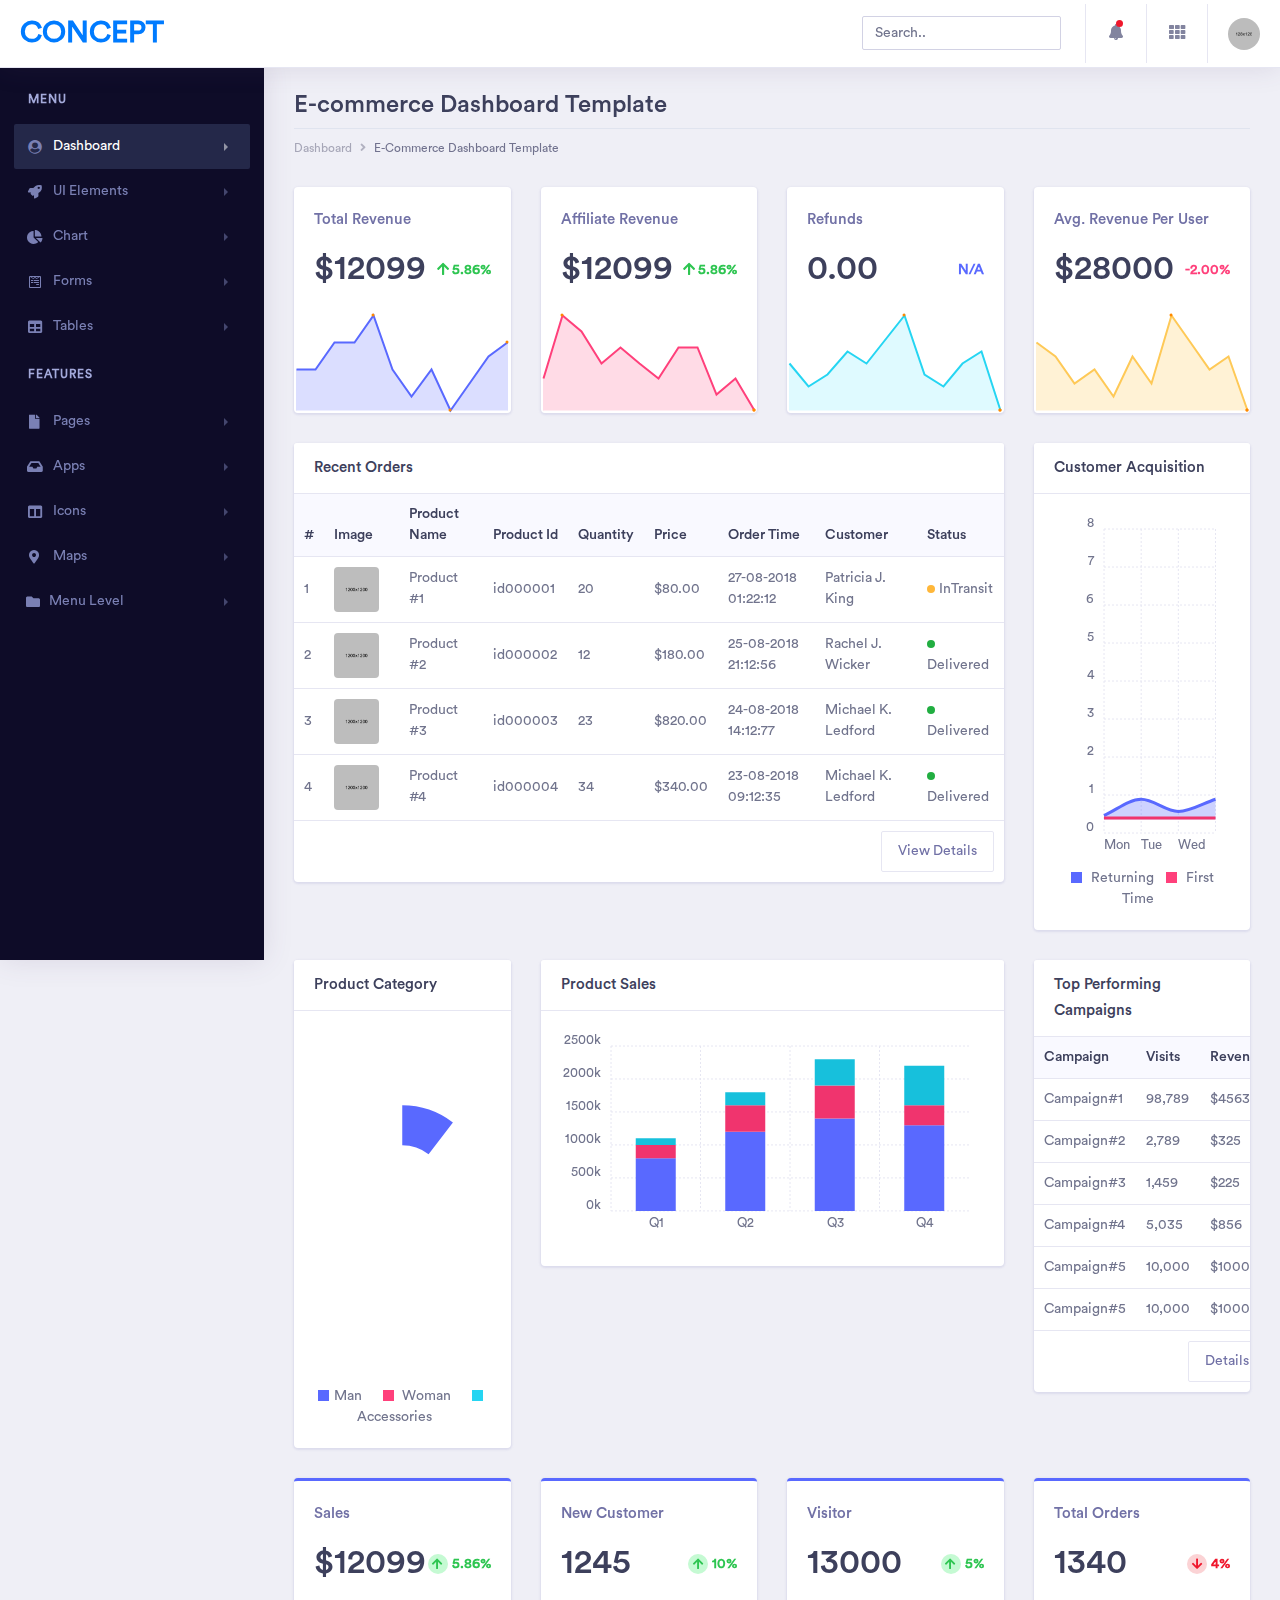
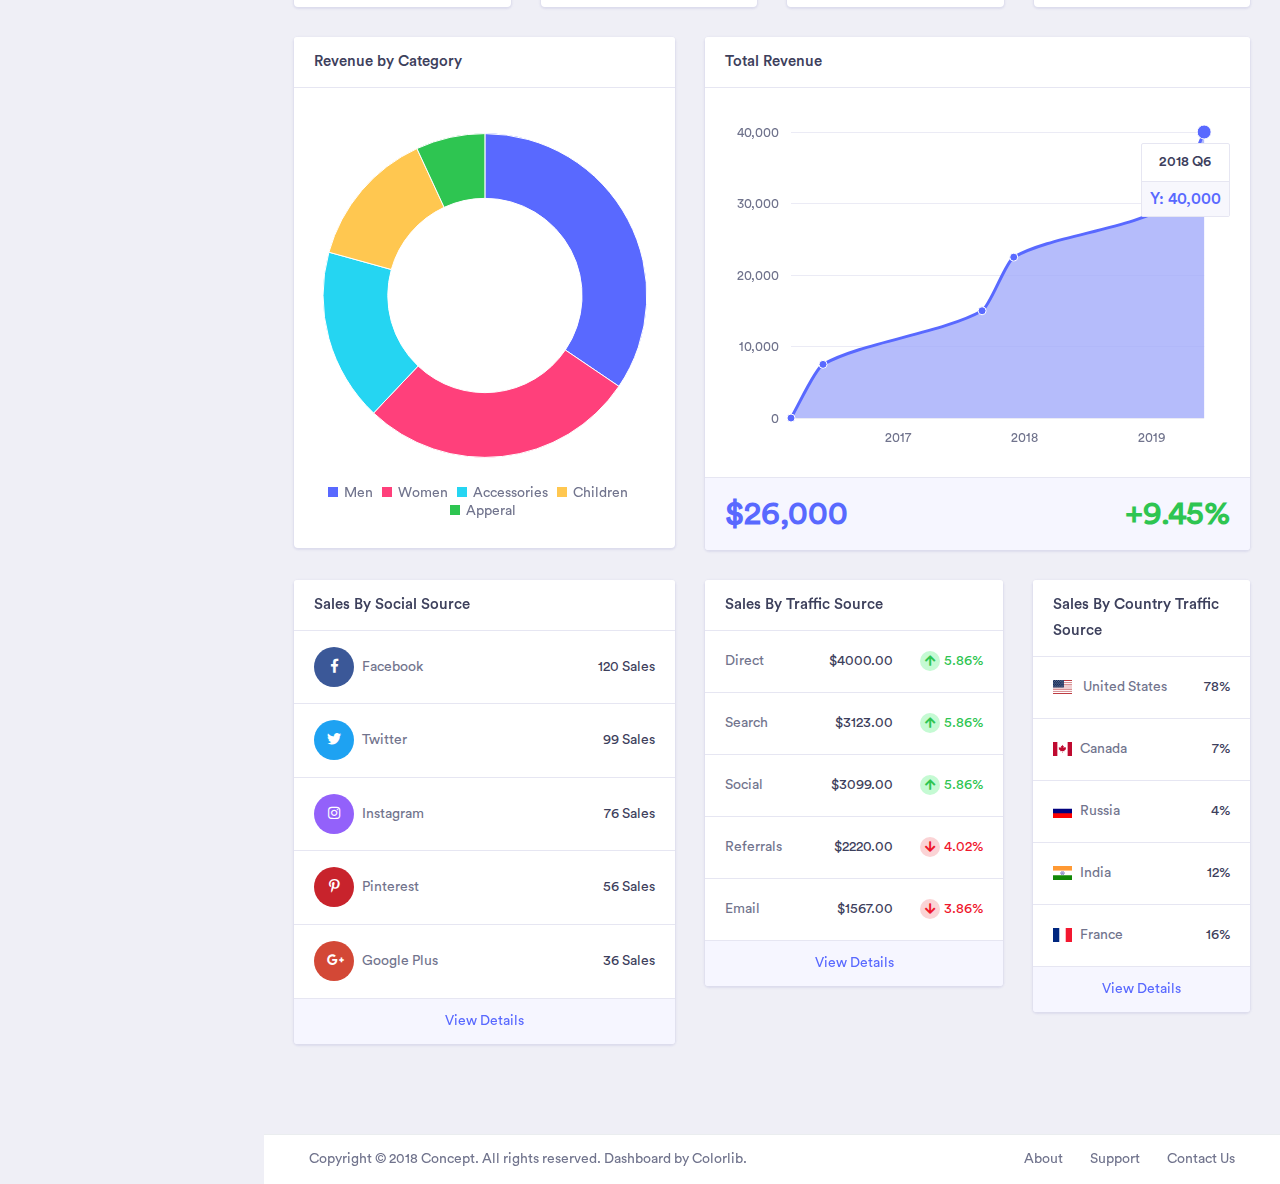
<file: concept-master/index.html>
<!doctype html>
<html lang="en">
 
<head>
    <!-- Required meta tags -->
    <meta charset="utf-8">
    <meta name="viewport" content="width=device-width, initial-scale=1, shrink-to-fit=no">
    <!-- Bootstrap CSS -->
    <link rel="stylesheet" href="assets/vendor/bootstrap/css/bootstrap.min.css">
    <link href="assets/vendor/fonts/circular-std/style.css" rel="stylesheet">
    <link rel="stylesheet" href="assets/libs/css/style.css">
    <link rel="stylesheet" href="assets/vendor/fonts/fontawesome/css/fontawesome-all.css">
    <link rel="stylesheet" href="assets/vendor/charts/chartist-bundle/chartist.css">
    <link rel="stylesheet" href="assets/vendor/charts/morris-bundle/morris.css">
    <link rel="stylesheet" href="assets/vendor/fonts/material-design-iconic-font/css/materialdesignicons.min.css">
    <link rel="stylesheet" href="assets/vendor/charts/c3charts/c3.css">
    <link rel="stylesheet" href="assets/vendor/fonts/flag-icon-css/flag-icon.min.css">
    <title>Concept - Bootstrap 4 Admin Dashboard Template</title>
</head>

<body>
    <!-- ============================================================== -->
    <!-- main wrapper -->
    <!-- ============================================================== -->
    <div class="dashboard-main-wrapper">
        <!-- ============================================================== -->
        <!-- navbar -->
        <!-- ============================================================== -->
        <div class="dashboard-header">
            <nav class="navbar navbar-expand-lg bg-white fixed-top">
                <a class="navbar-brand" href="index.html">Concept</a>
                <button class="navbar-toggler" type="button" data-toggle="collapse" data-target="#navbarSupportedContent" aria-controls="navbarSupportedContent" aria-expanded="false" aria-label="Toggle navigation">
                    <span class="navbar-toggler-icon"></span>
                </button>
                <div class="collapse navbar-collapse " id="navbarSupportedContent">
                    <ul class="navbar-nav ml-auto navbar-right-top">
                        <li class="nav-item">
                            <div id="custom-search" class="top-search-bar">
                                <input class="form-control" type="text" placeholder="Search..">
                            </div>
                        </li>
                        <li class="nav-item dropdown notification">
                            <a class="nav-link nav-icons" href="#" id="navbarDropdownMenuLink1" data-toggle="dropdown" aria-haspopup="true" aria-expanded="false"><i class="fas fa-fw fa-bell"></i> <span class="indicator"></span></a>
                            <ul class="dropdown-menu dropdown-menu-right notification-dropdown">
                                <li>
                                    <div class="notification-title"> Notification</div>
                                    <div class="notification-list">
                                        <div class="list-group">
                                            <a href="#" class="list-group-item list-group-item-action active">
                                                <div class="notification-info">
                                                    <div class="notification-list-user-img"><img src="assets/images/avatar-2.jpg" alt="" class="user-avatar-md rounded-circle"></div>
                                                    <div class="notification-list-user-block"><span class="notification-list-user-name">Jeremy Rakestraw</span>accepted your invitation to join the team.
                                                        <div class="notification-date">2 min ago</div>
                                                    </div>
                                                </div>
                                            </a>
                                            <a href="#" class="list-group-item list-group-item-action">
                                                <div class="notification-info">
                                                    <div class="notification-list-user-img"><img src="assets/images/avatar-3.jpg" alt="" class="user-avatar-md rounded-circle"></div>
                                                    <div class="notification-list-user-block"><span class="notification-list-user-name">John Abraham </span>is now following you
                                                        <div class="notification-date">2 days ago</div>
                                                    </div>
                                                </div>
                                            </a>
                                            <a href="#" class="list-group-item list-group-item-action">
                                                <div class="notification-info">
                                                    <div class="notification-list-user-img"><img src="assets/images/avatar-4.jpg" alt="" class="user-avatar-md rounded-circle"></div>
                                                    <div class="notification-list-user-block"><span class="notification-list-user-name">Monaan Pechi</span> is watching your main repository
                                                        <div class="notification-date">2 min ago</div>
                                                    </div>
                                                </div>
                                            </a>
                                            <a href="#" class="list-group-item list-group-item-action">
                                                <div class="notification-info">
                                                    <div class="notification-list-user-img"><img src="assets/images/avatar-5.jpg" alt="" class="user-avatar-md rounded-circle"></div>
                                                    <div class="notification-list-user-block"><span class="notification-list-user-name">Jessica Caruso</span>accepted your invitation to join the team.
                                                        <div class="notification-date">2 min ago</div>
                                                    </div>
                                                </div>
                                            </a>
                                        </div>
                                    </div>
                                </li>
                                <li>
                                    <div class="list-footer"> <a href="#">View all notifications</a></div>
                                </li>
                            </ul>
                        </li>
                        <li class="nav-item dropdown connection">
                            <a class="nav-link" href="#" id="navbarDropdown" role="button" data-toggle="dropdown" aria-haspopup="true" aria-expanded="false"> <i class="fas fa-fw fa-th"></i> </a>
                            <ul class="dropdown-menu dropdown-menu-right connection-dropdown">
                                <li class="connection-list">
                                    <div class="row">
                                        <div class="col-xl-4 col-lg-4 col-md-6 col-sm-12 col-12 ">
                                            <a href="#" class="connection-item"><img src="assets/images/github.png" alt="" > <span>Github</span></a>
                                        </div>
                                        <div class="col-xl-4 col-lg-4 col-md-6 col-sm-12 col-12 ">
                                            <a href="#" class="connection-item"><img src="assets/images/dribbble.png" alt="" > <span>Dribbble</span></a>
                                        </div>
                                        <div class="col-xl-4 col-lg-4 col-md-6 col-sm-12 col-12 ">
                                            <a href="#" class="connection-item"><img src="assets/images/dropbox.png" alt="" > <span>Dropbox</span></a>
                                        </div>
                                    </div>
                                    <div class="row">
                                        <div class="col-xl-4 col-lg-4 col-md-6 col-sm-12 col-12 ">
                                            <a href="#" class="connection-item"><img src="assets/images/bitbucket.png" alt=""> <span>Bitbucket</span></a>
                                        </div>
                                        <div class="col-xl-4 col-lg-4 col-md-6 col-sm-12 col-12 ">
                                            <a href="#" class="connection-item"><img src="assets/images/mail_chimp.png" alt="" ><span>Mail chimp</span></a>
                                        </div>
                                        <div class="col-xl-4 col-lg-4 col-md-6 col-sm-12 col-12 ">
                                            <a href="#" class="connection-item"><img src="assets/images/slack.png" alt="" > <span>Slack</span></a>
                                        </div>
                                    </div>
                                </li>
                                <li>
                                    <div class="conntection-footer"><a href="#">More</a></div>
                                </li>
                            </ul>
                        </li>
                        <li class="nav-item dropdown nav-user">
                            <a class="nav-link nav-user-img" href="#" id="navbarDropdownMenuLink2" data-toggle="dropdown" aria-haspopup="true" aria-expanded="false"><img src="assets/images/avatar-1.jpg" alt="" class="user-avatar-md rounded-circle"></a>
                            <div class="dropdown-menu dropdown-menu-right nav-user-dropdown" aria-labelledby="navbarDropdownMenuLink2">
                                <div class="nav-user-info">
                                    <h5 class="mb-0 text-white nav-user-name">John Abraham </h5>
                                    <span class="status"></span><span class="ml-2">Available</span>
                                </div>
                                <a class="dropdown-item" href="#"><i class="fas fa-user mr-2"></i>Account</a>
                                <a class="dropdown-item" href="#"><i class="fas fa-cog mr-2"></i>Setting</a>
                                <a class="dropdown-item" href="#"><i class="fas fa-power-off mr-2"></i>Logout</a>
                            </div>
                        </li>
                    </ul>
                </div>
            </nav>
        </div>
        <!-- ============================================================== -->
        <!-- end navbar -->
        <!-- ============================================================== -->
        <!-- ============================================================== -->
        <!-- left sidebar -->
        <!-- ============================================================== -->
        <div class="nav-left-sidebar sidebar-dark">
            <div class="menu-list">
                <nav class="navbar navbar-expand-lg navbar-light">
                    <a class="d-xl-none d-lg-none" href="#">Dashboard</a>
                    <button class="navbar-toggler" type="button" data-toggle="collapse" data-target="#navbarNav" aria-controls="navbarNav" aria-expanded="false" aria-label="Toggle navigation">
                        <span class="navbar-toggler-icon"></span>
                    </button>
                    <div class="collapse navbar-collapse" id="navbarNav">
                        <ul class="navbar-nav flex-column">
                            <li class="nav-divider">
                                Menu
                            </li>
                            <li class="nav-item ">
                                <a class="nav-link active" href="#" data-toggle="collapse" aria-expanded="false" data-target="#submenu-1" aria-controls="submenu-1"><i class="fa fa-fw fa-user-circle"></i>Dashboard <span class="badge badge-success">6</span></a>
                                <div id="submenu-1" class="collapse submenu" style="">
                                    <ul class="nav flex-column">
                                        <li class="nav-item">
                                            <a class="nav-link" href="#" data-toggle="collapse" aria-expanded="false" data-target="#submenu-1-2" aria-controls="submenu-1-2">E-Commerce</a>
                                            <div id="submenu-1-2" class="collapse submenu" style="">
                                                <ul class="nav flex-column">
                                                    <li class="nav-item">
                                                        <a class="nav-link" href="index.html">E Commerce Dashboard</a>
                                                    </li>
                                                    <li class="nav-item">
                                                        <a class="nav-link" href="ecommerce-product.html">Product List</a>
                                                    </li>
                                                    <li class="nav-item">
                                                        <a class="nav-link" href="ecommerce-product-single.html">Product Single</a>
                                                    </li>
                                                    <li class="nav-item">
                                                        <a class="nav-link" href="ecommerce-product-checkout.html">Product Checkout</a>
                                                    </li>
                                                </ul>
                                            </div>
                                        </li>
                                        <li class="nav-item">
                                            <a class="nav-link" href="dashboard-finance.html">Finance</a>
                                        </li>
                                        <li class="nav-item">
                                            <a class="nav-link" href="dashboard-sales.html">Sales</a>
                                        </li>
                                        <li class="nav-item">
                                            <a class="nav-link" href="#" data-toggle="collapse" aria-expanded="false" data-target="#submenu-1-1" aria-controls="submenu-1-1">Infulencer</a>
                                            <div id="submenu-1-1" class="collapse submenu" style="">
                                                <ul class="nav flex-column">
                                                    <li class="nav-item">
                                                        <a class="nav-link" href="dashboard-influencer.html">Influencer</a>
                                                    </li>
                                                    <li class="nav-item">
                                                        <a class="nav-link" href="influencer-finder.html">Influencer Finder</a>
                                                    </li>
                                                    <li class="nav-item">
                                                        <a class="nav-link" href="influencer-profile.html">Influencer Profile</a>
                                                    </li>
                                                </ul>
                                            </div>
                                        </li>
                                    </ul>
                                </div>
                            </li>
                            <li class="nav-item">
                                <a class="nav-link" href="#" data-toggle="collapse" aria-expanded="false" data-target="#submenu-2" aria-controls="submenu-2"><i class="fa fa-fw fa-rocket"></i>UI Elements</a>
                                <div id="submenu-2" class="collapse submenu" style="">
                                    <ul class="nav flex-column">
                                        <li class="nav-item">
                                            <a class="nav-link" href="pages/cards.html">Cards <span class="badge badge-secondary">New</span></a>
                                        </li>
                                        <li class="nav-item">
                                            <a class="nav-link" href="pages/general.html">General</a>
                                        </li>
                                        <li class="nav-item">
                                            <a class="nav-link" href="pages/carousel.html">Carousel</a>
                                        </li>
                                        <li class="nav-item">
                                            <a class="nav-link" href="pages/listgroup.html">List Group</a>
                                        </li>
                                        <li class="nav-item">
                                            <a class="nav-link" href="pages/typography.html">Typography</a>
                                        </li>
                                        <li class="nav-item">
                                            <a class="nav-link" href="pages/accordions.html">Accordions</a>
                                        </li>
                                        <li class="nav-item">
                                            <a class="nav-link" href="pages/tabs.html">Tabs</a>
                                        </li>
                                    </ul>
                                </div>
                            </li>
                            <li class="nav-item">
                                <a class="nav-link" href="#" data-toggle="collapse" aria-expanded="false" data-target="#submenu-3" aria-controls="submenu-3"><i class="fas fa-fw fa-chart-pie"></i>Chart</a>
                                <div id="submenu-3" class="collapse submenu" style="">
                                    <ul class="nav flex-column">
                                        <li class="nav-item">
                                            <a class="nav-link" href="pages/chart-c3.html">C3 Charts</a>
                                        </li>
                                        <li class="nav-item">
                                            <a class="nav-link" href="pages/chart-chartist.html">Chartist Charts</a>
                                        </li>
                                        <li class="nav-item">
                                            <a class="nav-link" href="pages/chart-charts.html">Chart</a>
                                        </li>
                                        <li class="nav-item">
                                            <a class="nav-link" href="pages/chart-morris.html">Morris</a>
                                        </li>
                                        <li class="nav-item">
                                            <a class="nav-link" href="pages/chart-sparkline.html">Sparkline</a>
                                        </li>
                                        <li class="nav-item">
                                            <a class="nav-link" href="pages/chart-gauge.html">Guage</a>
                                        </li>
                                    </ul>
                                </div>
                            </li>
                            <li class="nav-item ">
                                <a class="nav-link" href="#" data-toggle="collapse" aria-expanded="false" data-target="#submenu-4" aria-controls="submenu-4"><i class="fab fa-fw fa-wpforms"></i>Forms</a>
                                <div id="submenu-4" class="collapse submenu" style="">
                                    <ul class="nav flex-column">
                                        <li class="nav-item">
                                            <a class="nav-link" href="pages/form-elements.html">Form Elements</a>
                                        </li>
                                        <li class="nav-item">
                                            <a class="nav-link" href="pages/form-validation.html">Parsely Validations</a>
                                        </li>
                                        <li class="nav-item">
                                            <a class="nav-link" href="pages/multiselect.html">Multiselect</a>
                                        </li>
                                        <li class="nav-item">
                                            <a class="nav-link" href="pages/datepicker.html">Date Picker</a>
                                        </li>
                                        <li class="nav-item">
                                            <a class="nav-link" href="pages/bootstrap-select.html">Bootstrap Select</a>
                                        </li>
                                    </ul>
                                </div>
                            </li>
                            <li class="nav-item">
                                <a class="nav-link" href="#" data-toggle="collapse" aria-expanded="false" data-target="#submenu-5" aria-controls="submenu-5"><i class="fas fa-fw fa-table"></i>Tables</a>
                                <div id="submenu-5" class="collapse submenu" style="">
                                    <ul class="nav flex-column">
                                        <li class="nav-item">
                                            <a class="nav-link" href="pages/general-table.html">General Tables</a>
                                        </li>
                                        <li class="nav-item">
                                            <a class="nav-link" href="pages/data-tables.html">Data Tables</a>
                                        </li>
                                    </ul>
                                </div>
                            </li>
                            <li class="nav-divider">
                                Features
                            </li>
                            <li class="nav-item">
                                <a class="nav-link" href="#" data-toggle="collapse" aria-expanded="false" data-target="#submenu-6" aria-controls="submenu-6"><i class="fas fa-fw fa-file"></i> Pages </a>
                                <div id="submenu-6" class="collapse submenu" style="">
                                    <ul class="nav flex-column">
                                        <li class="nav-item">
                                            <a class="nav-link" href="pages/blank-page.html">Blank Page</a>
                                        </li>
                                        <li class="nav-item">
                                            <a class="nav-link" href="pages/blank-page-header.html">Blank Page Header</a>
                                        </li>
                                        <li class="nav-item">
                                            <a class="nav-link" href="pages/login.html">Login</a>
                                        </li>
                                        <li class="nav-item">
                                            <a class="nav-link" href="pages/404-page.html">404 page</a>
                                        </li>
                                        <li class="nav-item">
                                            <a class="nav-link" href="pages/sign-up.html">Sign up Page</a>
                                        </li>
                                        <li class="nav-item">
                                            <a class="nav-link" href="pages/forgot-password.html">Forgot Password</a>
                                        </li>
                                        <li class="nav-item">
                                            <a class="nav-link" href="pages/pricing.html">Pricing Tables</a>
                                        </li>
                                        <li class="nav-item">
                                            <a class="nav-link" href="pages/timeline.html">Timeline</a>
                                        </li>
                                        <li class="nav-item">
                                            <a class="nav-link" href="pages/calendar.html">Calendar</a>
                                        </li>
                                        <li class="nav-item">
                                            <a class="nav-link" href="pages/sortable-nestable-lists.html">Sortable/Nestable List</a>
                                        </li>
                                        <li class="nav-item">
                                            <a class="nav-link" href="pages/widgets.html">Widgets</a>
                                        </li>
                                        <li class="nav-item">
                                            <a class="nav-link" href="pages/media-object.html">Media Objects</a>
                                        </li>
                                        <li class="nav-item">
                                            <a class="nav-link" href="pages/cropper-image.html">Cropper</a>
                                        </li>
                                        <li class="nav-item">
                                            <a class="nav-link" href="pages/color-picker.html">Color Picker</a>
                                        </li>
                                    </ul>
                                </div>
                            </li>
                            <li class="nav-item">
                                <a class="nav-link" href="#" data-toggle="collapse" aria-expanded="false" data-target="#submenu-7" aria-controls="submenu-7"><i class="fas fa-fw fa-inbox"></i>Apps <span class="badge badge-secondary">New</span></a>
                                <div id="submenu-7" class="collapse submenu" style="">
                                    <ul class="nav flex-column">
                                        <li class="nav-item">
                                            <a class="nav-link" href="pages/inbox.html">Inbox</a>
                                        </li>
                                        <li class="nav-item">
                                            <a class="nav-link" href="pages/email-details.html">Email Detail</a>
                                        </li>
                                        <li class="nav-item">
                                            <a class="nav-link" href="pages/email-compose.html">Email Compose</a>
                                        </li>
                                        <li class="nav-item">
                                            <a class="nav-link" href="pages/message-chat.html">Message Chat</a>
                                        </li>
                                    </ul>
                                </div>
                            </li>
                            <li class="nav-item">
                                <a class="nav-link" href="#" data-toggle="collapse" aria-expanded="false" data-target="#submenu-8" aria-controls="submenu-8"><i class="fas fa-fw fa-columns"></i>Icons</a>
                                <div id="submenu-8" class="collapse submenu" style="">
                                    <ul class="nav flex-column">
                                        <li class="nav-item">
                                            <a class="nav-link" href="pages/icon-fontawesome.html">FontAwesome Icons</a>
                                        </li>
                                        <li class="nav-item">
                                            <a class="nav-link" href="pages/icon-material.html">Material Icons</a>
                                        </li>
                                        <li class="nav-item">
                                            <a class="nav-link" href="pages/icon-simple-lineicon.html">Simpleline Icon</a>
                                        </li>
                                        <li class="nav-item">
                                            <a class="nav-link" href="pages/icon-themify.html">Themify Icon</a>
                                        </li>
                                        <li class="nav-item">
                                            <a class="nav-link" href="pages/icon-flag.html">Flag Icons</a>
                                        </li>
                                        <li class="nav-item">
                                            <a class="nav-link" href="pages/icon-weather.html">Weather Icon</a>
                                        </li>
                                    </ul>
                                </div>
                            </li>
                            <li class="nav-item">
                                <a class="nav-link" href="#" data-toggle="collapse" aria-expanded="false" data-target="#submenu-9" aria-controls="submenu-9"><i class="fas fa-fw fa-map-marker-alt"></i>Maps</a>
                                <div id="submenu-9" class="collapse submenu" style="">
                                    <ul class="nav flex-column">
                                        <li class="nav-item">
                                            <a class="nav-link" href="pages/map-google.html">Google Maps</a>
                                        </li>
                                        <li class="nav-item">
                                            <a class="nav-link" href="pages/map-vector.html">Vector Maps</a>
                                        </li>
                                    </ul>
                                </div>
                            </li>
                            <li class="nav-item">
                                <a class="nav-link" href="#" data-toggle="collapse" aria-expanded="false" data-target="#submenu-10" aria-controls="submenu-10"><i class="fas fa-f fa-folder"></i>Menu Level</a>
                                <div id="submenu-10" class="collapse submenu" style="">
                                    <ul class="nav flex-column">
                                        <li class="nav-item">
                                            <a class="nav-link" href="#">Level 1</a>
                                        </li>
                                        <li class="nav-item">
                                            <a class="nav-link" href="#" data-toggle="collapse" aria-expanded="false" data-target="#submenu-11" aria-controls="submenu-11">Level 2</a>
                                            <div id="submenu-11" class="collapse submenu" style="">
                                                <ul class="nav flex-column">
                                                    <li class="nav-item">
                                                        <a class="nav-link" href="#">Level 1</a>
                                                    </li>
                                                    <li class="nav-item">
                                                        <a class="nav-link" href="#">Level 2</a>
                                                    </li>
                                                </ul>
                                            </div>
                                        </li>
                                        <li class="nav-item">
                                            <a class="nav-link" href="#">Level 3</a>
                                        </li>
                                    </ul>
                                </div>
                            </li>
                        </ul>
                    </div>
                </nav>
            </div>
        </div>
        <!-- ============================================================== -->
        <!-- end left sidebar -->
        <!-- ============================================================== -->
        <!-- ============================================================== -->
        <!-- wrapper  -->
        <!-- ============================================================== -->
        <div class="dashboard-wrapper">
            <div class="dashboard-ecommerce">
                <div class="container-fluid dashboard-content ">
                    <!-- ============================================================== -->
                    <!-- pageheader  -->
                    <!-- ============================================================== -->
                    <div class="row">
                        <div class="col-xl-12 col-lg-12 col-md-12 col-sm-12 col-12">
                            <div class="page-header">
                                <h2 class="pageheader-title">E-commerce Dashboard Template </h2>
                                <p class="pageheader-text">Nulla euismod urna eros, sit amet scelerisque torton lectus vel mauris facilisis faucibus at enim quis massa lobortis rutrum.</p>
                                <div class="page-breadcrumb">
                                    <nav aria-label="breadcrumb">
                                        <ol class="breadcrumb">
                                            <li class="breadcrumb-item"><a href="#" class="breadcrumb-link">Dashboard</a></li>
                                            <li class="breadcrumb-item active" aria-current="page">E-Commerce Dashboard Template</li>
                                        </ol>
                                    </nav>
                                </div>
                            </div>
                        </div>
                    </div>
                    <!-- ============================================================== -->
                    <!-- end pageheader  -->
                    <!-- ============================================================== -->
                    <div class="ecommerce-widget">

                        <div class="row">
                            <div class="col-xl-3 col-lg-6 col-md-6 col-sm-12 col-12">
                                <div class="card">
                                    <div class="card-body">
                                        <h5 class="text-muted">Total Revenue</h5>
                                        <div class="metric-value d-inline-block">
                                            <h1 class="mb-1">$12099</h1>
                                        </div>
                                        <div class="metric-label d-inline-block float-right text-success font-weight-bold">
                                            <span><i class="fa fa-fw fa-arrow-up"></i></span><span>5.86%</span>
                                        </div>
                                    </div>
                                    <div id="sparkline-revenue"></div>
                                </div>
                            </div>
                            <div class="col-xl-3 col-lg-6 col-md-6 col-sm-12 col-12">
                                <div class="card">
                                    <div class="card-body">
                                        <h5 class="text-muted">Affiliate Revenue</h5>
                                        <div class="metric-value d-inline-block">
                                            <h1 class="mb-1">$12099</h1>
                                        </div>
                                        <div class="metric-label d-inline-block float-right text-success font-weight-bold">
                                            <span><i class="fa fa-fw fa-arrow-up"></i></span><span>5.86%</span>
                                        </div>
                                    </div>
                                    <div id="sparkline-revenue2"></div>
                                </div>
                            </div>
                            <div class="col-xl-3 col-lg-6 col-md-6 col-sm-12 col-12">
                                <div class="card">
                                    <div class="card-body">
                                        <h5 class="text-muted">Refunds</h5>
                                        <div class="metric-value d-inline-block">
                                            <h1 class="mb-1">0.00</h1>
                                        </div>
                                        <div class="metric-label d-inline-block float-right text-primary font-weight-bold">
                                            <span>N/A</span>
                                        </div>
                                    </div>
                                    <div id="sparkline-revenue3"></div>
                                </div>
                            </div>
                            <div class="col-xl-3 col-lg-6 col-md-6 col-sm-12 col-12">
                                <div class="card">
                                    <div class="card-body">
                                        <h5 class="text-muted">Avg. Revenue Per User</h5>
                                        <div class="metric-value d-inline-block">
                                            <h1 class="mb-1">$28000</h1>
                                        </div>
                                        <div class="metric-label d-inline-block float-right text-secondary font-weight-bold">
                                            <span>-2.00%</span>
                                        </div>
                                    </div>
                                    <div id="sparkline-revenue4"></div>
                                </div>
                            </div>
                        </div>
                        <div class="row">
                            <!-- ============================================================== -->
                      
                            <!-- ============================================================== -->

                                          <!-- recent orders  -->
                            <!-- ============================================================== -->
                            <div class="col-xl-9 col-lg-12 col-md-6 col-sm-12 col-12">
                                <div class="card">
                                    <h5 class="card-header">Recent Orders</h5>
                                    <div class="card-body p-0">
                                        <div class="table-responsive">
                                            <table class="table">
                                                <thead class="bg-light">
                                                    <tr class="border-0">
                                                        <th class="border-0">#</th>
                                                        <th class="border-0">Image</th>
                                                        <th class="border-0">Product Name</th>
                                                        <th class="border-0">Product Id</th>
                                                        <th class="border-0">Quantity</th>
                                                        <th class="border-0">Price</th>
                                                        <th class="border-0">Order Time</th>
                                                        <th class="border-0">Customer</th>
                                                        <th class="border-0">Status</th>
                                                    </tr>
                                                </thead>
                                                <tbody>
                                                    <tr>
                                                        <td>1</td>
                                                        <td>
                                                            <div class="m-r-10"><img src="assets/images/product-pic.jpg" alt="user" class="rounded" width="45"></div>
                                                        </td>
                                                        <td>Product #1 </td>
                                                        <td>id000001 </td>
                                                        <td>20</td>
                                                        <td>$80.00</td>
                                                        <td>27-08-2018 01:22:12</td>
                                                        <td>Patricia J. King </td>
                                                        <td><span class="badge-dot badge-brand mr-1"></span>InTransit </td>
                                                    </tr>
                                                    <tr>
                                                        <td>2</td>
                                                        <td>
                                                            <div class="m-r-10"><img src="assets/images/product-pic-2.jpg" alt="user" class="rounded" width="45"></div>
                                                        </td>
                                                        <td>Product #2 </td>
                                                        <td>id000002 </td>
                                                        <td>12</td>
                                                        <td>$180.00</td>
                                                        <td>25-08-2018 21:12:56</td>
                                                        <td>Rachel J. Wicker </td>
                                                        <td><span class="badge-dot badge-success mr-1"></span>Delivered </td>
                                                    </tr>
                                                    <tr>
                                                        <td>3</td>
                                                        <td>
                                                            <div class="m-r-10"><img src="assets/images/product-pic-3.jpg" alt="user" class="rounded" width="45"></div>
                                                        </td>
                                                        <td>Product #3 </td>
                                                        <td>id000003 </td>
                                                        <td>23</td>
                                                        <td>$820.00</td>
                                                        <td>24-08-2018 14:12:77</td>
                                                        <td>Michael K. Ledford </td>
                                                        <td><span class="badge-dot badge-success mr-1"></span>Delivered </td>
                                                    </tr>
                                                    <tr>
                                                        <td>4</td>
                                                        <td>
                                                            <div class="m-r-10"><img src="assets/images/product-pic-4.jpg" alt="user" class="rounded" width="45"></div>
                                                        </td>
                                                        <td>Product #4 </td>
                                                        <td>id000004 </td>
                                                        <td>34</td>
                                                        <td>$340.00</td>
                                                        <td>23-08-2018 09:12:35</td>
                                                        <td>Michael K. Ledford </td>
                                                        <td><span class="badge-dot badge-success mr-1"></span>Delivered </td>
                                                    </tr>
                                                    <tr>
                                                        <td colspan="9"><a href="#" class="btn btn-outline-light float-right">View Details</a></td>
                                                    </tr>
                                                </tbody>
                                            </table>
                                        </div>
                                    </div>
                                </div>
                            </div>
                            <!-- ============================================================== -->
                            <!-- end recent orders  -->

    
                            <!-- ============================================================== -->
                            <!-- ============================================================== -->
                            <!-- customer acquistion  -->
                            <!-- ============================================================== -->
                            <div class="col-xl-3 col-lg-6 col-md-6 col-sm-12 col-12">
                                <div class="card">
                                    <h5 class="card-header">Customer Acquisition</h5>
                                    <div class="card-body">
                                        <div class="ct-chart ct-golden-section" style="height: 354px;"></div>
                                        <div class="text-center">
                                            <span class="legend-item mr-2">
                                                    <span class="fa-xs text-primary mr-1 legend-tile"><i class="fa fa-fw fa-square-full"></i></span>
                                            <span class="legend-text">Returning</span>
                                            </span>
                                            <span class="legend-item mr-2">

                                                    <span class="fa-xs text-secondary mr-1 legend-tile"><i class="fa fa-fw fa-square-full"></i></span>
                                            <span class="legend-text">First Time</span>
                                            </span>
                                        </div>
                                    </div>
                                </div>
                            </div>
                            <!-- ============================================================== -->
                            <!-- end customer acquistion  -->
                            <!-- ============================================================== -->
                        </div>
                        <div class="row">
                            <!-- ============================================================== -->
              				                        <!-- product category  -->
                            <!-- ============================================================== -->
                            <div class="col-xl-3 col-lg-6 col-md-6 col-sm-12 col-12">
                                <div class="card">
                                    <h5 class="card-header"> Product Category</h5>
                                    <div class="card-body">
                                        <div class="ct-chart-category ct-golden-section" style="height: 315px;"></div>
                                        <div class="text-center m-t-40">
                                            <span class="legend-item mr-3">
                                                    <span class="fa-xs text-primary mr-1 legend-tile"><i class="fa fa-fw fa-square-full "></i></span><span class="legend-text">Man</span>
                                            </span>
                                            <span class="legend-item mr-3">
                                                <span class="fa-xs text-secondary mr-1 legend-tile"><i class="fa fa-fw fa-square-full"></i></span>
                                            <span class="legend-text">Woman</span>
                                            </span>
                                            <span class="legend-item mr-3">
                                                <span class="fa-xs text-info mr-1 legend-tile"><i class="fa fa-fw fa-square-full"></i></span>
                                            <span class="legend-text">Accessories</span>
                                            </span>
                                        </div>
                                    </div>
                                </div>
                            </div>
                            <!-- ============================================================== -->
                            <!-- end product category  -->
                                   <!-- product sales  -->
                            <!-- ============================================================== -->
                            <div class="col-xl-6 col-lg-12 col-md-12 col-sm-12 col-12">
                                <div class="card">
                                    <div class="card-header">
                                        <!-- <div class="float-right">
                                                <select class="custom-select">
                                                    <option selected>Today</option>
                                                    <option value="1">Weekly</option>
                                                    <option value="2">Monthly</option>
                                                    <option value="3">Yearly</option>
                                                </select>
                                            </div> -->
                                        <h5 class="mb-0"> Product Sales</h5>
                                    </div>
                                    <div class="card-body">
                                        <div class="ct-chart-product ct-golden-section"></div>
                                    </div>
                                </div>
                            </div>
                            <!-- ============================================================== -->
                            <!-- end product sales  -->
                            <!-- ============================================================== -->
                            <div class="col-xl-3 col-lg-12 col-md-6 col-sm-12 col-12">
                                <!-- ============================================================== -->
                                <!-- top perfomimg  -->
                                <!-- ============================================================== -->
                                <div class="card">
                                    <h5 class="card-header">Top Performing Campaigns</h5>
                                    <div class="card-body p-0">
                                        <div class="table-responsive">
                                            <table class="table no-wrap p-table">
                                                <thead class="bg-light">
                                                    <tr class="border-0">
                                                        <th class="border-0">Campaign</th>
                                                        <th class="border-0">Visits</th>
                                                        <th class="border-0">Revenue</th>
                                                    </tr>
                                                </thead>
                                                <tbody>
                                                    <tr>
                                                        <td>Campaign#1</td>
                                                        <td>98,789 </td>
                                                        <td>$4563</td>
                                                    </tr>
                                                    <tr>
                                                        <td>Campaign#2</td>
                                                        <td>2,789 </td>
                                                        <td>$325</td>
                                                    </tr>
                                                    <tr>
                                                        <td>Campaign#3</td>
                                                        <td>1,459 </td>
                                                        <td>$225</td>
                                                    </tr>
                                                    <tr>
                                                        <td>Campaign#4</td>
                                                        <td>5,035 </td>
                                                        <td>$856</td>
                                                    </tr>
                                                    <tr>
                                                        <td>Campaign#5</td>
                                                        <td>10,000 </td>
                                                        <td>$1000</td>
                                                    </tr>
                                                    <tr>
                                                        <td>Campaign#5</td>
                                                        <td>10,000 </td>
                                                        <td>$1000</td>
                                                    </tr>
                                                    <tr>
                                                        <td colspan="3">
                                                            <a href="#" class="btn btn-outline-light float-right">Details</a>
                                                        </td>
                                                    </tr>
                                                </tbody>
                                            </table>
                                        </div>
                                    </div>
                                </div>
                                <!-- ============================================================== -->
                                <!-- end top perfomimg  -->
                                <!-- ============================================================== -->
                            </div>
                        </div>

                        <div class="row">
                            <!-- ============================================================== -->
                            <!-- sales  -->
                            <!-- ============================================================== -->
                            <div class="col-xl-3 col-lg-3 col-md-6 col-sm-12 col-12">
                                <div class="card border-3 border-top border-top-primary">
                                    <div class="card-body">
                                        <h5 class="text-muted">Sales</h5>
                                        <div class="metric-value d-inline-block">
                                            <h1 class="mb-1">$12099</h1>
                                        </div>
                                        <div class="metric-label d-inline-block float-right text-success font-weight-bold">
                                            <span class="icon-circle-small icon-box-xs text-success bg-success-light"><i class="fa fa-fw fa-arrow-up"></i></span><span class="ml-1">5.86%</span>
                                        </div>
                                    </div>
                                </div>
                            </div>
                            <!-- ============================================================== -->
                            <!-- end sales  -->
                            <!-- ============================================================== -->
                            <!-- ============================================================== -->
                            <!-- new customer  -->
                            <!-- ============================================================== -->
                            <div class="col-xl-3 col-lg-3 col-md-6 col-sm-12 col-12">
                                <div class="card border-3 border-top border-top-primary">
                                    <div class="card-body">
                                        <h5 class="text-muted">New Customer</h5>
                                        <div class="metric-value d-inline-block">
                                            <h1 class="mb-1">1245</h1>
                                        </div>
                                        <div class="metric-label d-inline-block float-right text-success font-weight-bold">
                                            <span class="icon-circle-small icon-box-xs text-success bg-success-light"><i class="fa fa-fw fa-arrow-up"></i></span><span class="ml-1">10%</span>
                                        </div>
                                    </div>
                                </div>
                            </div>
                            <!-- ============================================================== -->
                            <!-- end new customer  -->
                            <!-- ============================================================== -->
                            <!-- ============================================================== -->
                            <!-- visitor  -->
                            <!-- ============================================================== -->
                            <div class="col-xl-3 col-lg-3 col-md-6 col-sm-12 col-12">
                                <div class="card border-3 border-top border-top-primary">
                                    <div class="card-body">
                                        <h5 class="text-muted">Visitor</h5>
                                        <div class="metric-value d-inline-block">
                                            <h1 class="mb-1">13000</h1>
                                        </div>
                                        <div class="metric-label d-inline-block float-right text-success font-weight-bold">
                                            <span class="icon-circle-small icon-box-xs text-success bg-success-light"><i class="fa fa-fw fa-arrow-up"></i></span><span class="ml-1">5%</span>
                                        </div>
                                    </div>
                                </div>
                            </div>
                            <!-- ============================================================== -->
                            <!-- end visitor  -->
                            <!-- ============================================================== -->
                            <!-- ============================================================== -->
                            <!-- total orders  -->
                            <!-- ============================================================== -->
                            <div class="col-xl-3 col-lg-3 col-md-6 col-sm-12 col-12">
                                <div class="card border-3 border-top border-top-primary">
                                    <div class="card-body">
                                        <h5 class="text-muted">Total Orders</h5>
                                        <div class="metric-value d-inline-block">
                                            <h1 class="mb-1">1340</h1>
                                        </div>
                                        <div class="metric-label d-inline-block float-right text-danger font-weight-bold">
                                            <span class="icon-circle-small icon-box-xs text-danger bg-danger-light bg-danger-light "><i class="fa fa-fw fa-arrow-down"></i></span><span class="ml-1">4%</span>
                                        </div>
                                    </div>
                                </div>
                            </div>
                            <!-- ============================================================== -->
                            <!-- end total orders  -->
                            <!-- ============================================================== -->
                        </div>
                        <div class="row">
                            <!-- ============================================================== -->
                            <!-- total revenue  -->
                            <!-- ============================================================== -->
  
                            
                            <!-- ============================================================== -->
                            <!-- ============================================================== -->
                            <!-- category revenue  -->
                            <!-- ============================================================== -->
                            <div class="col-xl-5 col-lg-5 col-md-12 col-sm-12 col-12">
                                <div class="card">
                                    <h5 class="card-header">Revenue by Category</h5>
                                    <div class="card-body">
                                        <div id="c3chart_category" style="height: 420px;"></div>
                                    </div>
                                </div>
                            </div>
                            <!-- ============================================================== -->
                            <!-- end category revenue  -->
                            <!-- ============================================================== -->

                            <div class="col-xl-7 col-lg-7 col-md-12 col-sm-12 col-12">
                                <div class="card">
                                    <h5 class="card-header"> Total Revenue</h5>
                                    <div class="card-body">
                                        <div id="morris_totalrevenue"></div>
                                    </div>
                                    <div class="card-footer">
                                        <p class="display-7 font-weight-bold"><span class="text-primary d-inline-block">$26,000</span><span class="text-success float-right">+9.45%</span></p>
                                    </div>
                                </div>
                            </div>
                        </div>
                        <div class="row">
                            <div class="col-xl-5 col-lg-6 col-md-6 col-sm-12 col-12">
                                <!-- ============================================================== -->
                                <!-- social source  -->
                                <!-- ============================================================== -->
                                <div class="card">
                                    <h5 class="card-header"> Sales By Social Source</h5>
                                    <div class="card-body p-0">
                                        <ul class="social-sales list-group list-group-flush">
                                            <li class="list-group-item social-sales-content"><span class="social-sales-icon-circle facebook-bgcolor mr-2"><i class="fab fa-facebook-f"></i></span><span class="social-sales-name">Facebook</span><span class="social-sales-count text-dark">120 Sales</span>
                                            </li>
                                            <li class="list-group-item social-sales-content"><span class="social-sales-icon-circle twitter-bgcolor mr-2"><i class="fab fa-twitter"></i></span><span class="social-sales-name">Twitter</span><span class="social-sales-count text-dark">99 Sales</span>
                                            </li>
                                            <li class="list-group-item social-sales-content"><span class="social-sales-icon-circle instagram-bgcolor mr-2"><i class="fab fa-instagram"></i></span><span class="social-sales-name">Instagram</span><span class="social-sales-count text-dark">76 Sales</span>
                                            </li>
                                            <li class="list-group-item social-sales-content"><span class="social-sales-icon-circle pinterest-bgcolor mr-2"><i class="fab fa-pinterest-p"></i></span><span class="social-sales-name">Pinterest</span><span class="social-sales-count text-dark">56 Sales</span>
                                            </li>
                                            <li class="list-group-item social-sales-content"><span class="social-sales-icon-circle googleplus-bgcolor mr-2"><i class="fab fa-google-plus-g"></i></span><span class="social-sales-name">Google Plus</span><span class="social-sales-count text-dark">36 Sales</span>
                                            </li>
                                        </ul>
                                    </div>
                                    <div class="card-footer text-center">
                                        <a href="#" class="btn-primary-link">View Details</a>
                                    </div>
                                </div>
                                <!-- ============================================================== -->
                                <!-- end social source  -->
                                <!-- ============================================================== -->
                            </div>
                            <div class="col-xl-4 col-lg-6 col-md-6 col-sm-12 col-12">
                                <!-- ============================================================== -->
                                <!-- sales traffice source  -->
                                <!-- ============================================================== -->
                                <div class="card">
                                    <h5 class="card-header"> Sales By Traffic Source</h5>
                                    <div class="card-body p-0">
                                        <ul class="traffic-sales list-group list-group-flush">
                                            <li class="traffic-sales-content list-group-item "><span class="traffic-sales-name">Direct</span><span class="traffic-sales-amount">$4000.00  <span class="icon-circle-small icon-box-xs text-success ml-4 bg-success-light"><i class="fa fa-fw fa-arrow-up"></i></span><span class="ml-1 text-success">5.86%</span></span>
                                            </li>
                                            <li class="traffic-sales-content list-group-item"><span class="traffic-sales-name">Search<span class="traffic-sales-amount">$3123.00  <span class="icon-circle-small icon-box-xs text-success ml-4 bg-success-light"><i class="fa fa-fw fa-arrow-up"></i></span><span class="ml-1 text-success">5.86%</span></span>
                                                </span>
                                            </li>
                                            <li class="traffic-sales-content list-group-item"><span class="traffic-sales-name">Social<span class="traffic-sales-amount ">$3099.00  <span class="icon-circle-small icon-box-xs text-success ml-4 bg-success-light"><i class="fa fa-fw fa-arrow-up"></i></span><span class="ml-1 text-success">5.86%</span></span>
                                                </span>
                                            </li>
                                            <li class="traffic-sales-content list-group-item"><span class="traffic-sales-name">Referrals<span class="traffic-sales-amount ">$2220.00   <span class="icon-circle-small icon-box-xs text-danger ml-4 bg-danger-light"><i class="fa fa-fw fa-arrow-down"></i></span><span class="ml-1 text-danger">4.02%</span></span>
                                                </span>
                                            </li>
                                            <li class="traffic-sales-content list-group-item "><span class="traffic-sales-name">Email<span class="traffic-sales-amount">$1567.00   <span class="icon-circle-small icon-box-xs text-danger ml-4 bg-danger-light"><i class="fa fa-fw fa-arrow-down"></i></span><span class="ml-1 text-danger">3.86%</span></span>
                                                </span>
                                            </li>
                                        </ul>
                                    </div>
                                    <div class="card-footer text-center">
                                        <a href="#" class="btn-primary-link">View Details</a>
                                    </div>
                                </div>
                            </div>
                            <!-- ============================================================== -->
                            <!-- end sales traffice source  -->
                            <!-- ============================================================== -->
                            <!-- ============================================================== -->
                            <!-- sales traffic country source  -->
                            <!-- ============================================================== -->
                            <div class="col-xl-3 col-lg-12 col-md-6 col-sm-12 col-12">
                                <div class="card">
                                    <h5 class="card-header">Sales By Country Traffic Source</h5>
                                    <div class="card-body p-0">
                                        <ul class="country-sales list-group list-group-flush">
                                            <li class="country-sales-content list-group-item"><span class="mr-2"><i class="flag-icon flag-icon-us" title="us" id="us"></i> </span>
                                                <span class="">United States</span><span class="float-right text-dark">78%</span>
                                            </li>
                                            <li class="list-group-item country-sales-content"><span class="mr-2"><i class="flag-icon flag-icon-ca" title="ca" id="ca"></i></span><span class="">Canada</span><span class="float-right text-dark">7%</span>
                                            </li>
                                            <li class="list-group-item country-sales-content"><span class="mr-2"><i class="flag-icon flag-icon-ru" title="ru" id="ru"></i></span><span class="">Russia</span><span class="float-right text-dark">4%</span>
                                            </li>
                                            <li class="list-group-item country-sales-content"><span class=" mr-2"><i class="flag-icon flag-icon-in" title="in" id="in"></i></span><span class="">India</span><span class="float-right text-dark">12%</span>
                                            </li>
                                            <li class="list-group-item country-sales-content"><span class=" mr-2"><i class="flag-icon flag-icon-fr" title="fr" id="fr"></i></span><span class="">France</span><span class="float-right text-dark">16%</span>
                                            </li>
                                        </ul>
                                    </div>
                                    <div class="card-footer text-center">
                                        <a href="#" class="btn-primary-link">View Details</a>
                                    </div>
                                </div>
                            </div>
                            <!-- ============================================================== -->
                            <!-- end sales traffice country source  -->
                            <!-- ============================================================== -->
                        </div>
                    </div>
                </div>
            </div>
            <!-- ============================================================== -->
            <!-- footer -->
            <!-- ============================================================== -->
            <div class="footer">
                <div class="container-fluid">
                    <div class="row">
                        <div class="col-xl-6 col-lg-6 col-md-6 col-sm-12 col-12">
                             Copyright © 2018 Concept. All rights reserved. Dashboard by <a href="https://colorlib.com/wp/">Colorlib</a>.
                        </div>
                        <div class="col-xl-6 col-lg-6 col-md-6 col-sm-12 col-12">
                            <div class="text-md-right footer-links d-none d-sm-block">
                                <a href="javascript: void(0);">About</a>
                                <a href="javascript: void(0);">Support</a>
                                <a href="javascript: void(0);">Contact Us</a>
                            </div>
                        </div>
                    </div>
                </div>
            </div>
            <!-- ============================================================== -->
            <!-- end footer -->
            <!-- ============================================================== -->
        </div>
        <!-- ============================================================== -->
        <!-- end wrapper  -->
        <!-- ============================================================== -->
    </div>
    <!-- ============================================================== -->
    <!-- end main wrapper  -->
    <!-- ============================================================== -->
    <!-- Optional JavaScript -->
    <!-- jquery 3.3.1 -->
    <script src="assets/vendor/jquery/jquery-3.3.1.min.js"></script>
    <!-- bootstap bundle js -->
    <script src="assets/vendor/bootstrap/js/bootstrap.bundle.js"></script>
    <!-- slimscroll js -->
    <script src="assets/vendor/slimscroll/jquery.slimscroll.js"></script>
    <!-- main js -->
    <script src="assets/libs/js/main-js.js"></script>
    <!-- chart chartist js -->
    <script src="assets/vendor/charts/chartist-bundle/chartist.min.js"></script>
    <!-- sparkline js -->
    <script src="assets/vendor/charts/sparkline/jquery.sparkline.js"></script>
    <!-- morris js -->
    <script src="assets/vendor/charts/morris-bundle/raphael.min.js"></script>
    <script src="assets/vendor/charts/morris-bundle/morris.js"></script>
    <!-- chart c3 js -->
    <script src="assets/vendor/charts/c3charts/c3.min.js"></script>
    <script src="assets/vendor/charts/c3charts/d3-5.4.0.min.js"></script>
    <script src="assets/vendor/charts/c3charts/C3chartjs.js"></script>
    <script src="assets/libs/js/dashboard-ecommerce.js"></script>
</body>
 
</html>
</file>
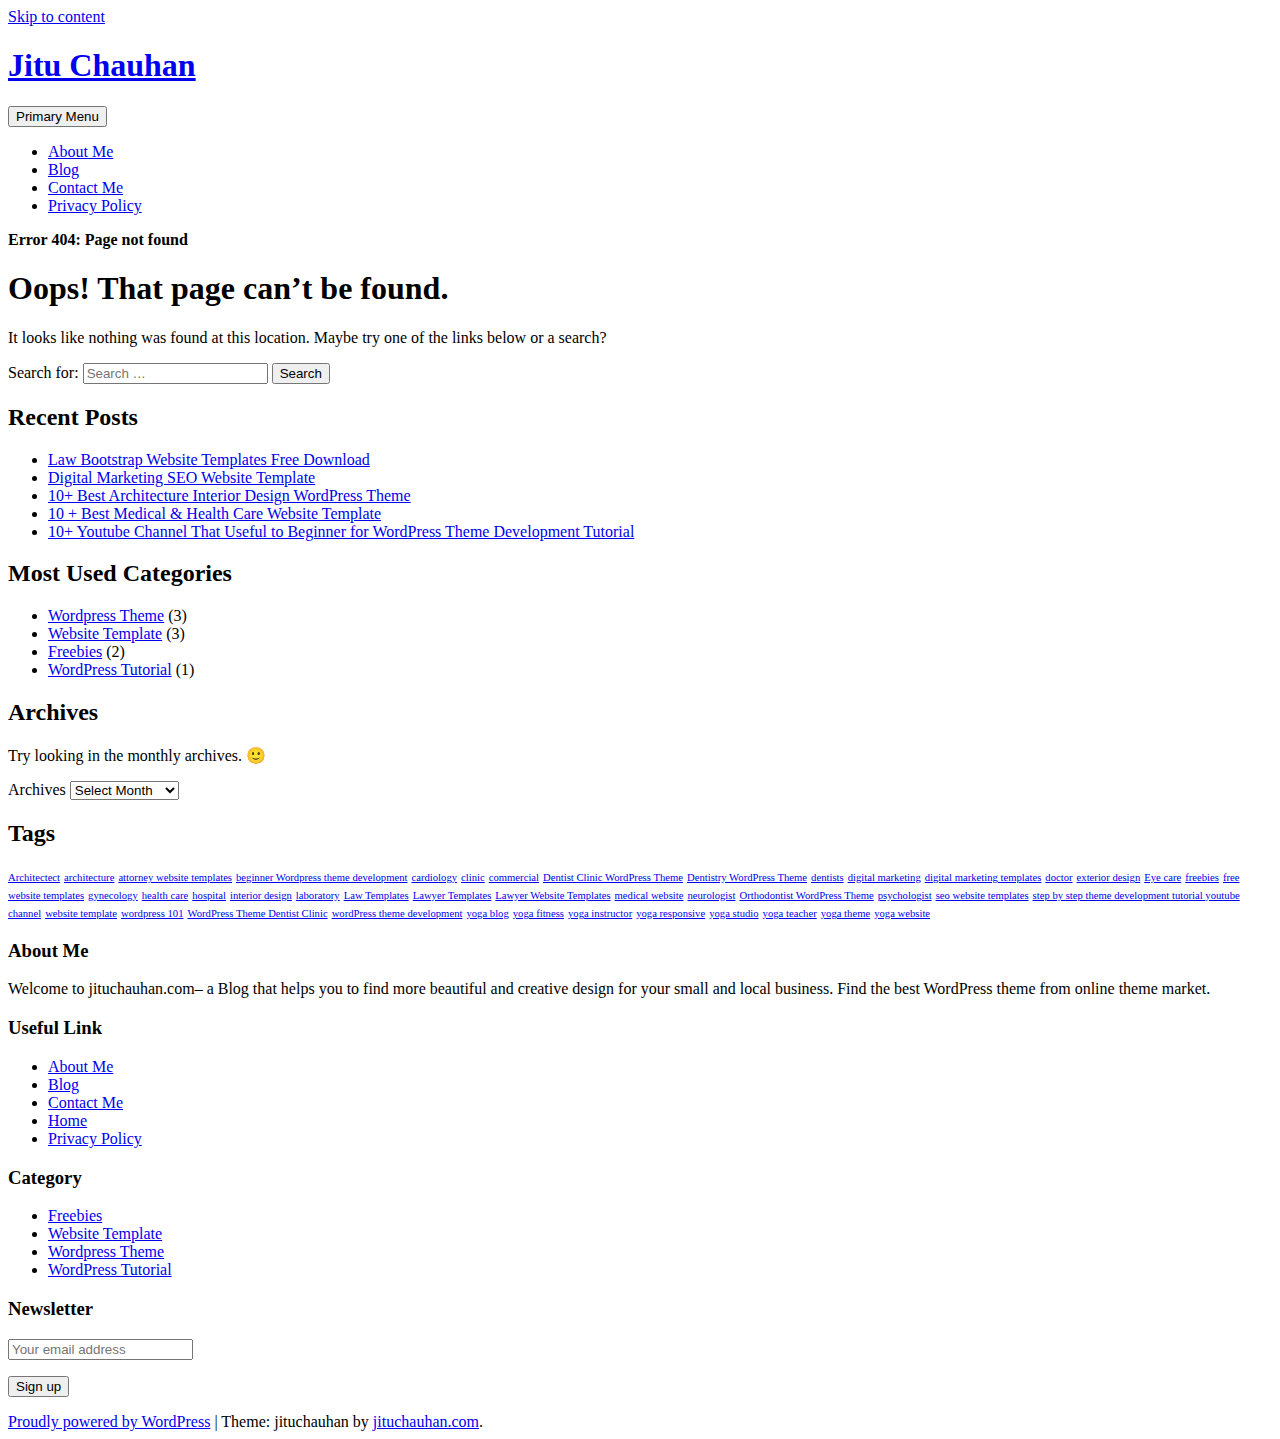
<file: concept-master/pages/index.html>
<!DOCTYPE html>
    <html lang="en-US" prefix="og: http://ogp.me/ns#">

    <head>
    	
   
        <meta name="google-site-verification" content="4KqxXLPDRgArLiUh4ZFZ0BLFW6n7QN0jibkjD7lBNMg" />
        <meta charset="UTF-8">
        <meta name="viewport" content="width=device-width, initial-scale=1">
        <link rel="profile" href="http://gmpg.org/xfn/11">
        <link href="https://fonts.googleapis.com/css?family=Open+Sans:300,400,400i,600,600i,700,700i,800" rel="stylesheet">
        <title>Concept - Bootstrap 4 Admin Dashboard Template</title>

 
<meta name="robots" content="noindex,follow"/>
<meta property="og:locale" content="en_US" />
<meta property="og:type" content="object" />
<meta property="og:title" content="Page not found - Jitu Chauhan" />
<meta property="og:site_name" content="Jitu Chauhan" />
<meta name="twitter:card" content="summary" />
<meta name="twitter:title" content="Page not found - Jitu Chauhan" />
<script type='application/ld+json'>{"@context":"https:\/\/schema.org","@type":"Person","url":"https:\/\/jituchauhan.com\/","sameAs":[],"@id":"#person","name":"Jitu Chauhan"}</script>
<script type='application/ld+json'>{"@context":"https:\/\/schema.org","@type":"BreadcrumbList","itemListElement":[{"@type":"ListItem","position":1,"item":{"@id":"https:\/\/jituchauhan.com\/","name":"Home"}},{"@type":"ListItem","position":2,"item":{"@id":null,"name":"Error 404: Page not found"}}]}</script>
<!-- / Yoast SEO plugin. -->

<link rel='dns-prefetch' href='//maxcdn.bootstrapcdn.com' />
<link rel='dns-prefetch' href='//s.w.org' />
<link rel="alternate" type="application/rss+xml" title="Jitu Chauhan &raquo; Feed" href="https://jituchauhan.com/feed/" />
<link rel="alternate" type="application/rss+xml" title="Jitu Chauhan &raquo; Comments Feed" href="https://jituchauhan.com/comments/feed/" />
		<script type="text/javascript">
			window._wpemojiSettings = {"baseUrl":"https:\/\/s.w.org\/images\/core\/emoji\/11\/72x72\/","ext":".png","svgUrl":"https:\/\/s.w.org\/images\/core\/emoji\/11\/svg\/","svgExt":".svg","source":{"concatemoji":"https:\/\/jituchauhan.com\/wp-includes\/js\/wp-emoji-release.min.js?ver=4.9.8"}};
			!function(a,b,c){function d(a,b){var c=String.fromCharCode;l.clearRect(0,0,k.width,k.height),l.fillText(c.apply(this,a),0,0);var d=k.toDataURL();l.clearRect(0,0,k.width,k.height),l.fillText(c.apply(this,b),0,0);var e=k.toDataURL();return d===e}function e(a){var b;if(!l||!l.fillText)return!1;switch(l.textBaseline="top",l.font="600 32px Arial",a){case"flag":return!(b=d([55356,56826,55356,56819],[55356,56826,8203,55356,56819]))&&(b=d([55356,57332,56128,56423,56128,56418,56128,56421,56128,56430,56128,56423,56128,56447],[55356,57332,8203,56128,56423,8203,56128,56418,8203,56128,56421,8203,56128,56430,8203,56128,56423,8203,56128,56447]),!b);case"emoji":return b=d([55358,56760,9792,65039],[55358,56760,8203,9792,65039]),!b}return!1}function f(a){var c=b.createElement("script");c.src=a,c.defer=c.type="text/javascript",b.getElementsByTagName("head")[0].appendChild(c)}var g,h,i,j,k=b.createElement("canvas"),l=k.getContext&&k.getContext("2d");for(j=Array("flag","emoji"),c.supports={everything:!0,everythingExceptFlag:!0},i=0;i<j.length;i++)c.supports[j[i]]=e(j[i]),c.supports.everything=c.supports.everything&&c.supports[j[i]],"flag"!==j[i]&&(c.supports.everythingExceptFlag=c.supports.everythingExceptFlag&&c.supports[j[i]]);c.supports.everythingExceptFlag=c.supports.everythingExceptFlag&&!c.supports.flag,c.DOMReady=!1,c.readyCallback=function(){c.DOMReady=!0},c.supports.everything||(h=function(){c.readyCallback()},b.addEventListener?(b.addEventListener("DOMContentLoaded",h,!1),a.addEventListener("load",h,!1)):(a.attachEvent("onload",h),b.attachEvent("onreadystatechange",function(){"complete"===b.readyState&&c.readyCallback()})),g=c.source||{},g.concatemoji?f(g.concatemoji):g.wpemoji&&g.twemoji&&(f(g.twemoji),f(g.wpemoji)))}(window,document,window._wpemojiSettings);
		</script>
		<style type="text/css">
img.wp-smiley,
img.emoji {
	display: inline !important;
	border: none !important;
	box-shadow: none !important;
	height: 1em !important;
	width: 1em !important;
	margin: 0 .07em !important;
	vertical-align: -0.1em !important;
	background: none !important;
	padding: 0 !important;
}
</style>
<link rel='stylesheet' id='contact-form-7-css'  href='https://jituchauhan.com/wp-content/plugins/contact-form-7/includes/css/styles.css?ver=5.0.3' type='text/css' media='all' />
<link rel='stylesheet' id='bootstrap-css'  href='https://jituchauhan.com/wp-content/themes/jituchauhan/css/bootstrap.min.css?ver=3.3.7' type='text/css' media='all' />
<link rel='stylesheet' id='jituchauhan-style-css'  href='https://jituchauhan.com/wp-content/themes/jituchauhan/style.css?ver=4.9.8' type='text/css' media='all' />
<link rel='stylesheet' id='wpb-fa-css'  href='https://maxcdn.bootstrapcdn.com/font-awesome/4.4.0/css/font-awesome.min.css?ver=4.9.8' type='text/css' media='all' />
<link rel='stylesheet' id='addtoany-css'  href='https://jituchauhan.com/wp-content/plugins/add-to-any/addtoany.min.css?ver=1.14' type='text/css' media='all' />
<style id='addtoany-inline-css' type='text/css'>
@media screen and (min-width:981px){
.a2a_floating_style.a2a_default_style{display:none;}
}
</style>
<script type='text/javascript' src='https://jituchauhan.com/wp-includes/js/jquery/jquery.js?ver=1.12.4'></script>
<script type='text/javascript' src='https://jituchauhan.com/wp-includes/js/jquery/jquery-migrate.min.js?ver=1.4.1'></script>
<script type='text/javascript' src='https://jituchauhan.com/wp-content/plugins/add-to-any/addtoany.min.js?ver=1.0'></script>
<link rel='https://api.w.org/' href='https://jituchauhan.com/wp-json/' />
<link rel="EditURI" type="application/rsd+xml" title="RSD" href="https://jituchauhan.com/xmlrpc.php?rsd" />
<link rel="wlwmanifest" type="application/wlwmanifest+xml" href="https://jituchauhan.com/wp-includes/wlwmanifest.xml" /> 
<meta name="generator" content="WordPress 4.9.8" />

<script data-cfasync="false">
window.a2a_config=window.a2a_config||{};a2a_config.callbacks=[];a2a_config.overlays=[];a2a_config.templates={};
a2a_config.icon_color="unset,#ffffff";
(function(d,s,a,b){a=d.createElement(s);b=d.getElementsByTagName(s)[0];a.async=1;a.src="https://static.addtoany.com/menu/page.js";b.parentNode.insertBefore(a,b);})(document,"script");
</script>
	<script>
		  (function(i,s,o,g,r,a,m){i['GoogleAnalyticsObject']=r;i[r]=i[r]||function(){
		  (i[r].q=i[r].q||[]).push(arguments)},i[r].l=1*new Date();a=s.createElement(o),
		  m=s.getElementsByTagName(o)[0];a.async=1;a.src=g;m.parentNode.insertBefore(a,m)
		  })(window,document,'script','https://www.google-analytics.com/analytics.js','ga');
		
		  ga('create', 'UA-92805225-1', 'auto');
		  ga('send', 'pageview');

	</script>
        
        


    <link rel="stylesheet" type="text/css" href="http://jituchauhan.com/wp-content/plugins/template-help-featured-templates/css/style.css" />
    <link rel="stylesheet" type="text/css" href="http://jituchauhan.com/wp-content/plugins/template-help-featured-templates/css/preview.css" />
    <script type="text/javascript">
        function html_entity_decode(str) {
            var ta = document.createElement("textarea");
            ta.innerHTML=str.replace(/</g,"&lt;").replace(/>/g,"&gt;");
            toReturn = ta.value;
            ta = null;
            return toReturn
        }
    </script>
    <link rel="icon" href="https://jituchauhan.com/wp-content/uploads/2017/07/cropped-jituchauhan-32x32.png" sizes="32x32" />
<link rel="icon" href="https://jituchauhan.com/wp-content/uploads/2017/07/cropped-jituchauhan-192x192.png" sizes="192x192" />
<link rel="apple-touch-icon-precomposed" href="https://jituchauhan.com/wp-content/uploads/2017/07/cropped-jituchauhan-180x180.png" />
<meta name="msapplication-TileImage" content="https://jituchauhan.com/wp-content/uploads/2017/07/cropped-jituchauhan-270x270.png" />
		<!-- Google AdSense Ad --->
		<script async src="//pagead2.googlesyndication.com/pagead/js/adsbygoogle.js"></script>
<script>
  (adsbygoogle = window.adsbygoogle || []).push({
    google_ad_client: "ca-pub-2256645353903872",
    enable_page_level_ads: true
  });
</script>
    </head>

    <body class="error404 wp-custom-logo hfeed">
    	
        <div id="page" class="site">
            <div class="header">
                <div class="container">
                <div class="row">
                        <a class="skip-link screen-reader-text" href="#content">
                            Skip to content                        </a>
                        <header id="masthead" class="site-header" role="banner">
                        
                        	
                            <div class="col-md-4">
                                <div class="site-branding">
                                	
                                                                            <h1 class="site-title"><a href="https://jituchauhan.com/" rel="home">Jitu Chauhan</a></h1>
                                                                        </div>
                                <!-- .site-branding -->
                            </div>
                            <div class="col-md-8">
                                <nav id="site-navigation" class="main-navigation" role="navigation">
                                    <button class="menu-toggle" aria-controls="primary-menu" aria-expanded="false">
                                        Primary Menu                                    </button>
                                    <div class="menu-primary-menu-container"><ul id="primary-menu" class="menu"><li id="menu-item-7" class="menu-item menu-item-type-post_type menu-item-object-page menu-item-7"><a href="https://jituchauhan.com/about-me/">About Me</a></li>
<li id="menu-item-403" class="menu-item menu-item-type-post_type menu-item-object-page menu-item-403"><a href="https://jituchauhan.com/blog/">Blog</a></li>
<li id="menu-item-176" class="menu-item menu-item-type-post_type menu-item-object-page menu-item-176"><a href="https://jituchauhan.com/contact-me/">Contact Me</a></li>
<li id="menu-item-359" class="menu-item menu-item-type-post_type menu-item-object-page menu-item-359"><a href="https://jituchauhan.com/privacy-policy/">Privacy Policy</a></li>
</ul></div>                                </nav>
                                <!-- #site-navigation -->
                            </div>
                        </header>
                        <!-- #masthead -->
                    </div>
            </div>
            </div>

			<div class="container"><div class="row"><div class="col-md-12"><p id="breadcrumbs" class="breadcrumbs"><span><strong class="breadcrumb_last">Error 404: Page not found</strong></span></span></p></div></div></div>

            <div class="wrapper">
                <div class="container">
                    
                    <div id="content" class="site-content">
                        <div class="row">
			
	<div id="primary" class="content-area">
		<main id="main" class="site-main" role="main">

			<section class="error-404 not-found">
				<header class="page-header">
					<h1 class="page-title">Oops! That page can&rsquo;t be found.</h1>
				</header><!-- .page-header -->

				<div class="page-content">
					<p>It looks like nothing was found at this location. Maybe try one of the links below or a search?</p>

					<form role="search" method="get" class="search-form" action="https://jituchauhan.com/">
				<label>
					<span class="screen-reader-text">Search for:</span>
					<input type="search" class="search-field" placeholder="Search &hellip;" value="" name="s" />
				</label>
				<input type="submit" class="search-submit" value="Search" />
			</form>		<div class="widget widget_recent_entries">		<h2 class="widgettitle">Recent Posts</h2>		<ul>
											<li>
					<a href="https://jituchauhan.com/law-bootstrap-website-templates-free-download/">Law Bootstrap Website Templates Free Download</a>
									</li>
											<li>
					<a href="https://jituchauhan.com/digital-marketing-seo-website-template/">Digital Marketing SEO Website Template</a>
									</li>
											<li>
					<a href="https://jituchauhan.com/10-best-architecture-interior-design-wordpress-theme/">10+ Best Architecture Interior Design WordPress Theme</a>
									</li>
											<li>
					<a href="https://jituchauhan.com/10-best-medical-health-care-website-template/">10 + Best Medical &#038; Health Care Website Template</a>
									</li>
											<li>
					<a href="https://jituchauhan.com/10-youtube-channel-that-useful-to-beginner-for-wordpress-theme-development-tutorial/">10+ Youtube Channel That Useful to Beginner for WordPress Theme Development Tutorial</a>
									</li>
					</ul>
		</div>
					<div class="widget widget_categories">
						<h2 class="widget-title">Most Used Categories</h2>
						<ul>
							<li class="cat-item cat-item-3"><a href="https://jituchauhan.com/category/wordpress-theme/" title="Premium WordPress Theme">Wordpress Theme</a> (3)
</li>
	<li class="cat-item cat-item-22"><a href="https://jituchauhan.com/category/website-template/" >Website Template</a> (3)
</li>
	<li class="cat-item cat-item-48"><a href="https://jituchauhan.com/category/freebies/" title="Start your website easily with free bootstrap website templates.">Freebies</a> (2)
</li>
	<li class="cat-item cat-item-13"><a href="https://jituchauhan.com/category/wordpress-tutorial/" title="Helpful Links for WordPress Beginner.">WordPress Tutorial</a> (1)
</li>
						</ul>
					</div><!-- .widget -->

					<div class="widget widget_archive"><h2 class="widgettitle">Archives</h2><p>Try looking in the monthly archives. 🙂</p>		<label class="screen-reader-text" for="archives-dropdown--1">Archives</label>
		<select id="archives-dropdown--1" name="archive-dropdown" onchange='document.location.href=this.options[this.selectedIndex].value;'>
			
			<option value="">Select Month</option>
				<option value='https://jituchauhan.com/2017/07/'> July 2017 </option>
	<option value='https://jituchauhan.com/2017/05/'> May 2017 </option>
	<option value='https://jituchauhan.com/2017/03/'> March 2017 </option>
	<option value='https://jituchauhan.com/2017/02/'> February 2017 </option>
	<option value='https://jituchauhan.com/2017/01/'> January 2017 </option>

		</select>
		</div><div class="widget widget_tag_cloud"><h2 class="widgettitle">Tags</h2><div class="tagcloud"><a href="https://jituchauhan.com/tag/architectect/" class="tag-cloud-link tag-link-44 tag-link-position-1" style="font-size: 8pt;" aria-label="Architectect (1 item)">Architectect</a>
<a href="https://jituchauhan.com/tag/architecture/" class="tag-cloud-link tag-link-43 tag-link-position-2" style="font-size: 8pt;" aria-label="architecture (1 item)">architecture</a>
<a href="https://jituchauhan.com/tag/attorney-website-templates/" class="tag-cloud-link tag-link-57 tag-link-position-3" style="font-size: 8pt;" aria-label="attorney website templates (1 item)">attorney website templates</a>
<a href="https://jituchauhan.com/tag/beginner-wordpress-theme-development/" class="tag-cloud-link tag-link-20 tag-link-position-4" style="font-size: 8pt;" aria-label="beginner Wordpress theme development (1 item)">beginner Wordpress theme development</a>
<a href="https://jituchauhan.com/tag/cardiology/" class="tag-cloud-link tag-link-40 tag-link-position-5" style="font-size: 8pt;" aria-label="cardiology (1 item)">cardiology</a>
<a href="https://jituchauhan.com/tag/clinic/" class="tag-cloud-link tag-link-28 tag-link-position-6" style="font-size: 8pt;" aria-label="clinic (1 item)">clinic</a>
<a href="https://jituchauhan.com/tag/commercial/" class="tag-cloud-link tag-link-47 tag-link-position-7" style="font-size: 8pt;" aria-label="commercial (1 item)">commercial</a>
<a href="https://jituchauhan.com/tag/dentist-clinic-wordpress-theme/" class="tag-cloud-link tag-link-15 tag-link-position-8" style="font-size: 8pt;" aria-label="Dentist Clinic WordPress Theme (1 item)">Dentist Clinic WordPress Theme</a>
<a href="https://jituchauhan.com/tag/dentistry-wordpress-theme/" class="tag-cloud-link tag-link-14 tag-link-position-9" style="font-size: 8pt;" aria-label="Dentistry WordPress Theme (1 item)">Dentistry WordPress Theme</a>
<a href="https://jituchauhan.com/tag/dentists/" class="tag-cloud-link tag-link-41 tag-link-position-10" style="font-size: 8pt;" aria-label="dentists (1 item)">dentists</a>
<a href="https://jituchauhan.com/tag/digital-marketing/" class="tag-cloud-link tag-link-50 tag-link-position-11" style="font-size: 8pt;" aria-label="digital marketing (1 item)">digital marketing</a>
<a href="https://jituchauhan.com/tag/digital-marketing-templates/" class="tag-cloud-link tag-link-53 tag-link-position-12" style="font-size: 8pt;" aria-label="digital marketing templates (1 item)">digital marketing templates</a>
<a href="https://jituchauhan.com/tag/doctor/" class="tag-cloud-link tag-link-30 tag-link-position-13" style="font-size: 8pt;" aria-label="doctor (1 item)">doctor</a>
<a href="https://jituchauhan.com/tag/exterior-design/" class="tag-cloud-link tag-link-46 tag-link-position-14" style="font-size: 8pt;" aria-label="exterior design (1 item)">exterior design</a>
<a href="https://jituchauhan.com/tag/eye-care/" class="tag-cloud-link tag-link-37 tag-link-position-15" style="font-size: 8pt;" aria-label="Eye care (1 item)">Eye care</a>
<a href="https://jituchauhan.com/tag/freebies/" class="tag-cloud-link tag-link-52 tag-link-position-16" style="font-size: 8pt;" aria-label="freebies (1 item)">freebies</a>
<a href="https://jituchauhan.com/tag/free-website-templates/" class="tag-cloud-link tag-link-51 tag-link-position-17" style="font-size: 8pt;" aria-label="free website templates (1 item)">free website templates</a>
<a href="https://jituchauhan.com/tag/gynecology/" class="tag-cloud-link tag-link-38 tag-link-position-18" style="font-size: 8pt;" aria-label="gynecology (1 item)">gynecology</a>
<a href="https://jituchauhan.com/tag/health-care/" class="tag-cloud-link tag-link-35 tag-link-position-19" style="font-size: 8pt;" aria-label="health care (1 item)">health care</a>
<a href="https://jituchauhan.com/tag/hospital/" class="tag-cloud-link tag-link-29 tag-link-position-20" style="font-size: 8pt;" aria-label="hospital (1 item)">hospital</a>
<a href="https://jituchauhan.com/tag/interior-design/" class="tag-cloud-link tag-link-45 tag-link-position-21" style="font-size: 8pt;" aria-label="interior design (1 item)">interior design</a>
<a href="https://jituchauhan.com/tag/laboratory/" class="tag-cloud-link tag-link-36 tag-link-position-22" style="font-size: 8pt;" aria-label="laboratory (1 item)">laboratory</a>
<a href="https://jituchauhan.com/tag/law-templates/" class="tag-cloud-link tag-link-54 tag-link-position-23" style="font-size: 8pt;" aria-label="Law Templates (1 item)">Law Templates</a>
<a href="https://jituchauhan.com/tag/lawyer-templates/" class="tag-cloud-link tag-link-56 tag-link-position-24" style="font-size: 8pt;" aria-label="Lawyer Templates (1 item)">Lawyer Templates</a>
<a href="https://jituchauhan.com/tag/lawyer-website-templates/" class="tag-cloud-link tag-link-55 tag-link-position-25" style="font-size: 8pt;" aria-label="Lawyer Website Templates (1 item)">Lawyer Website Templates</a>
<a href="https://jituchauhan.com/tag/medical-website/" class="tag-cloud-link tag-link-32 tag-link-position-26" style="font-size: 8pt;" aria-label="medical website (1 item)">medical website</a>
<a href="https://jituchauhan.com/tag/neurologist/" class="tag-cloud-link tag-link-39 tag-link-position-27" style="font-size: 8pt;" aria-label="neurologist (1 item)">neurologist</a>
<a href="https://jituchauhan.com/tag/orthodontist-wordpress-theme/" class="tag-cloud-link tag-link-17 tag-link-position-28" style="font-size: 8pt;" aria-label="Orthodontist WordPress Theme (1 item)">Orthodontist WordPress Theme</a>
<a href="https://jituchauhan.com/tag/psychologist/" class="tag-cloud-link tag-link-42 tag-link-position-29" style="font-size: 8pt;" aria-label="psychologist (1 item)">psychologist</a>
<a href="https://jituchauhan.com/tag/seo-website-templates/" class="tag-cloud-link tag-link-49 tag-link-position-30" style="font-size: 8pt;" aria-label="seo website templates (1 item)">seo website templates</a>
<a href="https://jituchauhan.com/tag/step-by-step-theme-development-tutorial-youtube-channel/" class="tag-cloud-link tag-link-21 tag-link-position-31" style="font-size: 8pt;" aria-label="step by step theme development tutorial youtube channel (1 item)">step by step theme development tutorial youtube channel</a>
<a href="https://jituchauhan.com/tag/website-template/" class="tag-cloud-link tag-link-34 tag-link-position-32" style="font-size: 8pt;" aria-label="website template (1 item)">website template</a>
<a href="https://jituchauhan.com/tag/wordpress-101/" class="tag-cloud-link tag-link-19 tag-link-position-33" style="font-size: 8pt;" aria-label="wordpress 101 (1 item)">wordpress 101</a>
<a href="https://jituchauhan.com/tag/wordpress-theme-dentist-clinic/" class="tag-cloud-link tag-link-16 tag-link-position-34" style="font-size: 8pt;" aria-label="WordPress Theme Dentist Clinic (1 item)">WordPress Theme Dentist Clinic</a>
<a href="https://jituchauhan.com/tag/wordpress-theme-development/" class="tag-cloud-link tag-link-18 tag-link-position-35" style="font-size: 8pt;" aria-label="wordPress theme development (1 item)">wordPress theme development</a>
<a href="https://jituchauhan.com/tag/yoga-blog/" class="tag-cloud-link tag-link-9 tag-link-position-36" style="font-size: 8pt;" aria-label="yoga blog (1 item)">yoga blog</a>
<a href="https://jituchauhan.com/tag/yoga-fitness/" class="tag-cloud-link tag-link-11 tag-link-position-37" style="font-size: 8pt;" aria-label="yoga fitness (1 item)">yoga fitness</a>
<a href="https://jituchauhan.com/tag/yoga-instructor/" class="tag-cloud-link tag-link-6 tag-link-position-38" style="font-size: 8pt;" aria-label="yoga instructor (1 item)">yoga instructor</a>
<a href="https://jituchauhan.com/tag/yoga-responsive/" class="tag-cloud-link tag-link-5 tag-link-position-39" style="font-size: 8pt;" aria-label="yoga responsive (1 item)">yoga responsive</a>
<a href="https://jituchauhan.com/tag/yoga-studio/" class="tag-cloud-link tag-link-7 tag-link-position-40" style="font-size: 8pt;" aria-label="yoga studio (1 item)">yoga studio</a>
<a href="https://jituchauhan.com/tag/yoga-teacher/" class="tag-cloud-link tag-link-4 tag-link-position-41" style="font-size: 8pt;" aria-label="yoga teacher (1 item)">yoga teacher</a>
<a href="https://jituchauhan.com/tag/yoga-theme/" class="tag-cloud-link tag-link-8 tag-link-position-42" style="font-size: 8pt;" aria-label="yoga theme (1 item)">yoga theme</a>
<a href="https://jituchauhan.com/tag/yoga-website/" class="tag-cloud-link tag-link-10 tag-link-position-43" style="font-size: 8pt;" aria-label="yoga website (1 item)">yoga website</a></div>
</div>
				</div><!-- .page-content -->
			</section><!-- .error-404 -->

		</main><!-- #main -->
	</div><!-- #primary -->


    </div><!-- #content -->

   
</div><!-- #page -->

</div>

<div class="footer">
    	<div class="container">
        <div class="row">
		 				<div id="text-2" class="widget-container widget_text col-md-3"><h3 class="widget-title">About Me</h3>			<div class="textwidget"><p>Welcome to jituchauhan.com– a Blog that helps you to find more beautiful and creative design for your small and local business. Find the best WordPress theme from online theme market.</p>
</div>
		</div><div id="pages-2" class="widget-container widget_pages col-md-3"><h3 class="widget-title">Useful Link</h3>		<ul>
			<li class="page_item page-item-5"><a href="https://jituchauhan.com/about-me/">About Me</a></li>
<li class="page_item page-item-222"><a href="https://jituchauhan.com/blog/">Blog</a></li>
<li class="page_item page-item-174"><a href="https://jituchauhan.com/contact-me/">Contact Me</a></li>
<li class="page_item page-item-361"><a href="https://jituchauhan.com/home/">Home</a></li>
<li class="page_item page-item-241"><a href="https://jituchauhan.com/privacy-policy/">Privacy Policy</a></li>
		</ul>
		</div><div id="categories-3" class="widget-container widget_categories col-md-3"><h3 class="widget-title">Category</h3>		<ul>
	<li class="cat-item cat-item-48"><a href="https://jituchauhan.com/category/freebies/" title="Start your website easily with free bootstrap website templates.">Freebies</a>
</li>
	<li class="cat-item cat-item-22"><a href="https://jituchauhan.com/category/website-template/" >Website Template</a>
</li>
	<li class="cat-item cat-item-3"><a href="https://jituchauhan.com/category/wordpress-theme/" title="Premium WordPress Theme">Wordpress Theme</a>
</li>
	<li class="cat-item cat-item-13"><a href="https://jituchauhan.com/category/wordpress-tutorial/" title="Helpful Links for WordPress Beginner.">WordPress Tutorial</a>
</li>
		</ul>
</div><div id="mc4wp_form_widget-3" class="widget-container widget_mc4wp_form_widget col-md-3"><h3 class="widget-title">Newsletter</h3><script>(function() {
	if (!window.mc4wp) {
		window.mc4wp = {
			listeners: [],
			forms    : {
				on: function (event, callback) {
					window.mc4wp.listeners.push({
						event   : event,
						callback: callback
					});
				}
			}
		}
	}
})();
</script><!-- MailChimp for WordPress v4.2.4 - https://wordpress.org/plugins/mailchimp-for-wp/ --><form id="mc4wp-form-1" class="mc4wp-form mc4wp-form-277" method="post" data-id="277" data-name="Subscriber For Update" ><div class="mc4wp-form-fields"><p>
	<label></label>
	<input type="email" name="EMAIL" placeholder="Your email address" required/>
</p>

<p>
	<input type="submit" value="Sign up" />
</p></div><label style="display: none !important;">Leave this field empty if you're human: <input type="text" name="_mc4wp_honeypot" value="" tabindex="-1" autocomplete="off" /></label><input type="hidden" name="_mc4wp_timestamp" value="1541623610" /><input type="hidden" name="_mc4wp_form_id" value="277" /><input type="hidden" name="_mc4wp_form_element_id" value="mc4wp-form-1" /><div class="mc4wp-response"></div></form><!-- / MailChimp for WordPress Plugin --></div>		 			</div>
    		<div class="row">
    			<div class="col-lg-12 col-md-12 col-sm-12 col-xs-12">
    				 <footer id="colophon" class="site-footer" role="contentinfo">
        <div class="site-info">
            <a href="https://wordpress.org/">Proudly powered by WordPress</a>
            <span class="sep"> | </span>
            Theme: jituchauhan by <a href="http://jituchauhan.com/" rel="designer" class="">jituchauhan.com</a>.        </div><!-- .site-info -->
         	
    </footer><!-- #colophon -->
    			</div>
    		</div>
    	</div>
</div>
<div class="a2a_kit a2a_kit_size_32 a2a_floating_style a2a_default_style" style="bottom:0px;left:0px;background-color:transparent;"><a class="a2a_button_facebook" href="https://www.addtoany.com/add_to/facebook?linkurl=https%3A%2F%2Fjituchauhan.com%2Finfluence%2Flandingpage%2Finfluence%2Fpages%2Findex.html&amp;linkname=Page%20not%20found%20-%20Jitu%20Chauhan" title="Facebook" rel="nofollow noopener" target="_blank"></a><a class="a2a_button_twitter" href="https://www.addtoany.com/add_to/twitter?linkurl=https%3A%2F%2Fjituchauhan.com%2Finfluence%2Flandingpage%2Finfluence%2Fpages%2Findex.html&amp;linkname=Page%20not%20found%20-%20Jitu%20Chauhan" title="Twitter" rel="nofollow noopener" target="_blank"></a><a class="a2a_button_google_plus" href="https://www.addtoany.com/add_to/google_plus?linkurl=https%3A%2F%2Fjituchauhan.com%2Finfluence%2Flandingpage%2Finfluence%2Fpages%2Findex.html&amp;linkname=Page%20not%20found%20-%20Jitu%20Chauhan" title="Google+" rel="nofollow noopener" target="_blank"></a><a class="a2a_button_pinterest" href="https://www.addtoany.com/add_to/pinterest?linkurl=https%3A%2F%2Fjituchauhan.com%2Finfluence%2Flandingpage%2Finfluence%2Fpages%2Findex.html&amp;linkname=Page%20not%20found%20-%20Jitu%20Chauhan" title="Pinterest" rel="nofollow noopener" target="_blank"></a><a class="a2a_button_linkedin" href="https://www.addtoany.com/add_to/linkedin?linkurl=https%3A%2F%2Fjituchauhan.com%2Finfluence%2Flandingpage%2Finfluence%2Fpages%2Findex.html&amp;linkname=Page%20not%20found%20-%20Jitu%20Chauhan" title="LinkedIn" rel="nofollow noopener" target="_blank"></a><a class="a2a_dd addtoany_share_save addtoany_share" href="https://www.addtoany.com/share"></a></div><script>(function() {function addEventListener(element,event,handler) {
	if(element.addEventListener) {
		element.addEventListener(event,handler, false);
	} else if(element.attachEvent){
		element.attachEvent('on'+event,handler);
	}
}function maybePrefixUrlField() {
	if(this.value.trim() !== '' && this.value.indexOf('http') !== 0) {
		this.value = "http://" + this.value;
	}
}

var urlFields = document.querySelectorAll('.mc4wp-form input[type="url"]');
if( urlFields && urlFields.length > 0 ) {
	for( var j=0; j < urlFields.length; j++ ) {
		addEventListener(urlFields[j],'blur',maybePrefixUrlField);
	}
}/* test if browser supports date fields */
var testInput = document.createElement('input');
testInput.setAttribute('type', 'date');
if( testInput.type !== 'date') {

	/* add placeholder & pattern to all date fields */
	var dateFields = document.querySelectorAll('.mc4wp-form input[type="date"]');
	for(var i=0; i<dateFields.length; i++) {
		if(!dateFields[i].placeholder) {
			dateFields[i].placeholder = 'YYYY-MM-DD';
		}
		if(!dateFields[i].pattern) {
			dateFields[i].pattern = '[0-9]{4}-(0[1-9]|1[012])-(0[1-9]|1[0-9]|2[0-9]|3[01])';
		}
	}
}

})();</script><script type='text/javascript'>
/* <![CDATA[ */
var wpcf7 = {"apiSettings":{"root":"https:\/\/jituchauhan.com\/wp-json\/contact-form-7\/v1","namespace":"contact-form-7\/v1"},"recaptcha":{"messages":{"empty":"Please verify that you are not a robot."}}};
/* ]]> */
</script>
<script type='text/javascript' src='https://jituchauhan.com/wp-content/plugins/contact-form-7/includes/js/scripts.js?ver=5.0.3'></script>
<script type='text/javascript' src='https://jituchauhan.com/wp-content/themes/jituchauhan/js/bootstrap.min.js?ver=3.3.7'></script>
<script type='text/javascript' src='https://jituchauhan.com/wp-content/themes/jituchauhan/js/navigation.js?ver=20151215'></script>
<script type='text/javascript' src='https://jituchauhan.com/wp-content/themes/jituchauhan/js/skip-link-focus-fix.js?ver=20151215'></script>
<script type='text/javascript' src='https://jituchauhan.com/wp-includes/js/wp-embed.min.js?ver=4.9.8'></script>
<script type='text/javascript'>
/* <![CDATA[ */
var mc4wp_forms_config = [];
/* ]]> */
</script>
<script type='text/javascript' src='https://jituchauhan.com/wp-content/plugins/mailchimp-for-wp/assets/js/forms-api.min.js?ver=4.2.4'></script>
<!--[if lte IE 9]>
<script type='text/javascript' src='https://jituchauhan.com/wp-content/plugins/mailchimp-for-wp/assets/js/third-party/placeholders.min.js?ver=4.2.4'></script>
<![endif]-->

</body>
</html>
</file>
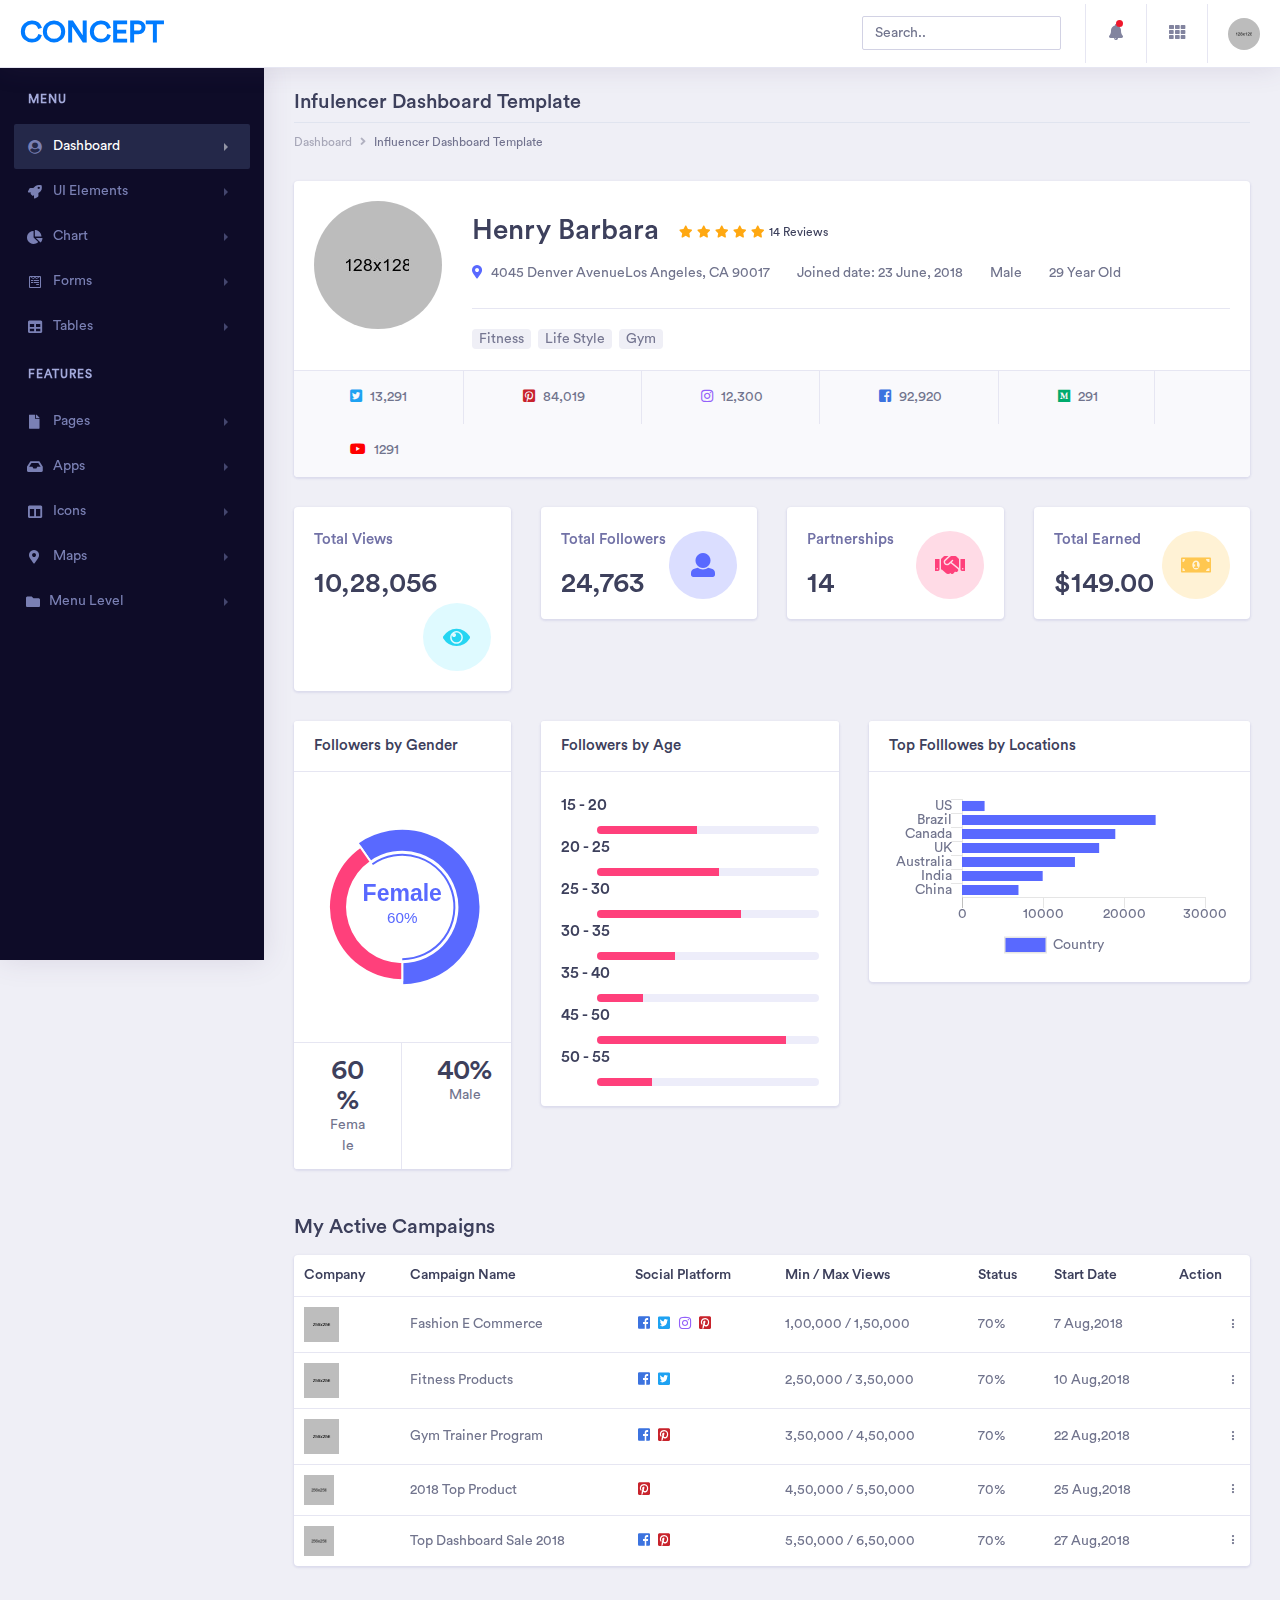
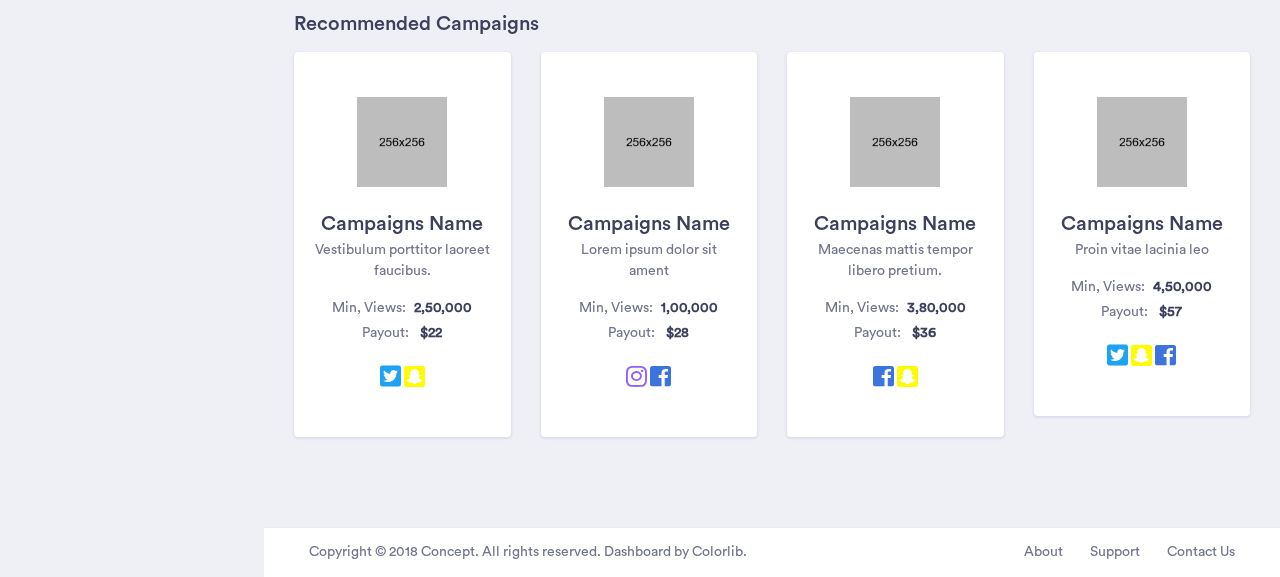
<file: concept-master/dashboard-influencer.html>
<!doctype html>
<html lang="en">

 
<head>
    <!-- Required meta tags -->
    <meta charset="utf-8">
    <meta name="viewport" content="width=device-width, initial-scale=1, shrink-to-fit=no">
    <!-- Bootstrap CSS -->
    <link rel="stylesheet" href="assets/vendor/bootstrap/css/bootstrap.min.css">
    <link href="assets/vendor/fonts/circular-std/style.css" rel="stylesheet">
    <link rel="stylesheet" href="assets/libs/css/style.css">
    <link rel="stylesheet" href="assets/vendor/fonts/fontawesome/css/fontawesome-all.css">
    <link rel="stylesheet" href="assets/vendor/charts/morris-bundle/morris.css">
    <link rel="stylesheet" href="assets/vendor/fonts/material-design-iconic-font/css/materialdesignicons.min.css">
    <title>Concept - Bootstrap 4 Admin Dashboard Template</title>
</head>

<body>
    <!-- ============================================================== -->
    <!-- main wrapper -->
    <!-- ============================================================== -->
    <div class="dashboard-main-wrapper">
	    <!-- ============================================================== -->
	    <!-- navbar -->
	    <!-- ============================================================== -->
	    <div class="dashboard-header">
	        <nav class="navbar navbar-expand-lg bg-white fixed-top">
	            <a class="navbar-brand" href="index.html">Concept</a>
	            <button class="navbar-toggler" type="button" data-toggle="collapse" data-target="#navbarSupportedContent" aria-controls="navbarSupportedContent" aria-expanded="false" aria-label="Toggle navigation">
	                <span class="navbar-toggler-icon"></span>
	            </button>
	            <div class="collapse navbar-collapse " id="navbarSupportedContent">
	                <ul class="navbar-nav ml-auto navbar-right-top">
	                    <li class="nav-item">
	                        <div id="custom-search" class="top-search-bar">
	                            <input class="form-control" type="text" placeholder="Search..">
	                        </div>
	                    </li>
	                    <li class="nav-item dropdown notification">
	                        <a class="nav-link nav-icons" href="#" id="navbarDropdownMenuLink1" data-toggle="dropdown" aria-haspopup="true" aria-expanded="false"><i class="fas fa-fw fa-bell"></i> <span class="indicator"></span></a>
	                        <ul class="dropdown-menu dropdown-menu-right notification-dropdown">
	                            <li>
	                                <div class="notification-title"> Notification</div>
	                                <div class="notification-list">
	                                    <div class="list-group">
	                                        <a href="#" class="list-group-item list-group-item-action active">
	                                            <div class="notification-info">
	                                                <div class="notification-list-user-img"><img src="assets/images/avatar-2.jpg" alt="" class="user-avatar-md rounded-circle"></div>
	                                                <div class="notification-list-user-block"><span class="notification-list-user-name">Jeremy Rakestraw</span>accepted your invitation to join the team.
	                                                    <div class="notification-date">2 min ago</div>
	                                                </div>
	                                            </div>
	                                        </a>
	                                        <a href="#" class="list-group-item list-group-item-action">
	                                            <div class="notification-info">
	                                                <div class="notification-list-user-img"><img src="assets/images/avatar-3.jpg" alt="" class="user-avatar-md rounded-circle"></div>
	                                                <div class="notification-list-user-block"><span class="notification-list-user-name">John Abraham </span>is now following you
	                                                    <div class="notification-date">2 days ago</div>
	                                                </div>
	                                            </div>
	                                        </a>
	                                        <a href="#" class="list-group-item list-group-item-action">
	                                            <div class="notification-info">
	                                                <div class="notification-list-user-img"><img src="assets/images/avatar-4.jpg" alt="" class="user-avatar-md rounded-circle"></div>
	                                                <div class="notification-list-user-block"><span class="notification-list-user-name">Monaan Pechi</span> is watching your main repository
	                                                    <div class="notification-date">2 min ago</div>
	                                                </div>
	                                            </div>
	                                        </a>
	                                        <a href="#" class="list-group-item list-group-item-action">
	                                            <div class="notification-info">
	                                                <div class="notification-list-user-img"><img src="assets/images/avatar-5.jpg" alt="" class="user-avatar-md rounded-circle"></div>
	                                                <div class="notification-list-user-block"><span class="notification-list-user-name">Jessica Caruso</span>accepted your invitation to join the team.
	                                                    <div class="notification-date">2 min ago</div>
	                                                </div>
	                                            </div>
	                                        </a>
	                                    </div>
	                                </div>
	                            </li>
	                            <li>
	                                <div class="list-footer"> <a href="#">View all notifications</a></div>
	                            </li>
	                        </ul>
	                    </li>
	                    <li class="nav-item dropdown connection">
	                        <a class="nav-link" href="#" id="navbarDropdown" role="button" data-toggle="dropdown" aria-haspopup="true" aria-expanded="false"> <i class="fas fa-fw fa-th"></i> </a>
	                        <ul class="dropdown-menu dropdown-menu-right connection-dropdown">
	                            <li class="connection-list">
	                                <div class="row">
	                                    <div class="col-xl-4 col-lg-4 col-md-6 col-sm-12 col-12 ">
	                                        <a href="#" class="connection-item"><img src="assets/images/github.png" alt="" > <span>Github</span></a>
	                                    </div>
	                                    <div class="col-xl-4 col-lg-4 col-md-6 col-sm-12 col-12 ">
	                                        <a href="#" class="connection-item"><img src="assets/images/dribbble.png" alt="" > <span>Dribbble</span></a>
	                                    </div>
	                                    <div class="col-xl-4 col-lg-4 col-md-6 col-sm-12 col-12 ">
	                                        <a href="#" class="connection-item"><img src="assets/images/dropbox.png" alt="" > <span>Dropbox</span></a>
	                                    </div>
	                                </div>
	                                <div class="row">
	                                    <div class="col-xl-4 col-lg-4 col-md-6 col-sm-12 col-12 ">
	                                        <a href="#" class="connection-item"><img src="assets/images/bitbucket.png" alt=""> <span>Bitbucket</span></a>
	                                    </div>
	                                    <div class="col-xl-4 col-lg-4 col-md-6 col-sm-12 col-12 ">
	                                        <a href="#" class="connection-item"><img src="assets/images/mail_chimp.png" alt="" ><span>Mail chimp</span></a>
	                                    </div>
	                                    <div class="col-xl-4 col-lg-4 col-md-6 col-sm-12 col-12 ">
	                                        <a href="#" class="connection-item"><img src="assets/images/slack.png" alt="" > <span>Slack</span></a>
	                                    </div>
	                                </div>
	                            </li>
	                            <li>
	                                <div class="conntection-footer"><a href="#">More</a></div>
	                            </li>
	                        </ul>
	                    </li>
	                    <li class="nav-item dropdown nav-user">
	                        <a class="nav-link nav-user-img" href="#" id="navbarDropdownMenuLink2" data-toggle="dropdown" aria-haspopup="true" aria-expanded="false"><img src="assets/images/avatar-1.jpg" alt="" class="user-avatar-md rounded-circle"></a>
	                        <div class="dropdown-menu dropdown-menu-right nav-user-dropdown" aria-labelledby="navbarDropdownMenuLink2">
	                            <div class="nav-user-info">
	                                <h5 class="mb-0 text-white nav-user-name">John Abraham </h5>
	                                <span class="status"></span><span class="ml-2">Available</span>
	                            </div>
	                            <a class="dropdown-item" href="#"><i class="fas fa-user mr-2"></i>Account</a>
	                            <a class="dropdown-item" href="#"><i class="fas fa-cog mr-2"></i>Setting</a>
	                            <a class="dropdown-item" href="#"><i class="fas fa-power-off mr-2"></i>Logout</a>
	                        </div>
	                    </li>
	                </ul>
	            </div>
	        </nav>
	    </div>
	    <!-- ============================================================== -->
	    <!-- end navbar -->
	    <!-- ============================================================== -->
	    <!-- ============================================================== -->
	    <!-- left sidebar -->
	    <!-- ============================================================== -->
	    <div class="nav-left-sidebar sidebar-dark">
	        <div class="menu-list">
	            <nav class="navbar navbar-expand-lg navbar-light">
	                <a class="d-xl-none d-lg-none" href="#">Dashboard</a>
	                <button class="navbar-toggler" type="button" data-toggle="collapse" data-target="#navbarNav" aria-controls="navbarNav" aria-expanded="false" aria-label="Toggle navigation">
	                    <span class="navbar-toggler-icon"></span>
	                </button>
	                <div class="collapse navbar-collapse" id="navbarNav">
	                    <ul class="navbar-nav flex-column">
	                        <li class="nav-divider">
	                            Menu
	                        </li>
	                        <li class="nav-item ">
	                            <a class="nav-link active" href="#" data-toggle="collapse" aria-expanded="false" data-target="#submenu-1" aria-controls="submenu-1"><i class="fa fa-fw fa-user-circle"></i>Dashboard <span class="badge badge-success">6</span></a>
	                            <div id="submenu-1" class="collapse submenu" style="">
	                                <ul class="nav flex-column">
	                                    <li class="nav-item">
	                                        <a class="nav-link" href="#" data-toggle="collapse" aria-expanded="false" data-target="#submenu-1-2" aria-controls="submenu-1-2">E-Commerce</a>
	                                        <div id="submenu-1-2" class="collapse submenu" style="">
	                                            <ul class="nav flex-column">
	                                                <li class="nav-item">
	                                                    <a class="nav-link" href="index.html">E Commerce Dashboard</a>
	                                                </li>
	                                                <li class="nav-item">
	                                                    <a class="nav-link" href="ecommerce-product.html">Product List</a>
	                                                </li>
	                                                <li class="nav-item">
	                                                    <a class="nav-link" href="ecommerce-product-single.html">Product Single</a>
	                                                </li>
	                                                <li class="nav-item">
	                                                    <a class="nav-link" href="ecommerce-product-checkout.html">Product Checkout</a>
	                                                </li>
	                                            </ul>
	                                        </div>
	                                    </li>
	                                    <li class="nav-item">
	                                        <a class="nav-link" href="dashboard-finance.html">Finance</a>
	                                    </li>
	                                    <li class="nav-item">
	                                        <a class="nav-link" href="dashboard-sales.html">Sales</a>
	                                    </li>
	                                    <li class="nav-item">
	                                        <a class="nav-link" href="#" data-toggle="collapse" aria-expanded="false" data-target="#submenu-1-1" aria-controls="submenu-1-1">Infulencer</a>
	                                        <div id="submenu-1-1" class="collapse submenu" style="">
	                                            <ul class="nav flex-column">
	                                                <li class="nav-item">
	                                                    <a class="nav-link" href="dashboard-influencer.html">Influencer</a>
	                                                </li>
	                                                <li class="nav-item">
	                                                    <a class="nav-link" href="influencer-finder.html">Influencer Finder</a>
	                                                </li>
	                                                <li class="nav-item">
	                                                    <a class="nav-link" href="influencer-profile.html">Influencer Profile</a>
	                                                </li>
	                                            </ul>
	                                        </div>
	                                    </li>
	                                </ul>
	                            </div>
	                        </li>
	                        <li class="nav-item">
	                            <a class="nav-link" href="#" data-toggle="collapse" aria-expanded="false" data-target="#submenu-2" aria-controls="submenu-2"><i class="fa fa-fw fa-rocket"></i>UI Elements</a>
	                            <div id="submenu-2" class="collapse submenu" style="">
	                                <ul class="nav flex-column">
	                                    <li class="nav-item">
	                                        <a class="nav-link" href="pages/cards.html">Cards <span class="badge badge-secondary">New</span></a>
	                                    </li>
	                                    <li class="nav-item">
	                                        <a class="nav-link" href="pages/general.html">General</a>
	                                    </li>
	                                    <li class="nav-item">
	                                        <a class="nav-link" href="pages/carousel.html">Carousel</a>
	                                    </li>
	                                    <li class="nav-item">
	                                        <a class="nav-link" href="pages/listgroup.html">List Group</a>
	                                    </li>
	                                    <li class="nav-item">
	                                        <a class="nav-link" href="pages/typography.html">Typography</a>
	                                    </li>
	                                    <li class="nav-item">
	                                        <a class="nav-link" href="pages/accordions.html">Accordions</a>
	                                    </li>
	                                    <li class="nav-item">
	                                        <a class="nav-link" href="pages/tabs.html">Tabs</a>
	                                    </li>
	                                </ul>
	                            </div>
	                        </li>
	                        <li class="nav-item">
	                            <a class="nav-link" href="#" data-toggle="collapse" aria-expanded="false" data-target="#submenu-3" aria-controls="submenu-3"><i class="fas fa-fw fa-chart-pie"></i>Chart</a>
	                            <div id="submenu-3" class="collapse submenu" style="">
	                                <ul class="nav flex-column">
	                                    <li class="nav-item">
	                                        <a class="nav-link" href="pages/chart-c3.html">C3 Charts</a>
	                                    </li>
	                                    <li class="nav-item">
	                                        <a class="nav-link" href="pages/chart-chartist.html">Chartist Charts</a>
	                                    </li>
	                                    <li class="nav-item">
	                                        <a class="nav-link" href="pages/chart-charts.html">Chart</a>
	                                    </li>
	                                    <li class="nav-item">
	                                        <a class="nav-link" href="pages/chart-morris.html">Morris</a>
	                                    </li>
	                                    <li class="nav-item">
	                                        <a class="nav-link" href="pages/chart-sparkline.html">Sparkline</a>
	                                    </li>
	                                    <li class="nav-item">
	                                        <a class="nav-link" href="pages/chart-gauge.html">Guage</a>
	                                    </li>
	                                </ul>
	                            </div>
	                        </li>
	                        <li class="nav-item ">
	                            <a class="nav-link" href="#" data-toggle="collapse" aria-expanded="false" data-target="#submenu-4" aria-controls="submenu-4"><i class="fab fa-fw fa-wpforms"></i>Forms</a>
	                            <div id="submenu-4" class="collapse submenu" style="">
	                                <ul class="nav flex-column">
	                                    <li class="nav-item">
	                                        <a class="nav-link" href="pages/form-elements.html">Form Elements</a>
	                                    </li>
	                                    <li class="nav-item">
	                                        <a class="nav-link" href="pages/form-validation.html">Parsely Validations</a>
	                                    </li>
	                                    <li class="nav-item">
	                                        <a class="nav-link" href="pages/multiselect.html">Multiselect</a>
	                                    </li>
	                                    <li class="nav-item">
	                                        <a class="nav-link" href="pages/datepicker.html">Date Picker</a>
	                                    </li>
	                                    <li class="nav-item">
	                                        <a class="nav-link" href="pages/bootstrap-select.html">Bootstrap Select</a>
	                                    </li>
	                                </ul>
	                            </div>
	                        </li>
	                        <li class="nav-item">
	                            <a class="nav-link" href="#" data-toggle="collapse" aria-expanded="false" data-target="#submenu-5" aria-controls="submenu-5"><i class="fas fa-fw fa-table"></i>Tables</a>
	                            <div id="submenu-5" class="collapse submenu" style="">
	                                <ul class="nav flex-column">
	                                    <li class="nav-item">
	                                        <a class="nav-link" href="pages/general-table.html">General Tables</a>
	                                    </li>
	                                    <li class="nav-item">
	                                        <a class="nav-link" href="pages/data-tables.html">Data Tables</a>
	                                    </li>
	                                </ul>
	                            </div>
	                        </li>
	                        <li class="nav-divider">
	                            Features
	                        </li>
	                        <li class="nav-item">
	                            <a class="nav-link" href="#" data-toggle="collapse" aria-expanded="false" data-target="#submenu-6" aria-controls="submenu-6"><i class="fas fa-fw fa-file"></i> Pages </a>
	                            <div id="submenu-6" class="collapse submenu" style="">
	                                <ul class="nav flex-column">
	                                    <li class="nav-item">
	                                        <a class="nav-link" href="pages/blank-page.html">Blank Page</a>
	                                    </li>
	                                    <li class="nav-item">
	                                        <a class="nav-link" href="pages/blank-page-header.html">Blank Page Header</a>
	                                    </li>
	                                    <li class="nav-item">
	                                        <a class="nav-link" href="pages/login.html">Login</a>
	                                    </li>
	                                    <li class="nav-item">
	                                        <a class="nav-link" href="pages/404-page.html">404 page</a>
	                                    </li>
	                                    <li class="nav-item">
	                                        <a class="nav-link" href="pages/sign-up.html">Sign up Page</a>
	                                    </li>
	                                    <li class="nav-item">
	                                        <a class="nav-link" href="pages/forgot-password.html">Forgot Password</a>
	                                    </li>
	                                    <li class="nav-item">
	                                        <a class="nav-link" href="pages/pricing.html">Pricing Tables</a>
	                                    </li>
	                                    <li class="nav-item">
	                                        <a class="nav-link" href="pages/timeline.html">Timeline</a>
	                                    </li>
	                                    <li class="nav-item">
	                                        <a class="nav-link" href="pages/calendar.html">Calendar</a>
	                                    </li>
	                                    <li class="nav-item">
	                                        <a class="nav-link" href="pages/sortable-nestable-lists.html">Sortable/Nestable List</a>
	                                    </li>
	                                    <li class="nav-item">
	                                        <a class="nav-link" href="pages/widgets.html">Widgets</a>
	                                    </li>
	                                    <li class="nav-item">
	                                        <a class="nav-link" href="pages/media-object.html">Media Objects</a>
	                                    </li>
	                                    <li class="nav-item">
	                                        <a class="nav-link" href="pages/cropper-image.html">Cropper</a>
	                                    </li>
	                                    <li class="nav-item">
	                                        <a class="nav-link" href="pages/color-picker.html">Color Picker</a>
	                                    </li>
	                                </ul>
	                            </div>
	                        </li>
	                        <li class="nav-item">
	                            <a class="nav-link" href="#" data-toggle="collapse" aria-expanded="false" data-target="#submenu-7" aria-controls="submenu-7"><i class="fas fa-fw fa-inbox"></i>Apps <span class="badge badge-secondary">New</span></a>
	                            <div id="submenu-7" class="collapse submenu" style="">
	                                <ul class="nav flex-column">
	                                    <li class="nav-item">
	                                        <a class="nav-link" href="pages/inbox.html">Inbox</a>
	                                    </li>
	                                    <li class="nav-item">
	                                        <a class="nav-link" href="pages/email-details.html">Email Detail</a>
	                                    </li>
	                                    <li class="nav-item">
	                                        <a class="nav-link" href="pages/email-compose.html">Email Compose</a>
	                                    </li>
	                                    <li class="nav-item">
	                                        <a class="nav-link" href="pages/message-chat.html">Message Chat</a>
	                                    </li>
	                                </ul>
	                            </div>
	                        </li>
	                        <li class="nav-item">
	                            <a class="nav-link" href="#" data-toggle="collapse" aria-expanded="false" data-target="#submenu-8" aria-controls="submenu-8"><i class="fas fa-fw fa-columns"></i>Icons</a>
	                            <div id="submenu-8" class="collapse submenu" style="">
	                                <ul class="nav flex-column">
	                                    <li class="nav-item">
	                                        <a class="nav-link" href="pages/icon-fontawesome.html">FontAwesome Icons</a>
	                                    </li>
	                                    <li class="nav-item">
	                                        <a class="nav-link" href="pages/icon-material.html">Material Icons</a>
	                                    </li>
	                                    <li class="nav-item">
	                                        <a class="nav-link" href="pages/icon-simple-lineicon.html">Simpleline Icon</a>
	                                    </li>
	                                    <li class="nav-item">
	                                        <a class="nav-link" href="pages/icon-themify.html">Themify Icon</a>
	                                    </li>
	                                    <li class="nav-item">
	                                        <a class="nav-link" href="pages/icon-flag.html">Flag Icons</a>
	                                    </li>
	                                    <li class="nav-item">
	                                        <a class="nav-link" href="pages/icon-weather.html">Weather Icon</a>
	                                    </li>
	                                </ul>
	                            </div>
	                        </li>
	                        <li class="nav-item">
	                            <a class="nav-link" href="#" data-toggle="collapse" aria-expanded="false" data-target="#submenu-9" aria-controls="submenu-9"><i class="fas fa-fw fa-map-marker-alt"></i>Maps</a>
	                            <div id="submenu-9" class="collapse submenu" style="">
	                                <ul class="nav flex-column">
	                                    <li class="nav-item">
	                                        <a class="nav-link" href="pages/map-google.html">Google Maps</a>
	                                    </li>
	                                    <li class="nav-item">
	                                        <a class="nav-link" href="pages/map-vector.html">Vector Maps</a>
	                                    </li>
	                                </ul>
	                            </div>
	                        </li>
	                        <li class="nav-item">
	                            <a class="nav-link" href="#" data-toggle="collapse" aria-expanded="false" data-target="#submenu-10" aria-controls="submenu-10"><i class="fas fa-f fa-folder"></i>Menu Level</a>
	                            <div id="submenu-10" class="collapse submenu" style="">
	                                <ul class="nav flex-column">
	                                    <li class="nav-item">
	                                        <a class="nav-link" href="#">Level 1</a>
	                                    </li>
	                                    <li class="nav-item">
	                                        <a class="nav-link" href="#" data-toggle="collapse" aria-expanded="false" data-target="#submenu-11" aria-controls="submenu-11">Level 2</a>
	                                        <div id="submenu-11" class="collapse submenu" style="">
	                                            <ul class="nav flex-column">
	                                                <li class="nav-item">
	                                                    <a class="nav-link" href="#">Level 1</a>
	                                                </li>
	                                                <li class="nav-item">
	                                                    <a class="nav-link" href="#">Level 2</a>
	                                                </li>
	                                            </ul>
	                                        </div>
	                                    </li>
	                                    <li class="nav-item">
	                                        <a class="nav-link" href="#">Level 3</a>
	                                    </li>
	                                </ul>
	                            </div>
	                        </li>
	                    </ul>
	                </div>
	            </nav>
	        </div>
	    </div>
	    <!-- ============================================================== -->
	    <!-- end left sidebar -->
	    <!-- ============================================================== -->
	    <!-- ============================================================== -->
	    <!-- wrapper  -->
	    <!-- ============================================================== -->
	    <div class="dashboard-wrapper">
	        <div class="dashboard-influence">
	            <div class="container-fluid dashboard-content">
	                <!-- ============================================================== -->
	                <!-- pageheader  -->
	                <!-- ============================================================== -->
	                <div class="row">
	                    <div class="col-xl-12 col-lg-12 col-md-12 col-sm-12 col-12">
	                        <div class="page-header">
	                            <h3 class="mb-2">Infulencer Dashboard Template </h3>
	                            <p class="pageheader-text">Proin placerat ante duiullam scelerisque a velit ac porta, fusce sit amet vestibulum mi. Morbi lobortis pulvinar quam.</p>
	                            <div class="page-breadcrumb">
	                                <nav aria-label="breadcrumb">
	                                    <ol class="breadcrumb">
	                                        <li class="breadcrumb-item"><a href="#" class="breadcrumb-link">Dashboard</a></li>
	                                        <li class="breadcrumb-item active" aria-current="page">Influencer Dashboard Template</li>
	                                    </ol>
	                                </nav>
	                            </div>
	                        </div>
	                    </div>
	                </div>
	                <!-- ============================================================== -->
	                <!-- end pageheader  -->
	                <!-- ============================================================== -->
	                <!-- ============================================================== -->
	                <!-- content  -->
	                <!-- ============================================================== -->
	                <!-- ============================================================== -->
	                <!-- influencer profile  -->
	                <!-- ============================================================== -->
	                <div class="row">
	                    <div class="col-xl-12 col-lg-12 col-md-12 col-sm-12 col-12">
	                        <div class="card influencer-profile-data">
	                            <div class="card-body">
	                                <div class="row">
	                                    <div class="col-xl-2 col-lg-4 col-md-4 col-sm-4 col-12">
	                                        <div class="text-center">
	                                            <img src="assets/images/avatar-1.jpg" alt="User Avatar" class="rounded-circle user-avatar-xxl">
	                                            </div>
	                                        </div>
	                                        <div class="col-xl-10 col-lg-8 col-md-8 col-sm-8 col-12">
	                                            <div class="user-avatar-info">
	                                                <div class="m-b-20">
	                                                    <div class="user-avatar-name">
	                                                        <h2 class="mb-1">Henry Barbara</h2>
	                                                    </div>
	                                                    <div class="rating-star  d-inline-block">
	                                                        <i class="fa fa-fw fa-star"></i>
	                                                        <i class="fa fa-fw fa-star"></i>
	                                                        <i class="fa fa-fw fa-star"></i>
	                                                        <i class="fa fa-fw fa-star"></i>
	                                                        <i class="fa fa-fw fa-star"></i>
	                                                        <p class="d-inline-block text-dark">14 Reviews </p>
	                                                    </div>
	                                                </div>
	                                                <!--  <div class="float-right"><a href="#" class="user-avatar-email text-secondary">www.henrybarbara.com</a></div> -->
	                                                <div class="user-avatar-address">
	                                                    <p class="border-bottom pb-3">
	                                                        <span class="d-xl-inline-block d-block mb-2"><i class="fa fa-map-marker-alt mr-2 text-primary "></i>4045 Denver AvenueLos Angeles, CA 90017</span>
	                                                        <span class="mb-2 ml-xl-4 d-xl-inline-block d-block">Joined date: 23 June, 2018  </span>
	                                                        <span class=" mb-2 d-xl-inline-block d-block ml-xl-4">Male 
	                                                                </span>
	                                                        <span class=" mb-2 d-xl-inline-block d-block ml-xl-4">29 Year Old </span>
	                                                    </p>
	                                                    <div class="mt-3">
	                                                        <a href="#" class="badge badge-light mr-1">Fitness</a> <a href="#" class="badge badge-light mr-1">Life Style</a> <a href="#" class="badge badge-light">Gym</a>
	                                                    </div>
	                                                </div>
	                                            </div>
	                                        </div>
	                                    </div>
	                                </div>
	                                <div class="border-top user-social-box">
	                                    <div class="user-social-media d-xl-inline-block"><span class="mr-2 twitter-color"> <i class="fab fa-twitter-square"></i></span><span>13,291</span></div>
	                                    <div class="user-social-media d-xl-inline-block"><span class="mr-2  pinterest-color"> <i class="fab fa-pinterest-square"></i></span><span>84,019</span></div>
	                                    <div class="user-social-media d-xl-inline-block"><span class="mr-2 instagram-color"> <i class="fab fa-instagram"></i></span><span>12,300</span></div>
	                                    <div class="user-social-media d-xl-inline-block"><span class="mr-2  facebook-color"> <i class="fab fa-facebook-square "></i></span><span>92,920</span></div>
	                                    <div class="user-social-media d-xl-inline-block "><span class="mr-2 medium-color"> <i class="fab fa-medium"></i></span><span>291</span></div>
	                                    <div class="user-social-media d-xl-inline-block"><span class="mr-2 youtube-color"> <i class="fab fa-youtube"></i></span><span>1291</span></div>
	                                </div>
	                            </div>
	                        </div>
	                    </div>
	                    <!-- ============================================================== -->
	                    <!-- end influencer profile  -->
	                    <!-- ============================================================== -->
	                    <!-- ============================================================== -->
	                    <!-- widgets   -->
	                    <!-- ============================================================== -->
	                    <div class="row">
	                        <!-- ============================================================== -->
	                        <!-- four widgets   -->
	                        <!-- ============================================================== -->
	                        <!-- ============================================================== -->
	                        <!-- total views   -->
	                        <!-- ============================================================== -->
	                        <div class="col-xl-3 col-lg-6 col-md-6 col-sm-12 col-12">
	                            <div class="card">
	                                <div class="card-body">
	                                    <div class="d-inline-block">
	                                        <h5 class="text-muted">Total Views</h5>
	                                        <h2 class="mb-0"> 10,28,056</h2>
	                                    </div>
	                                    <div class="float-right icon-circle-medium  icon-box-lg  bg-info-light mt-1">
	                                        <i class="fa fa-eye fa-fw fa-sm text-info"></i>
	                                    </div>
	                                </div>
	                            </div>
	                        </div>
	                        <!-- ============================================================== -->
	                        <!-- end total views   -->
	                        <!-- ============================================================== -->
	                        <!-- ============================================================== -->
	                        <!-- total followers   -->
	                        <!-- ============================================================== -->
	                        <div class="col-xl-3 col-lg-6 col-md-6 col-sm-12 col-12">
	                            <div class="card">
	                                <div class="card-body">
	                                    <div class="d-inline-block">
	                                        <h5 class="text-muted">Total Followers</h5>
	                                        <h2 class="mb-0"> 24,763</h2>
	                                    </div>
	                                    <div class="float-right icon-circle-medium  icon-box-lg  bg-primary-light mt-1">
	                                        <i class="fa fa-user fa-fw fa-sm text-primary"></i>
	                                    </div>
	                                </div>
	                            </div>
	                        </div>
	                        <!-- ============================================================== -->
	                        <!-- end total followers   -->
	                        <!-- ============================================================== -->
	                        <!-- ============================================================== -->
	                        <!-- partnerships   -->
	                        <!-- ============================================================== -->
	                        <div class="col-xl-3 col-lg-6 col-md-6 col-sm-12 col-12">
	                            <div class="card">
	                                <div class="card-body">
	                                    <div class="d-inline-block">
	                                        <h5 class="text-muted">Partnerships</h5>
	                                        <h2 class="mb-0">14</h2>
	                                    </div>
	                                    <div class="float-right icon-circle-medium  icon-box-lg  bg-secondary-light mt-1">
	                                        <i class="fa fa-handshake fa-fw fa-sm text-secondary"></i>
	                                    </div>
	                                </div>
	                            </div>
	                        </div>
	                        <!-- ============================================================== -->
	                        <!-- end partnerships   -->
	                        <!-- ============================================================== -->
	                        <!-- ============================================================== -->
	                        <!-- total earned   -->
	                        <!-- ============================================================== -->
	                        <div class="col-xl-3 col-lg-6 col-md-6 col-sm-12 col-12">
	                            <div class="card">
	                                <div class="card-body">
	                                    <div class="d-inline-block">
	                                        <h5 class="text-muted">Total Earned</h5>
	                                        <h2 class="mb-0"> $149.00</h2>
	                                    </div>
	                                    <div class="float-right icon-circle-medium  icon-box-lg  bg-brand-light mt-1">
	                                        <i class="fa fa-money-bill-alt fa-fw fa-sm text-brand"></i>
	                                    </div>
	                                </div>
	                            </div>
	                        </div>
	                        <!-- ============================================================== -->
	                        <!-- end total earned   -->
	                        <!-- ============================================================== -->
	                    </div>
	                    <!-- ============================================================== -->
	                    <!-- end widgets   -->
	                    <!-- ============================================================== -->
	                    <div class="row">
	                        <!-- ============================================================== -->
	                        <!-- followers by gender   -->
	                        <!-- ============================================================== -->
	                        <div class="col-xl-3 col-lg-6 col-md-6 col-sm-12 col-12">
	                            <div class="card">
	                                <h5 class="card-header">Followers by Gender</h5>
	                                <div class="card-body">
	                                    <div id="gender_donut" style="height: 230px;"></div>
	                                </div>
	                                <div class="card-footer p-0 bg-white d-flex">
	                                    <div class="card-footer-item card-footer-item-bordered w-50">
	                                        <h2 class="mb-0"> 60% </h2>
	                                        <p>Female </p>
	                                    </div>
	                                    <div class="card-footer-item card-footer-item-bordered">
	                                        <h2 class="mb-0">40% </h2>
	                                        <p>Male </p>
	                                    </div>
	                                </div>
	                            </div>
	                        </div>
	                        <!-- ============================================================== -->
	                        <!-- end followers by gender  -->
	                        <!-- ============================================================== -->
	                        <!-- ============================================================== -->
	                        <!-- followers by age   -->
	                        <!-- ============================================================== -->
	                        <div class="col-xl-4 col-lg-6 col-md-6 col-sm-12 col-12">
	                            <div class="card">
	                                <h5 class="card-header">Followers by Age</h5>
	                                <div class="card-body">
	                                    <div class="mb-3">
	                                        <div class="d-inline-block">
	                                            <h4 class="mb-0">15 - 20</h4>
	                                        </div>
	                                        <div class="progress mt-2 float-right progress-md">
	                                            <div class="progress-bar bg-secondary" role="progressbar" style="width: 45%;" aria-valuenow="65" aria-valuemin="0" aria-valuemax="100"></div>
	                                        </div>
	                                    </div>
	                                    <div class="mb-3">
	                                        <div class="d-inline-block">
	                                            <h4 class="mb-0">20 - 25</h4>
	                                        </div>
	                                        <div class="progress mt-2 float-right progress-md">
	                                            <div class="progress-bar bg-secondary" role="progressbar" style="width: 55%;" aria-valuenow="65" aria-valuemin="0" aria-valuemax="100"></div>
	                                        </div>
	                                    </div>
	                                    <div class="mb-3">
	                                        <div class="d-inline-block">
	                                            <h4 class="mb-0">25 - 30</h4>
	                                        </div>
	                                        <div class="progress mt-2 float-right progress-md">
	                                            <div class="progress-bar bg-secondary" role="progressbar" style="width: 65%;" aria-valuenow="65" aria-valuemin="0" aria-valuemax="100"></div>
	                                        </div>
	                                    </div>
	                                    <div class="mb-3">
	                                        <div class="d-inline-block">
	                                            <h4 class="mb-0">30 - 35</h4>
	                                        </div>
	                                        <div class="progress mt-2 float-right progress-md">
	                                            <div class="progress-bar bg-secondary" role="progressbar" style="width: 35%;" aria-valuenow="65" aria-valuemin="0" aria-valuemax="100"></div>
	                                        </div>
	                                    </div>
	                                    <div class="mb-3">
	                                        <div class="d-inline-block">
	                                            <h4 class="mb-0">35 - 40</h4>
	                                        </div>
	                                        <div class="progress mt-2 float-right progress-md">
	                                            <div class="progress-bar bg-secondary" role="progressbar" style="width: 21%;" aria-valuenow="65" aria-valuemin="0" aria-valuemax="100"></div>
	                                        </div>
	                                    </div>
	                                    <div class="mb-3">
	                                        <div class="d-inline-block">
	                                            <h4 class="mb-0">45 - 50</h4>
	                                        </div>
	                                        <div class="progress mt-2 float-right progress-md">
	                                            <div class="progress-bar bg-secondary" role="progressbar" style="width: 85%;" aria-valuenow="65" aria-valuemin="0" aria-valuemax="100"></div>
	                                        </div>
	                                    </div>
	                                    <div class="mb-3">
	                                        <div class="d-inline-block">
	                                            <h4 class="mb-0">50 - 55</h4>
	                                        </div>
	                                        <div class="progress mt-2 float-right progress-md">
	                                            <div class="progress-bar bg-secondary" role="progressbar" style="width: 25%;" aria-valuenow="65" aria-valuemin="0" aria-valuemax="100"></div>
	                                        </div>
	                                    </div>
	                                </div>
	                            </div>
	                        </div>
	                        <!-- ============================================================== -->
	                        <!-- end followers by age   -->
	                        <!-- ============================================================== -->
	                        <!-- ============================================================== -->
	                        <!-- followers by locations   -->
	                        <!-- ============================================================== -->
	                        <div class="col-xl-5 col-lg-12 col-md-6 col-sm-12 col-12">
	                            <div class="card">
	                                <h5 class="card-header">Top Folllowes by Locations </h5>
	                                <div class="card-body">
	                                    <canvas id="chartjs_bar_horizontal"></canvas>
	                                </div>
	                            </div>
	                        </div>
	                        <!-- ============================================================== -->
	                        <!-- end followers by locations  -->
	                        <!-- ============================================================== -->
	                    </div>
	                    <div class="row">
	                        <!-- ============================================================== -->
	                        <!-- campaign activities   -->
	                        <!-- ============================================================== -->
	                        <div class="col-lg-12">
	                            <div class="section-block">
	                                <h3 class="section-title">My Active Campaigns</h3>
	                            </div>
	                            <div class="card">
	                                <div class="campaign-table table-responsive">
	                                    <table class="table">
	                                        <thead>
	                                            <tr class="border-0">
	                                                <th class="border-0">Company</th>
	                                                <th class="border-0">Campaign Name</th>
	                                                <th class="border-0">Social Platform</th>
	                                                <th class="border-0">Min / Max Views</th>
	                                                <th class="border-0">Status</th>
	                                                <th class="border-0">Start Date</th>
	                                                <th class="border-0">Action</th>
	                                            </tr>
	                                        </thead>
	                                        <tbody>
	                                            <tr>
	                                                <td>
	                                                    <div class="m-r-10"><img src="assets/images/dribbble.png" alt="user" width="35"></div>
	                                                </td>
	                                                <td>Fashion E Commerce </td>
	                                                <td>
	                                                    <div class="avatar-group">
	                                                        <span><a href="#"><i class="fab fa-fw fa-facebook-square facebook-color"></i></a></span>
	                                                        <span><a href="#"><i class="fab fa-fw fa-twitter-square twitter-color"></i></a></span>
	                                                        <span><a href="#"><i class="fab fa-fw fa-instagram instagram-color"></i></a></span>
	                                                        <span><a href="#"><i class="fab fa-fw fa-pinterest-square pinterest-color"></i></a></span>
	                                                    </div>
	                                                </td>
	                                                <td>1,00,000 / 1,50,000</td>
	                                                <td>70%</td>
	                                                <td>7 Aug,2018</td>
	                                                <td>
	                                                    <div class="dropdown float-right">
	                                                        <a href="#" class="dropdown-toggle card-drop" data-toggle="dropdown" aria-expanded="true">
	                                                                <i class="mdi mdi-dots-vertical"></i>
	                                                                     </a>
	                                                        <div class="dropdown-menu dropdown-menu-right">
	                                                            <!-- item-->
	                                                            <a href="javascript:void(0);" class="dropdown-item">Sales Report</a>
	                                                            <!-- item-->
	                                                            <a href="javascript:void(0);" class="dropdown-item">Export Report</a>
	                                                            <!-- item-->
	                                                            <a href="javascript:void(0);" class="dropdown-item">Profit</a>
	                                                            <!-- item-->
	                                                            <a href="javascript:void(0);" class="dropdown-item">Action</a>
	                                                        </div>
	                                                    </div>
	                                                </td>
	                                            </tr>
	                                            <tr>
	                                                <td>
	                                                    <div class="m-r-10"><img src="assets/images/github.png" alt="user" width="35"></div>
	                                                </td>
	                                                <td>Fitness Products </td>
	                                                <td>
	                                                    <div class="avatar-group">
	                                                        <span><a href="#"><i class="fab fa-fw fa-facebook-square facebook-color "></i></a></span>
	                                                        <span><a href="#"><i class="fab fa-fw fa-twitter-square twitter-color "></i></a></span>
	                                                    </div>
	                                                </td>
	                                                <td>2,50,000 / 3,50,000</td>
	                                                <td>70%</td>
	                                                <td>10 Aug,2018</td>
	                                                <td>
	                                                    <div class="dropdown float-right">
	                                                        <a href="#" class="dropdown-toggle  card-drop" data-toggle="dropdown" aria-expanded="true">
	                                            <i class="mdi mdi-dots-vertical"></i>
	                                        </a>
	                                                        <div class="dropdown-menu dropdown-menu-right">
	                                                            <!-- item-->
	                                                            <a href="javascript:void(0);" class="dropdown-item">Sales Report</a>
	                                                            <!-- item-->
	                                                            <a href="javascript:void(0);" class="dropdown-item">Export Report</a>
	                                                            <!-- item-->
	                                                            <a href="javascript:void(0);" class="dropdown-item">Profit</a>
	                                                            <!-- item-->
	                                                            <a href="javascript:void(0);" class="dropdown-item">Action</a>
	                                                        </div>
	                                                    </div>
	                                                </td>
	                                            </tr>
	                                            <tr>
	                                                <td>
	                                                    <div class="m-r-10"><img src="assets/images/dropbox.png" alt="user" width="35"></div>
	                                                </td>
	                                                <td>Gym Trainer Program </td>
	                                                <td>
	                                                    <div class="avatar-group">
	                                                        <span><a href="#"><i class="fab fa-fw fa-facebook-square facebook-color "></i></a></span>
	                                                        <span><a href="#"><i class="fab fa-fw fa-pinterest-square pinterest-color "></i></a></span>
	                                                    </div>
	                                                </td>
	                                                <td>3,50,000 / 4,50,000</td>
	                                                <td>70%</td>
	                                                <td>22 Aug,2018</td>
	                                                <td>
	                                                    <div class="dropdown float-right">
	                                                        <a href="#" class="dropdown-toggle  card-drop" data-toggle="dropdown" aria-expanded="true">
	                                            <i class="mdi mdi-dots-vertical"></i>
	                                        </a>
	                                                        <div class="dropdown-menu dropdown-menu-right">
	                                                            <!-- item-->
	                                                            <a href="javascript:void(0);" class="dropdown-item">Sales Report</a>
	                                                            <!-- item-->
	                                                            <a href="javascript:void(0);" class="dropdown-item">Export Report</a>
	                                                            <!-- item-->
	                                                            <a href="javascript:void(0);" class="dropdown-item">Profit</a>
	                                                            <!-- item-->
	                                                            <a href="javascript:void(0);" class="dropdown-item">Action</a>
	                                                        </div>
	                                                    </div>
	                                                </td>
	                                            </tr>
	                                            <tr>
	                                                <td>
	                                                    <div class="m-r-10"><img src="assets/images/bitbucket.png" alt="user" width="30"></div>
	                                                </td>
	                                                <td>2018 Top Product </td>
	                                                <td>
	                                                    <div class="avatar-group">
	                                                        <span><a href="#"><i class="fab fa-fw fa-pinterest-square pinterest-color"></i></a></span>
	                                                    </div>
	                                                </td>
	                                                <td>4,50,000 / 5,50,000</td>
	                                                <td>70%</td>
	                                                <td>25 Aug,2018</td>
	                                                <td>
	                                                    <div class="dropdown float-right">
	                                                        <a href="#" class="dropdown-toggle  card-drop" data-toggle="dropdown" aria-expanded="true">
	                                            <i class="mdi mdi-dots-vertical"></i>
	                                        </a>
	                                                        <div class="dropdown-menu dropdown-menu-right">
	                                                            <!-- item-->
	                                                            <a href="javascript:void(0);" class="dropdown-item">Sales Report</a>
	                                                            <!-- item-->
	                                                            <a href="javascript:void(0);" class="dropdown-item">Export Report</a>
	                                                            <!-- item-->
	                                                            <a href="javascript:void(0);" class="dropdown-item">Profit</a>
	                                                            <!-- item-->
	                                                            <a href="javascript:void(0);" class="dropdown-item">Action</a>
	                                                        </div>
	                                                    </div>
	                                                </td>
	                                            </tr>
	                                            <tr>
	                                                <td>
	                                                    <div class="m-r-10"><img src="assets/images/mail_chimp.png" alt="user" width="30"></div>
	                                                </td>
	                                                <td>Top Dashboard Sale 2018</td>
	                                                <td>
	                                                    <div class="avatar-group">
	                                                        <span><a href="#"><i class="fab fa-fw fa-facebook-square facebook-color"></i></a></span>
	                                                        <span><a href="#"><i class="fab fa-fw fa-pinterest-square pinterest-color"></i></a></span>
	                                                    </div>
	                                                </td>
	                                                <td>5,50,000 / 6,50,000</td>
	                                                <td>70%</td>
	                                                <td>27 Aug,2018</td>
	                                                <td>
	                                                    <div class="dropdown float-right">
	                                                        <a href="#" class="dropdown-toggle  card-drop" data-toggle="dropdown" aria-expanded="true">
	                                            <i class="mdi mdi-dots-vertical"></i>
	                                        </a>
	                                                        <div class="dropdown-menu dropdown-menu-right">
	                                                            <!-- item-->
	                                                            <a href="javascript:void(0);" class="dropdown-item">Sales Report</a>
	                                                            <!-- item-->
	                                                            <a href="javascript:void(0);" class="dropdown-item">Export Report</a>
	                                                            <!-- item-->
	                                                            <a href="javascript:void(0);" class="dropdown-item">Profit</a>
	                                                            <!-- item-->
	                                                            <a href="javascript:void(0);" class="dropdown-item">Action</a>
	                                                        </div>
	                                                    </div>
	                                                </td>
	                                            </tr>
	                                        </tbody>
	                                    </table>
	                                </div>
	                            </div>
	                        </div>
	                        <!-- ============================================================== -->
	                        <!-- end campaign activities   -->
	                        <!-- ============================================================== -->
	                    </div>
	                    <!-- ============================================================== -->
	                    <!-- recommended campaigns   -->
	                    <!-- ============================================================== -->
	                    <div class="row">
	                        <div class="col-lg-12">
	                            <div class="section-block">
	                                <h3 class="section-title">Recommended Campaigns</h3>
	                            </div>
	                        </div>
	                        <div class="col-xl-3 col-lg-6 col-md-6 col-sm-12 col-12">
	                            <div class="card campaign-card text-center">
	                                <div class="card-body">
	                                    <div class="campaign-img"><img src="assets/images/dribbble.png" alt="user" class="user-avatar-xl"></div>
	                                        <div class="campaign-info">
	                                            <h3 class="mb-1">Campaigns Name</h3>
	                                            <p class="mb-3">Vestibulum porttitor laoreet faucibus.</p>
	                                            <p class="mb-1">Min, Views:<span class="text-dark font-medium ml-2">2,50,000</span></p>
	                                            <p>Payout: <span class="text-dark font-medium ml-2">$22</span></p>
	                                            <a href="#"><i class="fab fa-twitter-square fa-sm twitter-color"></i> </a><a href="#"><i class="fab fa-snapchat-square fa-sm snapchat-color"></i></a>
	                                        </div>
	                                    </div>
	                                </div>
	                            </div>
	                            <div class="col-xl-3 col-lg-6 col-md-6 col-sm-12 col-12">
	                                <div class="card campaign-card text-center">
	                                    <div class="card-body">
	                                        <div class="campaign-img"><img src="assets/images/github.png" alt="user" class=" user-avatar-xl"></div>
	                                            <div class="campaign-info">
	                                                <h3 class="mb-1">Campaigns Name</h3>
	                                                <p class="mb-3">Lorem ipsum dolor sit ament</p>
	                                                <p class="mb-1">Min, Views:<span class="text-dark font-medium ml-2">1,00,000</span></p>
	                                                <p>Payout: <span class="text-dark font-medium ml-2">$28</span></p>
	                                                <a href="#"><i class="fab fa-instagram fa-sm instagram-color"></i> </a><a href="#"><i class="fab fa-facebook-square fa-sm facebook-color"></i></a>
	                                            </div>
	                                        </div>
	                                    </div>
	                                </div>
	                                <div class="col-xl-3 col-lg-6 col-md-6 col-sm-12 col-12">
	                                    <div class="card campaign-card text-center">
	                                        <div class="card-body">
	                                            <div class="campaign-img"><img src="assets/images/slack.png" alt="user" class="user-avatar-xl"></div>
	                                                <div class="campaign-info">
	                                                    <h3 class="mb-1">Campaigns Name</h3>
	                                                    <p class="mb-3">Maecenas mattis tempor libero pretium.</p>
	                                                    <p class="mb-1">Min, Views:<span class="text-dark font-medium ml-2">3,80,000</span></p>
	                                                    <p>Payout: <span class="text-dark font-medium ml-2">$36</span></p>
	                                                    <a href="#"><i class="fab fa-facebook-square fa-sm facebook-color"></i> </a><a href="#"><i class="fab fa-snapchat-square fa-sm snapchat-color"></i></a>
	                                                </div>
	                                            </div>
	                                        </div>
	                                    </div>
	                                    <div class="col-xl-3 col-lg-6 col-md-6 col-sm-12 col-12">
	                                        <div class="card campaign-card text-center">
	                                            <div class="card-body">
	                                                <div class="campaign-img"><img src="assets/images/mail_chimp.png" alt="user" class="user-avatar-xl"></div>
	                                                    <div class="campaign-info">
	                                                        <h3 class="mb-1">Campaigns Name</h3>
	                                                        <p class="mb-3">Proin vitae lacinia leo</p>
	                                                        <p class="mb-1">Min, Views:<span class="text-dark font-medium ml-2">4,50,000</span></p>
	                                                        <p>Payout: <span class="text-dark font-medium ml-2">$57</span></p>
	                                                        <a href="#"><i class="fab fa-twitter-square fa-sm twitter-color"></i> </a><a href="#"><i class="fab fa-snapchat-square fa-sm snapchat-color"></i></a>
	                                                        <a href="#"><i class="fab fa-facebook-square fa-sm facebook-color"></i></a>
	                                                    </div>
	                                                </div>
	                                            </div>
	                                        </div>
	                                    </div>
	                                    <!-- ============================================================== -->
	                                    <!-- end recommended campaigns   -->
	                                    <!-- ============================================================== -->
	                                    <!-- ============================================================== -->
	                                    <!-- end content  -->
	                                    <!-- ============================================================== -->
	                                </div>
	                            </div>
	                            <!-- ============================================================== -->
	                            <!-- footer -->
	                            <!-- ============================================================== -->
	                            <div class="footer">
	                                <div class="container-fluid">
	                                    <div class="row">
	                                        <div class="col-xl-6 col-lg-6 col-md-6 col-sm-12 col-12">
	                                           Copyright © 2018 Concept. All rights reserved. Dashboard by <a href="https://colorlib.com/wp/">Colorlib</a>.
	                                        </div>
	                                        <div class="col-xl-6 col-lg-6 col-md-6 col-sm-12 col-12">
	                                            <div class="text-md-right footer-links d-none d-sm-block">
	                                                <a href="javascript: void(0);">About</a>
	                                                <a href="javascript: void(0);">Support</a>
	                                                <a href="javascript: void(0);">Contact Us</a>
	                                            </div>
	                                        </div>
	                                    </div>
	                                </div>
	                            </div>
	                            <!-- ============================================================== -->
	                            <!-- end footer -->
	                            <!-- ============================================================== -->
	                        </div>
	                        <!-- ============================================================== -->
	                        <!-- end wrapper  -->
	                        <!-- ============================================================== -->
	                    </div>
	                    <!-- ============================================================== -->
	                    <!-- end main wrapper  -->
	                    <!-- ============================================================== -->
	                    <!-- Optional JavaScript -->
	                    <!-- jquery 3.3.1 -->
	                    <script src="assets/vendor/jquery/jquery-3.3.1.min.js"></script>
	                    <!-- bootstap bundle js -->
	                    <script src="assets/vendor/bootstrap/js/bootstrap.bundle.js"></script>
	                    <!-- slimscroll js -->
	                    <script src="assets/vendor/slimscroll/jquery.slimscroll.js"></script>
	                    <!-- main js -->
	                    <script src="assets/libs/js/main-js.js"></script>
	                    <!-- morris-chart js -->
	                    <script src="assets/vendor/charts/morris-bundle/raphael.min.js"></script>
	                    <script src="assets/vendor/charts/morris-bundle/morris.js"></script>
	                    <script src="assets/vendor/charts/morris-bundle/morrisjs.html"></script>
	                    <!-- chart js -->
	                    <script src="assets/vendor/charts/charts-bundle/Chart.bundle.js"></script>
	                    <script src="assets/vendor/charts/charts-bundle/chartjs.js"></script>
	                    <!-- dashboard js -->
	                    <script src="assets/libs/js/dashboard-influencer.js"></script>
</body>
 
</html>
</file>
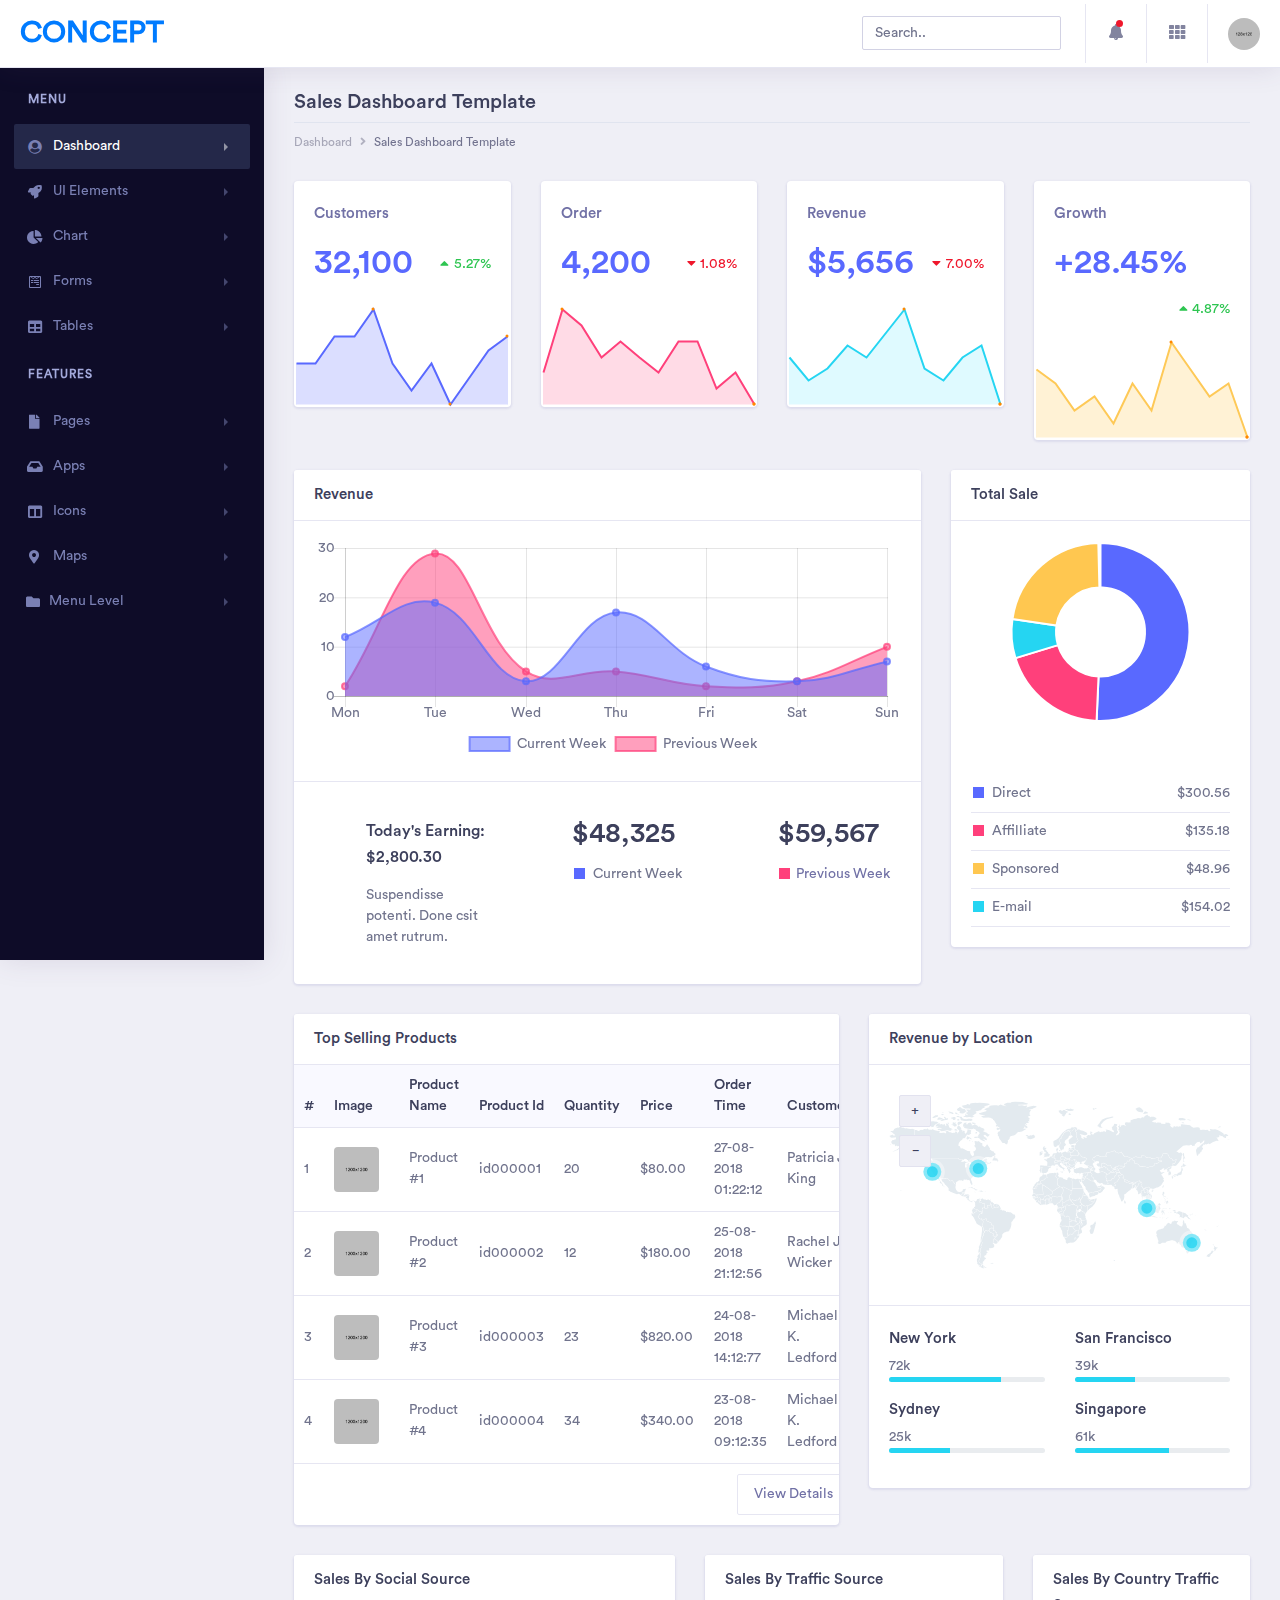
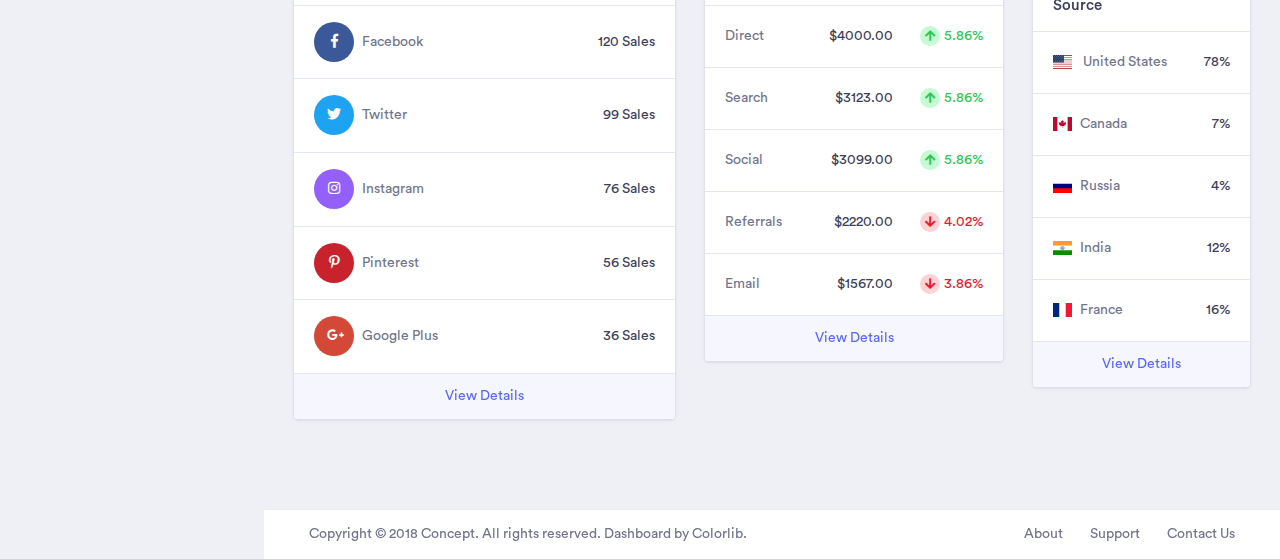
<file: concept-master/dashboard-sales.html>
<!doctype html>
<html lang="en">

 
<head>
    <!-- Required meta tags -->
    <meta charset="utf-8">
    <meta name="viewport" content="width=device-width, initial-scale=1, shrink-to-fit=no">
    <!-- Bootstrap CSS -->
    <link rel="stylesheet" href="assets/vendor/bootstrap/css/bootstrap.min.css">
    <link href="assets/vendor/fonts/circular-std/style.css" rel="stylesheet">
    <link rel="stylesheet" href="assets/libs/css/style.css">
    <link rel="stylesheet" href="assets/vendor/fonts/fontawesome/css/fontawesome-all.css">
    <link rel="stylesheet" href="assets/vendor/vector-map/jqvmap.css">
    <link rel="stylesheet" href="assets/vendor/jvectormap/jquery-jvectormap-2.0.2.css">
    <link rel="stylesheet" href="assets/vendor/fonts/flag-icon-css/flag-icon.min.css">
    <title>Concept - Bootstrap 4 Admin Dashboard Template</title>
</head>

<body>
    <!-- ============================================================== -->
    <!-- main wrapper -->
    <!-- ============================================================== -->
    <div class="dashboard-main-wrapper">
        <!-- ============================================================== -->
        <!-- navbar -->
        <!-- ============================================================== -->
        <div class="dashboard-header">
            <nav class="navbar navbar-expand-lg bg-white fixed-top">
                <a class="navbar-brand" href="index.html">Concept</a>
                <button class="navbar-toggler" type="button" data-toggle="collapse" data-target="#navbarSupportedContent" aria-controls="navbarSupportedContent" aria-expanded="false" aria-label="Toggle navigation">
                    <span class="navbar-toggler-icon"></span>
                </button>
                <div class="collapse navbar-collapse " id="navbarSupportedContent">
                    <ul class="navbar-nav ml-auto navbar-right-top">
                        <li class="nav-item">
                            <div id="custom-search" class="top-search-bar">
                                <input class="form-control" type="text" placeholder="Search..">
                            </div>
                        </li>
                        <li class="nav-item dropdown notification">
                            <a class="nav-link nav-icons" href="#" id="navbarDropdownMenuLink1" data-toggle="dropdown" aria-haspopup="true" aria-expanded="false"><i class="fas fa-fw fa-bell"></i> <span class="indicator"></span></a>
                            <ul class="dropdown-menu dropdown-menu-right notification-dropdown">
                                <li>
                                    <div class="notification-title"> Notification</div>
                                    <div class="notification-list">
                                        <div class="list-group">
                                            <a href="#" class="list-group-item list-group-item-action active">
                                                <div class="notification-info">
                                                    <div class="notification-list-user-img"><img src="assets/images/avatar-2.jpg" alt="" class="user-avatar-md rounded-circle"></div>
                                                    <div class="notification-list-user-block"><span class="notification-list-user-name">Jeremy Rakestraw</span>accepted your invitation to join the team.
                                                        <div class="notification-date">2 min ago</div>
                                                    </div>
                                                </div>
                                            </a>
                                            <a href="#" class="list-group-item list-group-item-action">
                                                <div class="notification-info">
                                                    <div class="notification-list-user-img"><img src="assets/images/avatar-3.jpg" alt="" class="user-avatar-md rounded-circle"></div>
                                                    <div class="notification-list-user-block"><span class="notification-list-user-name">John Abraham</span>is now following you
                                                        <div class="notification-date">2 days ago</div>
                                                    </div>
                                                </div>
                                            </a>
                                            <a href="#" class="list-group-item list-group-item-action">
                                                <div class="notification-info">
                                                    <div class="notification-list-user-img"><img src="assets/images/avatar-4.jpg" alt="" class="user-avatar-md rounded-circle"></div>
                                                    <div class="notification-list-user-block"><span class="notification-list-user-name">Monaan Pechi</span> is watching your main repository
                                                        <div class="notification-date">2 min ago</div>
                                                    </div>
                                                </div>
                                            </a>
                                            <a href="#" class="list-group-item list-group-item-action">
                                                <div class="notification-info">
                                                    <div class="notification-list-user-img"><img src="assets/images/avatar-5.jpg" alt="" class="user-avatar-md rounded-circle"></div>
                                                    <div class="notification-list-user-block"><span class="notification-list-user-name">Jessica Caruso</span>accepted your invitation to join the team.
                                                        <div class="notification-date">2 min ago</div>
                                                    </div>
                                                </div>
                                            </a>
                                        </div>
                                    </div>
                                </li>
                                <li>
                                    <div class="list-footer"> <a href="#">View all notifications</a></div>
                                </li>
                            </ul>
                        </li>
                        <li class="nav-item dropdown connection">
                            <a class="nav-link" href="#" id="navbarDropdown" role="button" data-toggle="dropdown" aria-haspopup="true" aria-expanded="false"> <i class="fas fa-fw fa-th"></i> </a>
                            <ul class="dropdown-menu dropdown-menu-right connection-dropdown">
                                <li class="connection-list">
                                    <div class="row">
                                        <div class="col-xl-4 col-lg-4 col-md-6 col-sm-12 col-12 ">
                                            <a href="#" class="connection-item"><img src="assets/images/github.png" alt="" > <span>Github</span></a>
                                        </div>
                                        <div class="col-xl-4 col-lg-4 col-md-6 col-sm-12 col-12 ">
                                            <a href="#" class="connection-item"><img src="assets/images/dribbble.png" alt="" > <span>Dribbble</span></a>
                                        </div>
                                        <div class="col-xl-4 col-lg-4 col-md-6 col-sm-12 col-12 ">
                                            <a href="#" class="connection-item"><img src="assets/images/dropbox.png" alt="" > <span>Dropbox</span></a>
                                        </div>
                                    </div>
                                    <div class="row">
                                        <div class="col-xl-4 col-lg-4 col-md-6 col-sm-12 col-12 ">
                                            <a href="#" class="connection-item"><img src="assets/images/bitbucket.png" alt=""> <span>Bitbucket</span></a>
                                        </div>
                                        <div class="col-xl-4 col-lg-4 col-md-6 col-sm-12 col-12 ">
                                            <a href="#" class="connection-item"><img src="assets/images/mail_chimp.png" alt="" ><span>Mail chimp</span></a>
                                        </div>
                                        <div class="col-xl-4 col-lg-4 col-md-6 col-sm-12 col-12 ">
                                            <a href="#" class="connection-item"><img src="assets/images/slack.png" alt="" > <span>Slack</span></a>
                                        </div>
                                    </div>
                                </li>
                                <li>
                                    <div class="conntection-footer"><a href="#">More</a></div>
                                </li>
                            </ul>
                        </li>
                        <li class="nav-item dropdown nav-user">
                            <a class="nav-link nav-user-img" href="#" id="navbarDropdownMenuLink2" data-toggle="dropdown" aria-haspopup="true" aria-expanded="false"><img src="assets/images/avatar-1.jpg" alt="" class="user-avatar-md rounded-circle"></a>
                            <div class="dropdown-menu dropdown-menu-right nav-user-dropdown" aria-labelledby="navbarDropdownMenuLink2">
                                <div class="nav-user-info">
                                    <h5 class="mb-0 text-white nav-user-name">John Abraham </h5>
                                    <span class="status"></span><span class="ml-2">Available</span>
                                </div>
                                <a class="dropdown-item" href="#"><i class="fas fa-user mr-2"></i>Account</a>
                                <a class="dropdown-item" href="#"><i class="fas fa-cog mr-2"></i>Setting</a>
                                <a class="dropdown-item" href="#"><i class="fas fa-power-off mr-2"></i>Logout</a>
                            </div>
                        </li>
                    </ul>
                </div>
            </nav>
        </div>
        <!-- ============================================================== -->
        <!-- end navbar -->
        <!-- ============================================================== -->
        <!-- ============================================================== -->
        <!-- left sidebar -->
        <!-- ============================================================== -->
        <div class="nav-left-sidebar sidebar-dark">
            <div class="menu-list">
                <nav class="navbar navbar-expand-lg navbar-light">
                    <a class="d-xl-none d-lg-none" href="#">Dashboard</a>
                    <button class="navbar-toggler" type="button" data-toggle="collapse" data-target="#navbarNav" aria-controls="navbarNav" aria-expanded="false" aria-label="Toggle navigation">
                        <span class="navbar-toggler-icon"></span>
                    </button>
                    <div class="collapse navbar-collapse" id="navbarNav">
                        <ul class="navbar-nav flex-column">
                            <li class="nav-divider">
                                Menu
                            </li>
                            <li class="nav-item ">
                                <a class="nav-link active" href="#" data-toggle="collapse" aria-expanded="false" data-target="#submenu-1" aria-controls="submenu-1"><i class="fa fa-fw fa-user-circle"></i>Dashboard <span class="badge badge-success">6</span></a>
                                <div id="submenu-1" class="collapse submenu" style="">
                                    <ul class="nav flex-column">
                                        <li class="nav-item">
                                            <a class="nav-link" href="#" data-toggle="collapse" aria-expanded="false" data-target="#submenu-1-2" aria-controls="submenu-1-2">E-Commerce</a>
                                            <div id="submenu-1-2" class="collapse submenu" style="">
                                                <ul class="nav flex-column">
                                                    <li class="nav-item">
                                                        <a class="nav-link" href="index.html">E Commerce Dashboard</a>
                                                    </li>
                                                    <li class="nav-item">
                                                        <a class="nav-link" href="ecommerce-product.html">Product List</a>
                                                    </li>
                                                    <li class="nav-item">
                                                        <a class="nav-link" href="ecommerce-product-single.html">Product Single</a>
                                                    </li>
                                                    <li class="nav-item">
                                                        <a class="nav-link" href="ecommerce-product-checkout.html">Product Checkout</a>
                                                    </li>
                                                </ul>
                                            </div>
                                        </li>
                                        <li class="nav-item">
                                            <a class="nav-link" href="dashboard-finance.html">Finance</a>
                                        </li>
                                        <li class="nav-item">
                                            <a class="nav-link" href="dashboard-sales.html">Sales</a>
                                        </li>
                                        <li class="nav-item">
                                            <a class="nav-link" href="#" data-toggle="collapse" aria-expanded="false" data-target="#submenu-1-1" aria-controls="submenu-1-1">Infulencer</a>
                                            <div id="submenu-1-1" class="collapse submenu" style="">
                                                <ul class="nav flex-column">
                                                    <li class="nav-item">
                                                        <a class="nav-link" href="dashboard-influencer.html">Influencer</a>
                                                    </li>
                                                    <li class="nav-item">
                                                        <a class="nav-link" href="influencer-finder.html">Influencer Finder</a>
                                                    </li>
                                                    <li class="nav-item">
                                                        <a class="nav-link" href="influencer-profile.html">Influencer Profile</a>
                                                    </li>
                                                </ul>
                                            </div>
                                        </li>
                                    </ul>
                                </div>
                            </li>
                            <li class="nav-item">
                                <a class="nav-link" href="#" data-toggle="collapse" aria-expanded="false" data-target="#submenu-2" aria-controls="submenu-2"><i class="fa fa-fw fa-rocket"></i>UI Elements</a>
                                <div id="submenu-2" class="collapse submenu" style="">
                                    <ul class="nav flex-column">
                                        <li class="nav-item">
                                            <a class="nav-link" href="pages/cards.html">Cards <span class="badge badge-secondary">New</span></a>
                                        </li>
                                        <li class="nav-item">
                                            <a class="nav-link" href="pages/general.html">General</a>
                                        </li>
                                        <li class="nav-item">
                                            <a class="nav-link" href="pages/carousel.html">Carousel</a>
                                        </li>
                                        <li class="nav-item">
                                            <a class="nav-link" href="pages/listgroup.html">List Group</a>
                                        </li>
                                        <li class="nav-item">
                                            <a class="nav-link" href="pages/typography.html">Typography</a>
                                        </li>
                                        <li class="nav-item">
                                            <a class="nav-link" href="pages/accordions.html">Accordions</a>
                                        </li>
                                        <li class="nav-item">
                                            <a class="nav-link" href="pages/tabs.html">Tabs</a>
                                        </li>
                                    </ul>
                                </div>
                            </li>
                            <li class="nav-item">
                                <a class="nav-link" href="#" data-toggle="collapse" aria-expanded="false" data-target="#submenu-3" aria-controls="submenu-3"><i class="fas fa-fw fa-chart-pie"></i>Chart</a>
                                <div id="submenu-3" class="collapse submenu" style="">
                                    <ul class="nav flex-column">
                                        <li class="nav-item">
                                            <a class="nav-link" href="pages/chart-c3.html">C3 Charts</a>
                                        </li>
                                        <li class="nav-item">
                                            <a class="nav-link" href="pages/chart-chartist.html">Chartist Charts</a>
                                        </li>
                                        <li class="nav-item">
                                            <a class="nav-link" href="pages/chart-charts.html">Chart</a>
                                        </li>
                                        <li class="nav-item">
                                            <a class="nav-link" href="pages/chart-morris.html">Morris</a>
                                        </li>
                                        <li class="nav-item">
                                            <a class="nav-link" href="pages/chart-sparkline.html">Sparkline</a>
                                        </li>
                                        <li class="nav-item">
                                            <a class="nav-link" href="pages/chart-gauge.html">Guage</a>
                                        </li>
                                    </ul>
                                </div>
                            </li>
                            <li class="nav-item ">
                                <a class="nav-link" href="#" data-toggle="collapse" aria-expanded="false" data-target="#submenu-4" aria-controls="submenu-4"><i class="fab fa-fw fa-wpforms"></i>Forms</a>
                                <div id="submenu-4" class="collapse submenu" style="">
                                    <ul class="nav flex-column">
                                        <li class="nav-item">
                                            <a class="nav-link" href="pages/form-elements.html">Form Elements</a>
                                        </li>
                                        <li class="nav-item">
                                            <a class="nav-link" href="pages/form-validation.html">Parsely Validations</a>
                                        </li>
                                        <li class="nav-item">
                                            <a class="nav-link" href="pages/multiselect.html">Multiselect</a>
                                        </li>
                                        <li class="nav-item">
                                            <a class="nav-link" href="pages/datepicker.html">Date Picker</a>
                                        </li>
                                        <li class="nav-item">
                                            <a class="nav-link" href="pages/bootstrap-select.html">Bootstrap Select</a>
                                        </li>
                                    </ul>
                                </div>
                            </li>
                            <li class="nav-item">
                                <a class="nav-link" href="#" data-toggle="collapse" aria-expanded="false" data-target="#submenu-5" aria-controls="submenu-5"><i class="fas fa-fw fa-table"></i>Tables</a>
                                <div id="submenu-5" class="collapse submenu" style="">
                                    <ul class="nav flex-column">
                                        <li class="nav-item">
                                            <a class="nav-link" href="pages/general-table.html">General Tables</a>
                                        </li>
                                        <li class="nav-item">
                                            <a class="nav-link" href="pages/data-tables.html">Data Tables</a>
                                        </li>
                                    </ul>
                                </div>
                            </li>
                            <li class="nav-divider">
                                Features
                            </li>
                            <li class="nav-item">
                                <a class="nav-link" href="#" data-toggle="collapse" aria-expanded="false" data-target="#submenu-6" aria-controls="submenu-6"><i class="fas fa-fw fa-file"></i> Pages </a>
                                <div id="submenu-6" class="collapse submenu" style="">
                                    <ul class="nav flex-column">
                                        <li class="nav-item">
                                            <a class="nav-link" href="pages/blank-page.html">Blank Page</a>
                                        </li>
                                        <li class="nav-item">
                                            <a class="nav-link" href="pages/blank-page-header.html">Blank Page Header</a>
                                        </li>
                                        <li class="nav-item">
                                            <a class="nav-link" href="pages/login.html">Login</a>
                                        </li>
                                        <li class="nav-item">
                                            <a class="nav-link" href="pages/404-page.html">404 page</a>
                                        </li>
                                        <li class="nav-item">
                                            <a class="nav-link" href="pages/sign-up.html">Sign up Page</a>
                                        </li>
                                        <li class="nav-item">
                                            <a class="nav-link" href="pages/forgot-password.html">Forgot Password</a>
                                        </li>
                                        <li class="nav-item">
                                            <a class="nav-link" href="pages/pricing.html">Pricing Tables</a>
                                        </li>
                                        <li class="nav-item">
                                            <a class="nav-link" href="pages/timeline.html">Timeline</a>
                                        </li>
                                        <li class="nav-item">
                                            <a class="nav-link" href="pages/calendar.html">Calendar</a>
                                        </li>
                                        <li class="nav-item">
                                            <a class="nav-link" href="pages/sortable-nestable-lists.html">Sortable/Nestable List</a>
                                        </li>
                                        <li class="nav-item">
                                            <a class="nav-link" href="pages/widgets.html">Widgets</a>
                                        </li>
                                        <li class="nav-item">
                                            <a class="nav-link" href="pages/media-object.html">Media Objects</a>
                                        </li>
                                        <li class="nav-item">
                                            <a class="nav-link" href="pages/cropper-image.html">Cropper</a>
                                        </li>
                                        <li class="nav-item">
                                            <a class="nav-link" href="pages/color-picker.html">Color Picker</a>
                                        </li>
                                    </ul>
                                </div>
                            </li>
                            <li class="nav-item">
                                <a class="nav-link" href="#" data-toggle="collapse" aria-expanded="false" data-target="#submenu-7" aria-controls="submenu-7"><i class="fas fa-fw fa-inbox"></i>Apps <span class="badge badge-secondary">New</span></a>
                                <div id="submenu-7" class="collapse submenu" style="">
                                    <ul class="nav flex-column">
                                        <li class="nav-item">
                                            <a class="nav-link" href="pages/inbox.html">Inbox</a>
                                        </li>
                                        <li class="nav-item">
                                            <a class="nav-link" href="pages/email-details.html">Email Detail</a>
                                        </li>
                                        <li class="nav-item">
                                            <a class="nav-link" href="pages/email-compose.html">Email Compose</a>
                                        </li>
                                        <li class="nav-item">
                                            <a class="nav-link" href="pages/message-chat.html">Message Chat</a>
                                        </li>
                                    </ul>
                                </div>
                            </li>
                            <li class="nav-item">
                                <a class="nav-link" href="#" data-toggle="collapse" aria-expanded="false" data-target="#submenu-8" aria-controls="submenu-8"><i class="fas fa-fw fa-columns"></i>Icons</a>
                                <div id="submenu-8" class="collapse submenu" style="">
                                    <ul class="nav flex-column">
                                        <li class="nav-item">
                                            <a class="nav-link" href="pages/icon-fontawesome.html">FontAwesome Icons</a>
                                        </li>
                                        <li class="nav-item">
                                            <a class="nav-link" href="pages/icon-material.html">Material Icons</a>
                                        </li>
                                        <li class="nav-item">
                                            <a class="nav-link" href="pages/icon-simple-lineicon.html">Simpleline Icon</a>
                                        </li>
                                        <li class="nav-item">
                                            <a class="nav-link" href="pages/icon-themify.html">Themify Icon</a>
                                        </li>
                                        <li class="nav-item">
                                            <a class="nav-link" href="pages/icon-flag.html">Flag Icons</a>
                                        </li>
                                        <li class="nav-item">
                                            <a class="nav-link" href="pages/icon-weather.html">Weather Icon</a>
                                        </li>
                                    </ul>
                                </div>
                            </li>
                            <li class="nav-item">
                                <a class="nav-link" href="#" data-toggle="collapse" aria-expanded="false" data-target="#submenu-9" aria-controls="submenu-9"><i class="fas fa-fw fa-map-marker-alt"></i>Maps</a>
                                <div id="submenu-9" class="collapse submenu" style="">
                                    <ul class="nav flex-column">
                                        <li class="nav-item">
                                            <a class="nav-link" href="pages/map-google.html">Google Maps</a>
                                        </li>
                                        <li class="nav-item">
                                            <a class="nav-link" href="pages/map-vector.html">Vector Maps</a>
                                        </li>
                                    </ul>
                                </div>
                            </li>
                            <li class="nav-item">
                                <a class="nav-link" href="#" data-toggle="collapse" aria-expanded="false" data-target="#submenu-10" aria-controls="submenu-10"><i class="fas fa-f fa-folder"></i>Menu Level</a>
                                <div id="submenu-10" class="collapse submenu" style="">
                                    <ul class="nav flex-column">
                                        <li class="nav-item">
                                            <a class="nav-link" href="#">Level 1</a>
                                        </li>
                                        <li class="nav-item">
                                            <a class="nav-link" href="#" data-toggle="collapse" aria-expanded="false" data-target="#submenu-11" aria-controls="submenu-11">Level 2</a>
                                            <div id="submenu-11" class="collapse submenu" style="">
                                                <ul class="nav flex-column">
                                                    <li class="nav-item">
                                                        <a class="nav-link" href="#">Level 1</a>
                                                    </li>
                                                    <li class="nav-item">
                                                        <a class="nav-link" href="#">Level 2</a>
                                                    </li>
                                                </ul>
                                            </div>
                                        </li>
                                        <li class="nav-item">
                                            <a class="nav-link" href="#">Level 3</a>
                                        </li>
                                    </ul>
                                </div>
                            </li>
                        </ul>
                    </div>
                </nav>
            </div>
        </div>
        <!-- ============================================================== -->
        <!-- end left sidebar -->
        <!-- ============================================================== -->
        <!-- ============================================================== -->
        <!-- wrapper  -->
        <!-- ============================================================== -->
        <div class="dashboard-wrapper">
            <div class="container-fluid  dashboard-content">
                <!-- ============================================================== -->
                <!-- pagehader  -->
                <!-- ============================================================== -->
                <div class="row">
                    <div class="col-xl-12 col-lg-12 col-md-12 col-sm-12 col-12">
                        <div class="page-header">
                            <h3 class="mb-2">Sales Dashboard Template </h3>
                            <p class="pageheader-text">Lorem ipsum dolor sit ametllam fermentum ipsum eu porta consectetur adipiscing elit.Nullam vehicula nulla ut egestas rhoncus.</p>
                            <div class="page-breadcrumb">
                                <nav aria-label="breadcrumb">
                                    <ol class="breadcrumb">
                                        <li class="breadcrumb-item"><a href="#" class="breadcrumb-link">Dashboard</a></li>
                                        <li class="breadcrumb-item active" aria-current="page">Sales Dashboard Template</li>
                                    </ol>
                                </nav>
                            </div>
                        </div>
                    </div>
                </div>
                <!-- ============================================================== -->
                <!-- pagehader  -->
                <!-- ============================================================== -->
                <div class="row">
                    <!-- metric -->
                    <div class="col-xl-3 col-lg-6 col-md-6 col-sm-12 col-12">
                        <div class="card">
                            <div class="card-body">
                                <h5 class="text-muted">Customers</h5>
                                <div class="metric-value d-inline-block">
                                    <h1 class="mb-1 text-primary">32,100 </h1>
                                </div>
                                <div class="metric-label d-inline-block float-right text-success">
                                    <i class="fa fa-fw fa-caret-up"></i><span>5.27%</span>
                                </div>
                            </div>
                            <div id="sparkline-1"></div>
                        </div>
                    </div>
                    <!-- /. metric -->
                    <!-- metric -->
                    <div class="col-xl-3 col-lg-6 col-md-6 col-sm-12 col-12">
                        <div class="card">
                            <div class="card-body">
                                <h5 class="text-muted">Order</h5>
                                <div class="metric-value d-inline-block">
                                    <h1 class="mb-1 text-primary">4,200 </h1>
                                </div>
                                <div class="metric-label d-inline-block float-right text-danger">
                                    <i class="fa fa-fw fa-caret-down"></i><span>1.08%</span>
                                </div>
                            </div>
                            <div id="sparkline-2"></div>
                        </div>
                    </div>
                    <!-- /. metric -->
                    <!-- metric -->
                    <div class="col-xl-3 col-lg-6 col-md-6 col-sm-12 col-12">
                        <div class="card">
                            <div class="card-body">
                                <h5 class="text-muted">Revenue</h5>
                                <div class="metric-value d-inline-block">
                                    <h1 class="mb-1 text-primary">$5,656</h1>
                                </div>
                                <div class="metric-label d-inline-block float-right text-danger">
                                    <i class="fa fa-fw fa-caret-down"></i><span>7.00%</span>
                                </div>
                            </div>
                            <div id="sparkline-3">
                            </div>
                        </div>
                    </div>
                    <!-- /. metric -->
                    <!-- metric -->
                    <div class="col-xl-3 col-lg-6 col-md-6 col-sm-12 col-12">
                        <div class="card">
                            <div class="card-body">
                                <h5 class="text-muted">Growth</h5>
                                <div class="metric-value d-inline-block">
                                    <h1 class="mb-1 text-primary">+28.45% </h1>
                                </div>
                                <div class="metric-label d-inline-block float-right text-success">
                                    <i class="fa fa-fw fa-caret-up"></i><span>4.87%</span>
                                </div>
                            </div>
                            <div id="sparkline-4"></div>
                        </div>
                    </div>
                    <!-- /. metric -->
                </div>
                <!-- ============================================================== -->
                <!-- revenue  -->
                <!-- ============================================================== -->
                <div class="row">
                    <div class="col-xl-8 col-lg-12 col-md-8 col-sm-12 col-12">
                        <div class="card">
                            <h5 class="card-header">Revenue</h5>
                            <div class="card-body">
                                <canvas id="revenue" width="400" height="150"></canvas>
                            </div>
                            <div class="card-body border-top">
                                <div class="row">
                                    <div class="offset-xl-1 col-xl-3 col-lg-3 col-md-12 col-sm-12 col-12 p-3">
                                        <h4> Today's Earning: $2,800.30</h4>
                                        <p>Suspendisse potenti. Done csit amet rutrum.
                                        </p>
                                    </div>
                                    <div class="offset-xl-1 col-xl-3 col-lg-3 col-md-6 col-sm-12 col-12 p-3">
                                        <h2 class="font-weight-normal mb-3"><span>$48,325</span>                                                    </h2>
                                        <div class="mb-0 mt-3 legend-item">
                                            <span class="fa-xs text-primary mr-1 legend-title "><i class="fa fa-fw fa-square-full"></i></span>
                                            <span class="legend-text">Current Week</span></div>
                                    </div>
                                    <div class="offset-xl-1 col-xl-3 col-lg-3 col-md-6 col-sm-12 col-12 p-3">
                                        <h2 class="font-weight-normal mb-3">

                                                        <span>$59,567</span>
                                                    </h2>
                                        <div class="text-muted mb-0 mt-3 legend-item"> <span class="fa-xs text-secondary mr-1 legend-title"><i class="fa fa-fw fa-square-full"></i></span><span class="legend-text">Previous Week</span></div>
                                    </div>
                                </div>
                            </div>
                        </div>
                    </div>
                    <!-- ============================================================== -->
                    <!-- end reveune  -->
                    <!-- ============================================================== -->
                    <!-- ============================================================== -->
                    <!-- total sale  -->
                    <!-- ============================================================== -->
                    <div class="col-xl-4 col-lg-12 col-md-4 col-sm-12 col-12">
                        <div class="card">
                            <h5 class="card-header">Total Sale</h5>
                            <div class="card-body">
                                <canvas id="total-sale" width="220" height="155"></canvas>
                                <div class="chart-widget-list">
                                    <p>
                                        <span class="fa-xs text-primary mr-1 legend-title"><i class="fa fa-fw fa-square-full"></i></span><span class="legend-text"> Direct</span>
                                        <span class="float-right">$300.56</span>
                                    </p>
                                    <p>
                                        <span class="fa-xs text-secondary mr-1 legend-title"><i class="fa fa-fw fa-square-full"></i></span>
                                        <span class="legend-text">Affilliate</span>
                                        <span class="float-right">$135.18</span>
                                    </p>
                                    <p>
                                        <span class="fa-xs text-brand mr-1 legend-title"><i class="fa fa-fw fa-square-full"></i></span> <span class="legend-text">Sponsored</span>
                                        <span class="float-right">$48.96</span>
                                    </p>
                                    <p class="mb-0">
                                        <span class="fa-xs text-info mr-1 legend-title"><i class="fa fa-fw fa-square-full"></i></span> <span class="legend-text"> E-mail</span>
                                        <span class="float-right">$154.02</span>
                                    </p>
                                </div>
                            </div>
                        </div>
                    </div>
                    <!-- ============================================================== -->
                    <!-- end total sale  -->
                    <!-- ============================================================== -->
                </div>
                <div class="row">
                    <!-- ============================================================== -->
                    <!-- top selling products  -->
                    <!-- ============================================================== -->
                    <div class="col-xl-7 col-lg-12 col-md-12 col-sm-12 col-12">
                        <div class="card">
                            <h5 class="card-header">Top Selling Products</h5>
                            <div class="card-body p-0">
                                <div class="table-responsive">
                                    <table class="table">
                                        <thead class="bg-light">
                                            <tr class="border-0">
                                                <th class="border-0">#</th>
                                                <th class="border-0">Image</th>
                                                <th class="border-0">Product Name</th>
                                                <th class="border-0">Product Id</th>
                                                <th class="border-0">Quantity</th>
                                                <th class="border-0">Price</th>
                                                <th class="border-0">Order Time</th>
                                                <th class="border-0">Customer</th>
                                            </tr>
                                        </thead>
                                        <tbody>
                                            <tr>
                                                <td>1</td>
                                                <td>
                                                    <div class="m-r-10"><img src="assets/images/product-pic.jpg" alt="user" class="rounded" width="45"></div>
                                                </td>
                                                <td>Product #1 </td>
                                                <td>id000001 </td>
                                                <td>20</td>
                                                <td>$80.00</td>
                                                <td>27-08-2018 01:22:12</td>
                                                <td>Patricia J. King </td>
                                            </tr>
                                            <tr>
                                                <td>2</td>
                                                <td>
                                                    <div class="m-r-10"><img src="assets/images/product-pic-2.jpg" alt="user" class="rounded" width="45"></div>
                                                </td>
                                                <td>Product #2 </td>
                                                <td>id000002 </td>
                                                <td>12</td>
                                                <td>$180.00</td>
                                                <td>25-08-2018 21:12:56</td>
                                                <td>Rachel J. Wicker </td>
                                            </tr>
                                            <tr>
                                                <td>3</td>
                                                <td>
                                                    <div class="m-r-10"><img src="assets/images/product-pic-3.jpg" alt="user" class="rounded" width="45"></div>
                                                </td>
                                                <td>Product #3 </td>
                                                <td>id000003 </td>
                                                <td>23</td>
                                                <td>$820.00</td>
                                                <td>24-08-2018 14:12:77</td>
                                                <td>Michael K. Ledford </td>
                                            </tr>
                                            <tr>
                                                <td>4</td>
                                                <td>
                                                    <div class="m-r-10"><img src="assets/images/product-pic-4.jpg" alt="user" class="rounded" width="45"></div>
                                                </td>
                                                <td>Product #4 </td>
                                                <td>id000004 </td>
                                                <td>34</td>
                                                <td>$340.00</td>
                                                <td>23-08-2018 09:12:35</td>
                                                <td>Michael K. Ledford </td>
                                            </tr>
                                            <tr>
                                                <td colspan="8"><a href="#" class="btn btn-outline-light float-right">View Details</a></td>
                                            </tr>
                                        </tbody>
                                    </table>
                                </div>
                            </div>
                        </div>
                    </div>
                    <!-- ============================================================== -->
                    <!-- end top selling products  -->
                    <!-- ============================================================== -->
                    <!-- ============================================================== -->
                    <!-- revenue locations  -->
                    <!-- ============================================================== -->
                    <div class="col-xl-5 col-lg-12 col-md-12 col-sm-12 col-12">
                        <div class="card">
                            <h5 class="card-header">Revenue by Location</h5>
                            <div class="card-body">
                                <div id="locationmap" style="width:100%; height:200px"></div>
                            </div>
                            <div class="card-body border-top">
                                <div class="row">
                                    <div class="col-xl-6">
                                        <div class="sell-ratio">
                                            <h5 class="mb-1 mt-0 font-weight-normal">New York</h5>
                                            <div class="progress-w-percent">
                                                <span class="progress-value">72k </span>
                                                <div class="progress progress-sm">
                                                    <div class="progress-bar" role="progressbar" style="width: 72%;" aria-valuenow="72" aria-valuemin="0" aria-valuemax="100"></div>
                                                </div>
                                            </div>
                                        </div>
                                    </div>
                                    <div class="col-xl-6">
                                        <div class="sell-ratio">
                                            <h5 class="mb-1 mt-0 font-weight-normal">San Francisco</h5>
                                            <div class="progress-w-percent">
                                                <span class="progress-value">39k</span>
                                                <div class="progress progress-sm">
                                                    <div class="progress-bar" role="progressbar" style="width: 39%;" aria-valuenow="39" aria-valuemin="0" aria-valuemax="100"></div>
                                                </div>
                                            </div>
                                        </div>
                                    </div>
                                    <div class="col-xl-6">
                                        <div class="sell-ratio">
                                            <h5 class="mb-1 mt-0 font-weight-normal">Sydney</h5>
                                            <div class="progress-w-percent">
                                                <span class="progress-value">25k </span>
                                                <div class="progress progress-sm">
                                                    <div class="progress-bar" role="progressbar" style="width: 39%;" aria-valuenow="39" aria-valuemin="0" aria-valuemax="100"></div>
                                                </div>
                                            </div>
                                        </div>
                                    </div>
                                    <div class="col-xl-6">
                                        <div class="sell-ratio">
                                            <h5 class="mb-1 mt-0 font-weight-normal">Singapore</h5>
                                            <div class="progress-w-percent mb-0">
                                                <span class="progress-value">61k </span>
                                                <div class="progress progress-sm">
                                                    <div class="progress-bar" role="progressbar" style="width: 61%;" aria-valuenow="61" aria-valuemin="0" aria-valuemax="100"></div>
                                                </div>
                                            </div>
                                        </div>
                                    </div>
                                </div>
                            </div>
                        </div>
                    </div>
                    <!-- ============================================================== -->
                    <!-- end revenue locations  -->
                    <!-- ============================================================== -->
                </div>
                <div class="row">
                    <div class="col-xl-5 col-lg-6 col-md-6 col-sm-12 col-12">
                        <!-- ============================================================== -->
                        <!-- social source  -->
                        <!-- ============================================================== -->
                        <div class="card">
                            <h5 class="card-header"> Sales By Social Source</h5>
                            <div class="card-body p-0">
                                <ul class="social-sales list-group list-group-flush">
                                    <li class="list-group-item social-sales-content"><span class="social-sales-icon-circle facebook-bgcolor mr-2"><i class="fab fa-facebook-f"></i></span><span class="social-sales-name">Facebook</span><span class="social-sales-count text-dark">120 Sales</span>
                                    </li>
                                    <li class="list-group-item social-sales-content"><span class="social-sales-icon-circle twitter-bgcolor mr-2"><i class="fab fa-twitter"></i></span><span class="social-sales-name">Twitter</span><span class="social-sales-count text-dark">99 Sales</span>
                                    </li>
                                    <li class="list-group-item social-sales-content"><span class="social-sales-icon-circle instagram-bgcolor mr-2"><i class="fab fa-instagram"></i></span><span class="social-sales-name">Instagram</span><span class="social-sales-count text-dark">76 Sales</span>
                                    </li>
                                    <li class="list-group-item social-sales-content"><span class="social-sales-icon-circle pinterest-bgcolor mr-2"><i class="fab fa-pinterest-p"></i></span><span class="social-sales-name">Pinterest</span><span class="social-sales-count text-dark">56 Sales</span>
                                    </li>
                                    <li class="list-group-item social-sales-content"><span class="social-sales-icon-circle googleplus-bgcolor mr-2"><i class="fab fa-google-plus-g"></i></span><span class="social-sales-name">Google Plus</span><span class="social-sales-count text-dark">36 Sales</span>
                                    </li>
                                </ul>
                            </div>
                            <div class="card-footer text-center">
                                <a href="#" class="btn-primary-link">View Details</a>
                            </div>
                        </div>
                        <!-- ============================================================== -->
                        <!-- end social source  -->
                        <!-- ============================================================== -->
                    </div>
                    <div class="col-xl-4 col-lg-6 col-md-6 col-sm-12 col-12">
                        <!-- ============================================================== -->
                        <!-- sales traffice source  -->
                        <!-- ============================================================== -->
                        <div class="card">
                            <h5 class="card-header"> Sales By Traffic Source</h5>
                            <div class="card-body p-0">
                                <ul class="traffic-sales list-group list-group-flush">
                                    <li class="traffic-sales-content list-group-item "><span class="traffic-sales-name">Direct</span><span class="traffic-sales-amount">$4000.00  <span class="icon-circle-small icon-box-xs text-success ml-4 bg-success-light"><i class="fa fa-fw fa-arrow-up"></i></span><span class="ml-1 text-success">5.86%</span></span>
                                    </li>
                                    <li class="traffic-sales-content list-group-item"><span class="traffic-sales-name">Search<span class="traffic-sales-amount">$3123.00  <span class="icon-circle-small icon-box-xs text-success ml-4 bg-success-light"><i class="fa fa-fw fa-arrow-up"></i></span><span class="ml-1 text-success">5.86%</span></span>
                                        </span>
                                    </li>
                                    <li class="traffic-sales-content list-group-item"><span class="traffic-sales-name">Social<span class="traffic-sales-amount ">$3099.00  <span class="icon-circle-small icon-box-xs text-success ml-4 bg-success-light"><i class="fa fa-fw fa-arrow-up"></i></span><span class="ml-1 text-success">5.86%</span></span>
                                        </span>
                                    </li>
                                    <li class="traffic-sales-content list-group-item"><span class="traffic-sales-name">Referrals<span class="traffic-sales-amount ">$2220.00   <span class="icon-circle-small icon-box-xs text-danger ml-4 bg-danger-light"><i class="fa fa-fw fa-arrow-down"></i></span><span class="ml-1 text-danger">4.02%</span></span>
                                        </span>
                                    </li>
                                    <li class="traffic-sales-content list-group-item "><span class="traffic-sales-name">Email<span class="traffic-sales-amount">$1567.00   <span class="icon-circle-small icon-box-xs text-danger ml-4 bg-danger-light"><i class="fa fa-fw fa-arrow-down"></i></span><span class="ml-1 text-danger">3.86%</span></span>
                                        </span>
                                    </li>
                                </ul>
                            </div>
                            <div class="card-footer text-center">
                                <a href="#" class="btn-primary-link">View Details</a>
                            </div>
                        </div>
                    </div>
                    <!-- ============================================================== -->
                    <!-- end sales traffice source  -->
                    <!-- ============================================================== -->
                    <!-- ============================================================== -->
                    <!-- sales traffic country source  -->
                    <!-- ============================================================== -->
                    <div class="col-xl-3 col-lg-12 col-md-6 col-sm-12 col-12">
                        <div class="card">
                            <h5 class="card-header">Sales By Country Traffic Source</h5>
                            <div class="card-body p-0">
                                <ul class="country-sales list-group list-group-flush">
                                    <li class="country-sales-content list-group-item"><span class="mr-2"><i class="flag-icon flag-icon-us" title="us" id="us"></i> </span>
                                        <span class="">United States</span><span class="float-right text-dark">78%</span>
                                    </li>
                                    <li class="list-group-item country-sales-content"><span class="mr-2"><i class="flag-icon flag-icon-ca" title="ca" id="ca"></i></span><span class="">Canada</span><span class="float-right text-dark">7%</span>
                                    </li>
                                    <li class="list-group-item country-sales-content"><span class="mr-2"><i class="flag-icon flag-icon-ru" title="ru" id="ru"></i></span><span class="">Russia</span><span class="float-right text-dark">4%</span>
                                    </li>
                                    <li class="list-group-item country-sales-content"><span class=" mr-2"><i class="flag-icon flag-icon-in" title="in" id="in"></i></span><span class="">India</span><span class="float-right text-dark">12%</span>
                                    </li>
                                    <li class="list-group-item country-sales-content"><span class=" mr-2"><i class="flag-icon flag-icon-fr" title="fr" id="fr"></i></span><span class="">France</span><span class="float-right text-dark">16%</span>
                                    </li>
                                </ul>
                            </div>
                            <div class="card-footer text-center">
                                <a href="#" class="btn-primary-link">View Details</a>
                            </div>
                        </div>
                    </div>
                    <!-- ============================================================== -->
                    <!-- end sales traffice country source  -->
                    <!-- ============================================================== -->
                </div>
            </div>
            <!-- ============================================================== -->
            <!-- footer -->
            <!-- ============================================================== -->
            <div class="footer">
                <div class="container-fluid">
                    <div class="row">
                        <div class="col-xl-6 col-lg-6 col-md-6 col-sm-12 col-12">
                            Copyright © 2018 Concept. All rights reserved. Dashboard by <a href="https://colorlib.com/wp/">Colorlib</a>.
                        </div>
                        <div class="col-xl-6 col-lg-6 col-md-6 col-sm-12 col-12">
                            <div class="text-md-right footer-links d-none d-sm-block">
                                <a href="javascript: void(0);">About</a>
                                <a href="javascript: void(0);">Support</a>
                                <a href="javascript: void(0);">Contact Us</a>
                            </div>
                        </div>
                    </div>
                </div>
            </div>
            <!-- ============================================================== -->
            <!-- end footer -->
            <!-- ============================================================== -->
        </div>
        <!-- ============================================================== -->
        <!-- end wrapper  -->
        <!-- ============================================================== -->
    </div>
    <!-- ============================================================== -->
    <!-- end main wrapper  -->
    <!-- ============================================================== -->
    <!-- Optional JavaScript -->
    <!-- jquery 3.3.1 js-->
    <script src="assets/vendor/jquery/jquery-3.3.1.min.js"></script>
    <!-- bootstrap bundle js-->
    <script src="assets/vendor/bootstrap/js/bootstrap.bundle.js"></script>
    <!-- slimscroll js-->
    <script src="assets/vendor/slimscroll/jquery.slimscroll.js"></script>
    <!-- chartjs js-->
    <script src="assets/vendor/charts/charts-bundle/Chart.bundle.js"></script>
    <script src="assets/vendor/charts/charts-bundle/chartjs.js"></script>
   
    <!-- main js-->
    <script src="assets/libs/js/main-js.js"></script>
    <!-- jvactormap js-->
    <script src="assets/vendor/jvectormap/jquery-jvectormap-2.0.2.min.js"></script>
    <script src="assets/vendor/jvectormap/jquery-jvectormap-world-mill-en.js"></script>
    <!-- sparkline js-->
    <script src="assets/vendor/charts/sparkline/jquery.sparkline.js"></script>
    <script src="assets/vendor/charts/sparkline/spark-js.js"></script>
     <!-- dashboard sales js-->
    <script src="assets/libs/js/dashboard-sales.js"></script>
</body>
 
</html>
</file>
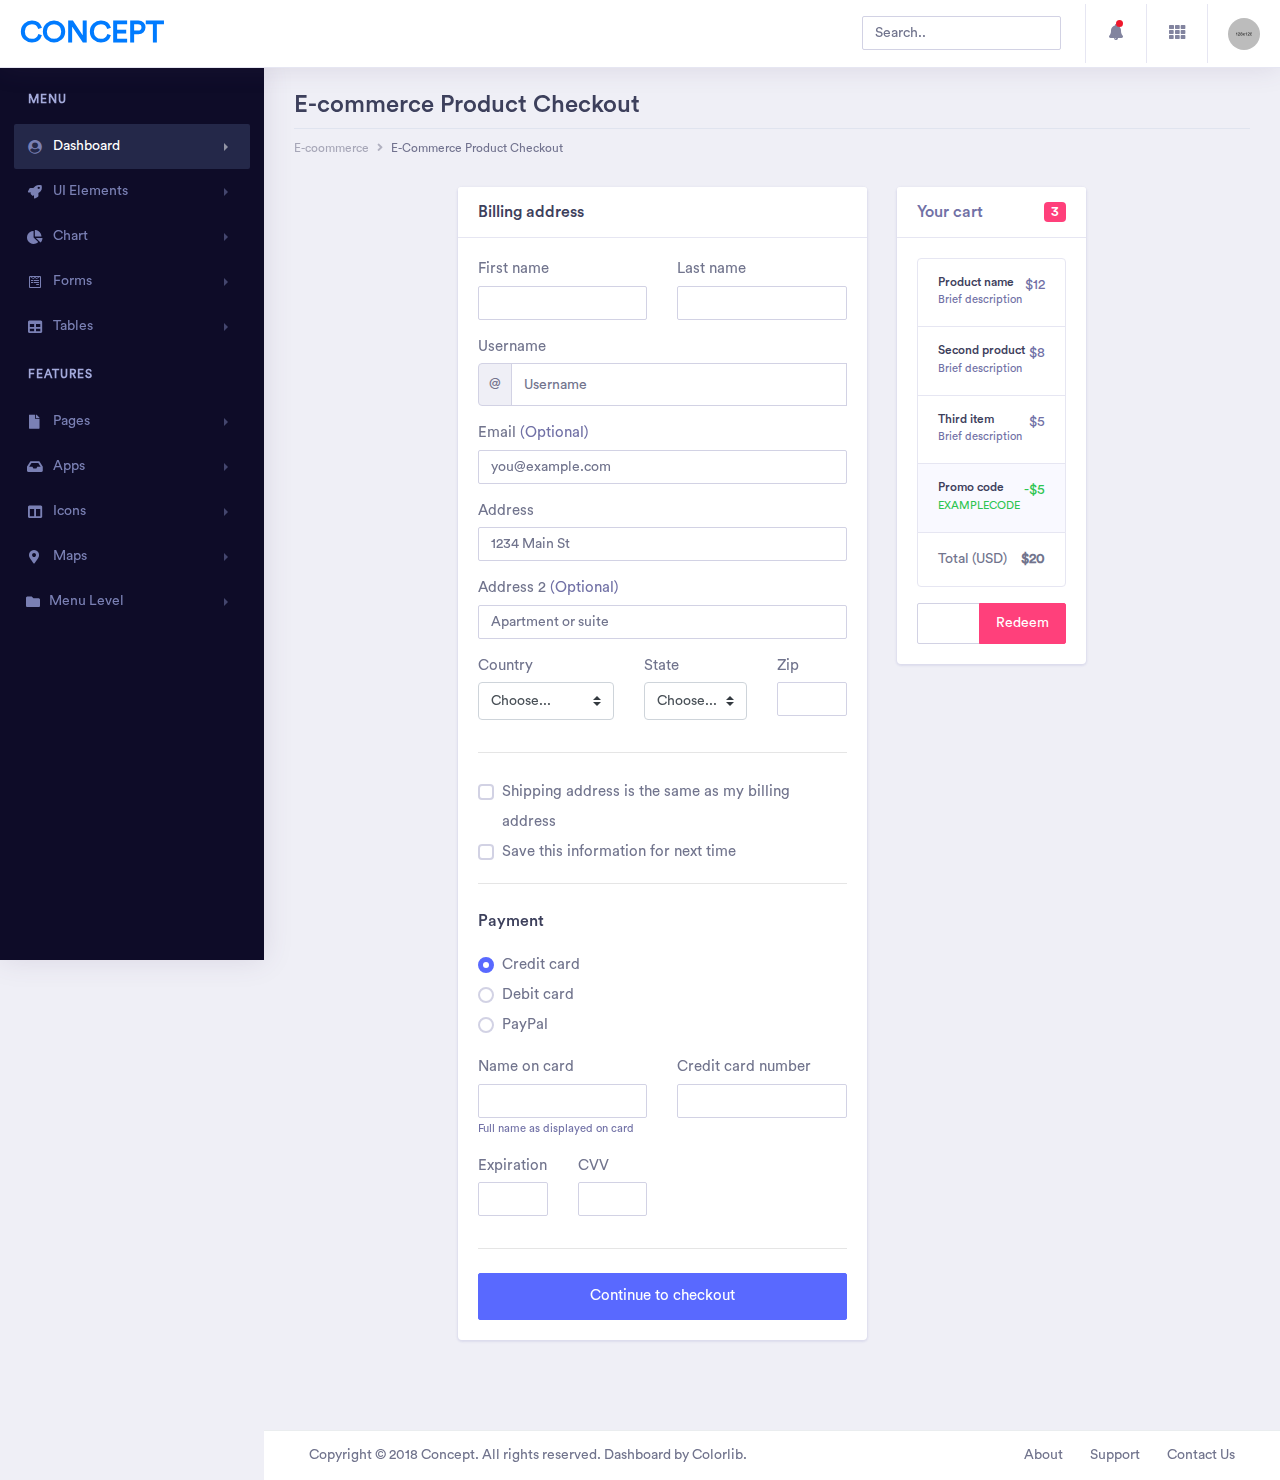
<file: concept-master/ecommerce-product-checkout.html>
<!doctype html>
<html lang="en">
 
<head>
    <!-- Required meta tags -->
    <meta charset="utf-8">
    <meta name="viewport" content="width=device-width, initial-scale=1, shrink-to-fit=no">
    <!-- Bootstrap CSS -->
    <link rel="stylesheet" href="assets/vendor/bootstrap/css/bootstrap.min.css">
    <link href="assets/vendor/fonts/circular-std/style.css" rel="stylesheet">
    <link rel="stylesheet" href="assets/libs/css/style.css">
    <link rel="stylesheet" href="assets/vendor/fonts/fontawesome/css/fontawesome-all.css">
    <title>Concept - Bootstrap 4 Admin Dashboard Template</title>
</head>

<body>
    <!-- ============================================================== -->
    <!-- main wrapper -->
    <!-- ============================================================== -->
    <div class="dashboard-main-wrapper">
        <!-- ============================================================== -->
        <!-- navbar -->
        <!-- ============================================================== -->
        <div class="dashboard-header">
            <nav class="navbar navbar-expand-lg bg-white fixed-top">
                <a class="navbar-brand" href="index.html">Concept</a>
                <button class="navbar-toggler" type="button" data-toggle="collapse" data-target="#navbarSupportedContent" aria-controls="navbarSupportedContent" aria-expanded="false" aria-label="Toggle navigation">
                    <span class="navbar-toggler-icon"></span>
                </button>
                <div class="collapse navbar-collapse " id="navbarSupportedContent">
                    <ul class="navbar-nav ml-auto navbar-right-top">
                        <li class="nav-item">
                            <div id="custom-search" class="top-search-bar">
                                <input class="form-control" type="text" placeholder="Search..">
                            </div>
                        </li>
                        <li class="nav-item dropdown notification">
                            <a class="nav-link nav-icons" href="#" id="navbarDropdownMenuLink1" data-toggle="dropdown" aria-haspopup="true" aria-expanded="false"><i class="fas fa-fw fa-bell"></i> <span class="indicator"></span></a>
                            <ul class="dropdown-menu dropdown-menu-right notification-dropdown">
                                <li>
                                    <div class="notification-title"> Notification</div>
                                    <div class="notification-list">
                                        <div class="list-group">
                                            <a href="#" class="list-group-item list-group-item-action active">
                                                <div class="notification-info">
                                                    <div class="notification-list-user-img"><img src="assets/images/avatar-2.jpg" alt="" class="user-avatar-md rounded-circle"></div>
                                                    <div class="notification-list-user-block"><span class="notification-list-user-name">Jeremy Rakestraw</span>accepted your invitation to join the team.
                                                        <div class="notification-date">2 min ago</div>
                                                    </div>
                                                </div>
                                            </a>
                                            <a href="#" class="list-group-item list-group-item-action">
                                                <div class="notification-info">
                                                    <div class="notification-list-user-img"><img src="assets/images/avatar-3.jpg" alt="" class="user-avatar-md rounded-circle"></div>
                                                    <div class="notification-list-user-block"><span class="notification-list-user-name">John Abraham </span>is now following you
                                                        <div class="notification-date">2 days ago</div>
                                                    </div>
                                                </div>
                                            </a>
                                            <a href="#" class="list-group-item list-group-item-action">
                                                <div class="notification-info">
                                                    <div class="notification-list-user-img"><img src="assets/images/avatar-4.jpg" alt="" class="user-avatar-md rounded-circle"></div>
                                                    <div class="notification-list-user-block"><span class="notification-list-user-name">Monaan Pechi</span> is watching your main repository
                                                        <div class="notification-date">2 min ago</div>
                                                    </div>
                                                </div>
                                            </a>
                                            <a href="#" class="list-group-item list-group-item-action">
                                                <div class="notification-info">
                                                    <div class="notification-list-user-img"><img src="assets/images/avatar-5.jpg" alt="" class="user-avatar-md rounded-circle"></div>
                                                    <div class="notification-list-user-block"><span class="notification-list-user-name">Jessica Caruso</span>accepted your invitation to join the team.
                                                        <div class="notification-date">2 min ago</div>
                                                    </div>
                                                </div>
                                            </a>
                                        </div>
                                    </div>
                                </li>
                                <li>
                                    <div class="list-footer"> <a href="#">View all notifications</a></div>
                                </li>
                            </ul>
                        </li>
                        <li class="nav-item dropdown connection">
                            <a class="nav-link" href="#" id="navbarDropdown" role="button" data-toggle="dropdown" aria-haspopup="true" aria-expanded="false"> <i class="fas fa-fw fa-th"></i> </a>
                            <ul class="dropdown-menu dropdown-menu-right connection-dropdown">
                                <li class="connection-list">
                                    <div class="row">
                                        <div class="col-xl-4 col-lg-4 col-md-6 col-sm-12 col-12 ">
                                            <a href="#" class="connection-item"><img src="assets/images/github.png" alt="" > <span>Github</span></a>
                                        </div>
                                        <div class="col-xl-4 col-lg-4 col-md-6 col-sm-12 col-12 ">
                                            <a href="#" class="connection-item"><img src="assets/images/dribbble.png" alt="" > <span>Dribbble</span></a>
                                        </div>
                                        <div class="col-xl-4 col-lg-4 col-md-6 col-sm-12 col-12 ">
                                            <a href="#" class="connection-item"><img src="assets/images/dropbox.png" alt="" > <span>Dropbox</span></a>
                                        </div>
                                    </div>
                                    <div class="row">
                                        <div class="col-xl-4 col-lg-4 col-md-6 col-sm-12 col-12 ">
                                            <a href="#" class="connection-item"><img src="assets/images/bitbucket.png" alt=""> <span>Bitbucket</span></a>
                                        </div>
                                        <div class="col-xl-4 col-lg-4 col-md-6 col-sm-12 col-12 ">
                                            <a href="#" class="connection-item"><img src="assets/images/mail_chimp.png" alt="" ><span>Mail chimp</span></a>
                                        </div>
                                        <div class="col-xl-4 col-lg-4 col-md-6 col-sm-12 col-12 ">
                                            <a href="#" class="connection-item"><img src="assets/images/slack.png" alt="" > <span>Slack</span></a>
                                        </div>
                                    </div>
                                </li>
                                <li>
                                    <div class="conntection-footer"><a href="#">More</a></div>
                                </li>
                            </ul>
                        </li>
                        <li class="nav-item dropdown nav-user">
                            <a class="nav-link nav-user-img" href="#" id="navbarDropdownMenuLink2" data-toggle="dropdown" aria-haspopup="true" aria-expanded="false"><img src="assets/images/avatar-1.jpg" alt="" class="user-avatar-md rounded-circle"></a>
                            <div class="dropdown-menu dropdown-menu-right nav-user-dropdown" aria-labelledby="navbarDropdownMenuLink2">
                                <div class="nav-user-info">
                                    <h5 class="mb-0 text-white nav-user-name">John Abraham </h5>
                                    <span class="status"></span><span class="ml-2">Available</span>
                                </div>
                                <a class="dropdown-item" href="#"><i class="fas fa-user mr-2"></i>Account</a>
                                <a class="dropdown-item" href="#"><i class="fas fa-cog mr-2"></i>Setting</a>
                                <a class="dropdown-item" href="#"><i class="fas fa-power-off mr-2"></i>Logout</a>
                            </div>
                        </li>
                    </ul>
                </div>
            </nav>
        </div>
        <!-- ============================================================== -->
        <!-- end navbar -->
        <!-- ============================================================== -->
        <!-- ============================================================== -->
        <!-- left sidebar -->
        <!-- ============================================================== -->
        <div class="nav-left-sidebar sidebar-dark">
            <div class="menu-list">
                <nav class="navbar navbar-expand-lg navbar-light">
                    <a class="d-xl-none d-lg-none" href="#">Dashboard</a>
                    <button class="navbar-toggler" type="button" data-toggle="collapse" data-target="#navbarNav" aria-controls="navbarNav" aria-expanded="false" aria-label="Toggle navigation">
                        <span class="navbar-toggler-icon"></span>
                    </button>
                    <div class="collapse navbar-collapse" id="navbarNav">
                        <ul class="navbar-nav flex-column">
                            <li class="nav-divider">
                                Menu
                            </li>
                            <li class="nav-item ">
                                <a class="nav-link active" href="#" data-toggle="collapse" aria-expanded="false" data-target="#submenu-1" aria-controls="submenu-1"><i class="fa fa-fw fa-user-circle"></i>Dashboard <span class="badge badge-success">6</span></a>
                                <div id="submenu-1" class="collapse submenu" style="">
                                    <ul class="nav flex-column">
                                        <li class="nav-item">
                                            <a class="nav-link" href="#" data-toggle="collapse" aria-expanded="false" data-target="#submenu-1-2" aria-controls="submenu-1-2">E-Commerce</a>
                                            <div id="submenu-1-2" class="collapse submenu" style="">
                                                <ul class="nav flex-column">
                                                    <li class="nav-item">
                                                        <a class="nav-link" href="index.html">E Commerce Dashboard</a>
                                                    </li>
                                                    <li class="nav-item">
                                                        <a class="nav-link" href="ecommerce-product.html">Product List</a>
                                                    </li>
                                                    <li class="nav-item">
                                                        <a class="nav-link" href="ecommerce-product-single.html">Product Single</a>
                                                    </li>
                                                    <li class="nav-item">
                                                        <a class="nav-link" href="ecommerce-product-checkout.html">Product Checkout</a>
                                                    </li>
                                                </ul>
                                            </div>
                                        </li>
                                        <li class="nav-item">
                                            <a class="nav-link" href="dashboard-finance.html">Finance</a>
                                        </li>
                                        <li class="nav-item">
                                            <a class="nav-link" href="dashboard-sales.html">Sales</a>
                                        </li>
                                        <li class="nav-item">
                                            <a class="nav-link" href="#" data-toggle="collapse" aria-expanded="false" data-target="#submenu-1-1" aria-controls="submenu-1-1">Infulencer</a>
                                            <div id="submenu-1-1" class="collapse submenu" style="">
                                                <ul class="nav flex-column">
                                                    <li class="nav-item">
                                                        <a class="nav-link" href="dashboard-influencer.html">Influencer</a>
                                                    </li>
                                                    <li class="nav-item">
                                                        <a class="nav-link" href="influencer-finder.html">Influencer Finder</a>
                                                    </li>
                                                    <li class="nav-item">
                                                        <a class="nav-link" href="influencer-profile.html">Influencer Profile</a>
                                                    </li>
                                                </ul>
                                            </div>
                                        </li>
                                    </ul>
                                </div>
                            </li>
                            <li class="nav-item">
                                <a class="nav-link" href="#" data-toggle="collapse" aria-expanded="false" data-target="#submenu-2" aria-controls="submenu-2"><i class="fa fa-fw fa-rocket"></i>UI Elements</a>
                                <div id="submenu-2" class="collapse submenu" style="">
                                    <ul class="nav flex-column">
                                        <li class="nav-item">
                                            <a class="nav-link" href="pages/cards.html">Cards <span class="badge badge-secondary">New</span></a>
                                        </li>
                                        <li class="nav-item">
                                            <a class="nav-link" href="pages/general.html">General</a>
                                        </li>
                                        <li class="nav-item">
                                            <a class="nav-link" href="pages/carousel.html">Carousel</a>
                                        </li>
                                        <li class="nav-item">
                                            <a class="nav-link" href="pages/listgroup.html">List Group</a>
                                        </li>
                                        <li class="nav-item">
                                            <a class="nav-link" href="pages/typography.html">Typography</a>
                                        </li>
                                        <li class="nav-item">
                                            <a class="nav-link" href="pages/accordions.html">Accordions</a>
                                        </li>
                                        <li class="nav-item">
                                            <a class="nav-link" href="pages/tabs.html">Tabs</a>
                                        </li>
                                    </ul>
                                </div>
                            </li>
                            <li class="nav-item">
                                <a class="nav-link" href="#" data-toggle="collapse" aria-expanded="false" data-target="#submenu-3" aria-controls="submenu-3"><i class="fas fa-fw fa-chart-pie"></i>Chart</a>
                                <div id="submenu-3" class="collapse submenu" style="">
                                    <ul class="nav flex-column">
                                        <li class="nav-item">
                                            <a class="nav-link" href="pages/chart-c3.html">C3 Charts</a>
                                        </li>
                                        <li class="nav-item">
                                            <a class="nav-link" href="pages/chart-chartist.html">Chartist Charts</a>
                                        </li>
                                        <li class="nav-item">
                                            <a class="nav-link" href="pages/chart-charts.html">Chart</a>
                                        </li>
                                        <li class="nav-item">
                                            <a class="nav-link" href="pages/chart-morris.html">Morris</a>
                                        </li>
                                        <li class="nav-item">
                                            <a class="nav-link" href="pages/chart-sparkline.html">Sparkline</a>
                                        </li>
                                        <li class="nav-item">
                                            <a class="nav-link" href="pages/chart-gauge.html">Guage</a>
                                        </li>
                                    </ul>
                                </div>
                            </li>
                            <li class="nav-item ">
                                <a class="nav-link" href="#" data-toggle="collapse" aria-expanded="false" data-target="#submenu-4" aria-controls="submenu-4"><i class="fab fa-fw fa-wpforms"></i>Forms</a>
                                <div id="submenu-4" class="collapse submenu" style="">
                                    <ul class="nav flex-column">
                                        <li class="nav-item">
                                            <a class="nav-link" href="pages/form-elements.html">Form Elements</a>
                                        </li>
                                        <li class="nav-item">
                                            <a class="nav-link" href="pages/form-validation.html">Parsely Validations</a>
                                        </li>
                                        <li class="nav-item">
                                            <a class="nav-link" href="pages/multiselect.html">Multiselect</a>
                                        </li>
                                        <li class="nav-item">
                                            <a class="nav-link" href="pages/datepicker.html">Date Picker</a>
                                        </li>
                                        <li class="nav-item">
                                            <a class="nav-link" href="pages/bootstrap-select.html">Bootstrap Select</a>
                                        </li>
                                    </ul>
                                </div>
                            </li>
                            <li class="nav-item">
                                <a class="nav-link" href="#" data-toggle="collapse" aria-expanded="false" data-target="#submenu-5" aria-controls="submenu-5"><i class="fas fa-fw fa-table"></i>Tables</a>
                                <div id="submenu-5" class="collapse submenu" style="">
                                    <ul class="nav flex-column">
                                        <li class="nav-item">
                                            <a class="nav-link" href="pages/general-table.html">General Tables</a>
                                        </li>
                                        <li class="nav-item">
                                            <a class="nav-link" href="pages/data-tables.html">Data Tables</a>
                                        </li>
                                    </ul>
                                </div>
                            </li>
                            <li class="nav-divider">
                                Features
                            </li>
                            <li class="nav-item">
                                <a class="nav-link" href="#" data-toggle="collapse" aria-expanded="false" data-target="#submenu-6" aria-controls="submenu-6"><i class="fas fa-fw fa-file"></i> Pages </a>
                                <div id="submenu-6" class="collapse submenu" style="">
                                    <ul class="nav flex-column">
                                        <li class="nav-item">
                                            <a class="nav-link" href="pages/blank-page.html">Blank Page</a>
                                        </li>
                                        <li class="nav-item">
                                            <a class="nav-link" href="pages/blank-page-header.html">Blank Page Header</a>
                                        </li>
                                        <li class="nav-item">
                                            <a class="nav-link" href="pages/login.html">Login</a>
                                        </li>
                                        <li class="nav-item">
                                            <a class="nav-link" href="pages/404-page.html">404 page</a>
                                        </li>
                                        <li class="nav-item">
                                            <a class="nav-link" href="pages/sign-up.html">Sign up Page</a>
                                        </li>
                                        <li class="nav-item">
                                            <a class="nav-link" href="pages/forgot-password.html">Forgot Password</a>
                                        </li>
                                        <li class="nav-item">
                                            <a class="nav-link" href="pages/pricing.html">Pricing Tables</a>
                                        </li>
                                        <li class="nav-item">
                                            <a class="nav-link" href="pages/timeline.html">Timeline</a>
                                        </li>
                                        <li class="nav-item">
                                            <a class="nav-link" href="pages/calendar.html">Calendar</a>
                                        </li>
                                        <li class="nav-item">
                                            <a class="nav-link" href="pages/sortable-nestable-lists.html">Sortable/Nestable List</a>
                                        </li>
                                        <li class="nav-item">
                                            <a class="nav-link" href="pages/widgets.html">Widgets</a>
                                        </li>
                                        <li class="nav-item">
                                            <a class="nav-link" href="pages/media-object.html">Media Objects</a>
                                        </li>
                                        <li class="nav-item">
                                            <a class="nav-link" href="pages/cropper-image.html">Cropper</a>
                                        </li>
                                        <li class="nav-item">
                                            <a class="nav-link" href="pages/color-picker.html">Color Picker</a>
                                        </li>
                                    </ul>
                                </div>
                            </li>
                            <li class="nav-item">
                                <a class="nav-link" href="#" data-toggle="collapse" aria-expanded="false" data-target="#submenu-7" aria-controls="submenu-7"><i class="fas fa-fw fa-inbox"></i>Apps <span class="badge badge-secondary">New</span></a>
                                <div id="submenu-7" class="collapse submenu" style="">
                                    <ul class="nav flex-column">
                                        <li class="nav-item">
                                            <a class="nav-link" href="pages/inbox.html">Inbox</a>
                                        </li>
                                        <li class="nav-item">
                                            <a class="nav-link" href="pages/email-details.html">Email Detail</a>
                                        </li>
                                        <li class="nav-item">
                                            <a class="nav-link" href="pages/email-compose.html">Email Compose</a>
                                        </li>
                                        <li class="nav-item">
                                            <a class="nav-link" href="pages/message-chat.html">Message Chat</a>
                                        </li>
                                    </ul>
                                </div>
                            </li>
                            <li class="nav-item">
                                <a class="nav-link" href="#" data-toggle="collapse" aria-expanded="false" data-target="#submenu-8" aria-controls="submenu-8"><i class="fas fa-fw fa-columns"></i>Icons</a>
                                <div id="submenu-8" class="collapse submenu" style="">
                                    <ul class="nav flex-column">
                                        <li class="nav-item">
                                            <a class="nav-link" href="pages/icon-fontawesome.html">FontAwesome Icons</a>
                                        </li>
                                        <li class="nav-item">
                                            <a class="nav-link" href="pages/icon-material.html">Material Icons</a>
                                        </li>
                                        <li class="nav-item">
                                            <a class="nav-link" href="pages/icon-simple-lineicon.html">Simpleline Icon</a>
                                        </li>
                                        <li class="nav-item">
                                            <a class="nav-link" href="pages/icon-themify.html">Themify Icon</a>
                                        </li>
                                        <li class="nav-item">
                                            <a class="nav-link" href="pages/icon-flag.html">Flag Icons</a>
                                        </li>
                                        <li class="nav-item">
                                            <a class="nav-link" href="pages/icon-weather.html">Weather Icon</a>
                                        </li>
                                    </ul>
                                </div>
                            </li>
                            <li class="nav-item">
                                <a class="nav-link" href="#" data-toggle="collapse" aria-expanded="false" data-target="#submenu-9" aria-controls="submenu-9"><i class="fas fa-fw fa-map-marker-alt"></i>Maps</a>
                                <div id="submenu-9" class="collapse submenu" style="">
                                    <ul class="nav flex-column">
                                        <li class="nav-item">
                                            <a class="nav-link" href="pages/map-google.html">Google Maps</a>
                                        </li>
                                        <li class="nav-item">
                                            <a class="nav-link" href="pages/map-vector.html">Vector Maps</a>
                                        </li>
                                    </ul>
                                </div>
                            </li>
                            <li class="nav-item">
                                <a class="nav-link" href="#" data-toggle="collapse" aria-expanded="false" data-target="#submenu-10" aria-controls="submenu-10"><i class="fas fa-f fa-folder"></i>Menu Level</a>
                                <div id="submenu-10" class="collapse submenu" style="">
                                    <ul class="nav flex-column">
                                        <li class="nav-item">
                                            <a class="nav-link" href="#">Level 1</a>
                                        </li>
                                        <li class="nav-item">
                                            <a class="nav-link" href="#" data-toggle="collapse" aria-expanded="false" data-target="#submenu-11" aria-controls="submenu-11">Level 2</a>
                                            <div id="submenu-11" class="collapse submenu" style="">
                                                <ul class="nav flex-column">
                                                    <li class="nav-item">
                                                        <a class="nav-link" href="#">Level 1</a>
                                                    </li>
                                                    <li class="nav-item">
                                                        <a class="nav-link" href="#">Level 2</a>
                                                    </li>
                                                </ul>
                                            </div>
                                        </li>
                                        <li class="nav-item">
                                            <a class="nav-link" href="#">Level 3</a>
                                        </li>
                                    </ul>
                                </div>
                            </li>
                        </ul>
                    </div>
                </nav>
            </div>
        </div>
        <!-- ============================================================== -->
        <!-- end left sidebar -->
        <!-- ============================================================== -->
        <!-- ============================================================== -->
        <!-- wrapper  -->
        <!-- ============================================================== -->
        <div class="dashboard-wrapper">
            <div class="dashboard-ecommerce">
                <div class="container-fluid dashboard-content ">
                    <!-- ============================================================== -->
                    <!-- pageheader  -->
                    <!-- ============================================================== -->
                    <div class="row">
                        <div class="col-xl-12 col-lg-12 col-md-12 col-sm-12 col-12">
                            <div class="page-header">
                                <h2 class="pageheader-title">E-commerce Product Checkout </h2>
                                <p class="pageheader-text">Nulla euismod urna eros, sit amet scelerisque torton lectus vel mauris facilisis faucibus at enim quis massa lobortis rutrum.</p>
                                <div class="page-breadcrumb">
                                    <nav aria-label="breadcrumb">
                                        <ol class="breadcrumb">
                                            <li class="breadcrumb-item"><a href="#" class="breadcrumb-link">E-coommerce</a></li>
                                            <li class="breadcrumb-item active" aria-current="page">E-Commerce Product Checkout</li>
                                        </ol>
                                    </nav>
                                </div>
                            </div>
                        </div>
                    </div>
                    <!-- ============================================================== -->
                    <!-- end pageheader  -->
                    <!-- ============================================================== -->
                    <div class="row">
                        <div class="offset-xl-2 col-xl-8 col-lg-12 col-md-12 col-sm-12 col-12">
                            <div class="row">
                                <div class="col-md-8">
                                    <div class="card">
                                        <div class="card-header">
                                            <h4 class="mb-0">Billing address</h4>
                                        </div>
                                        <div class="card-body">
                                            <form class="needs-validation" novalidate="">
                                                <div class="row">
                                                    <div class="col-md-6 mb-3">
                                                        <label for="firstName">First name</label>
                                                        <input type="text" class="form-control" id="firstName" placeholder="" value="" required="">
                                                        <div class="invalid-feedback">
                                                            Valid first name is required.
                                                        </div>
                                                    </div>
                                                    <div class="col-md-6 mb-3">
                                                        <label for="lastName">Last name</label>
                                                        <input type="text" class="form-control" id="lastName" placeholder="" value="" required="">
                                                        <div class="invalid-feedback">
                                                            Valid last name is required.
                                                        </div>
                                                    </div>
                                                </div>
                                                <div class="mb-3">
                                                    <label for="username">Username</label>
                                                    <div class="input-group">
                                                        <div class="input-group-prepend">
                                                            <span class="input-group-text">@</span>
                                                        </div>
                                                        <input type="text" class="form-control" id="username" placeholder="Username" required="">
                                                        <div class="invalid-feedback" style="width: 100%;">
                                                            Your username is required.
                                                        </div>
                                                    </div>
                                                </div>
                                                <div class="mb-3">
                                                    <label for="email">Email <span class="text-muted">(Optional)</span></label>
                                                    <input type="email" class="form-control" id="email" placeholder="you@example.com">
                                                    <div class="invalid-feedback">
                                                        Please enter a valid email address for shipping updates.
                                                    </div>
                                                </div>
                                                <div class="mb-3">
                                                    <label for="address">Address</label>
                                                    <input type="text" class="form-control" id="address" placeholder="1234 Main St" required="">
                                                    <div class="invalid-feedback">
                                                        Please enter your shipping address.
                                                    </div>
                                                </div>
                                                <div class="mb-3">
                                                    <label for="address2">Address 2 <span class="text-muted">(Optional)</span></label>
                                                    <input type="text" class="form-control" id="address2" placeholder="Apartment or suite">
                                                </div>
                                                <div class="row">
                                                    <div class="col-md-5 mb-3">
                                                        <label for="country">Country</label>
                                                        <select class="custom-select d-block w-100" id="country" required="">
                                                            <option value="">Choose...</option>
                                                            <option>United States</option>
                                                        </select>
                                                        <div class="invalid-feedback">
                                                            Please select a valid country.
                                                        </div>
                                                    </div>
                                                    <div class="col-md-4 mb-3">
                                                        <label for="state">State</label>
                                                        <select class="custom-select d-block w-100" id="state" required="">
                                                            <option value="">Choose...</option>
                                                            <option>California</option>
                                                        </select>
                                                        <div class="invalid-feedback">
                                                            Please provide a valid state.
                                                        </div>
                                                    </div>
                                                    <div class="col-md-3 mb-3">
                                                        <label for="zip">Zip</label>
                                                        <input type="text" class="form-control" id="zip" placeholder="" required="">
                                                        <div class="invalid-feedback">
                                                            Zip code required.
                                                        </div>
                                                    </div>
                                                </div>
                                                <hr class="mb-4">
                                                <div class="custom-control custom-checkbox">
                                                    <input type="checkbox" class="custom-control-input" id="same-address">
                                                    <label class="custom-control-label" for="same-address">Shipping address is the same as my billing address</label>
                                                </div>
                                                <div class="custom-control custom-checkbox">
                                                    <input type="checkbox" class="custom-control-input" id="save-info">
                                                    <label class="custom-control-label" for="save-info">Save this information for next time</label>
                                                </div>
                                                <hr class="mb-4">
                                                <h4 class="mb-3">Payment</h4>
                                                <div class="d-block my-3">
                                                    <div class="custom-control custom-radio">
                                                        <input id="credit" name="paymentMethod" type="radio" class="custom-control-input" checked="" required="">
                                                        <label class="custom-control-label" for="credit">Credit card</label>
                                                    </div>
                                                    <div class="custom-control custom-radio">
                                                        <input id="debit" name="paymentMethod" type="radio" class="custom-control-input" required="">
                                                        <label class="custom-control-label" for="debit">Debit card</label>
                                                    </div>
                                                    <div class="custom-control custom-radio">
                                                        <input id="paypal" name="paymentMethod" type="radio" class="custom-control-input" required="">
                                                        <label class="custom-control-label" for="paypal">PayPal</label>
                                                    </div>
                                                </div>
                                                <div class="row">
                                                    <div class="col-md-6 mb-3">
                                                        <label for="cc-name">Name on card</label>
                                                        <input type="text" class="form-control" id="cc-name" placeholder="" required="">
                                                        <small class="text-muted">Full name as displayed on card</small>
                                                        <div class="invalid-feedback">
                                                            Name on card is required
                                                        </div>
                                                    </div>
                                                    <div class="col-md-6 mb-3">
                                                        <label for="cc-number">Credit card number</label>
                                                        <input type="text" class="form-control" id="cc-number" placeholder="" required="">
                                                        <div class="invalid-feedback">
                                                            Credit card number is required
                                                        </div>
                                                    </div>
                                                </div>
                                                <div class="row">
                                                    <div class="col-md-3 mb-3">
                                                        <label for="cc-expiration">Expiration</label>
                                                        <input type="text" class="form-control" id="cc-expiration" placeholder="" required="">
                                                        <div class="invalid-feedback">
                                                            Expiration date required
                                                        </div>
                                                    </div>
                                                    <div class="col-md-3 mb-3">
                                                        <label for="cc-cvv">CVV</label>
                                                        <input type="text" class="form-control" id="cc-cvv" placeholder="" required="">
                                                        <div class="invalid-feedback">
                                                            Security code required
                                                        </div>
                                                    </div>
                                                </div>
                                                <hr class="mb-4">
                                                <button class="btn btn-primary btn-lg btn-block" type="submit">Continue to checkout</button>
                                            </form>
                                        </div>
                                    </div>
                                </div>
                                <div class="col-md-4 mb-4">
                                    <div class="card">
                                        <div class="card-header">
                                            <h4 class="d-flex justify-content-between align-items-center mb-0">
                                                        <span class="text-muted">Your cart</span>
                                          <span class="badge badge-secondary badge-pill">3</span>
                                                 </h4>
                                        </div>
                                        <div class="card-body">
                                            <ul class="list-group mb-3">
                                                <li class="list-group-item d-flex justify-content-between">
                                                    <div>
                                                        <h6 class="my-0">Product name</h6>
                                                        <small class="text-muted">Brief description</small>
                                                    </div>
                                                    <span class="text-muted">$12</span>
                                                </li>
                                                <li class="list-group-item d-flex justify-content-between">
                                                    <div>
                                                        <h6 class="my-0">Second product</h6>
                                                        <small class="text-muted">Brief description</small>
                                                    </div>
                                                    <span class="text-muted">$8</span>
                                                </li>
                                                <li class="list-group-item d-flex justify-content-between">
                                                    <div>
                                                        <h6 class="my-0">Third item</h6>
                                                        <small class="text-muted">Brief description</small>
                                                    </div>
                                                    <span class="text-muted">$5</span>
                                                </li>
                                                <li class="list-group-item d-flex justify-content-between bg-light">
                                                    <div class="text-success">
                                                        <h6 class="my-0">Promo code</h6>
                                                        <small>EXAMPLECODE</small>
                                                    </div>
                                                    <span class="text-success">-$5</span>
                                                </li>
                                                <li class="list-group-item d-flex justify-content-between">
                                                    <span>Total (USD)</span>
                                                    <strong>$20</strong>
                                                </li>
                                            </ul>
                                            <form>
                                                <div class="input-group">
                                                    <input type="text" class="form-control" placeholder="">
                                                    <div class="input-group-append">
                                                        <button type="submit" class="btn btn-secondary">Redeem</button>
                                                    </div>
                                                </div>
                                            </form>
                                        </div>
                                    </div>
                                </div>
                            </div>
                        </div>
                    </div>
                </div>
                <!-- ============================================================== -->
                <!-- footer -->
                <!-- ============================================================== -->
                <div class="footer">
                    <div class="container-fluid">
                        <div class="row">
                            <div class="col-xl-6 col-lg-6 col-md-6 col-sm-12 col-12">
                                Copyright © 2018 Concept. All rights reserved. Dashboard by <a href="https://colorlib.com/wp/">Colorlib</a>.
                            </div>
                            <div class="col-xl-6 col-lg-6 col-md-6 col-sm-12 col-12">
                                <div class="text-md-right footer-links d-none d-sm-block">
                                    <a href="javascript: void(0);">About</a>
                                    <a href="javascript: void(0);">Support</a>
                                    <a href="javascript: void(0);">Contact Us</a>
                                </div>
                            </div>
                        </div>
                    </div>
                </div>
                <!-- ============================================================== -->
                <!-- end footer -->
                <!-- ============================================================== -->
            </div>
            <!-- ============================================================== -->
            <!-- end wrapper  -->
            <!-- ============================================================== -->
        </div>
    </div>
    <!-- ============================================================== -->
    <!-- end main wrapper  -->
    <!-- ============================================================== -->
    <!-- Optional JavaScript -->
    <!-- jquery 3.3.1  -->
    <script src="assets/vendor/jquery/jquery-3.3.1.min.js"></script>
    <!-- bootstap bundle js-->
    <script src="assets/vendor/bootstrap/js/bootstrap.bundle.js"></script>
    <!-- slimscroll js-->
    <script src="assets/vendor/slimscroll/jquery.slimscroll.js"></script>
    <!-- main js-->
    <script src="assets/libs/js/main-js.js"></script>
</body>

 
</html>
</file>
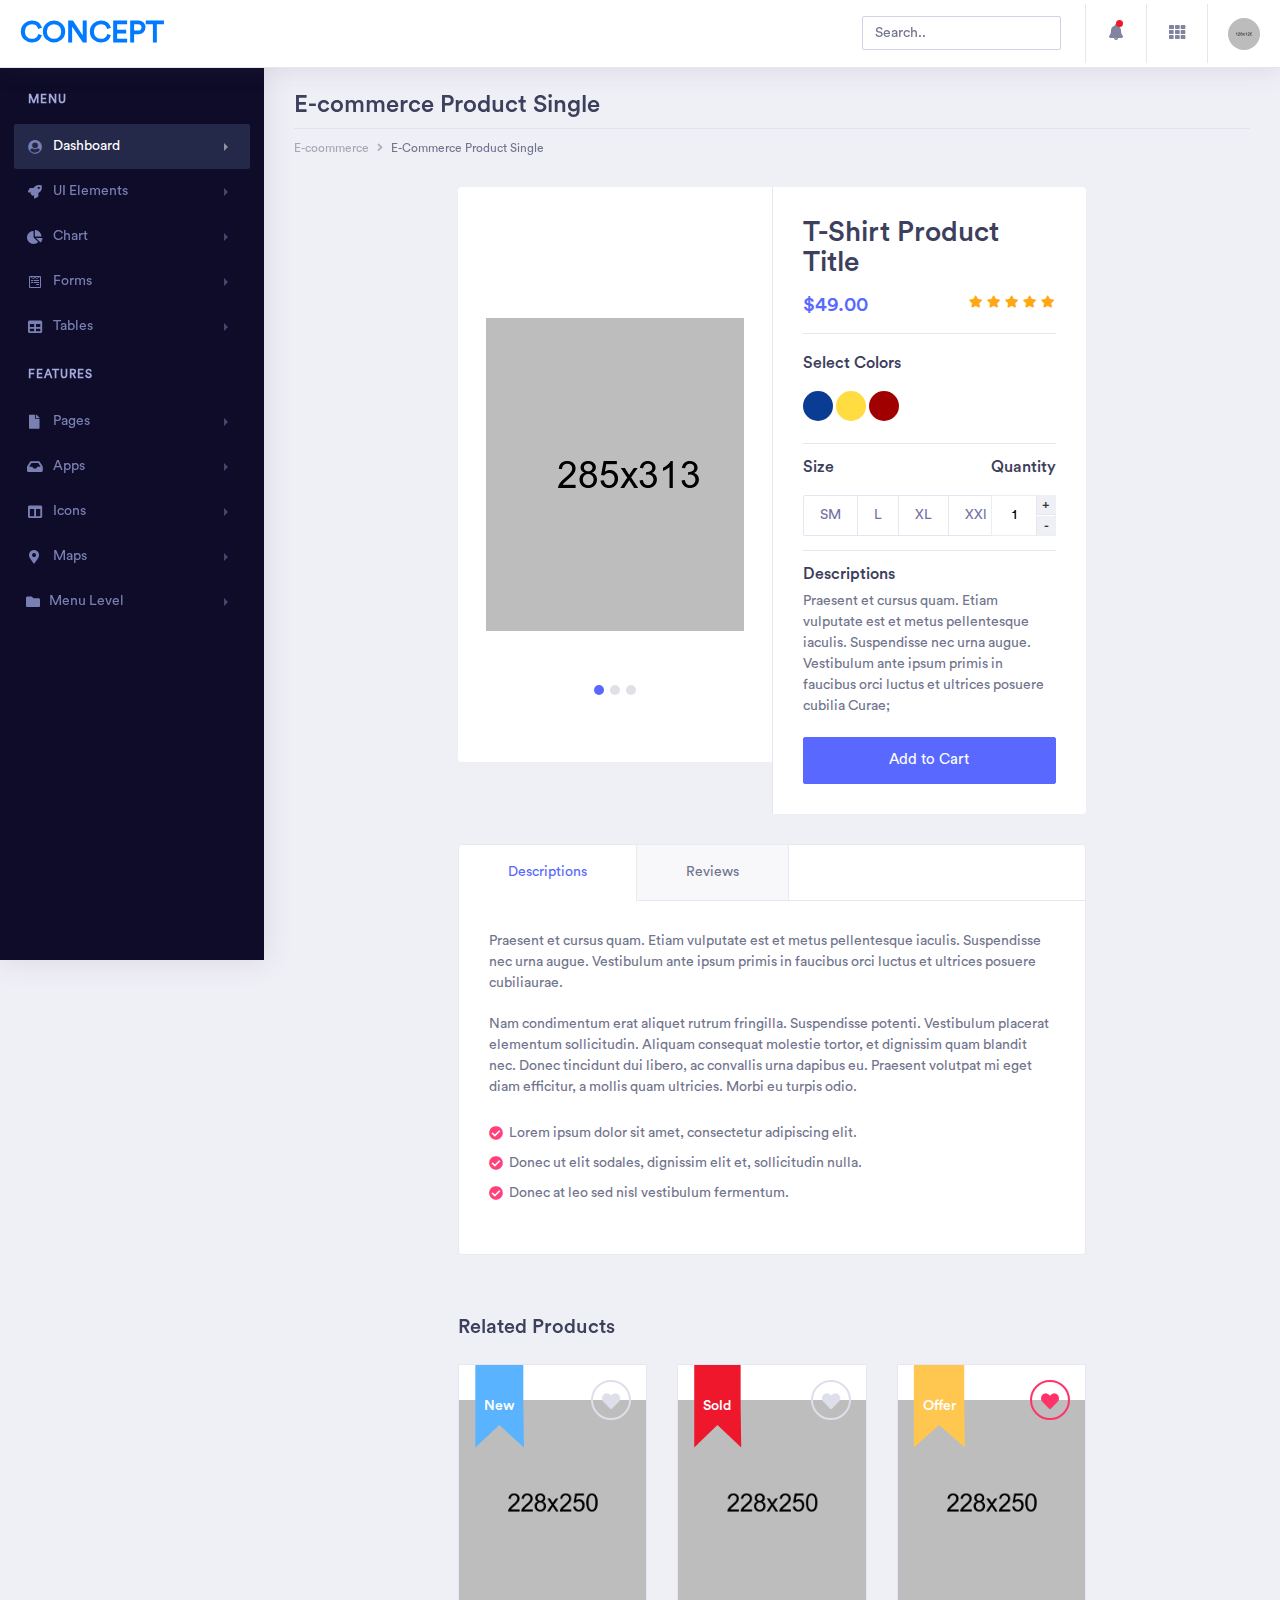
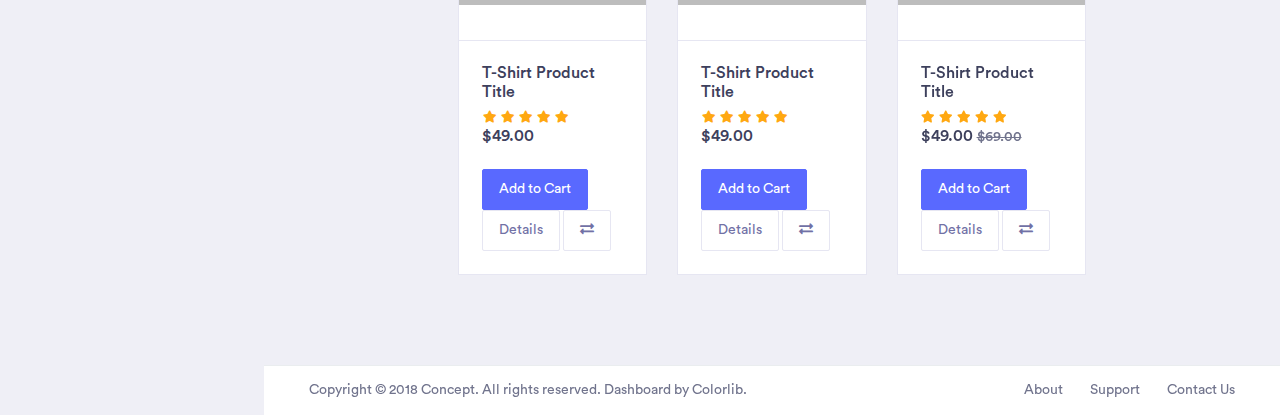
<file: concept-master/ecommerce-product-single.html>
<!doctype html>
<html lang="en">

 
<head>
    <!-- Required meta tags -->
    <meta charset="utf-8">
    <meta name="viewport" content="width=device-width, initial-scale=1, shrink-to-fit=no">
    <!-- Bootstrap CSS -->
    <link rel="stylesheet" href="assets/vendor/bootstrap/css/bootstrap.min.css">
    <link href="assets/vendor/fonts/circular-std/style.css" rel="stylesheet">
    <link rel="stylesheet" href="assets/libs/css/style.css">
    <link rel="stylesheet" href="assets/vendor/fonts/fontawesome/css/fontawesome-all.css">
    <title>Concept - Bootstrap 4 Admin Dashboard Template</title>
</head>

<body>
    <!-- ============================================================== -->
    <!-- main wrapper -->
    <!-- ============================================================== -->
    <div class="dashboard-main-wrapper">
        <!-- ============================================================== -->
        <!-- navbar -->
        <!-- ============================================================== -->
        <div class="dashboard-header">
            <nav class="navbar navbar-expand-lg bg-white fixed-top">
                <a class="navbar-brand" href="index.html">Concept</a>
                <button class="navbar-toggler" type="button" data-toggle="collapse" data-target="#navbarSupportedContent" aria-controls="navbarSupportedContent" aria-expanded="false" aria-label="Toggle navigation">
                    <span class="navbar-toggler-icon"></span>
                </button>
                <div class="collapse navbar-collapse " id="navbarSupportedContent">
                    <ul class="navbar-nav ml-auto navbar-right-top">
                        <li class="nav-item">
                            <div id="custom-search" class="top-search-bar">
                                <input class="form-control" type="text" placeholder="Search..">
                            </div>
                        </li>
                        <li class="nav-item dropdown notification">
                            <a class="nav-link nav-icons" href="#" id="navbarDropdownMenuLink1" data-toggle="dropdown" aria-haspopup="true" aria-expanded="false"><i class="fas fa-fw fa-bell"></i> <span class="indicator"></span></a>
                            <ul class="dropdown-menu dropdown-menu-right notification-dropdown">
                                <li>
                                    <div class="notification-title"> Notification</div>
                                    <div class="notification-list">
                                        <div class="list-group">
                                            <a href="#" class="list-group-item list-group-item-action active">
                                                <div class="notification-info">
                                                    <div class="notification-list-user-img"><img src="assets/images/avatar-2.jpg" alt="" class="user-avatar-md rounded-circle"></div>
                                                    <div class="notification-list-user-block"><span class="notification-list-user-name">Jeremy Rakestraw</span>accepted your invitation to join the team.
                                                        <div class="notification-date">2 min ago</div>
                                                    </div>
                                                </div>
                                            </a>
                                            <a href="#" class="list-group-item list-group-item-action">
                                                <div class="notification-info">
                                                    <div class="notification-list-user-img"><img src="assets/images/avatar-3.jpg" alt="" class="user-avatar-md rounded-circle"></div>
                                                    <div class="notification-list-user-block"><span class="notification-list-user-name">John Abraham </span>is now following you
                                                        <div class="notification-date">2 days ago</div>
                                                    </div>
                                                </div>
                                            </a>
                                            <a href="#" class="list-group-item list-group-item-action">
                                                <div class="notification-info">
                                                    <div class="notification-list-user-img"><img src="assets/images/avatar-4.jpg" alt="" class="user-avatar-md rounded-circle"></div>
                                                    <div class="notification-list-user-block"><span class="notification-list-user-name">Monaan Pechi</span> is watching your main repository
                                                        <div class="notification-date">2 min ago</div>
                                                    </div>
                                                </div>
                                            </a>
                                            <a href="#" class="list-group-item list-group-item-action">
                                                <div class="notification-info">
                                                    <div class="notification-list-user-img"><img src="assets/images/avatar-5.jpg" alt="" class="user-avatar-md rounded-circle"></div>
                                                    <div class="notification-list-user-block"><span class="notification-list-user-name">Jessica Caruso</span>accepted your invitation to join the team.
                                                        <div class="notification-date">2 min ago</div>
                                                    </div>
                                                </div>
                                            </a>
                                        </div>
                                    </div>
                                </li>
                                <li>
                                    <div class="list-footer"> <a href="#">View all notifications</a></div>
                                </li>
                            </ul>
                        </li>
                        <li class="nav-item dropdown connection">
                            <a class="nav-link" href="#" id="navbarDropdown" role="button" data-toggle="dropdown" aria-haspopup="true" aria-expanded="false"> <i class="fas fa-fw fa-th"></i> </a>
                            <ul class="dropdown-menu dropdown-menu-right connection-dropdown">
                                <li class="connection-list">
                                    <div class="row">
                                        <div class="col-xl-4 col-lg-4 col-md-6 col-sm-12 col-12 ">
                                            <a href="#" class="connection-item"><img src="assets/images/github.png" alt="" > <span>Github</span></a>
                                        </div>
                                        <div class="col-xl-4 col-lg-4 col-md-6 col-sm-12 col-12 ">
                                            <a href="#" class="connection-item"><img src="assets/images/dribbble.png" alt="" > <span>Dribbble</span></a>
                                        </div>
                                        <div class="col-xl-4 col-lg-4 col-md-6 col-sm-12 col-12 ">
                                            <a href="#" class="connection-item"><img src="assets/images/dropbox.png" alt="" > <span>Dropbox</span></a>
                                        </div>
                                    </div>
                                    <div class="row">
                                        <div class="col-xl-4 col-lg-4 col-md-6 col-sm-12 col-12 ">
                                            <a href="#" class="connection-item"><img src="assets/images/bitbucket.png" alt=""> <span>Bitbucket</span></a>
                                        </div>
                                        <div class="col-xl-4 col-lg-4 col-md-6 col-sm-12 col-12 ">
                                            <a href="#" class="connection-item"><img src="assets/images/mail_chimp.png" alt="" ><span>Mail chimp</span></a>
                                        </div>
                                        <div class="col-xl-4 col-lg-4 col-md-6 col-sm-12 col-12 ">
                                            <a href="#" class="connection-item"><img src="assets/images/slack.png" alt="" > <span>Slack</span></a>
                                        </div>
                                    </div>
                                </li>
                                <li>
                                    <div class="conntection-footer"><a href="#">More</a></div>
                                </li>
                            </ul>
                        </li>
                        <li class="nav-item dropdown nav-user">
                            <a class="nav-link nav-user-img" href="#" id="navbarDropdownMenuLink2" data-toggle="dropdown" aria-haspopup="true" aria-expanded="false"><img src="assets/images/avatar-1.jpg" alt="" class="user-avatar-md rounded-circle"></a>
                            <div class="dropdown-menu dropdown-menu-right nav-user-dropdown" aria-labelledby="navbarDropdownMenuLink2">
                                <div class="nav-user-info">
                                    <h5 class="mb-0 text-white nav-user-name">John Abraham </h5>
                                    <span class="status"></span><span class="ml-2">Available</span>
                                </div>
                                <a class="dropdown-item" href="#"><i class="fas fa-user mr-2"></i>Account</a>
                                <a class="dropdown-item" href="#"><i class="fas fa-cog mr-2"></i>Setting</a>
                                <a class="dropdown-item" href="#"><i class="fas fa-power-off mr-2"></i>Logout</a>
                            </div>
                        </li>
                    </ul>
                </div>
            </nav>
        </div>
        <!-- ============================================================== -->
        <!-- end navbar -->
        <!-- ============================================================== -->
        <!-- ============================================================== -->
        <!-- left sidebar -->
        <!-- ============================================================== -->
        <div class="nav-left-sidebar sidebar-dark">
            <div class="menu-list">
                <nav class="navbar navbar-expand-lg navbar-light">
                    <a class="d-xl-none d-lg-none" href="#">Dashboard</a>
                    <button class="navbar-toggler" type="button" data-toggle="collapse" data-target="#navbarNav" aria-controls="navbarNav" aria-expanded="false" aria-label="Toggle navigation">
                        <span class="navbar-toggler-icon"></span>
                    </button>
                    <div class="collapse navbar-collapse" id="navbarNav">
                        <ul class="navbar-nav flex-column">
                            <li class="nav-divider">
                                Menu
                            </li>
                            <li class="nav-item ">
                                <a class="nav-link active" href="#" data-toggle="collapse" aria-expanded="false" data-target="#submenu-1" aria-controls="submenu-1"><i class="fa fa-fw fa-user-circle"></i>Dashboard <span class="badge badge-success">6</span></a>
                                <div id="submenu-1" class="collapse submenu" style="">
                                    <ul class="nav flex-column">
                                        <li class="nav-item">
                                            <a class="nav-link" href="#" data-toggle="collapse" aria-expanded="false" data-target="#submenu-1-2" aria-controls="submenu-1-2">E-Commerce</a>
                                            <div id="submenu-1-2" class="collapse submenu" style="">
                                                <ul class="nav flex-column">
                                                    <li class="nav-item">
                                                        <a class="nav-link" href="index.html">E Commerce Dashboard</a>
                                                    </li>
                                                    <li class="nav-item">
                                                        <a class="nav-link" href="ecommerce-product.html">Product List</a>
                                                    </li>
                                                    <li class="nav-item">
                                                        <a class="nav-link" href="ecommerce-product-single.html">Product Single</a>
                                                    </li>
                                                    <li class="nav-item">
                                                        <a class="nav-link" href="ecommerce-product-checkout.html">Product Checkout</a>
                                                    </li>
                                                </ul>
                                            </div>
                                        </li>
                                        <li class="nav-item">
                                            <a class="nav-link" href="dashboard-finance.html">Finance</a>
                                        </li>
                                        <li class="nav-item">
                                            <a class="nav-link" href="dashboard-sales.html">Sales</a>
                                        </li>
                                        <li class="nav-item">
                                            <a class="nav-link" href="#" data-toggle="collapse" aria-expanded="false" data-target="#submenu-1-1" aria-controls="submenu-1-1">Infulencer</a>
                                            <div id="submenu-1-1" class="collapse submenu" style="">
                                                <ul class="nav flex-column">
                                                    <li class="nav-item">
                                                        <a class="nav-link" href="dashboard-influencer.html">Influencer</a>
                                                    </li>
                                                    <li class="nav-item">
                                                        <a class="nav-link" href="influencer-finder.html">Influencer Finder</a>
                                                    </li>
                                                    <li class="nav-item">
                                                        <a class="nav-link" href="influencer-profile.html">Influencer Profile</a>
                                                    </li>
                                                </ul>
                                            </div>
                                        </li>
                                    </ul>
                                </div>
                            </li>
                            <li class="nav-item">
                                <a class="nav-link" href="#" data-toggle="collapse" aria-expanded="false" data-target="#submenu-2" aria-controls="submenu-2"><i class="fa fa-fw fa-rocket"></i>UI Elements</a>
                                <div id="submenu-2" class="collapse submenu" style="">
                                    <ul class="nav flex-column">
                                        <li class="nav-item">
                                            <a class="nav-link" href="pages/cards.html">Cards <span class="badge badge-secondary">New</span></a>
                                        </li>
                                        <li class="nav-item">
                                            <a class="nav-link" href="pages/general.html">General</a>
                                        </li>
                                        <li class="nav-item">
                                            <a class="nav-link" href="pages/carousel.html">Carousel</a>
                                        </li>
                                        <li class="nav-item">
                                            <a class="nav-link" href="pages/listgroup.html">List Group</a>
                                        </li>
                                        <li class="nav-item">
                                            <a class="nav-link" href="pages/typography.html">Typography</a>
                                        </li>
                                        <li class="nav-item">
                                            <a class="nav-link" href="pages/accordions.html">Accordions</a>
                                        </li>
                                        <li class="nav-item">
                                            <a class="nav-link" href="pages/tabs.html">Tabs</a>
                                        </li>
                                    </ul>
                                </div>
                            </li>
                            <li class="nav-item">
                                <a class="nav-link" href="#" data-toggle="collapse" aria-expanded="false" data-target="#submenu-3" aria-controls="submenu-3"><i class="fas fa-fw fa-chart-pie"></i>Chart</a>
                                <div id="submenu-3" class="collapse submenu" style="">
                                    <ul class="nav flex-column">
                                        <li class="nav-item">
                                            <a class="nav-link" href="pages/chart-c3.html">C3 Charts</a>
                                        </li>
                                        <li class="nav-item">
                                            <a class="nav-link" href="pages/chart-chartist.html">Chartist Charts</a>
                                        </li>
                                        <li class="nav-item">
                                            <a class="nav-link" href="pages/chart-charts.html">Chart</a>
                                        </li>
                                        <li class="nav-item">
                                            <a class="nav-link" href="pages/chart-morris.html">Morris</a>
                                        </li>
                                        <li class="nav-item">
                                            <a class="nav-link" href="pages/chart-sparkline.html">Sparkline</a>
                                        </li>
                                        <li class="nav-item">
                                            <a class="nav-link" href="pages/chart-gauge.html">Guage</a>
                                        </li>
                                    </ul>
                                </div>
                            </li>
                            <li class="nav-item ">
                                <a class="nav-link" href="#" data-toggle="collapse" aria-expanded="false" data-target="#submenu-4" aria-controls="submenu-4"><i class="fab fa-fw fa-wpforms"></i>Forms</a>
                                <div id="submenu-4" class="collapse submenu" style="">
                                    <ul class="nav flex-column">
                                        <li class="nav-item">
                                            <a class="nav-link" href="pages/form-elements.html">Form Elements</a>
                                        </li>
                                        <li class="nav-item">
                                            <a class="nav-link" href="pages/form-validation.html">Parsely Validations</a>
                                        </li>
                                        <li class="nav-item">
                                            <a class="nav-link" href="pages/multiselect.html">Multiselect</a>
                                        </li>
                                        <li class="nav-item">
                                            <a class="nav-link" href="pages/datepicker.html">Date Picker</a>
                                        </li>
                                         <li class="nav-item">
                                            <a class="nav-link" href="pages/bootstrap-select.html">Bootstrap Select</a>
                                        </li>
                                    </ul>
                                </div>
                            </li>
                            <li class="nav-item">
                                <a class="nav-link" href="#" data-toggle="collapse" aria-expanded="false" data-target="#submenu-5" aria-controls="submenu-5"><i class="fas fa-fw fa-table"></i>Tables</a>
                                <div id="submenu-5" class="collapse submenu" style="">
                                    <ul class="nav flex-column">
                                        <li class="nav-item">
                                            <a class="nav-link" href="pages/general-table.html">General Tables</a>
                                        </li>
                                        <li class="nav-item">
                                            <a class="nav-link" href="pages/data-tables.html">Data Tables</a>
                                        </li>
                                    </ul>
                                </div>
                            </li>
                            <li class="nav-divider">
                                Features
                            </li>
                            <li class="nav-item">
                                <a class="nav-link" href="#" data-toggle="collapse" aria-expanded="false" data-target="#submenu-6" aria-controls="submenu-6"><i class="fas fa-fw fa-file"></i> Pages </a>
                                <div id="submenu-6" class="collapse submenu" style="">
                                    <ul class="nav flex-column">
                                        <li class="nav-item">
                                            <a class="nav-link" href="pages/blank-page.html">Blank Page</a>
                                        </li>
                                        <li class="nav-item">
                                            <a class="nav-link" href="pages/blank-page-header.html">Blank Page Header</a>
                                        </li>
                                        <li class="nav-item">
                                            <a class="nav-link" href="pages/login.html">Login</a>
                                        </li>
                                        <li class="nav-item">
                                            <a class="nav-link" href="pages/404-page.html">404 page</a>
                                        </li>
                                        <li class="nav-item">
                                            <a class="nav-link" href="pages/sign-up.html">Sign up Page</a>
                                        </li>
                                        <li class="nav-item">
                                            <a class="nav-link" href="pages/forgot-password.html">Forgot Password</a>
                                        </li>
                                        <li class="nav-item">
                                            <a class="nav-link" href="pages/pricing.html">Pricing Tables</a>
                                        </li>
                                        <li class="nav-item">
                                            <a class="nav-link" href="pages/timeline.html">Timeline</a>
                                        </li>
                                        <li class="nav-item">
                                            <a class="nav-link" href="pages/calendar.html">Calendar</a>
                                        </li>
                                        <li class="nav-item">
                                            <a class="nav-link" href="pages/sortable-nestable-lists.html">Sortable/Nestable List</a>
                                        </li>
                                        <li class="nav-item">
                                            <a class="nav-link" href="pages/widgets.html">Widgets</a>
                                        </li>
                                        <li class="nav-item">
                                            <a class="nav-link" href="pages/media-object.html">Media Objects</a>
                                        </li>
                                        <li class="nav-item">
                                            <a class="nav-link" href="pages/cropper-image.html">Cropper</a>
                                        </li>
                                        <li class="nav-item">
                                            <a class="nav-link" href="pages/color-picker.html">Color Picker</a>
                                        </li>
                                        
                                    </ul>
                                </div>
                            </li>
                            <li class="nav-item">
                                <a class="nav-link" href="#" data-toggle="collapse" aria-expanded="false" data-target="#submenu-7" aria-controls="submenu-7"><i class="fas fa-fw fa-inbox"></i>Apps <span class="badge badge-secondary">New</span></a>
                                <div id="submenu-7" class="collapse submenu" style="">
                                    <ul class="nav flex-column">
                                        <li class="nav-item">
                                            <a class="nav-link" href="pages/inbox.html">Inbox</a>
                                        </li>
                                        <li class="nav-item">
                                            <a class="nav-link" href="pages/email-details.html">Email Detail</a>
                                        </li>
                                        <li class="nav-item">
                                            <a class="nav-link" href="pages/email-compose.html">Email Compose</a>
                                        </li>
                                        <li class="nav-item">
                                            <a class="nav-link" href="pages/message-chat.html">Message Chat</a>
                                        </li>
                                    </ul>
                                </div>
                            </li>
                            <li class="nav-item">
                                <a class="nav-link" href="#" data-toggle="collapse" aria-expanded="false" data-target="#submenu-8" aria-controls="submenu-8"><i class="fas fa-fw fa-columns"></i>Icons</a>
                                <div id="submenu-8" class="collapse submenu" style="">
                                    <ul class="nav flex-column">
                                        <li class="nav-item">
                                            <a class="nav-link" href="pages/icon-fontawesome.html">FontAwesome Icons</a>
                                        </li>
                                        <li class="nav-item">
                                            <a class="nav-link" href="pages/icon-material.html">Material Icons</a>
                                        </li>
                                        <li class="nav-item">
                                            <a class="nav-link" href="pages/icon-simple-lineicon.html">Simpleline Icon</a>
                                        </li>
                                        <li class="nav-item">
                                            <a class="nav-link" href="pages/icon-themify.html">Themify Icon</a>
                                        </li>
                                        <li class="nav-item">
                                            <a class="nav-link" href="pages/icon-flag.html">Flag Icons</a>
                                        </li>
                                        <li class="nav-item">
                                            <a class="nav-link" href="pages/icon-weather.html">Weather Icon</a>
                                        </li>
                                    </ul>
                                </div>
                            </li>
                            <li class="nav-item">
                                <a class="nav-link" href="#" data-toggle="collapse" aria-expanded="false" data-target="#submenu-9" aria-controls="submenu-9"><i class="fas fa-fw fa-map-marker-alt"></i>Maps</a>
                                <div id="submenu-9" class="collapse submenu" style="">
                                    <ul class="nav flex-column">
                                        <li class="nav-item">
                                            <a class="nav-link" href="pages/map-google.html">Google Maps</a>
                                        </li>
                                        <li class="nav-item">
                                            <a class="nav-link" href="pages/map-vector.html">Vector Maps</a>
                                        </li>
                                    </ul>
                                </div>
                            </li>
                            <li class="nav-item">
                                <a class="nav-link" href="#" data-toggle="collapse" aria-expanded="false" data-target="#submenu-10" aria-controls="submenu-10"><i class="fas fa-f fa-folder"></i>Menu Level</a>
                                <div id="submenu-10" class="collapse submenu" style="">
                                    <ul class="nav flex-column">
                                        <li class="nav-item">
                                            <a class="nav-link" href="#">Level 1</a>
                                        </li>
                                        <li class="nav-item">
                                            <a class="nav-link" href="#" data-toggle="collapse" aria-expanded="false" data-target="#submenu-11" aria-controls="submenu-11">Level 2</a>
                                            <div id="submenu-11" class="collapse submenu" style="">
                                                <ul class="nav flex-column">
                                                    <li class="nav-item">
                                                        <a class="nav-link" href="#">Level 1</a>
                                                    </li>
                                                    <li class="nav-item">
                                                        <a class="nav-link" href="#">Level 2</a>
                                                    </li>
                                                </ul>
                                            </div>
                                        </li>
                                        <li class="nav-item">
                                            <a class="nav-link" href="#">Level 3</a>
                                        </li>
                                    </ul>
                                </div>
                            </li>
                        </ul>
                    </div>
                </nav>
            </div>
        </div>
        <!-- ============================================================== -->
        <!-- end left sidebar -->
        <!-- ============================================================== -->
        <!-- ============================================================== -->
        <!-- wrapper  -->
        <!-- ============================================================== -->
        <div class="dashboard-wrapper">
            <div class="dashboard-ecommerce">
                <div class="container-fluid dashboard-content ">
                    <!-- ============================================================== -->
                    <!-- pageheader  -->
                    <!-- ============================================================== -->
                    <div class="row">
                        <div class="col-xl-12 col-lg-12 col-md-12 col-sm-12 col-12">
                            <div class="page-header">
                                <h2 class="pageheader-title">E-commerce Product Single </h2>
                                <p class="pageheader-text">Nulla euismod urna eros, sit amet scelerisque torton lectus vel mauris facilisis faucibus at enim quis massa lobortis rutrum.</p>
                                <div class="page-breadcrumb">
                                    <nav aria-label="breadcrumb">
                                        <ol class="breadcrumb">
                                            <li class="breadcrumb-item"><a href="#" class="breadcrumb-link">E-coommerce</a></li>
                                            <li class="breadcrumb-item active" aria-current="page">E-Commerce Product Single</li>
                                        </ol>
                                    </nav>
                                </div>
                            </div>
                        </div>
                    </div>
                    <!-- ============================================================== -->
                    <!-- end pageheader  -->
                    <!-- ============================================================== -->
                    <div class="row">
                        <div class="offset-xl-2 col-xl-8 col-lg-12 col-md-12 col-sm-12 col-12">
                            <div class="row">
                                <div class="col-xl-6 col-lg-6 col-md-6 col-sm-12 col-12 pr-xl-0 pr-lg-0 pr-md-0  m-b-30">
                                    <div class="product-slider">
                                        <div id="productslider-1" class="product-carousel carousel slide" data-ride="carousel">
                                            <ol class="carousel-indicators">
                                                <li data-target="#carouselExampleIndicators" data-slide-to="0" class="active"></li>
                                                <li data-target="#carouselExampleIndicators" data-slide-to="1"></li>
                                                <li data-target="#carouselExampleIndicators" data-slide-to="2"></li>
                                            </ol>
                                            <div class="carousel-inner">
                                                <div class="carousel-item active">
                                                    <img class="d-block" src="assets/images/eco-slider-img-1.png" alt="First slide">
                                                </div>
                                                <div class="carousel-item">
                                                    <img class="d-block" src="assets/images/eco-slider-img-2.png" alt="Second slide">
                                                </div>
                                                <div class="carousel-item">
                                                    <img class="d-block" src="assets/images/eco-slider-img-3.png" alt="Third slide">
                                                </div>
                                            </div>
                                            <a class="carousel-control-prev" href="#carouselExampleIndicators" role="button" data-slide="prev">
                                             <span class="carousel-control-prev-icon" aria-hidden="true"></span>
                                             <span class="sr-only">Previous</span>
                                                  </a>
                                            <a class="carousel-control-next" href="#carouselExampleIndicators" role="button" data-slide="next">
                                            <span class="carousel-control-next-icon" aria-hidden="true"></span>
                                                 <span class="sr-only">Next</span>
                                                     </a>
                                        </div>
                                    </div>
                                </div>
                                <div class="col-xl-6 col-lg-6 col-md-6 col-sm-12 col-12 pl-xl-0 pl-lg-0 pl-md-0 border-left m-b-30">
                                    <div class="product-details">
                                        <div class="border-bottom pb-3 mb-3">
                                            <h2 class="mb-3">T-Shirt Product Title</h2>
                                            <div class="product-rating d-inline-block float-right">
                                                <i class="fa fa-fw fa-star"></i>
                                                <i class="fa fa-fw fa-star"></i>
                                                <i class="fa fa-fw fa-star"></i>
                                                <i class="fa fa-fw fa-star"></i>
                                                <i class="fa fa-fw fa-star"></i>
                                            </div>
                                            <h3 class="mb-0 text-primary">$49.00</h3>
                                        </div>
                                        <div class="product-colors border-bottom">
                                            <h4>Select Colors</h4>
                                            <input type="radio" class="radio" id="radio-1" name="group" />
                                            <label for="radio-1"></label>
                                            <input type="radio" class="radio" id="radio-2" name="group" />
                                            <label for="radio-2"></label>
                                            <input type="radio" class="radio" id="radio-3" name="group" />
                                            <label for="radio-3"></label>
                                        </div>
                                        <div class="product-size border-bottom">
                                            <h4>Size</h4>
                                            <div class="btn-group" role="group" aria-label="First group">
                                                <button type="button" class="btn btn-outline-light">SM</button>
                                                <button type="button" class="btn btn-outline-light">L</button>
                                                <button type="button" class="btn btn-outline-light">XL</button>
                                                <button type="button" class="btn btn-outline-light">XXl</button>
                                            </div>
                                            <div class="product-qty">
                                                <h4>Quantity</h4>
                                                <div class="quantity">
                                                    <input type="number" min="1" max="9" step="1" value="1">
                                                </div>
                                            </div>
                                        </div>
                                        <div class="product-description">
                                            <h4 class="mb-1">Descriptions</h4>
                                            <p>Praesent et cursus quam. Etiam vulputate est et metus pellentesque iaculis. Suspendisse nec urna augue. Vestibulum ante ipsum primis in faucibus orci luctus et ultrices posuere cubilia Curae;</p>
                                            <a href="#" class="btn btn-primary btn-block btn-lg">Add to Cart</a>
                                        </div>
                                    </div>
                                </div>
                                <div class="col-xl-12 col-lg-12 col-md-12 col-sm-12 col-12 m-b-60">
                                    <div class="simple-card">
                                        <ul class="nav nav-tabs" id="myTab5" role="tablist">
                                            <li class="nav-item">
                                                <a class="nav-link active border-left-0" id="product-tab-1" data-toggle="tab" href="#tab-1" role="tab" aria-controls="product-tab-1" aria-selected="true">Descriptions</a>
                                            </li>
                                            <li class="nav-item">
                                                <a class="nav-link" id="product-tab-2" data-toggle="tab" href="#tab-2" role="tab" aria-controls="product-tab-2" aria-selected="false">Reviews</a>
                                            </li>
                                        </ul>
                                        <div class="tab-content" id="myTabContent5">
                                            <div class="tab-pane fade show active" id="tab-1" role="tabpanel" aria-labelledby="product-tab-1">
                                                <p>Praesent et cursus quam. Etiam vulputate est et metus pellentesque iaculis. Suspendisse nec urna augue. Vestibulum ante ipsum primis in faucibus orci luctus et ultrices posuere cubiliaurae.</p>
                                                <p>Nam condimentum erat aliquet rutrum fringilla. Suspendisse potenti. Vestibulum placerat elementum sollicitudin. Aliquam consequat molestie tortor, et dignissim quam blandit nec. Donec tincidunt dui libero, ac convallis urna dapibus eu. Praesent volutpat mi eget diam efficitur, a mollis quam ultricies. Morbi eu turpis odio.</p>
                                                <ul class="list-unstyled arrow">
                                                    <li>
                                                        Lorem ipsum dolor sit amet, consectetur adipiscing elit.</li>
                                                    <li>Donec ut elit sodales, dignissim elit et, sollicitudin nulla.</li>
                                                    <li>Donec at leo sed nisl vestibulum fermentum.
                                                    </li>
                                                </ul>
                                            </div>
                                            <div class="tab-pane fade" id="tab-2" role="tabpanel" aria-labelledby="product-tab-2">
                                                <div class="review-block">
                                                    <p class="review-text font-italic m-0">“Vestibulum cursus felis vel arcu convallis, viverra commodo felis bibendum. Orci varius natoque penatibus et magnis dis parturient montes, nascetur ridiculus mus. Proin non auctor est, sed lacinia velit. Orci varius natoque penatibus et magnis dis parturient montes nascetur ridiculus mus.”</p>
                                                    <div class="rating-star mb-4">
                                                        <i class="fa fa-fw fa-star"></i>
                                                        <i class="fa fa-fw fa-star"></i>
                                                        <i class="fa fa-fw fa-star"></i>
                                                        <i class="fa fa-fw fa-star"></i>
                                                        <i class="fa fa-fw fa-star"></i>
                                                    </div>
                                                    <span class="text-dark font-weight-bold">Virgina G. Lightfoot</span><small class="text-mute"> (Company name)</small>
                                                </div>
                                                <div class="review-block border-top mt-3 pt-3">
                                                    <p class="review-text font-italic m-0">“Integer pretium laoreet mi ultrices tincidunt. Suspendisse eget risus nec sapien malesuada ullamcorper eu ac sapien. Maecenas nulla orci, varius ac tincidunt non, ornare a sem. Aliquam sed massa volutpat, aliquet nibh sit amet, tincidunt ex. Donec interdum pharetra dignissim.”</p>
                                                    <div class="rating-star mb-4">
                                                        <i class="fa fa-fw fa-star"></i>
                                                        <i class="fa fa-fw fa-star"></i>
                                                        <i class="fa fa-fw fa-star"></i>
                                                        <i class="fa fa-fw fa-star"></i>
                                                        <i class="fa fa-fw fa-star"></i>
                                                    </div>
                                                    <span class="text-dark font-weight-bold">Ruby B. Matheny</span><small class="text-mute"> (Company name)</small>
                                                </div>
                                                <div class="review-block  border-top mt-3 pt-3">
                                                    <p class="review-text font-italic m-0">“ Cras non rutrum neque. Sed lacinia ex elit, vel viverra nisl faucibus eu. Aenean faucibus neque vestibulum condimentum maximus. In id porttitor nisi. Quisque sit amet commodo arcu, cursus pharetra elit. Nam tincidunt lobortis augueat euismod ante sodales non. ”</p>
                                                    <div class="rating-star mb-4">
                                                        <i class="fa fa-fw fa-star"></i>
                                                        <i class="fa fa-fw fa-star"></i>
                                                        <i class="fa fa-fw fa-star"></i>
                                                        <i class="fa fa-fw fa-star"></i>
                                                        <i class="fa fa-fw fa-star"></i>
                                                    </div>
                                                    <span class="text-dark font-weight-bold">Gloria S. Castillo</span><small class="text-mute"> (Company name)</small>
                                                </div>
                                            </div>
                                        </div>
                                    </div>
                                </div>
                            </div>
                            <div class="row">
                                <div class="col-xl-12 col-lg-12 col-md-12 col-sm-12 col-12 m-b-10">
                                    <h3> Related Products</h3>
                                </div>
                                <div class="col-xl-4 col-lg-6 col-md-12 col-sm-12 col-12">
                                    <div class="product-thumbnail">
                                        <div class="product-img-head">
                                            <div class="product-img">
                                                <img src="assets/images/eco-product-img-1.png" alt="" class="img-fluid"></div>
                                            <div class="ribbons">New</div>
                                            <div class=""><a href="#" class="product-wishlist-btn"><i class="fas fa-heart"></i></a></div>
                                        </div>
                                        <div class="product-content">
                                            <div class="product-content-head">
                                                <h3 class="product-title">T-Shirt Product Title</h3>
                                                <div class="product-rating d-inline-block">
                                                    <i class="fa fa-fw fa-star"></i>
                                                    <i class="fa fa-fw fa-star"></i>
                                                    <i class="fa fa-fw fa-star"></i>
                                                    <i class="fa fa-fw fa-star"></i>
                                                    <i class="fa fa-fw fa-star"></i>
                                                </div>
                                                <div class="product-price">$49.00</div>
                                            </div>
                                            <div class="product-btn">
                                                <a href="#" class="btn btn-primary">Add to Cart</a>
                                                <a href="#" class="btn btn-outline-light">Details</a>
                                                <a href="#" class="btn btn-outline-light"><i class="fas fa-exchange-alt"></i></a>
                                            </div>
                                        </div>
                                    </div>
                                </div>
                                <div class="col-xl-4 col-lg-6 col-md-12 col-sm-12 col-12">
                                    <div class="product-thumbnail">
                                        <div class="product-img-head">
                                            <div class="product-img">
                                                <img src="assets/images/eco-product-img-2.png" alt="" class="img-fluid"></div>
                                            <div class="ribbons bg-danger">Sold</div>
                                            <div class=""><a href="#" class="product-wishlist-btn"><i class="fas fa-heart"></i></a></div>
                                        </div>
                                        <div class="product-content">
                                            <div class="product-content-head">
                                                <h3 class="product-title">T-Shirt Product Title</h3>
                                                <div class="product-rating d-inline-block">
                                                    <i class="fa fa-fw fa-star"></i>
                                                    <i class="fa fa-fw fa-star"></i>
                                                    <i class="fa fa-fw fa-star"></i>
                                                    <i class="fa fa-fw fa-star"></i>
                                                    <i class="fa fa-fw fa-star"></i>
                                                </div>
                                                <div class="product-price">$49.00</div>
                                            </div>
                                            <div class="product-btn">
                                                <a href="#" class="btn btn-primary">Add to Cart</a>
                                                <a href="#" class="btn btn-outline-light">Details</a>
                                                <a href="#" class="btn btn-outline-light"><i class="fas fa-exchange-alt"></i></a>
                                            </div>
                                        </div>
                                    </div>
                                </div>
                                <div class="col-xl-4 col-lg-6 col-md-12 col-sm-12 col-12">
                                    <div class="product-thumbnail">
                                        <div class="product-img-head">
                                            <div class="product-img">
                                                <img src="assets/images/eco-product-img-3.png" alt="" class="img-fluid"></div>
                                            <div class="ribbons bg-brand">Offer</div>
                                            <div class=""><a href="#" class="product-wishlist-btn active"><i class="fas fa-heart"></i></a></div>
                                        </div>
                                        <div class="product-content">
                                            <div class="product-content-head">
                                                <h3 class="product-title">T-Shirt Product Title</h3>
                                                <div class="product-rating d-inline-block">
                                                    <i class="fa fa-fw fa-star"></i>
                                                    <i class="fa fa-fw fa-star"></i>
                                                    <i class="fa fa-fw fa-star"></i>
                                                    <i class="fa fa-fw fa-star"></i>
                                                    <i class="fa fa-fw fa-star"></i>
                                                </div>
                                                <div class="product-price">$49.00
                                                    <del class="product-del">$69.00</del>
                                                </div>
                                            </div>
                                            <div class="product-btn">
                                                <a href="#" class="btn btn-primary">Add to Cart</a>
                                                <a href="#" class="btn btn-outline-light">Details</a>
                                                <a href="#" class="btn btn-outline-light"><i class="fas fa-exchange-alt"></i></a>
                                            </div>
                                        </div>
                                    </div>
                                </div>
                            </div>
                        </div>
                    </div>
                </div>
                <!-- ============================================================== -->
                <!-- footer -->
                <!-- ============================================================== -->
                <div class="footer">
                    <div class="container-fluid">
                        <div class="row">
                            <div class="col-xl-6 col-lg-6 col-md-6 col-sm-12 col-12">
                                Copyright © 2018 Concept. All rights reserved. Dashboard by <a href="https://colorlib.com/wp/">Colorlib</a>.
                            </div>
                            <div class="col-xl-6 col-lg-6 col-md-6 col-sm-12 col-12">
                                <div class="text-md-right footer-links d-none d-sm-block">
                                    <a href="javascript: void(0);">About</a>
                                    <a href="javascript: void(0);">Support</a>
                                    <a href="javascript: void(0);">Contact Us</a>
                                </div>
                            </div>
                        </div>
                    </div>
                </div>
                <!-- ============================================================== -->
                <!-- end footer -->
                <!-- ============================================================== -->
            </div>
            <!-- ============================================================== -->
            <!-- end wrapper  -->
            <!-- ============================================================== -->
        </div>

    </div>
        <!-- ============================================================== -->
        <!-- end main wrapper  -->
        <!-- ============================================================== -->
        <!-- Optional JavaScript -->
        <!-- jquery 3.3.1 -->
        <script src="assets/vendor/jquery/jquery-3.3.1.min.js"></script>
        <!-- bootstap bundle js -->
        <script src="assets/vendor/bootstrap/js/bootstrap.bundle.js"></script>
        <!-- slimscroll js -->
        <script src="assets/vendor/slimscroll/jquery.slimscroll.js"></script>
        <!-- main js -->
        <script src="assets/libs/js/main-js.js"></script>
        <script>
        jQuery('<div class="quantity-nav"><div class="quantity-button quantity-up">+</div><div class="quantity-button quantity-down">-</div></div>').insertAfter('.quantity input');
        jQuery('.quantity').each(function() {
            var spinner = jQuery(this),
                input = spinner.find('input[type="number"]'),
                btnUp = spinner.find('.quantity-up'),
                btnDown = spinner.find('.quantity-down'),
                min = input.attr('min'),
                max = input.attr('max');

            btnUp.click(function() {
                var oldValue = parseFloat(input.val());
                if (oldValue >= max) {
                    var newVal = oldValue;
                } else {
                    var newVal = oldValue + 1;
                }
                spinner.find("input").val(newVal);
                spinner.find("input").trigger("change");
            });

            btnDown.click(function() {
                var oldValue = parseFloat(input.val());
                if (oldValue <= min) {
                    var newVal = oldValue;
                } else {
                    var newVal = oldValue - 1;
                }
                spinner.find("input").val(newVal);
                spinner.find("input").trigger("change");
            });

        });
        </script>
</body>

 
</html>
</file>
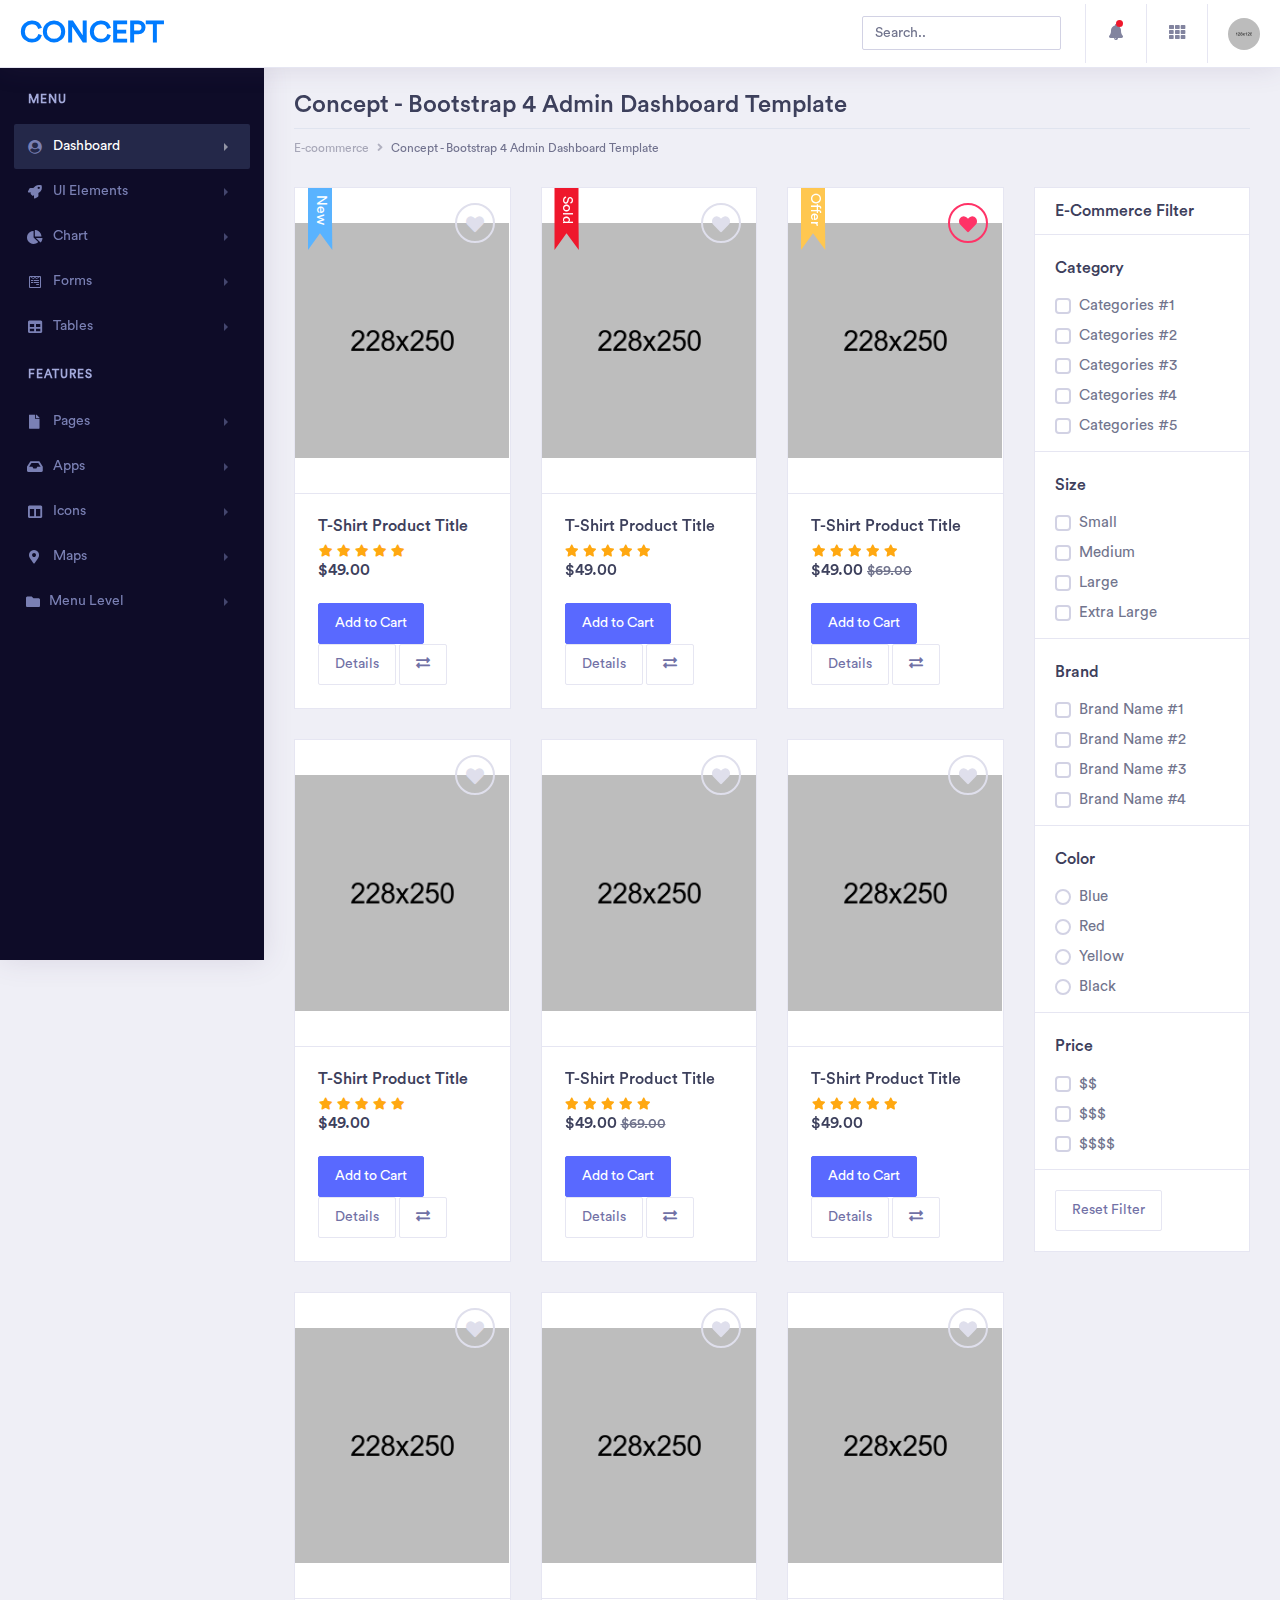
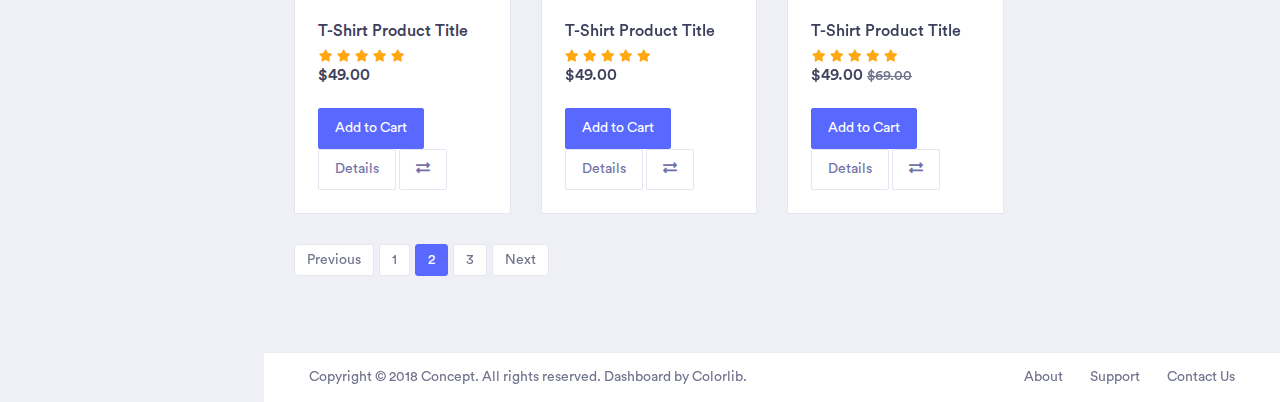
<file: concept-master/ecommerce-product.html>
<!doctype html>
<html lang="en">
 
<head>
    <!-- Required meta tags -->
    <meta charset="utf-8">
    <meta name="viewport" content="width=device-width, initial-scale=1, shrink-to-fit=no">
    <!-- Bootstrap CSS -->
    <link rel="stylesheet" href="assets/vendor/bootstrap/css/bootstrap.min.css">
    <link href="assets/vendor/fonts/circular-std/style.css" rel="stylesheet">
    <link rel="stylesheet" href="assets/libs/css/style.css">
    <link rel="stylesheet" href="assets/vendor/fonts/fontawesome/css/fontawesome-all.css">
    <title>Concept - Bootstrap 4 Admin Dashboard Template</title>
</head>

<body>
    <!-- ============================================================== -->
    <!-- main wrapper -->
    <!-- ============================================================== -->
    <div class="dashboard-main-wrapper">
        <!-- ============================================================== -->
        <!-- navbar -->
        <!-- ============================================================== -->
        <div class="dashboard-header">
            <nav class="navbar navbar-expand-lg bg-white fixed-top">
                <a class="navbar-brand" href="index.html">Concept</a>
                <button class="navbar-toggler" type="button" data-toggle="collapse" data-target="#navbarSupportedContent" aria-controls="navbarSupportedContent" aria-expanded="false" aria-label="Toggle navigation">
                    <span class="navbar-toggler-icon"></span>
                </button>
                <div class="collapse navbar-collapse " id="navbarSupportedContent">
                    <ul class="navbar-nav ml-auto navbar-right-top">
                        <li class="nav-item">
                            <div id="custom-search" class="top-search-bar">
                                <input class="form-control" type="text" placeholder="Search..">
                            </div>
                        </li>
                        <li class="nav-item dropdown notification">
                            <a class="nav-link nav-icons" href="#" id="navbarDropdownMenuLink1" data-toggle="dropdown" aria-haspopup="true" aria-expanded="false"><i class="fas fa-fw fa-bell"></i> <span class="indicator"></span></a>
                            <ul class="dropdown-menu dropdown-menu-right notification-dropdown">
                                <li>
                                    <div class="notification-title"> Notification</div>
                                    <div class="notification-list">
                                        <div class="list-group">
                                            <a href="#" class="list-group-item list-group-item-action active">
                                                <div class="notification-info">
                                                    <div class="notification-list-user-img"><img src="assets/images/avatar-2.jpg" alt="" class="user-avatar-md rounded-circle"></div>
                                                    <div class="notification-list-user-block"><span class="notification-list-user-name">Jeremy Rakestraw</span>accepted your invitation to join the team.
                                                        <div class="notification-date">2 min ago</div>
                                                    </div>
                                                </div>
                                            </a>
                                            <a href="#" class="list-group-item list-group-item-action">
                                                <div class="notification-info">
                                                    <div class="notification-list-user-img"><img src="assets/images/avatar-3.jpg" alt="" class="user-avatar-md rounded-circle"></div>
                                                    <div class="notification-list-user-block"><span class="notification-list-user-name">John Abraham </span>is now following you
                                                        <div class="notification-date">2 days ago</div>
                                                    </div>
                                                </div>
                                            </a>
                                            <a href="#" class="list-group-item list-group-item-action">
                                                <div class="notification-info">
                                                    <div class="notification-list-user-img"><img src="assets/images/avatar-4.jpg" alt="" class="user-avatar-md rounded-circle"></div>
                                                    <div class="notification-list-user-block"><span class="notification-list-user-name">Monaan Pechi</span> is watching your main repository
                                                        <div class="notification-date">2 min ago</div>
                                                    </div>
                                                </div>
                                            </a>
                                            <a href="#" class="list-group-item list-group-item-action">
                                                <div class="notification-info">
                                                    <div class="notification-list-user-img"><img src="assets/images/avatar-5.jpg" alt="" class="user-avatar-md rounded-circle"></div>
                                                    <div class="notification-list-user-block"><span class="notification-list-user-name">Jessica Caruso</span>accepted your invitation to join the team.
                                                        <div class="notification-date">2 min ago</div>
                                                    </div>
                                                </div>
                                            </a>
                                        </div>
                                    </div>
                                </li>
                                <li>
                                    <div class="list-footer"> <a href="#">View all notifications</a></div>
                                </li>
                            </ul>
                        </li>
                        <li class="nav-item dropdown connection">
                            <a class="nav-link" href="#" id="navbarDropdown" role="button" data-toggle="dropdown" aria-haspopup="true" aria-expanded="false"> <i class="fas fa-fw fa-th"></i> </a>
                            <ul class="dropdown-menu dropdown-menu-right connection-dropdown">
                                <li class="connection-list">
                                    <div class="row">
                                        <div class="col-xl-4 col-lg-4 col-md-6 col-sm-12 col-12 ">
                                            <a href="#" class="connection-item"><img src="assets/images/github.png" alt="" > <span>Github</span></a>
                                        </div>
                                        <div class="col-xl-4 col-lg-4 col-md-6 col-sm-12 col-12 ">
                                            <a href="#" class="connection-item"><img src="assets/images/dribbble.png" alt="" > <span>Dribbble</span></a>
                                        </div>
                                        <div class="col-xl-4 col-lg-4 col-md-6 col-sm-12 col-12 ">
                                            <a href="#" class="connection-item"><img src="assets/images/dropbox.png" alt="" > <span>Dropbox</span></a>
                                        </div>
                                    </div>
                                    <div class="row">
                                        <div class="col-xl-4 col-lg-4 col-md-6 col-sm-12 col-12 ">
                                            <a href="#" class="connection-item"><img src="assets/images/bitbucket.png" alt=""> <span>Bitbucket</span></a>
                                        </div>
                                        <div class="col-xl-4 col-lg-4 col-md-6 col-sm-12 col-12 ">
                                            <a href="#" class="connection-item"><img src="assets/images/mail_chimp.png" alt="" ><span>Mail chimp</span></a>
                                        </div>
                                        <div class="col-xl-4 col-lg-4 col-md-6 col-sm-12 col-12 ">
                                            <a href="#" class="connection-item"><img src="assets/images/slack.png" alt="" > <span>Slack</span></a>
                                        </div>
                                    </div>
                                </li>
                                <li>
                                    <div class="conntection-footer"><a href="#">More</a></div>
                                </li>
                            </ul>
                        </li>
                        <li class="nav-item dropdown nav-user">
                            <a class="nav-link nav-user-img" href="#" id="navbarDropdownMenuLink2" data-toggle="dropdown" aria-haspopup="true" aria-expanded="false"><img src="assets/images/avatar-1.jpg" alt="" class="user-avatar-md rounded-circle"></a>
                            <div class="dropdown-menu dropdown-menu-right nav-user-dropdown" aria-labelledby="navbarDropdownMenuLink2">
                                <div class="nav-user-info">
                                    <h5 class="mb-0 text-white nav-user-name">John Abraham </h5>
                                    <span class="status"></span><span class="ml-2">Available</span>
                                </div>
                                <a class="dropdown-item" href="#"><i class="fas fa-user mr-2"></i>Account</a>
                                <a class="dropdown-item" href="#"><i class="fas fa-cog mr-2"></i>Setting</a>
                                <a class="dropdown-item" href="#"><i class="fas fa-power-off mr-2"></i>Logout</a>
                            </div>
                        </li>
                    </ul>
                </div>
            </nav>
        </div>
        <!-- ============================================================== -->
        <!-- end navbar -->
        <!-- ============================================================== -->
        <!-- ============================================================== -->
        <!-- left sidebar -->
        <!-- ============================================================== -->
       <div class="nav-left-sidebar sidebar-dark">
            <div class="menu-list">
                <nav class="navbar navbar-expand-lg navbar-light">
                    <a class="d-xl-none d-lg-none" href="#">Dashboard</a>
                    <button class="navbar-toggler" type="button" data-toggle="collapse" data-target="#navbarNav" aria-controls="navbarNav" aria-expanded="false" aria-label="Toggle navigation">
                        <span class="navbar-toggler-icon"></span>
                    </button>
                    <div class="collapse navbar-collapse" id="navbarNav">
                        <ul class="navbar-nav flex-column">
                            <li class="nav-divider">
                                Menu
                            </li>
                            <li class="nav-item ">
                                <a class="nav-link active" href="#" data-toggle="collapse" aria-expanded="false" data-target="#submenu-1" aria-controls="submenu-1"><i class="fa fa-fw fa-user-circle"></i>Dashboard <span class="badge badge-success">6</span></a>
                                <div id="submenu-1" class="collapse submenu" style="">
                                    <ul class="nav flex-column">
                                        <li class="nav-item">
                                            <a class="nav-link" href="#" data-toggle="collapse" aria-expanded="false" data-target="#submenu-1-2" aria-controls="submenu-1-2">E-Commerce</a>
                                            <div id="submenu-1-2" class="collapse submenu" style="">
                                                <ul class="nav flex-column">
                                                    <li class="nav-item">
                                                        <a class="nav-link" href="index.html">E Commerce Dashboard</a>
                                                    </li>
                                                    <li class="nav-item">
                                                        <a class="nav-link" href="ecommerce-product.html">Product List</a>
                                                    </li>
                                                    <li class="nav-item">
                                                        <a class="nav-link" href="ecommerce-product-single.html">Product Single</a>
                                                    </li>
                                                    <li class="nav-item">
                                                        <a class="nav-link" href="ecommerce-product-checkout.html">Product Checkout</a>
                                                    </li>
                                                </ul>
                                            </div>
                                        </li>
                                        <li class="nav-item">
                                            <a class="nav-link" href="dashboard-finance.html">Finance</a>
                                        </li>
                                        <li class="nav-item">
                                            <a class="nav-link" href="dashboard-sales.html">Sales</a>
                                        </li>
                                        <li class="nav-item">
                                            <a class="nav-link" href="#" data-toggle="collapse" aria-expanded="false" data-target="#submenu-1-1" aria-controls="submenu-1-1">Infulencer</a>
                                            <div id="submenu-1-1" class="collapse submenu" style="">
                                                <ul class="nav flex-column">
                                                    <li class="nav-item">
                                                        <a class="nav-link" href="dashboard-influencer.html">Influencer</a>
                                                    </li>
                                                    <li class="nav-item">
                                                        <a class="nav-link" href="influencer-finder.html">Influencer Finder</a>
                                                    </li>
                                                    <li class="nav-item">
                                                        <a class="nav-link" href="influencer-profile.html">Influencer Profile</a>
                                                    </li>
                                                </ul>
                                            </div>
                                        </li>
                                    </ul>
                                </div>
                            </li>
                            <li class="nav-item">
                                <a class="nav-link" href="#" data-toggle="collapse" aria-expanded="false" data-target="#submenu-2" aria-controls="submenu-2"><i class="fa fa-fw fa-rocket"></i>UI Elements</a>
                                <div id="submenu-2" class="collapse submenu" style="">
                                    <ul class="nav flex-column">
                                        <li class="nav-item">
                                            <a class="nav-link" href="pages/cards.html">Cards <span class="badge badge-secondary">New</span></a>
                                        </li>
                                        <li class="nav-item">
                                            <a class="nav-link" href="pages/general.html">General</a>
                                        </li>
                                        <li class="nav-item">
                                            <a class="nav-link" href="pages/carousel.html">Carousel</a>
                                        </li>
                                        <li class="nav-item">
                                            <a class="nav-link" href="pages/listgroup.html">List Group</a>
                                        </li>
                                        <li class="nav-item">
                                            <a class="nav-link" href="pages/typography.html">Typography</a>
                                        </li>
                                        <li class="nav-item">
                                            <a class="nav-link" href="pages/accordions.html">Accordions</a>
                                        </li>
                                        <li class="nav-item">
                                            <a class="nav-link" href="pages/tabs.html">Tabs</a>
                                        </li>
                                    </ul>
                                </div>
                            </li>
                            <li class="nav-item">
                                <a class="nav-link" href="#" data-toggle="collapse" aria-expanded="false" data-target="#submenu-3" aria-controls="submenu-3"><i class="fas fa-fw fa-chart-pie"></i>Chart</a>
                                <div id="submenu-3" class="collapse submenu" style="">
                                    <ul class="nav flex-column">
                                        <li class="nav-item">
                                            <a class="nav-link" href="pages/chart-c3.html">C3 Charts</a>
                                        </li>
                                        <li class="nav-item">
                                            <a class="nav-link" href="pages/chart-chartist.html">Chartist Charts</a>
                                        </li>
                                        <li class="nav-item">
                                            <a class="nav-link" href="pages/chart-charts.html">Chart</a>
                                        </li>
                                        <li class="nav-item">
                                            <a class="nav-link" href="pages/chart-morris.html">Morris</a>
                                        </li>
                                        <li class="nav-item">
                                            <a class="nav-link" href="pages/chart-sparkline.html">Sparkline</a>
                                        </li>
                                        <li class="nav-item">
                                            <a class="nav-link" href="pages/chart-gauge.html">Guage</a>
                                        </li>
                                    </ul>
                                </div>
                            </li>
                            <li class="nav-item ">
                                <a class="nav-link" href="#" data-toggle="collapse" aria-expanded="false" data-target="#submenu-4" aria-controls="submenu-4"><i class="fab fa-fw fa-wpforms"></i>Forms</a>
                                <div id="submenu-4" class="collapse submenu" style="">
                                    <ul class="nav flex-column">
                                        <li class="nav-item">
                                            <a class="nav-link" href="pages/form-elements.html">Form Elements</a>
                                        </li>
                                        <li class="nav-item">
                                            <a class="nav-link" href="pages/form-validation.html">Parsely Validations</a>
                                        </li>
                                        <li class="nav-item">
                                            <a class="nav-link" href="pages/multiselect.html">Multiselect</a>
                                        </li>
                                        <li class="nav-item">
                                            <a class="nav-link" href="pages/datepicker.html">Date Picker</a>
                                        </li>
                                         <li class="nav-item">
                                            <a class="nav-link" href="pages/bootstrap-select.html">Bootstrap Select</a>
                                        </li>
                                    </ul>
                                </div>
                            </li>
                            <li class="nav-item">
                                <a class="nav-link" href="#" data-toggle="collapse" aria-expanded="false" data-target="#submenu-5" aria-controls="submenu-5"><i class="fas fa-fw fa-table"></i>Tables</a>
                                <div id="submenu-5" class="collapse submenu" style="">
                                    <ul class="nav flex-column">
                                        <li class="nav-item">
                                            <a class="nav-link" href="pages/general-table.html">General Tables</a>
                                        </li>
                                        <li class="nav-item">
                                            <a class="nav-link" href="pages/data-tables.html">Data Tables</a>
                                        </li>
                                    </ul>
                                </div>
                            </li>
                            <li class="nav-divider">
                                Features
                            </li>
                            <li class="nav-item">
                                <a class="nav-link" href="#" data-toggle="collapse" aria-expanded="false" data-target="#submenu-6" aria-controls="submenu-6"><i class="fas fa-fw fa-file"></i> Pages </a>
                                <div id="submenu-6" class="collapse submenu" style="">
                                    <ul class="nav flex-column">
                                        <li class="nav-item">
                                            <a class="nav-link" href="pages/blank-page.html">Blank Page</a>
                                        </li>
                                        <li class="nav-item">
                                            <a class="nav-link" href="pages/blank-page-header.html">Blank Page Header</a>
                                        </li>
                                        <li class="nav-item">
                                            <a class="nav-link" href="pages/login.html">Login</a>
                                        </li>
                                        <li class="nav-item">
                                            <a class="nav-link" href="pages/404-page.html">404 page</a>
                                        </li>
                                        <li class="nav-item">
                                            <a class="nav-link" href="pages/sign-up.html">Sign up Page</a>
                                        </li>
                                        <li class="nav-item">
                                            <a class="nav-link" href="pages/forgot-password.html">Forgot Password</a>
                                        </li>
                                        <li class="nav-item">
                                            <a class="nav-link" href="pages/pricing.html">Pricing Tables</a>
                                        </li>
                                        <li class="nav-item">
                                            <a class="nav-link" href="pages/timeline.html">Timeline</a>
                                        </li>
                                        <li class="nav-item">
                                            <a class="nav-link" href="pages/calendar.html">Calendar</a>
                                        </li>
                                        <li class="nav-item">
                                            <a class="nav-link" href="pages/sortable-nestable-lists.html">Sortable/Nestable List</a>
                                        </li>
                                        <li class="nav-item">
                                            <a class="nav-link" href="pages/widgets.html">Widgets</a>
                                        </li>
                                        <li class="nav-item">
                                            <a class="nav-link" href="pages/media-object.html">Media Objects</a>
                                        </li>
                                        <li class="nav-item">
                                            <a class="nav-link" href="pages/cropper-image.html">Cropper</a>
                                        </li>
                                        <li class="nav-item">
                                            <a class="nav-link" href="pages/color-picker.html">Color Picker</a>
                                        </li>
                                        
                                    </ul>
                                </div>
                            </li>
                            <li class="nav-item">
                                <a class="nav-link" href="#" data-toggle="collapse" aria-expanded="false" data-target="#submenu-7" aria-controls="submenu-7"><i class="fas fa-fw fa-inbox"></i>Apps <span class="badge badge-secondary">New</span></a>
                                <div id="submenu-7" class="collapse submenu" style="">
                                    <ul class="nav flex-column">
                                        <li class="nav-item">
                                            <a class="nav-link" href="pages/inbox.html">Inbox</a>
                                        </li>
                                        <li class="nav-item">
                                            <a class="nav-link" href="pages/email-details.html">Email Detail</a>
                                        </li>
                                        <li class="nav-item">
                                            <a class="nav-link" href="pages/email-compose.html">Email Compose</a>
                                        </li>
                                        <li class="nav-item">
                                            <a class="nav-link" href="pages/message-chat.html">Message Chat</a>
                                        </li>
                                    </ul>
                                </div>
                            </li>
                            <li class="nav-item">
                                <a class="nav-link" href="#" data-toggle="collapse" aria-expanded="false" data-target="#submenu-8" aria-controls="submenu-8"><i class="fas fa-fw fa-columns"></i>Icons</a>
                                <div id="submenu-8" class="collapse submenu" style="">
                                    <ul class="nav flex-column">
                                        <li class="nav-item">
                                            <a class="nav-link" href="pages/icon-fontawesome.html">FontAwesome Icons</a>
                                        </li>
                                        <li class="nav-item">
                                            <a class="nav-link" href="pages/icon-material.html">Material Icons</a>
                                        </li>
                                        <li class="nav-item">
                                            <a class="nav-link" href="pages/icon-simple-lineicon.html">Simpleline Icon</a>
                                        </li>
                                        <li class="nav-item">
                                            <a class="nav-link" href="pages/icon-themify.html">Themify Icon</a>
                                        </li>
                                        <li class="nav-item">
                                            <a class="nav-link" href="pages/icon-flag.html">Flag Icons</a>
                                        </li>
                                        <li class="nav-item">
                                            <a class="nav-link" href="pages/icon-weather.html">Weather Icon</a>
                                        </li>
                                    </ul>
                                </div>
                            </li>
                            <li class="nav-item">
                                <a class="nav-link" href="#" data-toggle="collapse" aria-expanded="false" data-target="#submenu-9" aria-controls="submenu-9"><i class="fas fa-fw fa-map-marker-alt"></i>Maps</a>
                                <div id="submenu-9" class="collapse submenu" style="">
                                    <ul class="nav flex-column">
                                        <li class="nav-item">
                                            <a class="nav-link" href="pages/map-google.html">Google Maps</a>
                                        </li>
                                        <li class="nav-item">
                                            <a class="nav-link" href="pages/map-vector.html">Vector Maps</a>
                                        </li>
                                    </ul>
                                </div>
                            </li>
                            <li class="nav-item">
                                <a class="nav-link" href="#" data-toggle="collapse" aria-expanded="false" data-target="#submenu-10" aria-controls="submenu-10"><i class="fas fa-f fa-folder"></i>Menu Level</a>
                                <div id="submenu-10" class="collapse submenu" style="">
                                    <ul class="nav flex-column">
                                        <li class="nav-item">
                                            <a class="nav-link" href="#">Level 1</a>
                                        </li>
                                        <li class="nav-item">
                                            <a class="nav-link" href="#" data-toggle="collapse" aria-expanded="false" data-target="#submenu-11" aria-controls="submenu-11">Level 2</a>
                                            <div id="submenu-11" class="collapse submenu" style="">
                                                <ul class="nav flex-column">
                                                    <li class="nav-item">
                                                        <a class="nav-link" href="#">Level 1</a>
                                                    </li>
                                                    <li class="nav-item">
                                                        <a class="nav-link" href="#">Level 2</a>
                                                    </li>
                                                </ul>
                                            </div>
                                        </li>
                                        <li class="nav-item">
                                            <a class="nav-link" href="#">Level 3</a>
                                        </li>
                                    </ul>
                                </div>
                            </li>
                        </ul>
                    </div>
                </nav>
            </div>
        </div>
        <!-- ============================================================== -->
        <!-- end left sidebar -->
        <!-- ============================================================== -->
        <!-- ============================================================== -->
        <!-- wrapper  -->
        <!-- ============================================================== -->
        <div class="dashboard-wrapper">
            <div class="dashboard-ecommerce">
                <div class="container-fluid dashboard-content ">
                    <!-- ============================================================== -->
                    <!-- pageheader  -->
                    <!-- ============================================================== -->
                    <div class="row">
                        <div class="col-xl-12 col-lg-12 col-md-12 col-sm-12 col-12">
                            <div class="page-header">
                                <h2 class="pageheader-title">Concept - Bootstrap 4 Admin Dashboard Template </h2>
                                <p class="pageheader-text">Nulla euismod urna eros, sit amet scelerisque torton lectus vel mauris facilisis faucibus at enim quis massa lobortis rutrum.</p>
                                <div class="page-breadcrumb">
                                    <nav aria-label="breadcrumb">
                                        <ol class="breadcrumb">
                                            <li class="breadcrumb-item"><a href="#" class="breadcrumb-link">E-coommerce</a></li>
                                            <li class="breadcrumb-item active" aria-current="page">Concept - Bootstrap 4 Admin Dashboard Template</li>
                                        </ol>
                                    </nav>
                                </div>
                            </div>
                        </div>
                    </div>
                    <!-- ============================================================== -->
                    <!-- end pageheader  -->
                    <!-- ============================================================== -->
                    <div class="row">
                        <div class="col-xl-9 col-lg-8 col-md-8 col-sm-12 col-12">
                            <div class="row">
                                <div class="col-xl-4 col-lg-6 col-md-12 col-sm-12 col-12">
                                    <div class="product-thumbnail">
                                        <div class="product-img-head">
                                            <div class="product-img">
                                                <img src="assets/images/eco-product-img-1.png" alt="" class="img-fluid"></div>
                                            <div class="ribbons"></div>
                                            <div class="ribbons-text">New</div>
                                            <div class=""><a href="#" class="product-wishlist-btn"><i class="fas fa-heart"></i></a></div>
                                        </div>
                                        <div class="product-content">
                                            <div class="product-content-head">
                                                <h3 class="product-title">T-Shirt Product Title</h3>
                                                <div class="product-rating d-inline-block">
                                                    <i class="fa fa-fw fa-star"></i>
                                                    <i class="fa fa-fw fa-star"></i>
                                                    <i class="fa fa-fw fa-star"></i>
                                                    <i class="fa fa-fw fa-star"></i>
                                                    <i class="fa fa-fw fa-star"></i>
                                                </div>
                                                <div class="product-price">$49.00</div>
                                            </div>
                                            <div class="product-btn">
                                                <a href="#" class="btn btn-primary">Add to Cart</a>
                                                <a href="#" class="btn btn-outline-light">Details</a>
                                                <a href="#" class="btn btn-outline-light"><i class="fas fa-exchange-alt"></i></a>
                                            </div>
                                        </div>
                                    </div>
                                </div>
                                <div class="col-xl-4 col-lg-6 col-md-12 col-sm-12 col-12">
                                    <div class="product-thumbnail">
                                        <div class="product-img-head">
                                            <div class="product-img">
                                                <img src="assets/images/eco-product-img-2.png" alt="" class="img-fluid"></div>
                                            <div class="ribbons bg-danger"></div>
                                            <div class="ribbons-text">Sold</div>
                                            <div class=""><a href="#" class="product-wishlist-btn"><i class="fas fa-heart"></i></a></div>
                                        </div>
                                        <div class="product-content">
                                            <div class="product-content-head">
                                                <h3 class="product-title">T-Shirt Product Title</h3>
                                                <div class="product-rating d-inline-block">
                                                    <i class="fa fa-fw fa-star"></i>
                                                    <i class="fa fa-fw fa-star"></i>
                                                    <i class="fa fa-fw fa-star"></i>
                                                    <i class="fa fa-fw fa-star"></i>
                                                    <i class="fa fa-fw fa-star"></i>
                                                </div>
                                                <div class="product-price">$49.00</div>
                                            </div>
                                            <div class="product-btn">
                                                <a href="#" class="btn btn-primary">Add to Cart</a>
                                                <a href="#" class="btn btn-outline-light">Details</a>
                                                <a href="#" class="btn btn-outline-light"><i class="fas fa-exchange-alt"></i></a>
                                            </div>
                                        </div>
                                    </div>
                                </div>
                                <div class="col-xl-4 col-lg-6 col-md-12 col-sm-12 col-12">
                                    <div class="product-thumbnail">
                                        <div class="product-img-head">
                                            <div class="product-img">
                                                <img src="assets/images/eco-product-img-3.png" alt="" class="img-fluid"></div>
                                            <div class="ribbons bg-brand"></div>
                                            <div class="ribbons-text">Offer</div>
                                            <div class=""><a href="#" class="product-wishlist-btn active"><i class="fas fa-heart"></i></a></div>
                                        </div>
                                        <div class="product-content">
                                            <div class="product-content-head">
                                                <h3 class="product-title">T-Shirt Product Title</h3>
                                                <div class="product-rating d-inline-block">
                                                    <i class="fa fa-fw fa-star"></i>
                                                    <i class="fa fa-fw fa-star"></i>
                                                    <i class="fa fa-fw fa-star"></i>
                                                    <i class="fa fa-fw fa-star"></i>
                                                    <i class="fa fa-fw fa-star"></i>
                                                </div>
                                                <div class="product-price">$49.00
                                                    <del class="product-del">$69.00</del>
                                                </div>
                                            </div>
                                            <div class="product-btn">
                                                <a href="#" class="btn btn-primary">Add to Cart</a>
                                                <a href="#" class="btn btn-outline-light">Details</a>
                                                <a href="#" class="btn btn-outline-light"><i class="fas fa-exchange-alt"></i></a>
                                            </div>
                                        </div>
                                    </div>
                                </div>
                                <div class="col-xl-4 col-lg-6 col-md-12 col-sm-12 col-12">
                                    <div class="product-thumbnail">
                                        <div class="product-img-head">
                                            <div class="product-img">
                                                <img src="assets/images/eco-product-img-4.png" alt="" class="img-fluid"></div>
                                            <div class=""><a href="#" class="product-wishlist-btn"><i class="fas fa-heart"></i></a></div>
                                        </div>
                                        <div class="product-content">
                                            <div class="product-content-head">
                                                <h3 class="product-title">T-Shirt Product Title</h3>
                                                <div class="product-rating d-inline-block">
                                                    <i class="fa fa-fw fa-star"></i>
                                                    <i class="fa fa-fw fa-star"></i>
                                                    <i class="fa fa-fw fa-star"></i>
                                                    <i class="fa fa-fw fa-star"></i>
                                                    <i class="fa fa-fw fa-star"></i>
                                                </div>
                                                <div class="product-price">$49.00</div>
                                            </div>
                                            <div class="product-btn">
                                                <a href="#" class="btn btn-primary">Add to Cart</a>
                                                <a href="#" class="btn btn-outline-light">Details</a>
                                                <a href="#" class="btn btn-outline-light"><i class="fas fa-exchange-alt"></i></a>
                                            </div>
                                        </div>
                                    </div>
                                </div>
                                <div class="col-xl-4 col-lg-6 col-md-12 col-sm-12 col-12">
                                    <div class="product-thumbnail">
                                        <div class="product-img-head">
                                            <div class="product-img">
                                                <img src="assets/images/eco-product-img-3.png" alt="" class="img-fluid"></div>
                                            <div class=""><a href="#" class="product-wishlist-btn"><i class="fas fa-heart"></i></a></div>
                                        </div>
                                        <div class="product-content">
                                            <div class="product-content-head">
                                                <h3 class="product-title">T-Shirt Product Title</h3>
                                                <div class="product-rating d-inline-block">
                                                    <i class="fa fa-fw fa-star"></i>
                                                    <i class="fa fa-fw fa-star"></i>
                                                    <i class="fa fa-fw fa-star"></i>
                                                    <i class="fa fa-fw fa-star"></i>
                                                    <i class="fa fa-fw fa-star"></i>
                                                </div>
                                                <div class="product-price">$49.00
                                                    <del class="product-del">$69.00</del>
                                                </div>
                                            </div>
                                            <div class="product-btn">
                                                <a href="#" class="btn btn-primary">Add to Cart</a>
                                                <a href="#" class="btn btn-outline-light">Details</a>
                                                <a href="#" class="btn btn-outline-light"><i class="fas fa-exchange-alt"></i></a>
                                            </div>
                                        </div>
                                    </div>
                                </div>
                                <div class="col-xl-4 col-lg-6 col-md-12 col-sm-12 col-12">
                                    <div class="product-thumbnail">
                                        <div class="product-img-head">
                                            <div class="product-img">
                                                <img src="assets/images/eco-product-img-2.png" alt="" class="img-fluid"></div>
                                            <div class=""><a href="#" class="product-wishlist-btn"><i class="fas fa-heart"></i></a></div>
                                        </div>
                                        <div class="product-content">
                                            <div class="product-content-head">
                                                <h3 class="product-title">T-Shirt Product Title</h3>
                                                <div class="product-rating d-inline-block">
                                                    <i class="fa fa-fw fa-star"></i>
                                                    <i class="fa fa-fw fa-star"></i>
                                                    <i class="fa fa-fw fa-star"></i>
                                                    <i class="fa fa-fw fa-star"></i>
                                                    <i class="fa fa-fw fa-star"></i>
                                                </div>
                                                <div class="product-price">$49.00</div>
                                            </div>
                                            <div class="product-btn">
                                                <a href="#" class="btn btn-primary">Add to Cart</a>
                                                <a href="#" class="btn btn-outline-light">Details</a>
                                                <a href="#" class="btn btn-outline-light"><i class="fas fa-exchange-alt"></i></a>
                                            </div>
                                        </div>
                                    </div>
                                </div>
                                <div class="col-xl-4 col-lg-6 col-md-12 col-sm-12 col-12">
                                    <div class="product-thumbnail">
                                        <div class="product-img-head">
                                            <div class="product-img">
                                                <img src="assets/images/eco-product-img-1.png" alt="" class="img-fluid"></div>
                                            <div class=""><a href="#" class="product-wishlist-btn"><i class="fas fa-heart"></i></a></div>
                                        </div>
                                        <div class="product-content">
                                            <div class="product-content-head">
                                                <h3 class="product-title">T-Shirt Product Title</h3>
                                                <div class="product-rating d-inline-block">
                                                    <i class="fa fa-fw fa-star"></i>
                                                    <i class="fa fa-fw fa-star"></i>
                                                    <i class="fa fa-fw fa-star"></i>
                                                    <i class="fa fa-fw fa-star"></i>
                                                    <i class="fa fa-fw fa-star"></i>
                                                </div>
                                                <div class="product-price">$49.00</div>
                                            </div>
                                            <div class="product-btn">
                                                <a href="#" class="btn btn-primary">Add to Cart</a>
                                                <a href="#" class="btn btn-outline-light">Details</a>
                                                <a href="#" class="btn btn-outline-light"><i class="fas fa-exchange-alt"></i></a>
                                            </div>
                                        </div>
                                    </div>
                                </div>
                                <div class="col-xl-4 col-lg-6 col-md-12 col-sm-12 col-12">
                                    <div class="product-thumbnail">
                                        <div class="product-img-head">
                                            <div class="product-img">
                                                <img src="assets/images/eco-product-img-2.png" alt="" class="img-fluid"></div>
                                            <div class=""><a href="#" class="product-wishlist-btn"><i class="fas fa-heart"></i></a></div>
                                        </div>
                                        <div class="product-content">
                                            <div class="product-content-head">
                                                <h3 class="product-title">T-Shirt Product Title</h3>
                                                <div class="product-rating d-inline-block">
                                                    <i class="fa fa-fw fa-star"></i>
                                                    <i class="fa fa-fw fa-star"></i>
                                                    <i class="fa fa-fw fa-star"></i>
                                                    <i class="fa fa-fw fa-star"></i>
                                                    <i class="fa fa-fw fa-star"></i>
                                                </div>
                                                <div class="product-price">$49.00</div>
                                            </div>
                                            <div class="product-btn">
                                                <a href="#" class="btn btn-primary">Add to Cart</a>
                                                <a href="#" class="btn btn-outline-light">Details</a>
                                                <a href="#" class="btn btn-outline-light"><i class="fas fa-exchange-alt"></i></a>
                                            </div>
                                        </div>
                                    </div>
                                </div>
                                <div class="col-xl-4 col-lg-6 col-md-12 col-sm-12 col-12">
                                    <div class="product-thumbnail">
                                        <div class="product-img-head">
                                            <div class="product-img">
                                                <img src="assets/images/eco-product-img-4.png" alt="" class="img-fluid"></div>
                                            <div class=""><a href="#" class="product-wishlist-btn"><i class="fas fa-heart"></i></a></div>
                                        </div>
                                        <div class="product-content">
                                            <div class="product-content-head">
                                                <h3 class="product-title">T-Shirt Product Title</h3>
                                                <div class="product-rating d-inline-block">
                                                    <i class="fa fa-fw fa-star"></i>
                                                    <i class="fa fa-fw fa-star"></i>
                                                    <i class="fa fa-fw fa-star"></i>
                                                    <i class="fa fa-fw fa-star"></i>
                                                    <i class="fa fa-fw fa-star"></i>
                                                </div>
                                                <div class="product-price">$49.00
                                                    <del class="product-del">$69.00</del>
                                                </div>
                                            </div>
                                            <div class="product-btn">
                                                <a href="#" class="btn btn-primary">Add to Cart</a>
                                                <a href="#" class="btn btn-outline-light">Details</a>
                                                <a href="#" class="btn btn-outline-light"><i class="fas fa-exchange-alt"></i></a>
                                            </div>
                                        </div>
                                    </div>
                                </div>
                                <div class="col-xl-12 col-lg-12 col-md-12 col-sm-12 col-12">
                                    <nav aria-label="Page navigation example">
                                        <ul class="pagination">
                                            <li class="page-item"><a class="page-link" href="#">Previous</a></li>
                                            <li class="page-item"><a class="page-link" href="#">1</a></li>
                                            <li class="page-item active"><a class="page-link " href="#">2</a></li>
                                            <li class="page-item"><a class="page-link" href="#">3</a></li>
                                            <li class="page-item"><a class="page-link" href="#">Next</a></li>
                                        </ul>
                                    </nav>
                                </div>
                            </div>
                        </div>
                        <div class="col-xl-3 col-lg-4 col-md-4 col-sm-12 col-12">
                            <div class="product-sidebar">
                                <div class="product-sidebar-widget">
                                    <h4 class="mb-0">E-Commerce Filter</h4>
                                </div>
                                <div class="product-sidebar-widget">
                                    <h4 class="product-sidebar-widget-title">Category</h4>
                                    <div class="custom-control custom-checkbox">
                                        <input type="checkbox" class="custom-control-input" id="cat-1">
                                        <label class="custom-control-label" for="cat-1">Categories #1</label>
                                    </div>
                                    <div class="custom-control custom-checkbox">
                                        <input type="checkbox" class="custom-control-input" id="cat-2">
                                        <label class="custom-control-label" for="cat-2">Categories #2</label>
                                    </div>
                                    <div class="custom-control custom-checkbox">
                                        <input type="checkbox" class="custom-control-input" id="cat-3">
                                        <label class="custom-control-label" for="cat-3">Categories #3</label>
                                    </div>
                                    <div class="custom-control custom-checkbox">
                                        <input type="checkbox" class="custom-control-input" id="cat-4">
                                        <label class="custom-control-label" for="cat-4">Categories #4</label>
                                    </div>
                                    <div class="custom-control custom-checkbox">
                                        <input type="checkbox" class="custom-control-input" id="cat-5">
                                        <label class="custom-control-label" for="cat-5">Categories #5</label>
                                    </div>
                                </div>
                                <div class="product-sidebar-widget">
                                    <h4 class="product-sidebar-widget-title">Size</h4>
                                    <div class="custom-control custom-checkbox">
                                        <input type="checkbox" class="custom-control-input" id="size-1">
                                        <label class="custom-control-label" for="size-1">Small</label>
                                    </div>
                                    <div class="custom-control custom-checkbox">
                                        <input type="checkbox" class="custom-control-input" id="size-2">
                                        <label class="custom-control-label" for="size-2">Medium</label>
                                    </div>
                                    <div class="custom-control custom-checkbox">
                                        <input type="checkbox" class="custom-control-input" id="size-3">
                                        <label class="custom-control-label" for="size-3">Large</label>
                                    </div>
                                    <div class="custom-control custom-checkbox">
                                        <input type="checkbox" class="custom-control-input" id="size-4">
                                        <label class="custom-control-label" for="size-4">Extra Large</label>
                                    </div>
                                </div>
                                <div class="product-sidebar-widget">
                                    <h4 class="product-sidebar-widget-title">Brand</h4>
                                    <div class="custom-control custom-checkbox">
                                        <input type="checkbox" class="custom-control-input" id="brand-1">
                                        <label class="custom-control-label" for="brand-1">Brand Name #1</label>
                                    </div>
                                    <div class="custom-control custom-checkbox">
                                        <input type="checkbox" class="custom-control-input" id="brand-2">
                                        <label class="custom-control-label" for="brand-2">Brand Name #2</label>
                                    </div>
                                    <div class="custom-control custom-checkbox">
                                        <input type="checkbox" class="custom-control-input" id="brand-3">
                                        <label class="custom-control-label" for="brand-3">Brand Name #3</label>
                                    </div>
                                    <div class="custom-control custom-checkbox">
                                        <input type="checkbox" class="custom-control-input" id="brand-4">
                                        <label class="custom-control-label" for="brand-4">Brand Name #4</label>
                                    </div>
                                </div>
                                <div class="product-sidebar-widget">
                                    <h4 class="product-sidebar-widget-title">Color</h4>
                                    <div class="custom-control custom-radio custom-color-blue ">
                                        <input type="radio" id="color-1" name="customRadio" class="custom-control-input">
                                        <label class="custom-control-label" for="color-1">Blue</label>
                                    </div>
                                    <div class="custom-control custom-radio custom-color-red ">
                                        <input type="radio" id="color-2" name="customRadio" class="custom-control-input">
                                        <label class="custom-control-label" for="color-2">Red</label>
                                    </div>
                                    <div class="custom-control custom-radio custom-color-yellow ">
                                        <input type="radio" id="color-3" name="customRadio" class="custom-control-input">
                                        <label class="custom-control-label" for="color-3">Yellow</label>
                                    </div>
                                    <div class="custom-control custom-radio custom-color-black ">
                                        <input type="radio" id="color-4" name="customRadio" class="custom-control-input">
                                        <label class="custom-control-label" for="color-4">Black</label>
                                    </div>
                                </div>
                                <div class="product-sidebar-widget">
                                    <h4 class="product-sidebar-widget-title">Price</h4>
                                    <div class="custom-control custom-checkbox">
                                        <input type="checkbox" class="custom-control-input" id="price-1">
                                        <label class="custom-control-label" for="price-1">$$</label>
                                    </div>
                                    <div class="custom-control custom-checkbox">
                                        <input type="checkbox" class="custom-control-input" id="price-2">
                                        <label class="custom-control-label" for="price-2">$$$</label>
                                    </div>
                                    <div class="custom-control custom-checkbox">
                                        <input type="checkbox" class="custom-control-input" id="price-3">
                                        <label class="custom-control-label" for="price-3">$$$$</label>
                                    </div>
                                </div>
                                <div class="product-sidebar-widget">
                                    <a href="#" class="btn btn-outline-light">Reset Filter</a>
                                </div>
                            </div>
                        </div>
                    </div>
                </div>
                <!-- ============================================================== -->
                <!-- footer -->
                <!-- ============================================================== -->
                <div class="footer">
                    <div class="container-fluid">
                        <div class="row">
                            <div class="col-xl-6 col-lg-6 col-md-6 col-sm-12 col-12">
                                Copyright © 2018 Concept. All rights reserved. Dashboard by <a href="https://colorlib.com/wp/">Colorlib</a>.
                            </div>
                            <div class="col-xl-6 col-lg-6 col-md-6 col-sm-12 col-12">
                                <div class="text-md-right footer-links d-none d-sm-block">
                                    <a href="javascript: void(0);">About</a>
                                    <a href="javascript: void(0);">Support</a>
                                    <a href="javascript: void(0);">Contact Us</a>
                                </div>
                            </div>
                        </div>
                    </div>
                </div>
                <!-- ============================================================== -->
                <!-- end footer -->
                <!-- ============================================================== -->
            </div>
            <!-- ============================================================== -->
            <!-- end wrapper  -->
            <!-- ============================================================== -->
        </div>
    </div>
        <!-- ============================================================== -->
        <!-- end main wrapper  -->
        <!-- ============================================================== -->
        <!-- Optional JavaScript -->
        <!-- jquery 3.3.1 -->
        <script src="assets/vendor/jquery/jquery-3.3.1.min.js"></script>
        <!-- bootstap bundle js -->
        <script src="assets/vendor/bootstrap/js/bootstrap.bundle.js"></script>
        <!-- slimscroll js -->
        <script src="assets/vendor/slimscroll/jquery.slimscroll.js"></script>
        <!-- main js -->
        <script src="assets/libs/js/main-js.js"></script>
</body>
 
</html>
</file>
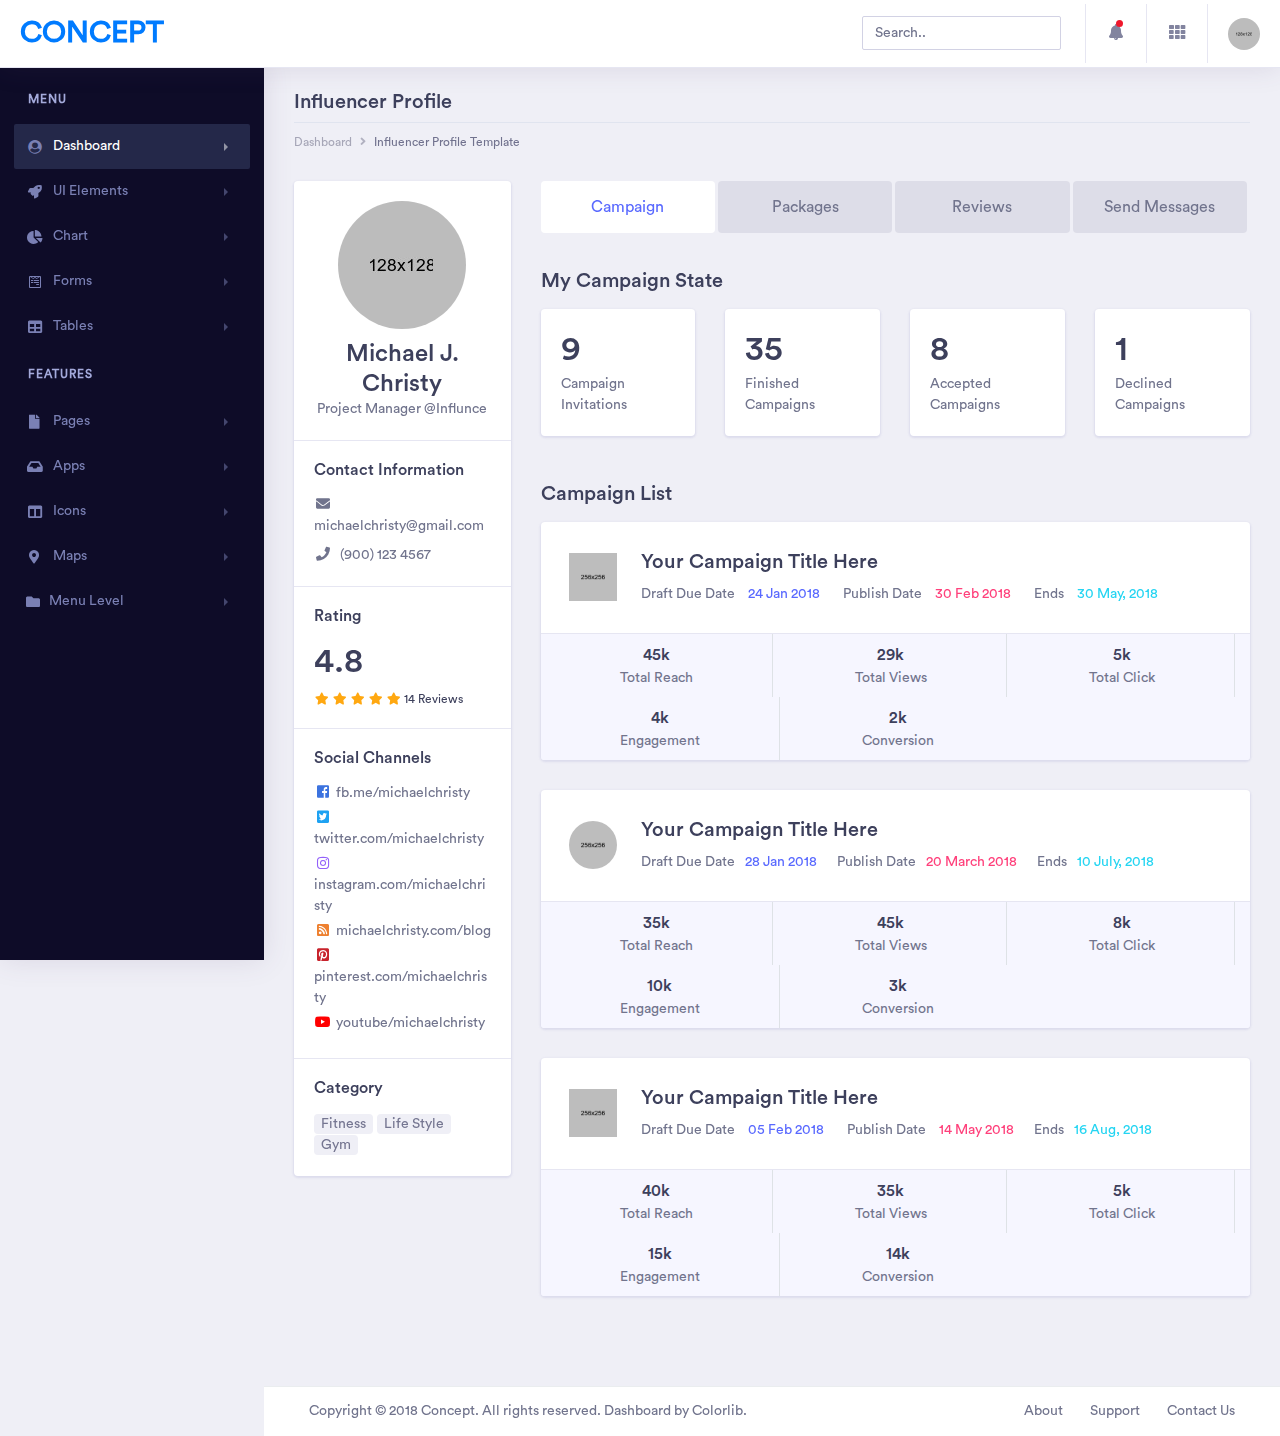
<file: concept-master/influencer-profile.html>
<!doctype html>
<html lang="en">

 
<head>
    <!-- Required meta tags -->
    <meta charset="utf-8">
    <meta name="viewport" content="width=device-width, initial-scale=1, shrink-to-fit=no">
    <!-- Bootstrap CSS -->
    <link rel="stylesheet" href="assets/vendor/bootstrap/css/bootstrap.min.css">
    <link href="assets/vendor/fonts/circular-std/style.css" rel="stylesheet">
    <link rel="stylesheet" href="assets/libs/css/style.css">
    <link rel="stylesheet" href="assets/vendor/fonts/fontawesome/css/fontawesome-all.css">
    <title>Concept - Bootstrap 4 Admin Dashboard Template</title>
</head>

<body>
    <!-- ============================================================== -->
    <!-- main wrapper -->
    <!-- ============================================================== -->
    <div class="dashboard-main-wrapper">
       <!-- ============================================================== -->
        <!-- navbar -->
        <!-- ============================================================== -->
        <div class="dashboard-header">
            <nav class="navbar navbar-expand-lg bg-white fixed-top">
                <a class="navbar-brand" href="index.html">Concept</a>
                <button class="navbar-toggler" type="button" data-toggle="collapse" data-target="#navbarSupportedContent" aria-controls="navbarSupportedContent" aria-expanded="false" aria-label="Toggle navigation">
                    <span class="navbar-toggler-icon"></span>
                </button>
                <div class="collapse navbar-collapse " id="navbarSupportedContent">
                    <ul class="navbar-nav ml-auto navbar-right-top">
                        <li class="nav-item">
                            <div id="custom-search" class="top-search-bar">
                                <input class="form-control" type="text" placeholder="Search..">
                            </div>
                        </li>
                        <li class="nav-item dropdown notification">
                            <a class="nav-link nav-icons" href="#" id="navbarDropdownMenuLink1" data-toggle="dropdown" aria-haspopup="true" aria-expanded="false"><i class="fas fa-fw fa-bell"></i> <span class="indicator"></span></a>
                            <ul class="dropdown-menu dropdown-menu-right notification-dropdown">
                                <li>
                                    <div class="notification-title"> Notification</div>
                                    <div class="notification-list">
                                        <div class="list-group">
                                            <a href="#" class="list-group-item list-group-item-action active">
                                                <div class="notification-info">
                                                    <div class="notification-list-user-img"><img src="assets/images/avatar-2.jpg" alt="" class="user-avatar-md rounded-circle"></div>
                                                    <div class="notification-list-user-block"><span class="notification-list-user-name">Jeremy Rakestraw</span>accepted your invitation to join the team.
                                                        <div class="notification-date">2 min ago</div>
                                                    </div>
                                                </div>
                                            </a>
                                            <a href="#" class="list-group-item list-group-item-action">
                                                <div class="notification-info">
                                                    <div class="notification-list-user-img"><img src="assets/images/avatar-3.jpg" alt="" class="user-avatar-md rounded-circle"></div>
                                                    <div class="notification-list-user-block"><span class="notification-list-user-name">John Abraham </span>is now following you
                                                        <div class="notification-date">2 days ago</div>
                                                    </div>
                                                </div>
                                            </a>
                                            <a href="#" class="list-group-item list-group-item-action">
                                                <div class="notification-info">
                                                    <div class="notification-list-user-img"><img src="assets/images/avatar-4.jpg" alt="" class="user-avatar-md rounded-circle"></div>
                                                    <div class="notification-list-user-block"><span class="notification-list-user-name">Monaan Pechi</span> is watching your main repository
                                                        <div class="notification-date">2 min ago</div>
                                                    </div>
                                                </div>
                                            </a>
                                            <a href="#" class="list-group-item list-group-item-action">
                                                <div class="notification-info">
                                                    <div class="notification-list-user-img"><img src="assets/images/avatar-5.jpg" alt="" class="user-avatar-md rounded-circle"></div>
                                                    <div class="notification-list-user-block"><span class="notification-list-user-name">Jessica Caruso</span>accepted your invitation to join the team.
                                                        <div class="notification-date">2 min ago</div>
                                                    </div>
                                                </div>
                                            </a>
                                        </div>
                                    </div>
                                </li>
                                <li>
                                    <div class="list-footer"> <a href="#">View all notifications</a></div>
                                </li>
                            </ul>
                        </li>
                        <li class="nav-item dropdown connection">
                            <a class="nav-link" href="#" id="navbarDropdown" role="button" data-toggle="dropdown" aria-haspopup="true" aria-expanded="false"> <i class="fas fa-fw fa-th"></i> </a>
                            <ul class="dropdown-menu dropdown-menu-right connection-dropdown">
                                <li class="connection-list">
                                    <div class="row">
                                        <div class="col-xl-4 col-lg-4 col-md-6 col-sm-12 col-12 ">
                                            <a href="#" class="connection-item"><img src="assets/images/github.png" alt="" > <span>Github</span></a>
                                        </div>
                                        <div class="col-xl-4 col-lg-4 col-md-6 col-sm-12 col-12 ">
                                            <a href="#" class="connection-item"><img src="assets/images/dribbble.png" alt="" > <span>Dribbble</span></a>
                                        </div>
                                        <div class="col-xl-4 col-lg-4 col-md-6 col-sm-12 col-12 ">
                                            <a href="#" class="connection-item"><img src="assets/images/dropbox.png" alt="" > <span>Dropbox</span></a>
                                        </div>
                                    </div>
                                    <div class="row">
                                        <div class="col-xl-4 col-lg-4 col-md-6 col-sm-12 col-12 ">
                                            <a href="#" class="connection-item"><img src="assets/images/bitbucket.png" alt=""> <span>Bitbucket</span></a>
                                        </div>
                                        <div class="col-xl-4 col-lg-4 col-md-6 col-sm-12 col-12 ">
                                            <a href="#" class="connection-item"><img src="assets/images/mail_chimp.png" alt="" ><span>Mail chimp</span></a>
                                        </div>
                                        <div class="col-xl-4 col-lg-4 col-md-6 col-sm-12 col-12 ">
                                            <a href="#" class="connection-item"><img src="assets/images/slack.png" alt="" > <span>Slack</span></a>
                                        </div>
                                    </div>
                                </li>
                                <li>
                                    <div class="conntection-footer"><a href="#">More</a></div>
                                </li>
                            </ul>
                        </li>
                        <li class="nav-item dropdown nav-user">
                            <a class="nav-link nav-user-img" href="#" id="navbarDropdownMenuLink2" data-toggle="dropdown" aria-haspopup="true" aria-expanded="false"><img src="assets/images/avatar-1.jpg" alt="" class="user-avatar-md rounded-circle"></a>
                            <div class="dropdown-menu dropdown-menu-right nav-user-dropdown" aria-labelledby="navbarDropdownMenuLink2">
                                <div class="nav-user-info">
                                    <h5 class="mb-0 text-white nav-user-name">John Abraham </h5>
                                    <span class="status"></span><span class="ml-2">Available</span>
                                </div>
                                <a class="dropdown-item" href="#"><i class="fas fa-user mr-2"></i>Account</a>
                                <a class="dropdown-item" href="#"><i class="fas fa-cog mr-2"></i>Setting</a>
                                <a class="dropdown-item" href="#"><i class="fas fa-power-off mr-2"></i>Logout</a>
                            </div>
                        </li>
                    </ul>
                </div>
            </nav>
        </div>
        <!-- ============================================================== -->
        <!-- end navbar -->
        <!-- ============================================================== -->
        <!-- ============================================================== -->
        <!-- left sidebar -->
        <!-- ============================================================== -->
        <div class="nav-left-sidebar sidebar-dark">
            <div class="menu-list">
                <nav class="navbar navbar-expand-lg navbar-light">
                    <a class="d-xl-none d-lg-none" href="#">Dashboard</a>
                    <button class="navbar-toggler" type="button" data-toggle="collapse" data-target="#navbarNav" aria-controls="navbarNav" aria-expanded="false" aria-label="Toggle navigation">
                        <span class="navbar-toggler-icon"></span>
                    </button>
                    <div class="collapse navbar-collapse" id="navbarNav">
                        <ul class="navbar-nav flex-column">
                            <li class="nav-divider">
                                Menu
                            </li>
                            <li class="nav-item ">
                                <a class="nav-link active" href="#" data-toggle="collapse" aria-expanded="false" data-target="#submenu-1" aria-controls="submenu-1"><i class="fa fa-fw fa-user-circle"></i>Dashboard <span class="badge badge-success">6</span></a>
                                <div id="submenu-1" class="collapse submenu" style="">
                                    <ul class="nav flex-column">
                                        <li class="nav-item">
                                            <a class="nav-link" href="#" data-toggle="collapse" aria-expanded="false" data-target="#submenu-1-2" aria-controls="submenu-1-2">E-Commerce</a>
                                            <div id="submenu-1-2" class="collapse submenu" style="">
                                                <ul class="nav flex-column">
                                                    <li class="nav-item">
                                                        <a class="nav-link" href="index.html">E Commerce Dashboard</a>
                                                    </li>
                                                    <li class="nav-item">
                                                        <a class="nav-link" href="ecommerce-product.html">Product List</a>
                                                    </li>
                                                    <li class="nav-item">
                                                        <a class="nav-link" href="ecommerce-product-single.html">Product Single</a>
                                                    </li>
                                                    <li class="nav-item">
                                                        <a class="nav-link" href="ecommerce-product-checkout.html">Product Checkout</a>
                                                    </li>
                                                </ul>
                                            </div>
                                        </li>
                                        <li class="nav-item">
                                            <a class="nav-link" href="dashboard-finance.html">Finance</a>
                                        </li>
                                        <li class="nav-item">
                                            <a class="nav-link" href="dashboard-sales.html">Sales</a>
                                        </li>
                                        <li class="nav-item">
                                            <a class="nav-link" href="#" data-toggle="collapse" aria-expanded="false" data-target="#submenu-1-1" aria-controls="submenu-1-1">Infulencer</a>
                                            <div id="submenu-1-1" class="collapse submenu" style="">
                                                <ul class="nav flex-column">
                                                    <li class="nav-item">
                                                        <a class="nav-link" href="dashboard-influencer.html">Influencer</a>
                                                    </li>
                                                    <li class="nav-item">
                                                        <a class="nav-link" href="influencer-finder.html">Influencer Finder</a>
                                                    </li>
                                                    <li class="nav-item">
                                                        <a class="nav-link" href="influencer-profile.html">Influencer Profile</a>
                                                    </li>
                                                </ul>
                                            </div>
                                        </li>
                                    </ul>
                                </div>
                            </li>
                            <li class="nav-item">
                                <a class="nav-link" href="#" data-toggle="collapse" aria-expanded="false" data-target="#submenu-2" aria-controls="submenu-2"><i class="fa fa-fw fa-rocket"></i>UI Elements</a>
                                <div id="submenu-2" class="collapse submenu" style="">
                                    <ul class="nav flex-column">
                                        <li class="nav-item">
                                            <a class="nav-link" href="pages/cards.html">Cards <span class="badge badge-secondary">New</span></a>
                                        </li>
                                        <li class="nav-item">
                                            <a class="nav-link" href="pages/general.html">General</a>
                                        </li>
                                        <li class="nav-item">
                                            <a class="nav-link" href="pages/carousel.html">Carousel</a>
                                        </li>
                                        <li class="nav-item">
                                            <a class="nav-link" href="pages/listgroup.html">List Group</a>
                                        </li>
                                        <li class="nav-item">
                                            <a class="nav-link" href="pages/typography.html">Typography</a>
                                        </li>
                                        <li class="nav-item">
                                            <a class="nav-link" href="pages/accordions.html">Accordions</a>
                                        </li>
                                        <li class="nav-item">
                                            <a class="nav-link" href="pages/tabs.html">Tabs</a>
                                        </li>
                                    </ul>
                                </div>
                            </li>
                            <li class="nav-item">
                                <a class="nav-link" href="#" data-toggle="collapse" aria-expanded="false" data-target="#submenu-3" aria-controls="submenu-3"><i class="fas fa-fw fa-chart-pie"></i>Chart</a>
                                <div id="submenu-3" class="collapse submenu" style="">
                                    <ul class="nav flex-column">
                                        <li class="nav-item">
                                            <a class="nav-link" href="pages/chart-c3.html">C3 Charts</a>
                                        </li>
                                        <li class="nav-item">
                                            <a class="nav-link" href="pages/chart-chartist.html">Chartist Charts</a>
                                        </li>
                                        <li class="nav-item">
                                            <a class="nav-link" href="pages/chart-charts.html">Chart</a>
                                        </li>
                                        <li class="nav-item">
                                            <a class="nav-link" href="pages/chart-morris.html">Morris</a>
                                        </li>
                                        <li class="nav-item">
                                            <a class="nav-link" href="pages/chart-sparkline.html">Sparkline</a>
                                        </li>
                                        <li class="nav-item">
                                            <a class="nav-link" href="pages/chart-gauge.html">Guage</a>
                                        </li>
                                    </ul>
                                </div>
                            </li>
                            <li class="nav-item ">
                                <a class="nav-link" href="#" data-toggle="collapse" aria-expanded="false" data-target="#submenu-4" aria-controls="submenu-4"><i class="fab fa-fw fa-wpforms"></i>Forms</a>
                                <div id="submenu-4" class="collapse submenu" style="">
                                    <ul class="nav flex-column">
                                        <li class="nav-item">
                                            <a class="nav-link" href="pages/form-elements.html">Form Elements</a>
                                        </li>
                                        <li class="nav-item">
                                            <a class="nav-link" href="pages/form-validation.html">Parsely Validations</a>
                                        </li>
                                        <li class="nav-item">
                                            <a class="nav-link" href="pages/multiselect.html">Multiselect</a>
                                        </li>
                                        <li class="nav-item">
                                            <a class="nav-link" href="pages/datepicker.html">Date Picker</a>
                                        </li>
                                         <li class="nav-item">
                                            <a class="nav-link" href="pages/bootstrap-select.html">Bootstrap Select</a>
                                        </li>
                                    </ul>
                                </div>
                            </li>
                            <li class="nav-item">
                                <a class="nav-link" href="#" data-toggle="collapse" aria-expanded="false" data-target="#submenu-5" aria-controls="submenu-5"><i class="fas fa-fw fa-table"></i>Tables</a>
                                <div id="submenu-5" class="collapse submenu" style="">
                                    <ul class="nav flex-column">
                                        <li class="nav-item">
                                            <a class="nav-link" href="pages/general-table.html">General Tables</a>
                                        </li>
                                        <li class="nav-item">
                                            <a class="nav-link" href="pages/data-tables.html">Data Tables</a>
                                        </li>
                                    </ul>
                                </div>
                            </li>
                            <li class="nav-divider">
                                Features
                            </li>
                            <li class="nav-item">
                                <a class="nav-link" href="#" data-toggle="collapse" aria-expanded="false" data-target="#submenu-6" aria-controls="submenu-6"><i class="fas fa-fw fa-file"></i> Pages </a>
                                <div id="submenu-6" class="collapse submenu" style="">
                                    <ul class="nav flex-column">
                                        <li class="nav-item">
                                            <a class="nav-link" href="pages/blank-page.html">Blank Page</a>
                                        </li>
                                        <li class="nav-item">
                                            <a class="nav-link" href="pages/blank-page-header.html">Blank Page Header</a>
                                        </li>
                                        <li class="nav-item">
                                            <a class="nav-link" href="pages/login.html">Login</a>
                                        </li>
                                        <li class="nav-item">
                                            <a class="nav-link" href="pages/404-page.html">404 page</a>
                                        </li>
                                        <li class="nav-item">
                                            <a class="nav-link" href="pages/sign-up.html">Sign up Page</a>
                                        </li>
                                        <li class="nav-item">
                                            <a class="nav-link" href="pages/forgot-password.html">Forgot Password</a>
                                        </li>
                                        <li class="nav-item">
                                            <a class="nav-link" href="pages/pricing.html">Pricing Tables</a>
                                        </li>
                                        <li class="nav-item">
                                            <a class="nav-link" href="pages/timeline.html">Timeline</a>
                                        </li>
                                        <li class="nav-item">
                                            <a class="nav-link" href="pages/calendar.html">Calendar</a>
                                        </li>
                                        <li class="nav-item">
                                            <a class="nav-link" href="pages/sortable-nestable-lists.html">Sortable/Nestable List</a>
                                        </li>
                                        <li class="nav-item">
                                            <a class="nav-link" href="pages/widgets.html">Widgets</a>
                                        </li>
                                        <li class="nav-item">
                                            <a class="nav-link" href="pages/media-object.html">Media Objects</a>
                                        </li>
                                        <li class="nav-item">
                                            <a class="nav-link" href="pages/cropper-image.html">Cropper</a>
                                        </li>
                                        <li class="nav-item">
                                            <a class="nav-link" href="pages/color-picker.html">Color Picker</a>
                                        </li>
                                        
                                    </ul>
                                </div>
                            </li>
                            <li class="nav-item">
                                <a class="nav-link" href="#" data-toggle="collapse" aria-expanded="false" data-target="#submenu-7" aria-controls="submenu-7"><i class="fas fa-fw fa-inbox"></i>Apps <span class="badge badge-secondary">New</span></a>
                                <div id="submenu-7" class="collapse submenu" style="">
                                    <ul class="nav flex-column">
                                        <li class="nav-item">
                                            <a class="nav-link" href="pages/inbox.html">Inbox</a>
                                        </li>
                                        <li class="nav-item">
                                            <a class="nav-link" href="pages/email-details.html">Email Detail</a>
                                        </li>
                                        <li class="nav-item">
                                            <a class="nav-link" href="pages/email-compose.html">Email Compose</a>
                                        </li>
                                        <li class="nav-item">
                                            <a class="nav-link" href="pages/message-chat.html">Message Chat</a>
                                        </li>
                                    </ul>
                                </div>
                            </li>
                            <li class="nav-item">
                                <a class="nav-link" href="#" data-toggle="collapse" aria-expanded="false" data-target="#submenu-8" aria-controls="submenu-8"><i class="fas fa-fw fa-columns"></i>Icons</a>
                                <div id="submenu-8" class="collapse submenu" style="">
                                    <ul class="nav flex-column">
                                        <li class="nav-item">
                                            <a class="nav-link" href="pages/icon-fontawesome.html">FontAwesome Icons</a>
                                        </li>
                                        <li class="nav-item">
                                            <a class="nav-link" href="pages/icon-material.html">Material Icons</a>
                                        </li>
                                        <li class="nav-item">
                                            <a class="nav-link" href="pages/icon-simple-lineicon.html">Simpleline Icon</a>
                                        </li>
                                        <li class="nav-item">
                                            <a class="nav-link" href="pages/icon-themify.html">Themify Icon</a>
                                        </li>
                                        <li class="nav-item">
                                            <a class="nav-link" href="pages/icon-flag.html">Flag Icons</a>
                                        </li>
                                        <li class="nav-item">
                                            <a class="nav-link" href="pages/icon-weather.html">Weather Icon</a>
                                        </li>
                                    </ul>
                                </div>
                            </li>
                            <li class="nav-item">
                                <a class="nav-link" href="#" data-toggle="collapse" aria-expanded="false" data-target="#submenu-9" aria-controls="submenu-9"><i class="fas fa-fw fa-map-marker-alt"></i>Maps</a>
                                <div id="submenu-9" class="collapse submenu" style="">
                                    <ul class="nav flex-column">
                                        <li class="nav-item">
                                            <a class="nav-link" href="pages/map-google.html">Google Maps</a>
                                        </li>
                                        <li class="nav-item">
                                            <a class="nav-link" href="pages/map-vector.html">Vector Maps</a>
                                        </li>
                                    </ul>
                                </div>
                            </li>
                            <li class="nav-item">
                                <a class="nav-link" href="#" data-toggle="collapse" aria-expanded="false" data-target="#submenu-10" aria-controls="submenu-10"><i class="fas fa-f fa-folder"></i>Menu Level</a>
                                <div id="submenu-10" class="collapse submenu" style="">
                                    <ul class="nav flex-column">
                                        <li class="nav-item">
                                            <a class="nav-link" href="#">Level 1</a>
                                        </li>
                                        <li class="nav-item">
                                            <a class="nav-link" href="#" data-toggle="collapse" aria-expanded="false" data-target="#submenu-11" aria-controls="submenu-11">Level 2</a>
                                            <div id="submenu-11" class="collapse submenu" style="">
                                                <ul class="nav flex-column">
                                                    <li class="nav-item">
                                                        <a class="nav-link" href="#">Level 1</a>
                                                    </li>
                                                    <li class="nav-item">
                                                        <a class="nav-link" href="#">Level 2</a>
                                                    </li>
                                                </ul>
                                            </div>
                                        </li>
                                        <li class="nav-item">
                                            <a class="nav-link" href="#">Level 3</a>
                                        </li>
                                    </ul>
                                </div>
                            </li>
                        </ul>
                    </div>
                </nav>
            </div>
        </div>
        <!-- ============================================================== -->
        <!-- end left sidebar -->
        <!-- ============================================================== -->
        <!-- ============================================================== -->
        <!-- wrapper  -->
        <!-- ============================================================== -->
        <div class="dashboard-wrapper">
            <div class="influence-profile">
                <div class="container-fluid dashboard-content ">
                    <!-- ============================================================== -->
                    <!-- pageheader -->
                    <!-- ============================================================== -->
                    <div class="row">
                        <div class="col-xl-12 col-lg-12 col-md-12 col-sm-12 col-12">
                            <div class="page-header">
                                <h3 class="mb-2">Influencer Profile </h3>
                                <p class="pageheader-text">Proin placerat ante duiullam scelerisque a velit ac porta, fusce sit amet vestibulum mi. Morbi lobortis pulvinar quam.</p>
                                <div class="page-breadcrumb">
                                    <nav aria-label="breadcrumb">
                                        <ol class="breadcrumb">
                                            <li class="breadcrumb-item"><a href="#" class="breadcrumb-link">Dashboard</a></li>
                                            <li class="breadcrumb-item active" aria-current="page">Influencer Profile Template</li>
                                        </ol>
                                    </nav>
                                </div>
                            </div>
                        </div>
                    </div>
                    <!-- ============================================================== -->
                    <!-- end pageheader -->
                    <!-- ============================================================== -->
                    <!-- ============================================================== -->
                    <!-- content -->
                    <!-- ============================================================== -->
                    <div class="row">
                        <!-- ============================================================== -->
                        <!-- profile -->
                        <!-- ============================================================== -->
                        <div class="col-xl-3 col-lg-3 col-md-5 col-sm-12 col-12">
                            <!-- ============================================================== -->
                            <!-- card profile -->
                            <!-- ============================================================== -->
                            <div class="card">
                                <div class="card-body">
                                    <div class="user-avatar text-center d-block">
                                        <img src="assets/images/avatar-1.jpg" alt="User Avatar" class="rounded-circle user-avatar-xxl">
                                    </div>
                                    <div class="text-center">
                                        <h2 class="font-24 mb-0">Michael J. Christy</h2>
                                        <p>Project Manager @Influnce</p>
                                    </div>
                                </div>
                                <div class="card-body border-top">
                                    <h3 class="font-16">Contact Information</h3>
                                    <div class="">
                                        <ul class="list-unstyled mb-0">
                                        <li class="mb-2"><i class="fas fa-fw fa-envelope mr-2"></i>michaelchristy@gmail.com</li>
                                        <li class="mb-0"><i class="fas fa-fw fa-phone mr-2"></i>(900) 123 4567</li>
                                    </ul>
                                    </div>
                                </div>
                                <div class="card-body border-top">
                                    <h3 class="font-16">Rating</h3>
                                    <h1 class="mb-0">4.8</h1>
                                    <div class="rating-star">
                                        <i class="fa fa-fw fa-star"></i>
                                        <i class="fa fa-fw fa-star"></i>
                                        <i class="fa fa-fw fa-star"></i>
                                        <i class="fa fa-fw fa-star"></i>
                                        <i class="fa fa-fw fa-star"></i>
                                        <p class="d-inline-block text-dark">14 Reviews </p>
                                    </div>
                                </div>
                                <div class="card-body border-top">
                                    <h3 class="font-16">Social Channels</h3>
                                    <div class="">
                                        <ul class="mb-0 list-unstyled">
                                        <li class="mb-1"><a href="#"><i class="fab fa-fw fa-facebook-square mr-1 facebook-color"></i>fb.me/michaelchristy</a></li>
                                        <li class="mb-1"><a href="#"><i class="fab fa-fw fa-twitter-square mr-1 twitter-color"></i>twitter.com/michaelchristy</a></li>
                                        <li class="mb-1"><a href="#"><i class="fab fa-fw fa-instagram mr-1 instagram-color"></i>instagram.com/michaelchristy</a></li>
                                        <li class="mb-1"><a href="#"><i class="fas fa-fw fa-rss-square mr-1 rss-color"></i>michaelchristy.com/blog</a></li>
                                        <li class="mb-1"><a href="#"><i class="fab fa-fw fa-pinterest-square mr-1 pinterest-color"></i>pinterest.com/michaelchristy</a></li>
                                        <li class="mb-1"><a href="#"><i class="fab fa-fw fa-youtube mr-1 youtube-color"></i>youtube/michaelchristy</a></li>
                                    </ul>
                                    </div>
                                </div>
                                <div class="card-body border-top">
                                    <h3 class="font-16">Category</h3>
                                    <div>
                                        <a href="#" class="badge badge-light mr-1">Fitness</a><a href="#" class="badge badge-light mr-1">Life Style</a><a href="#" class="badge badge-light mr-1">Gym</a>
                                    </div>
                                </div>
                            </div>
                            <!-- ============================================================== -->
                            <!-- end card profile -->
                            <!-- ============================================================== -->
                        </div>
                        <!-- ============================================================== -->
                        <!-- end profile -->
                        <!-- ============================================================== -->
                        <!-- ============================================================== -->
                        <!-- campaign data -->
                        <!-- ============================================================== -->
                        <div class="col-xl-9 col-lg-9 col-md-7 col-sm-12 col-12">
                            <!-- ============================================================== -->
                            <!-- campaign tab one -->
                            <!-- ============================================================== -->
                            <div class="influence-profile-content pills-regular">
                                <ul class="nav nav-pills mb-3 nav-justified" id="pills-tab" role="tablist">
                                    <li class="nav-item">
                                        <a class="nav-link active" id="pills-campaign-tab" data-toggle="pill" href="#pills-campaign" role="tab" aria-controls="pills-campaign" aria-selected="true">Campaign</a>
                                    </li>
                                    <li class="nav-item">
                                        <a class="nav-link" id="pills-packages-tab" data-toggle="pill" href="#pills-packages" role="tab" aria-controls="pills-packages" aria-selected="false">Packages</a>
                                    </li>
                                    <li class="nav-item">
                                        <a class="nav-link" id="pills-review-tab" data-toggle="pill" href="#pills-review" role="tab" aria-controls="pills-review" aria-selected="false">Reviews</a>
                                    </li>
                                    <li class="nav-item">
                                        <a class="nav-link" id="pills-msg-tab" data-toggle="pill" href="#pills-msg" role="tab" aria-controls="pills-msg" aria-selected="false">Send Messages</a>
                                    </li>
                                </ul>
                                <div class="tab-content" id="pills-tabContent">
                                    <div class="tab-pane fade show active" id="pills-campaign" role="tabpanel" aria-labelledby="pills-campaign-tab">
                                        <div class="row">
                                            <div class="col-xl-12 col-lg-12 col-md-12 col-sm-12 col-12">
                                                <div class="section-block">
                                                    <h3 class="section-title">My Campaign State</h3>
                                                </div>
                                            </div>
                                            <div class="col-xl-3 col-lg-3 col-md-6 col-sm-12 col-12">
                                                <div class="card">
                                                    <div class="card-body">
                                                        <h1 class="mb-1">9</h1>
                                                        <p>Campaign Invitations</p>
                                                    </div>
                                                </div>
                                            </div>
                                            <div class="col-xl-3 col-lg-3 col-md-6 col-sm-12 col-12">
                                                <div class="card">
                                                    <div class="card-body">
                                                        <h1 class="mb-1">35</h1>
                                                        <p>Finished Campaigns</p>
                                                    </div>
                                                </div>
                                            </div>
                                            <div class="col-xl-3 col-lg-3 col-md-6 col-sm-12 col-12">
                                                <div class="card">
                                                    <div class="card-body">
                                                        <h1 class="mb-1">8</h1>
                                                        <p>Accepted Campaigns</p>
                                                    </div>
                                                </div>
                                            </div>
                                            <div class="col-xl-3 col-lg-3 col-md-6 col-sm-12 col-12">
                                                <div class="card">
                                                    <div class="card-body">
                                                        <h1 class="mb-1">1</h1>
                                                        <p>Declined Campaigns</p>
                                                    </div>
                                                </div>
                                            </div>
                                        </div>
                                        <div class="section-block">
                                            <h3 class="section-title">Campaign List</h3>
                                        </div>
                                        <div class="card">
                                            <div class="card-body">
                                                <div class="row">
                                                    <div class="col-xl-12 col-lg-12 col-md-12 col-sm-12 col-12">
                                                        <div class="media influencer-profile-data d-flex align-items-center p-2">
                                                            <div class="mr-4">
                                                                <img src="assets/images/slack.png" alt="User Avatar" class="user-avatar-lg">
                                                            </div>
                                                            <div class="media-body ">
                                                                <div class="influencer-profile-data">
                                                                    <h3 class="m-b-10">Your Campaign Title Here</h3>
                                                                    <p>
                                                                        <span class="m-r-20 d-inline-block">Draft Due Date
                                                                            <span class="m-l-10 text-primary">24 Jan 2018</span>
                                                                        </span>
                                                                        <span class="m-r-20 d-inline-block"> Publish Date
                                                                            <span class="m-l-10 text-secondary">30 Feb 2018</span>
                                                                        </span>
                                                                            <span class="m-r-20 d-inline-block">Ends <span class="m-l-10  text-info">30 May, 2018</span>
                                                                        </span>
                                                                    </p>
                                                                </div>
                                                            </div>
                                                        </div>
                                                    </div>
                                                </div>
                                            </div>
                                            <div class="border-top card-footer p-0">
                                                <div class="campaign-metrics d-xl-inline-block">
                                                    <h4 class="mb-0">45k</h4>
                                                    <p>Total Reach</p>
                                                </div>
                                                <div class="campaign-metrics d-xl-inline-block">
                                                    <h4 class="mb-0">29k</h4>
                                                    <p>Total Views</p>
                                                </div>
                                                <div class="campaign-metrics d-xl-inline-block">
                                                    <h4 class="mb-0">5k</h4>
                                                    <p>Total Click</p>
                                                </div>
                                                <div class="campaign-metrics d-xl-inline-block">
                                                    <h4 class="mb-0">4k</h4>
                                                    <p>Engagement</p>
                                                </div>
                                                <div class="campaign-metrics d-xl-inline-block">
                                                    <h4 class="mb-0">2k</h4>
                                                    <p>Conversion</p>
                                                </div>
                                            </div>
                                        </div>
                                        <div class="card">
                                            <div class="card-body">
                                                <div class="row">
                                                    <div class="col-xl-12 col-lg-12 col-md-12 col-sm-12 col-12">
                                                        <div class="media influencer-profile-data d-flex align-items-center p-2">
                                                            <div class="mr-4">
                                                                <img src="assets/images/dribbble.png" alt="User Avatar" class="rounded-circle user-avatar-lg">
                                                            </div>
                                                            <div class="media-body">
                                                                 <h3 class="m-b-10">Your Campaign Title Here</h3>
                                                                <p><span class="m-r-20 d-inline-block">Draft Due Date<span class="m-l-10 d-inline-block text-primary">28 Jan 2018</span></span><span class="m-r-20 d-inline-block"> Publish Date<span class="m-l-10 text-secondary">20 March 2018</span></span><span class="m-r-20">Ends<span class="m-l-10 text-info">10 July, 2018</span></span>
                                                                </p>
                                                            </div>
                                                        </div>
                                                    </div>
                                                </div>
                                            </div>
                                            <div class="border-top card-footer p-0">
                                                <div class="campaign-metrics d-xl-inline-block">
                                                    <h4 class="mb-0 ">35k</h4>
                                                    <p>Total Reach</p>
                                                </div>
                                                <div class="campaign-metrics d-xl-inline-block">
                                                    <h4 class="mb-0 ">45k</h4>
                                                    <p>Total Views</p>
                                                </div>
                                                <div class="campaign-metrics d-xl-inline-block">
                                                    <h4 class="mb-0">8k</h4>
                                                    <p>Total Click</p>
                                                </div>
                                                <div class="campaign-metrics d-xl-inline-block">
                                                    <h4 class="mb-0 ">10k</h4>
                                                    <p>Engagement</p>
                                                </div>
                                                <div class="campaign-metrics d-xl-inline-block">
                                                    <h4 class="mb-0">3k</h4>
                                                    <p>Conversion</p>
                                                </div>
                                            </div>
                                        </div>
                                        <div class="card">
                                            <div class="card-body">
                                                <div class="row">
                                                    <div class="col-xl-12 col-lg-12 col-md-12 col-sm-12 col-12">
                                                        <div class="media influencer-profile-data d-flex align-items-center p-2">
                                                            <div class="mr-4">
                                                                <img src="assets/images/dropbox.png" alt="User Avatar" class="user-avatar-lg">
                                                            </div>
                                                            <div class="media-body">
                                                                  <h3 class="m-b-10">Your Campaign Title Here</h3>
                                                                <p><span class="m-r-20 d-inline-block">Draft Due Date
                                                                    <span class="m-l-10 text-primary">05 Feb 2018</span></span>
                                                                    <span class="m-r-20 d-inline-block"> Publish Date
                                                                        <span class="m-l-10 text-secondary">14 May 2018</span></span><span class="m-r-20 d-inline-block">Ends<span class="m-l-10 text-info">16 Aug, 2018</span></span>
                                                                </p>
                                                            </div>
                                                        </div>
                                                    </div>
                                                </div>
                                            </div>
                                            <div class="border-top card-footer p-0">
                                                <div class="campaign-metrics d-xl-inline-block">
                                                    <h4 class="mb-0">40k</h4>
                                                    <p>Total Reach</p>
                                                </div>
                                                <div class="campaign-metrics d-xl-inline-block">
                                                    <h4 class="mb-0 ">35k</h4>
                                                    <p>Total Views</p>
                                                </div>
                                                <div class="campaign-metrics d-xl-inline-block">
                                                    <h4 class="mb-0">5k</h4>
                                                    <p>Total Click</p>
                                                </div>
                                                <div class="campaign-metrics d-xl-inline-block">
                                                    <h4 class="mb-0">15k</h4>
                                                    <p>Engagement</p>
                                                </div>
                                                <div class="campaign-metrics d-xl-inline-block">
                                                    <h4 class="mb-0">14k</h4>
                                                    <p>Conversion</p>
                                                </div>
                                            </div>
                                        </div>
                                    </div>
                                    <div class="tab-pane fade" id="pills-packages" role="tabpanel" aria-labelledby="pills-packages-tab">
                                        <div class="row">
                                            <div class="col-xl-12 col-lg-12 col-md-12 col-sm-12 col-12">
                                                <div class="section-block">
                                                    <h2 class="section-title">My Packages</h2>
                                                </div>
                                            </div>
                                            <div class="col-xl-4 col-lg-4 col-md-6 col-sm-12 col-12">
                                                <div class="card">
                                                    <div class="card-header bg-primary text-center p-3 ">
                                                        <h4 class="mb-0 text-white"> Basic</h4>
                                                    </div>
                                                    <div class="card-body text-center">
                                                        <h1 class="mb-1">$150</h1>
                                                        <p>Per Month Plateform</p>
                                                    </div>
                                                    <div class="card-body border-top">
                                                        <ul class="list-unstyled bullet-check font-14">
                                                            <li>Facebook, Instagram, Pinterest,Snapchat.</li>
                                                            <li>Guaranteed follower growth for increas brand awareness.</li>
                                                            <li>Daily updates on choose platforms</li>
                                                            <li>Stronger customer service through daily interaction</li>
                                                            <li>Monthly progress report</li>
                                                            <li>1 Million Followers</li>
                                                        </ul>
                                                        <a href="#" class="btn btn-outline-secondary btn-block btn-lg">Get Started</a>
                                                    </div>
                                                </div>
                                            </div>
                                            <div class="col-xl-4 col-lg-4 col-md-6 col-sm-12 col-12">
                                                <div class="card">
                                                    <div class="card-header bg-info text-center p-3">
                                                        <h4 class="mb-0 text-white"> Standard</h4>
                                                    </div>
                                                    <div class="card-body text-center">
                                                        <h1 class="mb-1">$350</h1>
                                                        <p>Per Month Plateform</p>
                                                    </div>
                                                    <div class="card-body border-top">
                                                        <ul class="list-unstyled bullet-check font-14">
                                                            <li>Facebook, Instagram, Pinterest,Snapchat.</li>
                                                            <li>Guaranteed follower growth for increas brand awareness.</li>
                                                            <li>Daily updates on choose platforms</li>
                                                            <li>Stronger customer service through daily interaction</li>
                                                            <li>Monthly progress report</li>
                                                            <li>2 Blog Post & 3 Social Post</li>
                                                            <li>5 Millions Followers</li>
                                                            <li>Growth Result</li>
                                                        </ul>
                                                        <a href="#" class="btn btn-secondary btn-block btn-lg">Get Started</a>
                                                    </div>
                                                </div>
                                            </div>
                                            <div class="col-xl-4 col-lg-4 col-md-6 col-sm-12 col-12">
                                                <div class="card">
                                                    <div class="card-header bg-primary text-center p-3">
                                                        <h4 class="mb-0 text-white">Premium</h4>
                                                    </div>
                                                    <div class="card-body text-center">
                                                        <h1 class="mb-1">$550</h1>
                                                        <p>Per Month Plateform</p>
                                                    </div>
                                                    <div class="card-body border-top">
                                                        <ul class="list-unstyled bullet-check font-14">
                                                            <li>Facebook, Instagram, Pinterest,Snapchat.</li>
                                                            <li>Guaranteed follower growth for increas brand awareness.</li>
                                                            <li>Daily updates on choose platforms</li>
                                                            <li>Stronger customer service through daily interaction</li>
                                                            <li>Monthly progress report & Growth Result</li>
                                                            <li>4 Blog Post & 6 Social Post</li>
                                                        </ul>
                                                        <a href="#" class="btn btn-secondary btn-block btn-lg">Contact us</a>
                                                    </div>
                                                </div>
                                            </div>
                                        </div>
                                    </div>
                                    <div class="tab-pane fade" id="pills-review" role="tabpanel" aria-labelledby="pills-review-tab">
                                        <div class="card">
                                            <h5 class="card-header">Campaign Reviews</h5>
                                            <div class="card-body">
                                                <div class="review-block">
                                                    <p class="review-text font-italic m-0">“Quisque lobortis vestibulum elit, vel fermentum elit pretium et. Nullam id ultrices odio. Cras id nulla mollis, molestie diam eu, facilisis tortor. Mauris ultrices lectus laoreet commodo hendrerit. Nullam varius arcu sed aliquam imperdiet. Etiam ut luctus augue.”</p>
                                                    <div class="rating-star mb-4">
                                                        <i class="fa fa-fw fa-star"></i>
                                                        <i class="fa fa-fw fa-star"></i>
                                                        <i class="fa fa-fw fa-star"></i>
                                                        <i class="fa fa-fw fa-star"></i>
                                                        <i class="fa fa-fw fa-star"></i>
                                                    </div>
                                                    <span class="text-dark font-weight-bold">Tabitha C. Campbell</span><small class="text-mute"> (Company name)</small>
                                                </div>
                                            </div>
                                            <div class="card-body border-top">
                                                <div class="review-block">
                                                    <p class="review-text font-italic m-0">“Maecenas rutrum viverra augue. Nulla in eros vitae ante ullamcorper congue. Praesent tristique massa ac arcu dapibus tincidunt. Mauris arcu mi, lacinia et ipsum vel, sollicitudin laoreet risus.”</p>
                                                    <div class="rating-star mb-4">
                                                        <i class="fa fa-fw fa-star"></i>
                                                        <i class="fa fa-fw fa-star"></i>
                                                        <i class="fa fa-fw fa-star"></i>
                                                        <i class="fa fa-fw fa-star"></i>
                                                        <i class="fa fa-fw fa-star"></i>
                                                    </div>
                                                    <span class="text-dark font-weight-bold">Luise M. Michet</span><small class="text-mute"> (Company name)</small>
                                                </div>
                                            </div>
                                            <div class="card-body border-top">
                                                <div class="review-block">
                                                    <p class="review-text font-italic m-0">“ Cras non rutrum neque. Sed lacinia ex elit, vel viverra nisl faucibus eu. Aenean faucibus neque vestibulum condimentum maximus. In id porttitor nisi. Quisque sit amet commodo arcu, cursus pharetra elit. Nam tincidunt lobortis augueat euismod ante sodales non. ”</p>
                                                    <div class="rating-star mb-4">
                                                        <i class="fa fa-fw fa-star"></i>
                                                        <i class="fa fa-fw fa-star"></i>
                                                        <i class="fa fa-fw fa-star"></i>
                                                        <i class="fa fa-fw fa-star"></i>
                                                        <i class="fa fa-fw fa-star"></i>
                                                    </div>
                                                    <span class="text-dark font-weight-bold">Gloria S. Castillo</span><small class="text-mute"> (Company name)</small>
                                                </div>
                                            </div>
                                            <div class="card-body border-top">
                                                <div class="review-block">
                                                    <p class="review-text font-italic m-0">“Vestibulum cursus felis vel arcu convallis, viverra commodo felis bibendum. Orci varius natoque penatibus et magnis dis parturient montes, nascetur ridiculus mus. Proin non auctor est, sed lacinia velit. Orci varius natoque penatibus et magnis dis parturient montes nascetur ridiculus mus.”</p>
                                                    <div class="rating-star mb-4">
                                                        <i class="fa fa-fw fa-star"></i>
                                                        <i class="fa fa-fw fa-star"></i>
                                                        <i class="fa fa-fw fa-star"></i>
                                                        <i class="fa fa-fw fa-star"></i>
                                                        <i class="fa fa-fw fa-star"></i>
                                                    </div>
                                                    <span class="text-dark font-weight-bold">Virgina G. Lightfoot</span><small class="text-mute"> (Company name)</small>
                                                </div>
                                            </div>
                                            <div class="card-body border-top">
                                                <div class="review-block">
                                                    <p class="review-text font-italic m-0">“Integer pretium laoreet mi ultrices tincidunt. Suspendisse eget risus nec sapien malesuada ullamcorper eu ac sapien. Maecenas nulla orci, varius ac tincidunt non, ornare a sem. Aliquam sed massa volutpat, aliquet nibh sit amet, tincidunt ex. Donec interdum pharetra dignissim.”</p>
                                                    <div class="rating-star mb-4">
                                                        <i class="fa fa-fw fa-star"></i>
                                                        <i class="fa fa-fw fa-star"></i>
                                                        <i class="fa fa-fw fa-star"></i>
                                                        <i class="fa fa-fw fa-star"></i>
                                                        <i class="fa fa-fw fa-star"></i>
                                                    </div>
                                                    <span class="text-dark font-weight-bold">Ruby B. Matheny</span><small class="text-mute"> (Company name)</small>
                                                </div>
                                            </div>
                                        </div>
                                        <nav aria-label="Page navigation example">
                                            <ul class="pagination">
                                                <li class="page-item"><a class="page-link" href="#">Previous</a></li>
                                                <li class="page-item"><a class="page-link" href="#">1</a></li>
                                                <li class="page-item active"><a class="page-link " href="#">2</a></li>
                                                <li class="page-item"><a class="page-link" href="#">3</a></li>
                                                <li class="page-item"><a class="page-link" href="#">Next</a></li>
                                            </ul>
                                        </nav>
                                    </div>
                                    <div class="tab-pane fade" id="pills-msg" role="tabpanel" aria-labelledby="pills-msg-tab">
                                        <div class="card">
                                            <h5 class="card-header">Send Messages</h5>
                                            <div class="card-body">
                                                <form>
                                                    <div class="row">
                                                        <div class="offset-xl-3 col-xl-6 offset-lg-3 col-lg-3 col-md-12 col-sm-12 col-12 p-4">
                                                            <div class="form-group">
                                                                <label for="name">Your Name</label>
                                                                <input type="text" class="form-control form-control-lg" id="name" placeholder="">
                                                            </div>
                                                            <div class="form-group">
                                                                <label for="email">Your Email</label>
                                                                <input type="email" class="form-control form-control-lg" id="email" placeholder="">
                                                            </div>
                                                            <div class="form-group">
                                                                <label for="subject">Subject</label>
                                                                <input type="text" class="form-control form-control-lg" id="subject" placeholder="">
                                                            </div>
                                                            <div class="form-group">
                                                                <label for="messages">Messgaes</label>
                                                                <textarea class="form-control" id="messages" rows="3"></textarea>
                                                            </div>
                                                            <button type="submit" class="btn btn-primary float-right">Send Message</button>
                                                        </div>
                                                    </div>
                                                </form>
                                            </div>
                                        </div>
                                    </div>
                                </div>
                            </div>
                            <!-- ============================================================== -->
                            <!-- end campaign tab one -->
                            <!-- ============================================================== -->
                        </div>
                        <!-- ============================================================== -->
                        <!-- end campaign data -->
                        <!-- ============================================================== -->
                    </div>
                </div>
            </div>
            <!-- ============================================================== -->
            <!-- end content -->
            <!-- ============================================================== -->
            <div class="footer">
                <div class="container-fluid">
                    <div class="row">
                        <div class="col-xl-6 col-lg-6 col-md-6 col-sm-12 col-12">
                            Copyright © 2018 Concept. All rights reserved. Dashboard by <a href="https://colorlib.com/wp/">Colorlib</a>.
                        </div>
                        <div class="col-xl-6 col-lg-6 col-md-6 col-sm-12 col-12">
                            <div class="text-md-right footer-links d-none d-sm-block">
                                <a href="javascript: void(0);">About</a>
                                <a href="javascript: void(0);">Support</a>
                                <a href="javascript: void(0);">Contact Us</a>
                            </div>
                        </div>
                    </div>
                </div>
            </div>
            <!-- ============================================================== -->
            <!-- end footer -->
            <!-- ============================================================== -->
        </div>
        <!-- ============================================================== -->
        <!-- end wrapper -->
        <!-- ============================================================== -->
    </div>
    <!-- ============================================================== -->
    <!-- end main wrapper -->
    <!-- ============================================================== -->
    <!-- Optional JavaScript -->
    <!-- jquery 3.3.1  -->
    <script src="assets/vendor/jquery/jquery-3.3.1.min.js"></script>
    <!-- bootstap bundle js -->
    <script src="assets/vendor/bootstrap/js/bootstrap.bundle.js"></script>
    <!-- slimscroll js -->
    <script src="assets/vendor/slimscroll/jquery.slimscroll.js"></script>
    <!-- main js -->
    <script src="assets/libs/js/main-js.js"></script>
   
</body>
 
</html>
</file>
<file: concept-master/assets/vendor/fonts/circular-std/style.css>
/* #### Generated By: http://www.cufonfonts.com #### */

@font-face {
font-family: 'Circular Std Black';
font-style: normal;
font-weight: normal;
src: local('Circular Std Black'), url('CircularStd-Black.woff') format('woff');
}


@font-face {
font-family: 'Circular Std Book';
font-style: normal;
font-weight: normal;
src: local('Circular Std Book'), url('CircularStd-Book.woff') format('woff');
}


@font-face {
font-family: 'Circular Std Medium';
font-style: normal;
font-weight: normal;
src: local('Circular Std Medium'), url('CircularStd-Medium.woff') format('woff');
}


@font-face {
font-family: 'Circular Std Black Italic';
font-style: normal;
font-weight: normal;
src: local('Circular Std Black Italic'), url('CircularStd-BlackItalic.woff') format('woff');
}


@font-face {
font-family: 'Circular Std Bold';
font-style: normal;
font-weight: normal;
src: local('Circular Std Bold'), url('CircularStd-Bold.woff') format('woff');
}


@font-face {
font-family: 'Circular Std Bold Italic';
font-style: normal;
font-weight: normal;
src: local('Circular Std Bold Italic'), url('CircularStd-BoldItalic.woff') format('woff');
}


@font-face {
font-family: 'Circular Std Book Italic';
font-style: normal;
font-weight: normal;
src: local('Circular Std Book Italic'), url('CircularStd-BookItalic.woff') format('woff');
}


@font-face {
font-family: 'Circular Std Medium Italic';
font-style: normal;
font-weight: normal;
src: local('Circular Std Medium Italic'), url('CircularStd-MediumItalic.woff') format('woff');
}
</file>
<file: concept-master/assets/libs/css/style.css>
@charset "UTF-8";
/**
 * Summary:
 *
 *  0. ELEMENT
 *      - 0.1. Body / Typography
 *      - 0.2. Type Elements
        - 0.3. Header
        - 0.4. Sidebar
        - 0.5. Container
        - 0.6. Pageheader
        - 0.7. Footer

   -------------------------

 *  1. Dashboard

 *      - 1.1. TYPE ELEMENT
 *      - 1.2. TYPE ELEMENT

   --------------------------

2. UI Elements

    - 2.1.  Alerts
    - 2.2.  Buttons
    - 2.3.  Cards
    - 2.4.  General
    - 2.5.  Modals
    - 2.6.  Notifications
    - 2.7.  Icon
    - 2.8.  Tabs
    - 2.9.  Accordions
    - 2.10. Typography
    - 2.11. Listgroup
    - 2.12. Multiselect
    - 2.13. Badge
    - 2.14. Pagination
    - 2.15. Switch Toogle
    - 2.16. Spinner


    ----------------------------

3. Charts

    - 3.1.  Chartist js
    - 3.2.  Sparklines
    - 3.3.  Chart.js
    - 3.4.  Morris.js
    - 3.5.  C3 Charts.js

     ----------------------------

4. Forms

    - 4.1.  Elements
    - 4.2.  Validations
    - 4.3.  Multiselect
    - 4.4.  Wizard
    - 4.5.  Input Mask
    - 4.6.  Summar Note text editor
    - 4.7.  Multi Upload


     ----------------------------


5. Tables

    - 5.1.  General
    - 5.2.  Data Tables
    - 5.3.  Table Filters



         ----------------------------


6. Pages

    - 6.1.   Blank Page
    - 6.2.   Blank Page Header
    - 6.3.   Login
    - 6.4.   Sign up
    - 6.5.   Forgot Password
    - 6.6.   Profile
    - 6.7.   Pricing
    - 6.8.   Timline
    - 6.9.   Calendar
    - 6.10.  Metrics
    - 6.11.  Media Object
    - 6.12.  Shortable / Nestable
    - 6.13.  404 Error






         ----------------------------

7. Email

    - 7.1.  Inbox
    - 7.2.  Email Detail
    - 7.3.  Email Compose
    - 7.4.  Message Chat

       ----------------------------


8. Layouts

    - 8.1. Primary Header
    - 8.2. Success Header
    - 8.3. Warning Header
    - 8.4. Danger Header
    - 8.5. Search Input
    - 8.6. Off Canvas Menu
    - 8.7. Without Left Sidebar
    - 8.8. Without Right Sidebar
    - 8.9. Without Both Sidebars
    - 8.10. Fixed Left Sidebar
    - 8.11. Boxed Layout
    - 8.12. Page Aside
    - 8.13. Collapsible Sidebar
    - 8.14. Sub Navigation



       ----------------------------


9. Maps

    - 9.1.  Google Map
    - 9.2.  Vector Map

       ----------------------------


10. Menu Level

    - 10.1.  Level 1
    - 10.2.  Level 2
   */


/* ==========================================================================
   0. ELEMENT
   ========================================================================== */


/* 0.1. Body / Typography
   ========================================================================== */

body {
    font-family: 'Circular Std Book';
    font-style: normal;
    font-weight: normal;
    font-size: 14px;
    color: #71748d;
    background-color: #efeff6;
    -webkit-font-smoothing: antialiased;
}

h1,
h2,
h3,
h4,
h5,
h6 {
    color: #3d405c;
    margin: 0px 0px 15px 0px;
    font-family: 'Circular Std Medium';
}

h1 {
    font-size: 34px;
}

h2 {
    font-size: 28px;
    line-height: 30px;
}

h3 {
    font-size: 20px;
}

h4 {
    font-size: 16px;
    line-height: 26px;
}

h5 {
    font-size: 15px;
    line-height: 26px;
}

h6 {
    font-size: 12px;
}

p {
    margin: 0px 0px 20px 0px;
}

p:last-child {
    margin: 0px;
}

a {
    color: #71748d;
}

a:hover {
    color: #ff407b;
    text-decoration: none;
}

a:active,
a:hover {
    outline: 0;
    text-decoration: none;
}

ol,
ul {}

ol li,
ul li {}

.lead {
    font-size: 1.25rem;
    font-weight: 300;
    color: #3d3f5d;
}


/*--------------------
 Form
---------------------*/

label {
    display: inline-block;
    max-width: 100%;
    margin-bottom: 5px;
    font-size: 15px;
    color: #71748d;
}

.form-control {
    display: block;
    width: 100%;
    font-size: 14px;
    line-height: 1.42857143;
    color: #71748d;
    background-color: #fff;
    background-image: none;
    border: 1px solid #d2d2e4;
    border-radius: 2px;
}

.form-control:focus {
    color: #71748d;
    background-color: #fff;
    border-color: #a7a7f0;
    outline: 0;
    box-shadow: 0 0 0 0.2rem rgba(214, 214, 255, .75);
}

input[type=file] {
    color: #71748d;
    background-color: #fff;
    border-color: #a7a7f0;
    outline: 0;
    box-shadow: 0 0 0 0.2rem rgba(214, 214, 255, .75);
}

.col-form-label {
    font-size: 15px;
}

input {}

button {}

button:focus {
    outline: 0;
}

select.form-control {
    color: #71748d;
    -webkit-appearance: none;
    -moz-appearance: none;
    background-position: 99% 52%;
    background-size: auto;
    background-repeat: no-repeat;
    background-image: url(/images/down-arrow.png);
    padding-right: 15px;
    border: 1px solid #d2d2e4;
    border-radius: 2px;
}

textarea.form-control {
    height: auto;
    color: #71748d;
    background-color: #fff;
    background-image: none;
    border: 1px solid #d2d2e4;
    border-radius: 2px;
    padding: 12px 16px;
}

input::-webkit-input-placeholder {
    color: #71748d !important;
}

input:focus::-webkit-input-placeholder {
    color: #5969ff !important;
}

textarea::-webkit-input-placeholder {
    color: #71748d !important;
}

textarea:focus::-webkit-input-placeholder {
    color: #5969ff !important;
}

button.btn {}

button.btn-default {}

button.btn-primary {}

address {}

.form-group {
    margin-bottom: 12px;
}

.form-control-lg {
    padding: 12px;
}


/* Custom-Chekbox
-------------------------------------------------------------- */

.custom-control {
    position: relative;
    min-height: 1.5rem;
    padding-left: 1.5rem;
}

.custom-control-input:checked~input[type="checkbox"] {
    background: #3d404e;
    border: #7f83a2 1px solid;
}

.custom-control-input {
    position: absolute;
    z-index: -1;
    opacity: 0;
}

.custom-control-label {
    margin-bottom: 0;
}

.custom-checkbox .custom-control-input:checked~.custom-control-label::before {
    background-color: #5969ff;
    border-color: #5969ff;
}

.custom-control-input:checked~.custom-control-label::before {
    color: #fff;
    background-color: #5969ff;
}

.custom-checkbox .custom-control-input:checked~.custom-control-label::after {}

.custom-control-label::after {
    position: absolute;
    top: 7px;
    left: 0;
    display: block;
    width: 1rem;
    height: 1rem;
    content: "";
    background-repeat: no-repeat;
    background-position: center center;
    background-size: 50% 50%;
}

.custom-control-label::before {
    position: absolute;
    top: 7px;
    left: 0;
    display: block;
    width: 1rem;
    height: 1rem;
    pointer-events: none;
    content: "";
    -webkit-user-select: none;
    -moz-user-select: none;
    -ms-user-select: none;
    user-select: none;
    background-color: #ffffff;
    border: 2px solid #d2d2e4;
}

.custom-radio .custom-control-input:checked~.custom-control-label::before {
    background-color: #5969ff;
    border-color: #5969ff;
}

.custom-control-input:disabled~.custom-control-label::before {
    background-color: #efeff6;
}

.custom-select-font-size {
    font-size: 14px;
}

.custom-control-input:focus~.custom-control-label::before {
    box-shadow: none;
}

.custom-valid.custom-control-input.is-valid:checked~.custom-control-label::before,
.was-validated .custom-control-input:valid:checked~.custom-control-label::before {
    background-color: #34ce57;
    border-color: #34ce57;
}

.custom-control-input.is-invalid~.custom-control-label::before,
.was-validated .custom-control-input:invalid~.custom-control-label::before {
    background-color: #ffdadd;
    border-color: #efa2a9;
}

.custom-control-input:disabled~.custom-control-label {
    color: #9295b0;
}

.custom-control-input.is-valid~.custom-control-label::before,
.was-validated .custom-control-input:valid~.custom-control-label::before {
    background-color: #c6ffd3;
    border: 2px solid #68df83;
}

.input-group-text {
    display: -ms-flexbox;
    display: flex;
    -ms-flex-align: center;
    align-items: center;
    padding: 10px;
    margin-bottom: 0;
    font-size: 14px;
    font-weight: 400;
    line-height: 1.5;
    color: #75748d;
    text-align: center;
    white-space: nowrap;
    background-color: #efeff6;
    border: 1px solid #d2d2e4;
    border-radius: 4px;
}

.section-block {
    margin: 16px 0px;
}

.section-title {
    font-weight: 500;
    margin-bottom: 5px;
}


/*-----------------------
Parsley Varifation
-------------------------*/

.parsley-errors-list.filled {
    margin-top: 10px;
    margin-bottom: 0;
    padding: 7px 29px;
    position: relative;
    background-color: #f96a6a;
    color: #FFF;
}


/*--------------------
 Padding / Margin
---------------------*/

.nopadding {
    padding: 0px;
}

.p-r-0 {
    padding-right: 0px;
}

.p-r-10 {
    padding-right: 10px;
}

.p-r-15 {
    padding-right: 15px;
}

.p-r-20 {
    padding-right: 20px;
}

.p-r-25 {
    padding-right: 25px;
}

.p-l-0 {
    padding-left: 0px;
}

.p-l-10 {
    padding-left: 10px;
}

.p-l-15 {
    padding-left: 15px;
}

.p-l-20 {
    padding-left: 20px;
}

.p-l-25 {
    padding-left: 25px;
}

.p-l-40 {
    padding-left: 40px;
}

.p-t-0 {
    padding-top: 0px;
}

.p-t-10 {
    padding-top: 10px;
}

.p-t-20 {
    padding-top: 20px;
}

.p-t-30 {
    padding-top: 30px;
}

.p-t-40 {
    padding-top: 40px;
}

.p-t-60 {
    padding-top: 60px;
}

.p-t-80 {
    padding-top: 80px;
}

.p-t-100 {
    padding-top: 100px;
}

.p-t-120 {
    padding-top: 120px;
}

.p-t-140 {
    padding-top: 140px;
}

.p-b-0 {
    padding-bottom: 0px;
}

.p-b-10 {
    padding-bottom: 10px;
}

.p-b-20 {
    padding-bottom: 20px;
}

.p-b-30 {
    padding-bottom: 30px;
}

.p-b-40 {
    padding-bottom: 40px;
}

.p-b-60 {
    padding-bottom: 60px;
}

.p-b-80 {
    padding-bottom: 80px;
}

.p-b-100 {
    padding-bottom: 100px;
}

.p-b-120 {
    padding-bottom: 120px;
}

.p-b-140 {
    padding-bottom: 140px;
}

.m-r-0 {
    margin-right: 0px;
}

.m-r-10 {
    margin-right: 10px;
}

.m-r-15 {
    margin-right: 15px;
}

.m-r-20 {
    margin-right: 20px;
}

.m-r-25 {
    margin-right: 25px;
}

.m-l-0 {
    margin-left: 0px;
}

.m-l-10 {
    margin-left: 10px;
}

.m-l-15 {
    margin-left: 15px;
}

.m-l-20 {
    margin-left: 20px;
}

.m-l-25 {
    margin-left: 25px;
}

.m-t-0 {
    margin-top: 0px;
}

.m-t-10 {
    margin-top: 10px;
}

.m-t-20 {
    margin-top: 20px;
}

.m-t-30 {
    margin-top: 30px;
}

.m-t-40 {
    margin-top: 40px;
}

.m-t-60 {
    margin-top: 60px;
}

.m-t-80 {
    margin-top: 80px;
}

.m-t-100 {
    margin-top: 100px;
}

.m-t-120 {
    margin-top: 120px;
}

.m-b-0 {
    margin-bottom: 0px;
}

.m-b-10 {
    margin-bottom: 10px;
}

.m-b-20 {
    margin-bottom: 20px;
}

.m-b-30 {
    margin-bottom: 30px;
}

.m-b-40 {
    margin-bottom: 40px;
}

.m-b-60 {
    margin-bottom: 60px;
}

.m-b-80 {
    margin-bottom: 80px;
}

.m-b-100 {
    margin-bottom: 100px;
}

.m-b-120 {
    margin-bottom: 120px;
}


/*--------------------
 Font Weight
---------------------*/

html body .font-bold {
    font-weight: 800;
}

html body .font-normal {
    font-weight: 400;
}

html body .font-light {
    font-weight: 300;
}

html body .font-medium {
    font-weight: 600;
}

html body .font-16 {
    font-size: 16px;
}

html body .font-12 {
    font-size: 12px;
}

html body .font-14 {
    font-size: 14px;
}

html body .font-10 {
    font-size: 10px;
}

html body .font-18 {
    font-size: 18px;
}

html body .font-20 {
    font-size: 20px;
}

html body .font-22 {
    font-size: 22px;
}

html body .font-24 {
    font-size: 24px;
}

html body .display-5 {
    font-size: 3rem;
}

html body .display-6 {
    font-size: 2.5rem;
}

html body .display-7 {
    font-size: 2rem;
}


/*--------------------
 Arrow  List
---------------------*/

.arrow {
    position: relative;
}

.arrow li {
    padding-left: 20px;
    line-height: 30px;
}

.arrow li:before {
    font-family: 'Font Awesome\ 5 Free';
    font-weight: 900;
    display: inline-block;
    position: absolute;
    left: 0;
    font-size: 14px;
    color: #ff407b;
    content: '\f058';
    font-style: initial;
}

.bullet-check {
    position: relative;
}

.bullet-check li {
    padding-left: 25px;
    line-height: 30px;
}

.bullet-check li:before {
    font-family: 'Font Awesome\ 5 Free';
    font-weight: 900;
    display: inline-block;
    position: absolute;
    left: 0;
    font-size: 14px;
    color: #22ce77;
    content: '\f00c';
    font-style: initial;
}


/*-----------------------
Background Color / Color
-------------------------*/

.bg-primary {
    background-color: #5969ff !important;
    color: #fff !important;
}

.bg-brand {
    background-color: #ffc750 !important;
}

.bg-secondary {
    background-color: #ff407b !important;
    color: #fff !important;
}

.bg-success {
    background-color: #2ec551 !important;
}

.bg-danger {
    background-color: #ef172c !important;
}

.bg-warning {
    background-color: #ffc108 !important;
}

.bg-info {
    background-color: #25d5f2 !important;
}

.bg-light {
    background-color: #f9f9ff !important;
}

.bg-dark {
    background-color: #2e2f39 !important;
}

.bg-primary-light {
    background-color: #dbdeff !important;
    color: #fff !important;
}

.bg-info-light {
    background-color: #dffaff !important;
    color: #fff;
}

.bg-secondary-light {
    background-color: #ffdbe6 !important;
}

.bg-danger-light {
    background-color: #fbd3d5 !important;
}

.bg-brand-light {
    background-color: #fff2d5 !important;
}

.bg-success-light {
    background-color: #c5fad3 !important;
}


/*-----------------------
Borders
-------------------------*/

.border-boxes span {
    display: inline-block;
    width: 5rem;
    height: 5rem;
    margin: .25rem;
    background-color: #fbfbfd;
}

.border {
    border: 1px solid #e6e6f2 !important;
}

.border-top {
    border-top: 1px solid #e6e6f2 !important;
}

.border-bottom {
    border-bottom: 1px solid #e6e6f2 !important;
}

.border-left {
    border-left: 1px solid #e6e6f2 !important;
}

.border-right {
    border-right: 1px solid #e6e6f2 !important
}


/*-----------------------
 Color
-------------------------*/

.text-primary {
    color: #5969ff !important;
}

.text-brand {
    color: #ffc750 !important;
}

.text-secondary {
    color: #ff407b !important;
}

.text-success {
    color: #2ec551 !important;
}

.text-danger {
    color: #ef172c !important;
}

.text-warning {
    bcolor: #ffc108 !important;
}

.text-info {
    color: #25d5f2 !important;
}

.text-light {
    color: #f0f0f8 !important;
}

.text-dark {
    color: #3d405c !important;
}

.text-gray {
    color: #868aa5 !important;
}

.text-muted {
    color: #7171a6 !important;
}

.rating-color {
    color: #ffa811;
}


/*-----------------------
Borders
-------------------------*/

.border-top-primary {
    border-top-color: #5969ff !important;
}

.border-3 {
    border-width: 3px !important;
}

.border-secondary {
    border-color: #ff407b !important;
}

.border-brand {
    border-color: #ffc750 !important;
}

.border-info {
    border-color: #25d5f2 !important;
}


/*-----------------------
Fontawesome size
-------------------------*/

.fa-xl {}

.fa-lg {}

.fa-md {}

.fa-sm {
    font-size: 24px !important;
}

.fa-xs {
    font-size: 11px !important;
}


/*-----------------------
Social Color
-------------------------*/

.facebook-color {
    color: #3c73df;
}

.twitter-color {
    color: #1ea2f2;
}

.instagram-color {
    color: #9361fa;
}

.rss-color {
    color: #ee802f;
}

.pinterest-color {
    color: #c8232c;
}

.youtube-color {
    color: #ff0000;
}

.medium-color {
    color: #00ab6c;
}

.googleplus-color {
    color: #d34836;
}

.snapchat-color {
    color: #FFFB00;
}


/*-----------------------
Social bg Color
-------------------------*/

.facebook-bgcolor {
    background-color: #3b5898;
    color: #fff;
}

.twitter-bgcolor {
    background-color: #1ea2f2;
    color: #fff;
}

.instagram-bgcolor {
    background-color: #9361fa;
    color: #fff;
}

.rss-bgcolor {
    background-color: #ee802f;
    color: #fff;
}

.pinterest-bgcolor {
    background-color: #c8232c;
    color: #fff;
}

.youtube-bgcolor {
    background-color: #ff0000;
    color: #fff;
}

.googleplus-bgcolor {
    background-color: #d34836;
    color: #fff;
}


/*-----------------------
Progress bar
-------------------------*/

.progress-bar {

    background-color: #5969ff;
}

.primary-progress-bar {
    background-color: #5969ff;
}

.progress-sm {
    height: 5px;
}

.progress-sm {
    height: 5px
}

.progress-md {
    height: 8px
}

.progress-lg {
    height: 12px
}

.progress-xl {
    height: 15px
}

.f-icon,
.if-icon,
.m-icon,
.sl-icon,
.t-icon,
.w-icon {
    cursor: pointer;
    padding: 13px 15px;
    white-space: nowrap;
    overflow: hidden;
    text-overflow: ellipsis;
}

.m-icon {
    width: 33%;
    display: inline-block;
}

.f-icon:hover,
.if-icon:hover,
.m-icon:hover,
.sl-icon:hover,
.t-icon:hover,
.w-icon:hover {
    background-color: #f8f9fa;
}


/*-----------------------
Legends
-------------------------*/

.legend-item {
    font-size: 14px;
}

.legend-title {}

.legend-text {}


/* ==========================================================================
   0.2. Type Elements
   ========================================================================== */


/* ==========================================================================
   0.3.  Header
   ========================================================================== */


/*-----------------------
Top Header
-------------------------*/

.dashboard-header {}

.dashboard-header .navbar {
    padding: 0px;
    border-bottom: 1px solid #e6e6f2;
    -webkit-box-shadow: 0px 0px 28px 0px rgba(82, 63, 105, 0.13);
    box-shadow: 0px 0px 28px 0px rgba(82, 63, 105, 0.13);
    -webkit-transition: all 0.3s ease;
    min-height: 60px;
}



.navbar-brand {
    display: inline-block;
    margin-right: 1rem;
    line-height: inherit;
    white-space: nowrap;
    padding: 11px 20px;
    font-size: 30px;
    text-transform: uppercase;
    font-weight: 700;
    color: #007bff;
}
.navbar-brand:hover{
    color: #007bff;
}
.navbar-right-top {}

.navbar-right-top .nav-item {
    border-right: 1px solid #e6e6f2;
}

.navbar-right-top .nav-item:last-child {
    border: none;
}

.navbar-right-top .nav-item .nav-link {
    padding: 13px 20px;
    font-size: 16px;
    line-height: 2;
    color: #82849f;
}


/* ------  top-search-bar --------  */

.top-search-bar {
    padding-top: 12px;
    padding-right: 24px;
}


/* ------  Notification Dropdown --------  */

.notification {}

.notification-dropdown {
    min-width: 320px;
}

.notification-dropdown,
.connection-dropdown,
.nav-user-dropdown {
    padding: 0px;
    margin: 0px;
}

.notification-title {
    font-size: 14px;
    color: #3d405c;
    text-align: center;
    padding: 8px 0px;
    border-bottom: 1px solid #e3e3e3;
    line-height: 1.5;
    background-color: #fffffe;
}

.notification-list {}

.notification-list .list-group-item {
    border-radius: 0px;
    padding: 12px;
    margin-top: -1px;
    border-left: transparent;
    border-right: transparent;
}

.notification-list .list-group-item.active {
    z-index: 2;
    color: #3d405c;
    background-color: #f7f7fb;
    border-color: #e1e1e7;
}

.notification-list .list-group-item-action:focus,
.list-group-item-action:hover {
    color: #404040;
    text-decoration: none;
    background-color: #f7f7fb;
}

.notification-list .list-group-item:last-child {}

.notification-info {}

.notification-info .notification-date {
    display: block;
    font-size: 11px;
    margin-top: 4px;
    text-transform: uppercase;
    color: #71748d;
}

.notification .dropdown-toggle::after,
.connection .dropdown-toggle::after,
.nav-user .dropdown-toggle::after {
    display: inline-block;
    width: 0;
    height: 0;
    margin-left: .255em;
    vertical-align: .255em;
    content: "";
    border: none;
}

.notification-list-user-img {
    float: left;
}

.notification-list-user-block {
    padding-left: 50px;
    font-size: 14px;
    line-height: 21px;
}

.notification-list-user-name {
    color: #5969ff;
    font-size: 14px;
    margin-right: 8px;
}

.list-footer,
.conntection-footer {
    font-size: 14px;
    color: #fff;
    text-align: center;
    padding: 10px 0px;
    line-height: 1.5;
    font-weight: 700;
    background-color: #5969ff;
    border-bottom-left-radius: 3px;
    border-bottom-right-radius: 3px;
}

.list-footer a,
.conntection-footer a {
    color: #fff;
}

.list-footer a:hover,
.conntection-footer a:hover {
    color: #fff;
}

.indicator {
    content: '';
    position: absolute;
    top: 16px;
    right: 23px;
    display: inline-block;
    width: 7px;
    height: 7px;
    border-radius: 100%;
    background-color: #ef172c;
    animation: .9s infinite beatHeart;
    transform-origin: center;
}

@keyframes beatHeart {
    0% {
        transform: scale(0.9);
    }
    25% {
        transform: scale(1.1);
    }
    40% {
        transform: scale(0.9);
    }
    60% {
        transform: scale(1.1);
    }
    100% {
        transform: scale(0.9);
    }
}


/* ------  Connection --------  */

.connection {}

.connection-dropdown {}

.connection-list {
    width: 300px;
    padding: 20px;
}

.connection-item {
    border-radius: 3px;
    line-height: 32px;
    text-align: center;
    padding: 12px 7px 4px;
    display: block;
    border: 1px solid transparent;
    color: #3d405c;
    font-size: 12px;
}

.connection-item img {
    width: 32px;
}

.connection-item:hover {
    background-color: #fff;
    border: 1px solid #e6e6f2;
}

.connection-item span {
    display: block;
    overflow: hidden;
    text-overflow: ellipsis;
    white-space: nowrap;
}


/* ----- User Nav Dropdown -----*/

.nav-user {}

.nav-user-dropdown {
    padding: 0px;
    min-width: 230px;
    margin: 0px;
}

.nav-user-name {}

.nav-user-info {
    background-color: #5969ff;
    line-height: 1.4;
    padding: 12px;
    color: #fff;
    font-size: 13px;
    border-radius: 2px 2px 0 0;
}

.nav-user-info .status {
    float: left;
    top: 7px;
    left: 0px;
}

.nav-user-dropdown {}

.nav-user-dropdown .dropdown-item {
    display: block;
    width: 100%;
    padding: 12px 22px 15px;
    clear: both;
    font-weight: 400;
    color: #686972;
    text-align: inherit;
    white-space: nowrap;
    background-color: transparent;
    border: 0;
    font-size: 13px;
    line-height: 0.4;
}

.nav-user-dropdown .dropdown-item:hover {
    background-color: #f7f7fb;
}


/* ------  Top Header User Info --------  */


/* -------------------- 0.4. Sidebar ----------------------- */


.navigation-horizontal {

    width: 100%;
    height: 100%;

    overflow: auto;
   /* background-color: #fff;
    -webkit-box-shadow: 0px 0px 28px 0px rgba(82, 63, 105, 0.13);
    box-shadow: 0px 0px 28px 0px rgba(82, 63, 105, 0.13);
    -webkit-transition: all 0.3s ease;*/
}

.navigation-horizontal .nav-link[data-toggle="collapse"] {
    position: relative;
    display: flex;
    align-items: center;
}

.navigation-horizontal .nav-link[data-toggle="collapse"]::after {
    display: inline-block;
    width: 0;
    height: 0;
    position: absolute;
    right: 8px;
    vertical-align: 0.255em;
    content: "";
    border-top: 0.3em solid;
    border-right: 0.3em solid transparent;
    border-bottom: 0;
    border-left: 0.3em solid transparent;
}

.navigation-horizontal .nav-link[data-toggle="collapse"][aria-expanded="false"]:after {
    transform: rotate(-90deg);
}

.navigation-horizontal .nav-link[data-toggle="collapse"]:after {
    transition: transform .35s ease, opacity .35s ease;
    opacity: .5;
}

.navigation-horizontal .navbar-nav {
    width: 100%;
}

.navigation-horizontal .navbar {
    position: relative;
    padding: 0px;
}

.navigation-horizontal .navbar-nav .nav-item {}

.navigation-horizontal .navbar-nav .nav-link {
   font-size: 13px;
    padding: 9px 30px 9px 20px;
    margin-bottom: 2px;
    color: #71789e;
    transition: 0.3s;
    margin: 6px 1px;
}

.navigation-horizontal .nav-link i {
    font-size: 14px;
    margin-right: 9px;
    text-align: center;
    vertical-align: middle;
    line-height: 16px;
}

.nav-divider {
    padding: 10px 14px;
    line-height: 30px;
    font-weight: 600;
    text-transform: uppercase;
    font-size: 12px;
}

.navigation-horizontal .submenu {
       background-color: #e2e2eb;
    margin-top: -6px;
    margin-right: 1px;
    margin-left: 1px;
}

.navigation-horizontal .submenu .nav .nav-item .nav-link {
    font-size: 12px;
    padding: 0px 12px;
    transition: 0.3s;
    line-height: 1;
}

.navigation-horizontal .navbar-nav .nav-link:focus,
.navigation-horizontal .navbar-nav .nav-link.active {
    background-color: #e2e2eb;
    color: #3d405c;
    border-radius: 2px;
}

.navigation-horizontal .navbar-nav .nav-link:focus,
.navigation-horizontal .navbar-nav .nav-link:hover {
    background-color: #e2e2eb;
    color: #3d405c;
    border-radius: 2px;
}

.navigation-horizontal .submenu .nav .nav-item .nav-link:hover {
    color: #3d405c;
    border-radius: 2px;
    background-color: transparent;
}












/* -----------------------
Left Navigation Sidebar
------------------------- */

.nav-left-sidebar {
    position: fixed;
    width: 264px;
    height: 100%;
    top: 60px;
    overflow: auto;
    background-color: #fff;
    -webkit-box-shadow: 0px 0px 28px 0px rgba(82, 63, 105, 0.13);
    box-shadow: 0px 0px 28px 0px rgba(82, 63, 105, 0.13);
    -webkit-transition: all 0.3s ease;
}

.nav-left-sidebar .nav-link[data-toggle="collapse"] {
    position: relative;
    display: flex;
    align-items: center;
}

.nav-left-sidebar .nav-link[data-toggle="collapse"]::after {
    display: inline-block;
    width: 0;
    height: 0;
    position: absolute;
    right: 20px;
    vertical-align: 0.255em;
    content: "";
    border-top: 0.3em solid;
    border-right: 0.3em solid transparent;
    border-bottom: 0;
    border-left: 0.3em solid transparent;
}

.nav-left-sidebar .nav-link[data-toggle="collapse"][aria-expanded="false"]:after {
    transform: rotate(-90deg);
}

.nav-left-sidebar .nav-link[data-toggle="collapse"]:after {
    transition: transform .35s ease, opacity .35s ease;
    opacity: .5;
}

.nav-left-sidebar .navbar-nav {
    width: 100%;
}

.nav-left-sidebar .navbar {
    position: relative;
    padding: 14px;
}

.nav-left-sidebar .navbar-nav .nav-item {}

.nav-left-sidebar .navbar-nav .nav-link {
    font-size: 14px;
    padding: 12px;
    /* margin-bottom: 2px; */
    color: #71789e;
    transition: 0.3s;
}

.nav-left-sidebar .nav-link i {
    font-size: 14px;
    margin-right: 9px;
    text-align: center;
    vertical-align: middle;
    line-height: 16px;
}

.nav-divider {
    padding: 10px 14px;
    line-height: 30px;
    font-weight: 600;
    text-transform: uppercase;
    font-size: 12px;
}

.nav-left-sidebar .submenu {
    padding-left: 12px;
    padding-right: 12px;
    /* margin-top: 5px; */
    background: #24274a;
}

.nav-left-sidebar .submenu .nav .nav-item .nav-link {
    font-size: 14px;
    padding: 6px 12px;
    transition: 0.3s;
}

.nav-left-sidebar .navbar-nav .nav-link:focus,
.nav-left-sidebar .navbar-nav .nav-link.active {
    background-color: #e2e2eb;
    color: #3d405c;
    border-radius: 2px;
}

.nav-left-sidebar .navbar-nav .nav-link:focus,
.nav-left-sidebar .navbar-nav .nav-link:hover {
    background-color: #e2e2eb;
    color: #3d405c;
    border-radius: 2px;
}

.nav-left-sidebar .submenu .nav .nav-item .nav-link:hover {
    color: #3d405c;
    border-radius: 2px;
    background-color: transparent;
}

.nav-left-sidebar .navbar-toggler {
    background-color: #fff;
}
.navbar-toggler {
    padding: .25rem 0.5rem;
    font-size: 1.25rem;
    line-height: 1;
    background-color: transparent;
    border: 1px solid transparent;
    border-radius: .25rem;
}
/* -----------------------
Leftsidebar - Primary
------------------------- */

.sidebar-primary {
    background-color: #414da7;
}

.sidebar-primary .nav-divider {
    color: #ddddff;
}

.sidebar-primary.nav-left-sidebar .nav-link i {
    color: #8991d4;
}

.sidebar-primary.nav-left-sidebar .navbar-nav .nav-item {}

.sidebar-primary.nav-left-sidebar .navbar-nav .nav-link {
    color: #8991d4;
}

.sidebar-primary.nav-left-sidebar .navbar-nav .nav-link:focus,
.sidebar-primary.nav-left-sidebar .navbar-nav .nav-link:hover {
    color: #fff;
    background-color: #5761c2;
    border-radius: 2px;
}

.sidebar-primary.nav-left-sidebar .navbar-nav .nav-link:focus,
.sidebar-primary.nav-left-sidebar .navbar-nav .nav-link.active {
    background-color: #5761c2;
    color: #fff;
    border-radius: 2px;
}

.sidebar-primary.nav-left-sidebar .submenu .nav .nav-item .nav-link:hover {
    color: #fff;
    border-radius: 2px;
    background-color: transparent;
}


/* -----------------------
Leftsidebar - dark
------------------------- */

.sidebar-dark {
    background-color: #0e0c28;
    -webkit-box-shadow: 0px 0px 28px 0px rgba(82, 63, 105, 0.13);
    box-shadow: 0px 0px 28px 0px rgba(82, 63, 105, 0.13);
    -webkit-transition: all 0.3s ease;
}

.sidebar-dark .nav-divider {
    color: #a4aadb;
    font-size: 12px;
    letter-spacing: 1px;
}

.sidebar-dark.nav-left-sidebar .nav-link i {
    color: #7a80b4;
}

.sidebar-dark.nav-left-sidebar .navbar-nav .nav-item {}

.sidebar-dark.nav-left-sidebar .navbar-nav .nav-link {
    color: #7a80b4;
}

.sidebar-dark.nav-left-sidebar .navbar-nav .nav-link:focus,
.sidebar-dark.nav-left-sidebar .navbar-nav .nav-link:hover {
    color: #fff;
    background-color: #242849;
    border-radius: 2px;
}

.sidebar-dark.nav-left-sidebar .navbar-nav .nav-link:focus,
.sidebar-dark.nav-left-sidebar .navbar-nav .nav-link.active {
    background-color: #242849;
    color: #fff;
    border-radius: 2px;
}

.sidebar-dark.nav-left-sidebar .submenu .nav .nav-item .nav-link:hover {
    color: #fff;
    border-radius: 2px;
    background-color: #242849;
}

.sidebar-dark.nav-left-sidebar .navbar-nav .nav-item .badge{
    position: absolute;
    right: 40px;
    display: none;
}

/*-----navigation dark ---*/


/*-----------------------
Sidebar Page Navigations
-------------------------*/

.sidebar-nav-fixed {
    position: sticky;
    top: 5rem;
}

.sidebar-nav-fixed ul {}

.sidebar-nav-fixed ul li {}

.sidebar-nav-fixed ul li a {
    font-size: 14px;
    color: #71728e;
    display: block;
    padding: 5px 15px;
    background: transparent;
    border-radius: 4px;
    line-height: 1.8;
}

.sidebar-nav-fixed ul li a:hover {
    color: #5969ff;
}

.sidebar-nav-fixed ul li a.active {
    display: block;
    color: #5969ff;
    background: #e0e0fd;
}


/*--- Bootstrap Dropdown ----*/

.dropdown-menu {
    background: #fff;
    font-size: 14px;
    color: #3d405c;
    border: 1px solid #e6e6f2;
}

.dropdown-item {
    display: block;
    width: 100%;
    padding: .25rem 1.5rem;
    clear: both;
    font-weight: 400;
    color: #3d405c;
    text-align: inherit;
    white-space: nowrap;
    background-color: transparent;
    border: 0;
}

.dropdown-item:hover {
    color: #5969ff;
    background: #efeff6;
}

.page-section {}

.dropdown-item.active,
.dropdown-item:active {
    color: #fff;
    text-decoration: none;
    background-color: #5969ff;
}


/* -------------------- 0.5.Container / Wrapper ----------------------- */


/*-----------------------
Container / Wrapper
-------------------------*/

.dashboard-main-wrapper {
    min-height: 100%;
    padding-top: 60px;
    position: relative;
}

.dashboard-wrapper {
    position: relative;
    left: 0;
    margin-left: 264px;
    min-height: 870px !important;
}

.dashboard-content {
    padding: 30px 30px 60px 30px;
}


/*-----------------------
Splash Container / Wrapper
-------------------------*/

.splash-container {
    width: 100%;
    max-width: 375px;
    padding: 15px;
    margin: auto;
}

.splash-container .card-header {
    padding: 20px;
}

.splash-description {
    text-align: center;
    display: block;
    line-height: 20px;
    font-size: 1rem;
    margin-top: 5px;
    padding-bottom: 10px;
}

.splash-title {
    text-align: center;
    display: block;
    font-size: 14px;
    font-weight: 300;
}

.splash-container .card-footer-item {
    padding: 12px 28px;
}


/* -------------------- 0.6.Pageheader ----------------------- */


/*-----------------------
Pageheader
-------------------------*/

.page-header {
    margin-bottom: 30px;
}

.page-breadcrumb {}

.page-breadcrumb .breadcrumb {}

.page-breadcrumb .breadcrumb-item {}

.page-breadcrumb .breadcrumb-link {
    color: #a6a6b7;
}

.page-breadcrumb .breadcrumb-link:hover {
    color: #5969ff;
}

.page-breadcrumb .breadcrumb {
    display: flex;
    -ms-flex-wrap: wrap;
    flex-wrap: wrap;
    padding: 0px;
    margin-bottom: 0px;
    list-style: none;
    background-color: transparent;
    border-radius: 0px;
    border-top: 1px solid #e0e4ef;
    padding-top: 10px;
    font-size: 12px;
}

.page-breadcrumb .breadcrumb .breadcrumb-item+.breadcrumb-item::before {
    display: inline-block;
    padding-right: .5rem;
    color: #b1b1c0;
    content: "\f105";
    font-family: 'Font Awesome\ 5 Free';
    font-weight: 600;
}

.page-breadcrumb .breadcrumb-item.active {
    color: #71728e;
}

.pageheader-title {
    font-size: 24px;
    margin-bottom: 8px;
}

.pageheader-text {
    margin-bottom: 14px;
    display: none;
}


/* -------------------- 0.7.Footer ----------------------- */


/*-----------------------
 Footer
-------------------------*/

.footer {
    border-top: 1px solid rgba(152, 166, 173, .2);
    padding: 14px 30px 14px;
    color: #71748d;
    background-color: #fff;
    width: 100%;
    /*position: absolute; bottom: 0;*/
}

.footer-links {}

.footer .footer-links a {
    color: #71748d;
    margin-left: 1.5rem;
    -webkit-transition: all .4s;
    transition: all .4s;
}


/* ==========================================================================
  1. Dashboard Index-sales
   ========================================================================== */

.chart-widget-list {
    margin-top: 60px;
}

.chart-widget-list p {
    border-bottom: 1px solid #e6e6f2;
    margin-bottom: 8px;
    padding-bottom: 8px;
}

.sell-ratio {
    margin-bottom: 15px;
}

.sell-ratio .progress-bar {
    background-color: #25d5f2;
}


/* ==========================================================================
  2. Dashboard Index-Finance
   ========================================================================== */

.dashboard-finance {}

.dashboard-finance .ct-label {
    display: none;
}


/* ==========================================================================
  3. Dashboard Influencer
   ========================================================================== */

.dashboard-influence {}

.influencer-profile-data {}

.influencer-profile-data .user-avatar {
    margin-right: 40px;
}

.influencer-profile-data .user-avatar-info {
    display: block;
    margin-top: 14px;
}

.influencer-profile-data .user-avatar-name {
    float: left;
    padding-right: 20px;
}

.user-avatar-address {}

.influencer-profile-data .user-avatar-address {}

.influencer-profile-data .user-avatar-email {
    text-decoration: underline;
}

.influencer-profile-data .user-social-media {
    padding: 16px 99px;
    text-align: center;
    border-right: 1px solid #e6e6f2;
}

.influencer-profile-data .user-social-media:last-child {
    border-right: transparent;
}

.user-social-box {
    background-color: #f9f9fc;
    border-bottom-left-radius: .25rem;
    border-bottom-right-radius: .25rem;
}

.dashboard-influence .progress {
    width: 86%;
    background-color: #ededfa;
}

.campaign-table {}

.campaign-table .dropdown-toggle::after {
    display: none;
}

.campaign-card {
    padding-bottom: 25px;
    padding-top: 25px;
}

.campaign-img {
    margin-bottom: 25px;
}

.campaign-info {}


/* ==========================================================================
  3. Influencer Finder
   ========================================================================== */

.influence-finder {}

.influence-finder .user-social-media {
    padding: 16px 68px;
    text-align: center;
    border-right: 1px solid #e6e6f2;
}

.influence-finder .user-social-media:last-child {
    border-right: transparent;
}

.influence-finder .icon-circle {
    height: 40px;
    width: 40px;
    display: inline-block;
    padding: 9px;
    line-height: 1.7;
}

.search-btn {
    position: absolute;
    bottom: 20px;
    right: 20px;
}

.influence-finder button.btn {
    height: 47px;
    width: 110px;
    border-top-left-radius: 0px;
    border-bottom-left-radius: 0px;
}


/* ==========================================================================
 4. Influencer Profile
========================================================================== */

.influence-profile {}

.rating-star {
    font-size: 12px;
    padding-top: 8px;
    color: #ffa811;
}

.campaign-social-box {
    background-color: #f9f9fc;
    border-bottom-left-radius: .25rem;
    border-bottom-right-radius: .25rem;
}

.campaign-metrics {
    border-right: 1px solid #dee2e6;
    text-align: center;
    padding: 8px 79px;
}

.campaign-metrics:last-child {
    border-right: transparent;
}

.influence-profile-content.pills-regular .tab-content {
    background-color: transparent;
    padding: 0px;
    border: transparent;
    border-radius: 0px;
    border-top-left-radius: 0px;
}

.review-block {}

.review-text {}


/* ==========================================================================
  5. Dashboard Ecommerce
   ========================================================================== */

.dashboard-ecommerce {}


/* -------------- social sales -------------------*/

.social-sales {}

.social-sales-icon-circle {
    height: 40px;
    width: 40px;
    line-height: 1;
    text-align: center;
    border-radius: 100%;
    padding: 12px 13px;
    display: inline-block;
}

.social-sales-content {}

.social-sales-name {}

.social-sales-count {
    float: right;
    line-height: 2.9;
}


/* -------------- traffic sales -------------------*/

.traffic-sales {}

.traffic-sales-content {
    padding: 20px !important;
}

.traffic-sales-name {}

.traffic-sales-amount {
    float: right;
    color: #3d405c;
}


/* -------------- country sales -------------------*/

.country-sales {}

.country-sales-content {
    padding: 20px !important;
}




/* ==========================================================================
   Ecommerce Products
   ========================================================================== */

.product-thumbnail{ border:1px solid #e6e6f2; background-color: #fff; margin-bottom: 30px; }
.product-img{ text-align: center; padding: 35px 0px;  }
.product-img-head{position: relative;}
.ribbons{
    -webkit-clip-path: polygon(10% 25%, 10% 0, 35% 0%, 65% 0%, 90% 0, 90% 25%, 90% 50%, 91% 100%, 50% 73%, 10% 100%, 10% 50%);
clip-path: polygon(10% 25%, 10% 0, 35% 0%, 65% 0%, 90% 0, 90% 25%, 90% 50%, 91% 100%, 50% 73%, 10% 100%, 10% 50%);

    position: absolute;
    top: 0px;
    background-color: #59b3ff;
    padding: 31px 15px;
    text-align: center;
    left: 10px;  font-family: 'Circular Std Medium'; color: #fff;}

   .ribbons-text{transform: rotate(90deg);
    position: absolute;
    top: 11px;
    left: 10px;
    color: #fff;}
.product-wishlist-btn{height: 40px;
    width: 40px;
    border: 2px solid #dfdfec;
    border-radius: 100px;
    font-size: 18px;
    line-height: 2.3;
    color: #dfdfec;
    text-align: center;
    display: block;
    position: absolute;
    right: 15px;
    top: 15px;}
    .product-wishlist-btn:hover{border-color: #ff3367; color: #ff3367;transition: 0.3s ease;}
    .product-wishlist-btn.active{border-color: #ff3367; color: #ff3367;transition: 0.3s ease;}
.product-content{ border-top:1px solid #e6e6f2; padding: 23px;}
.product-content-head{ position: relative; margin-bottom: 25px; }
.product-title{font-size: 16px; margin-bottom: 5px;}
.product-rating{font-size: 12px;

    color: #ffa811;}
.product-price{ position: absolute; top: 0; right: 0; font-size: 16px; color: #3d405c;font-family: 'Circular Std Medium'; line-height: 1;}
.product-btn{}
.product-del{font-size: 14px; color: #71748d;}
.product-sidebar{ background-color: #fff; border:1px solid #e6e6f2;  }
.product-sidebar-widget{border-bottom: 1px solid #e6e6f2; padding: 10px 20px; margin-bottom: 10px;}
.product-sidebar-widget:last-child{border:0px;}
.product-sidebar-widget-title{font-size: 16px; margin-bottom: 10px;}

.custom-color-red.custom-radio .custom-control-input:checked~.custom-control-label::before {
    background-color: #a40000;
    border-color: #a40000;
}

.custom-color-blue.custom-radio .custom-control-input:checked~.custom-control-label::before{background-color: #0d4197; border-color: #0d4197}
.custom-color-yellow.custom-radio .custom-control-input:checked~.custom-control-label::before{background-color: #ffdc40; border-color: #ffdc40;}
.custom-color-black.custom-radio .custom-control-input:checked~.custom-control-label::before{background-color: #111111; border-color: #111111;}





.product-slider{background-color: #fff;  border-top-left-radius: 4px; border-bottom-left-radius: 4px; padding: 110px;}
.product-carousel{}
.product-carousel .carousel-indicators {
    position: absolute;
    right: 0;
    bottom: -80px;
    left: 0;
    z-index: 15;
    display: -ms-flexbox;
    display: flex;
    -ms-flex-pack: center;
    justify-content: center;
    padding-left: 0;
    margin-right: 15%;
    margin-left: 15%;
    list-style: none;
}

.product-carousel .carousel-indicators li {
  position: relative;
    -ms-flex: 0 1 auto;
    flex: 0 1 auto;
    width: 10px;
    height: 10px;
    margin-right: 3px;
    margin-left: 3px;
    text-indent: -999px;
    background-color: rgb(224, 224, 231);
    border-radius: 100%;
}
.product-carousel .carousel-indicators li.active{ background-color: #5969ff; }
.product-carousel .carousel-control-next, .carousel-control-prev {display: none;}


.product-details{ background-color: #fff; padding: 30px; border-top-right-radius: 4px; border-bottom-right-radius: 4px; position: relative;}
.product-colors {padding-bottom: 10px; margin-bottom: 10px;}
.product-size{padding-bottom: 14px; margin-bottom: 10px; position: relative;}
.product-colors input[type=checkbox], input[type=radio] {
    box-sizing: border-box;
    padding: 0;
    display: none;
}
.product-description{}


.product-colors label {
    display: inline-block;
    width: 30px;
    height: 30px;
    border-radius: 50%;
    transition: all .2s ease-in-out;
    animation-timing-function: ease-in-out;
    animation-iteration-count: infinite;
    animation-duration: 1.6s;
    animation-name: dot-anim;
}
.product-colors .radio:checked + label {
    animation-play-state: paused;
}
.product-colors label:before {
     content: "\f00c";
    position: absolute;
    font-family: 'Font Awesome\ 5 Free';
    font-weight: 900;
    padding: 0px;
    margin: 4px 8px;
    color: #fff;
    font-size:  14px;
}


.product-colors .radio:checked + label:after {
    background: transparent;
    transition: all .5s;
    transform: scale(1);
}
/**** BLUE Radio button code ****/
#radio-1 + label {
    left: -60vw;
    background: #0a3c93;
    animation-delay: 0s;
}
#radio-1 + label:before {
    transform: scale(0);
}
#radio-1:checked + label:before {
    transform: scale(1);
    transition: all .4s;
}


/**** Yellow Radio button code ****/
#radio-2 + label {
    left: -60vw;
    background: #ffdc40;
    animation-delay: 0s;
}
#radio-2 + label:before {
    transform: scale(0);
}
#radio-2:checked + label:before {
    transform: scale(1);
    transition: all .4s;
}

/**** Red Radio button code ****/
#radio-3 + label {
    left: -60vw;
    background: #a00000;
    animation-delay: 0s;
}
#radio-3 + label:before {
    transform: scale(0);
}
#radio-3:checked + label:before {
    transform: scale(1);
    transition: all .4s;
}



.product-qty{position: absolute;
    right: 0;
    top: 0px;}

.quantity {
  position: relative;
}

.product-qty input[type=number]::-webkit-inner-spin-button,
.product-qty input[type=number]::-webkit-outer-spin-button
{
  -webkit-appearance: none;
  margin: 0;
}

.product-qty input[type=number]
{
  -moz-appearance: textfield;
}

.quantity input {
  width: 65px;
  height: 41px;
  line-height: 1.65;
  float: left;
  display: block;
  padding: 0;
  margin: 0;
  padding-left: 20px;
  border: 1px solid #eee;
}

.quantity input:focus {
  outline: 0;
}

.quantity-nav {
  float: left;
  position: relative;
  height: 39px;
}

.quantity-button {
  position: relative;
  cursor: pointer;
  border-left: 1px solid #e6e6f2;
  width: 20px;
  text-align: center;
  color: #333;
  font-size: 13px;
  font-family: 'Circular Std Medium';

  line-height: 1.6;
  -webkit-transform: translateX(-100%);
  transform: translateX(-100%);
  -webkit-user-select: none;
  -moz-user-select: none;
  -ms-user-select: none;
  -o-user-select: none;
  user-select: none;
  background-color: #efeff6;
}

.quantity-button.quantity-up {
  position: absolute;
  height: 50%;
  top: 0;
  border-bottom: 1px solid #e6e6f2;
}

.quantity-button.quantity-down {
  position: absolute;
  bottom: -1px;
  height: 50%;
}













/* ==========================================================================
  2. UI Elements
  ========================================================================== */


/* -----------------------
2.1  Alerts
-------------------------*/


/* -----------------------
2.2  Buttons
-------------------------*/

.btn {
    font-size: 14px;
    padding: 9px 16px;
    border-radius: 2px;
}

.btn-wishlist {
    background-color: #efeff6;
    border-radius: 100px;
    height: 30px;
    width: 30px;
    padding: 5px 3px;
    display: inline-block;
    font-size: 14px;
    color: #3d405c;
    text-align: center;
    line-height: 1.7;
}

.btn-wishlist:hover {
    background-color: #ff407b;
    color: #fff;
}


/*--- btn default --*/

.btn-brand {
    color: #2e2f39;
    background-color: #ffc750;
    border-color: #ffc750;
}

.btn-brand:hover {
    color: #2e2f39;
    background-color: #efb63e;
    border-color: #efb63e;
}

.btn-brand.focus,
.btn-brand:focus {
    color: #2e2f39;
    background-color: #efb63e;
    border-color: #efb63e;
    box-shadow: none;
}


/*--- btn primary --*/

.btn-primary {
    color: #fff;
    background-color: #5969ff;
    border-color: #5969ff;
}

.btn-primary:hover {
    color: #fff;
    background-color: #4656e9;
    border-color: #4656e9;
}

.btn-primary.focus,
.btn-primary:focus {
    color: #fff;
    background-color: #4656e9;
    border-color: #4656e9;
    box-shadow: 0 0 0 1px rgb(37, 52, 158);
}

.btn-primary:not(:disabled):not(.disabled).active:focus,
.btn-primary:not(:disabled):not(.disabled):active:focus,
.show>.btn-primary.dropdown-toggle:focus {
    box-shadow: 0 0 0 0.2rem rgb(37, 52, 158);
}

.btn-primary:not(:disabled):not(.disabled).active,
.btn-primary:not(:disabled):not(.disabled):active,
.show>.btn-primary.dropdown-toggle {
    color: #fff;
    background-color: #4656e9;
    border-color: #4656e9;
}


/*--- btn secondary --*/

.btn-secondary {
    color: #fff;
    background-color: #ff407b;
    border-color: #ff407b;
}

.btn-secondary:hover {
    color: #fff;
    background-color: #f0346e;
    border-color: #f0346e;
}

.btn-secondary.focus,
.btn-secondary:focus {
    color: #fff;
    background-color: #f0346e;
    border-color: #f0346e;
    box-shadow: 0 0 0 1px rgb(222, 17, 80);
}

.btn-secondary:not(:disabled):not(.disabled).active,
.btn-secondary:not(:disabled):not(.disabled):active,
.show>.btn-secondary.dropdown-toggle {
    color: #fff;
    background-color: #f0346e;
    border-color: #f0346e;
}


/*--- btn success --*/

.btn-success {
    color: #fff;
    background-color: #2ec551;
    border-color: #2ec551;
}

.btn-success:hover {
    color: #fff;
    background-color: #21ae41;
    border-color: #21ae41;
}

.btn-success.focus,
.btn-success:focus {
    color: #fff;
    background-color: #21ae41;
    border-color: #21ae41;
    box-shadow: 0 0 0 1px rgb(18, 158, 50);
}

.btn-success:not(:disabled):not(.disabled).active,
.btn-success:not(:disabled):not(.disabled):active,
.show>.btn-success.dropdown-toggle {
    color: #fff;
    background-color: #21ae41;
    border-color: #21ae41;
}


/*--- btn danger --*/

.btn-danger {
    color: #fff;
    background-color: #ef172c;
    border-color: #ef172c;
}

.btn-danger:hover {
    color: #fff;
    background-color: #da0419;
    border-color: #da0419;
}

.btn-danger.focus,
.btn-danger:focus {
    color: #fff;
    background-color: #da0419;
    border-color: #da0419;
    box-shadow: 0 0 0 1px rgb(218, 4, 25);
}

.btn-danger:not(:disabled):not(.disabled).active,
.btn-danger:not(:disabled):not(.disabled):active,
.show>.btn-danger.dropdown-toggle {
    color: #fff;
    background-color: #da0419;
    border-color: #da0419;
}


/*--- btn warning --*/

.btn-warning {
    color: #2e2f39;
    background-color: #ffc108;
    border-color: #ffc108;
}

.btn-warning:hover {
    color: #2e2f39;
    background-color: #f3b600;
    border-color: #f3b600;
}

.btn-warning.focus,
.btn-warning:focus {
    color: #2e2f39;
    background-color: #f3b600;
    border-color: #f3b600;
    box-shadow: 0 0 0 1px rgb(238, 182, 0);
}

.btn-warning:not(:disabled):not(.disabled).active,
.btn-warning:not(:disabled):not(.disabled):active,
.show>.btn-warning.dropdown-toggle {
    color: #2e2f39;
    background-color: #f3b600;
    border-color: #f3b600;
}


/*--- btn info --*/

.btn-info {
    color: #fff;
    background-color: #25d5f2;
    border-color: #25d5f2;
}

.btn-info:hover {
    color: #fff;
    background-color: #17c0dc;
    border-color: #17c0dc;
}

.btn-info.focus,
.btn-info:focus {
    color: #fff;
    background-color: #17c0dc;
    border-color: #17c0dc;
    box-shadow: 0 0 0 1px rgb(238, 184, 22);
}

.btn-info:not(:disabled):not(.disabled).active,
.btn-info:not(:disabled):not(.disabled):active,
.show>.btn-info.dropdown-toggle {
    color: #fff;
    background-color: #17c0dc;
    border-color: #17c0dc;
}


/*--- btn light --*/

.btn-light {
    color: #71738d;
    background-color: #f0f0f8;
    border-color: #f0f0f8;
}

.btn-light:hover {
    color: #2e2f39;
    background-color: #d7d7df;
    border-color: #d7d7df;
}

.btn-light.focus,
.btn-light:focus {
    color: #2e2f39;
    background-color: #d7d7df;
    border-color: #d7d7df;
    box-shadow: 0 0 0 1px rgb(215, 215, 223);
}


/*--- btn dark --*/

.btn-dark {
    color: #fff;
    background-color: #2e2f39;
    border-color: #2e2f39;
}

.btn-dark:hover {
    color: #2e2f39;
    background-color: #d7d7df;
    border-color: #d7d7df;
}

.btn-dark.focus,
.btn-dark:focus {
    color: #fff;
    background-color: #d7d7df;
    border-color: #d7d7df;
    box-shadow: 0 0 0 1px rgb(46, 47, 57);
}


/*--- btn outline brand --*/

.btn-outline-brand {
    color: #2e2f39;
    background-color: transparent;
    border-color: #ffc750;
}

.btn-outline-brand:hover {
    color: #2e2f39;
    background-color: #ffc750;
    border-color: #ffc750;
}

.btn-outline-brand.focus,
.btn-outline-brand:focus {
    color: #2e2f39;
    background-color: transparent;
    border-color: #ffc750;
    box-shadow: 0 0 0 1px rgb(255, 195, 89);
}


/*--- btn outline primary --*/

.btn-outline-primary {
    color: #5969ff;
    background-color: transparent;
    border-color: #5969ff;
}

.btn-outline-primary:hover {
    color: #fff;
    background-color: #5969ff;
    border-color: #5969ff;
}

.btn-outline-primary.focus,
.btn-outline-primary:focus {
    color: #fff;
    background-color: #5969ff;
    border-color: #5969ff;
    box-shadow: 0 0 0 1px rgb(65, 77, 167);
}


/*--- btn outline secondary --*/

.btn-outline-secondary {
    color: #ff407b;
    background-color: transparent;
    border-color: #ff407b;
}

.btn-outline-secondary:hover {
    color: #fff;
    background-color: #ff407b;
    border-color: #ff407b;
}

.btn-outline-secondary.focus,
.btn-outline-secondary:focus {
    color: #fff;
    background-color: #ff407b;
    border-color: #ff407b;
    box-shadow: 0 0 0 1px rgb(227, 45, 201);
}

.btn-outline-secondary:not(:disabled):not(.disabled).active,
.btn-outline-secondary:not(:disabled):not(.disabled):active,
.show>.btn-outline-secondary.dropdown-toggle {
    color: #fff;
    background-color: #ff407b;
    border-color: #ff407b;
}


/*--- btn outline success --*/

.btn-outline-success {
    color: #2ec551;
    background-color: transparent;
    border-color: #2ec551;
}

.btn-outline-success:hover {
    color: #fff;
    background-color: #2ec551;
    border-color: #2ec551;
}

.btn-outline-success.focus,
.btn-outline-success:focus {
    color: #fff;
    background-color: #2ec551;
    border-color: #2ec551;
    box-shadow: 0 0 0 1px rgb(40, 167, 69);
}


/*--- btn outline danger --*/

.btn-outline-danger {
    color: #ef172c;
    background-color: transparent;
    border-color: #ef172c;
}

.btn-outline-danger:hover {
    color: #fff;
    background-color: #ef172c;
    border-color: #ef172c;
}

.btn-outline-danger.focus,
.btn-outline-danger:focus {
    color: #fff;
    background-color: #ef172c;
    border-color: #ef172c;
    box-shadow: 0 0 0 1px rgb(239, 23, 44);
}


/*--- btn outline warning --*/

.btn-outline-warning {
    color: #2e2f39;
    background-color: transparent;
    border-color: #ffc108;
}

.btn-outline-warning:hover {
    color: #2e2f39;
    background-color: #ffc108;
    border-color: #ffc108;
}

.btn-outline-warning.focus,
.btn-outline-warning:focus {
    color: #2e2f39;
    background-color: #ffc108;
    border-color: #ffc108;
    box-shadow: 0 0 0 1px rgb(255, 193, 8);
}


/*--- btn outline info --*/

.btn-outline-info {
    color: #25d5f2;
    background-color: transparent;
    border-color: #25d5f2;
}

.btn-outline-info:hover {
    color: #fff;
    background-color: #25d5f2;
    border-color: #25d5f2;
}

.btn-outline-info.focus,
.btn-outline-info:focus {
    color: #fff;
    background-color: #25d5f2;
    border-color: #0998b0;
    box-shadow: 0 0 0 1px rgb(238, 184, 22);
}


/*--- btn outline light --*/

.btn-outline-light {
    color: #7171a6;
    background-color: transparent;
    border-color: #e6e6f2;
}

.btn-outline-light:hover {
    color: #71748d;
    background-color: #f0f0f8;
    border-color: #cacae0;
}

.btn-outline-light.focus,
.btn-outline-light:focus {
    color: #71748d;
    background-color: #f0f0f8;
    border-color: #cacae0;
    box-shadow: 0 0 0 1px rgb(235, 235, 237);
}


/*--- btn outline-dark --*/

.btn-outline-dark {
    color: #2e2f39;
    background-color: transparent;
    border-color: #2e2f39;
}

.btn-outline-dark:hover {
    color: #fff;
    background-color: #2e2f39;
    border-color: #2e2f39;
}

.btn-outline-dark.focus,
.btn-outline-dark:focus {
    color: #fff;
    background-color: #2e2f39;
    border-color: #2e2f39;
    box-shadow: 0 0 0 1px rgb(46, 47, 57);
}


/*--- btn size --*/

.btn-xs {
    padding: 4px 10px;
    font-size: 12px;
}

.btn-sm {
    padding: 5px 12px;
    font-size: 14px;
}

.btn-lg {
    padding: 11px 20px;
    font-size: 15px;
}


/*--- btn social --*/

.btn-facebook {
    color: #fff;
    background-color: #3c73df;
    border-color: #3c73df;
}

.btn-google-plus {
    color: #fff;
    background-color: #eb5e4c;
    border-color: #eb5e4c;
}

.btn-twitter {
    color: #fff;
    background-color: #2caeff;
    border-color: #2caeff;
}

.btn-instagram {
    color: #fff;
    background-color: #9361fa;
    border-color: #9361fa;
}

.btn-pinterest {
    color: #fff;
    background-color: #c8232c;
    border-color: #c8232c;
}




/*--- cropper document btn --*/

.btn-rounded {
    border-radius: 100px;
}


/*--- cropper document btn --*/

.docs-buttons .btn,
.docs-data .input-group {
    margin-bottom: 5px;
}


/*-----------------------
btn-link
-------------------------*/

.btn-link {
    color: #5969ff;
}

.btn-link:hover {
    text-decoration: none;
}

.btn-primary-link {
    color: #5969ff !important;
}

.btn-brand-link {
    color: #ffc750 !important;
}

.btn-secondary-link {
    color: #ff407b !important;
}


/* -----------------------
2.3  Cards
-------------------------*/

.card {
    margin-bottom: 30px;
    border: none;
    -webkit-box-shadow: 0px 1px 2px 1px rgba(154, 154, 204, 0.22);
    -moz-box-shadow: 0px 1px 2px 1px rgba(154, 154, 204, 0.22);
    box-shadow: 0px 1px 2px 1px rgba(154, 154, 204, 0.22);
}

.card-header {
    background-color: #fff;
    border-bottom: 1px solid #e6e6f2;
}

.card-title {}

.card-subtitle {
    font-size: 14px;
}

.card-body {}

.card-text {}

.card-footer {
    border-top: 1px solid #e6e6f2;
    background: #f6f6ff;
}

.card-link {}

.toolbar {
    font-size: 18px;
}

.card-header-title {
    margin: 0;
    line-height: 2;
}

.card-toolbar-tabs {}

.card-toolbar-tabs .nav.nav-pills {}

.card-toolbar-tabs .nav.nav-pills .nav-item {}

.card-toolbar-tabs .nav.nav-pills .nav-item .nav-link {
    font-size: 14px;
    padding: 6px 10px;
}

.card-toolbar-tabs .nav-pills .nav-link.active,
.nav-pills .show>.nav-link {
    color: #5969ff;
    background-color: transparent;
}


/*------------------------- Card Varience --------------------------*/

.card-figure {
    position: relative;
    padding: 10px;
    border-radius: 2px;
}

.card-figure .figure {
    display: -webkit-box;
    display: -ms-flexbox;
    display: flex;
    -webkit-box-orient: vertical;
    -webkit-box-direction: normal;
    -ms-flex-direction: column;
    flex-direction: column;
    margin-bottom: 0;
}

.card-figure .figure-caption {
    display: block;
    margin-top: 10px;
    font-size: .875rem;
    color: inherit;
}

.figure-title {
    margin: 0 0 .125rem;
    text-transform: capitalize;
    overflow: hidden;
    text-overflow: ellipsis;
    white-space: nowrap;
}

.card-figure.has-hoverable {
    -webkit-transition: -webkit-transform .2s, -webkit-box-shadow .2s;
    transition: -webkit-transform .2s, -webkit-box-shadow .2s;
    transition: transform .2s, box-shadow .2s;
    transition: transform .2s, box-shadow .2s, -webkit-transform .2s, -webkit-box-shadow .2s;
}

.card-figure.has-hoverable:focus,
.card-figure.has-hoverable:hover {
    -webkit-transform: translate3d(0, -.25rem, 0);
    transform: translate3d(0, -.25rem, 0);
    -webkit-box-shadow: 0 5px 15px 0 rgba(61, 70, 79, .15);
    box-shadow: 0 5px 15px 0 rgba(61, 70, 79, .15);
}

.figure-img {
    position: relative;
    margin-bottom: 0;
    overflow: hidden;
}

.figure-img .img-link {
    position: absolute;
    top: 0;
    right: 0;
    bottom: 0;
    left: 0;
    background-color: hsla(0, 0%, 100%, .96);
    opacity: 0;
    z-index: 2;
    -webkit-transition: opacity .2s ease;
    transition: opacity .2s ease;
}

.card-figure:hover .img-link {
    opacity: 1;
}

.figure-img .img-link .tile {
    position: absolute;
    top: 50%;
    left: 50%;
    margin-top: -1rem;
    margin-left: -1rem;
}

.tile.bg-danger {
    color: #fff;
}

.tile-circle {
    border-radius: 4rem;
}

.figure-action {
    position: absolute;
    left: 0;
    right: 0;
    bottom: 0;
    display: block;
    opacity: 0;
    -webkit-transform: translate3d(0, 100%, 0);
    transform: translate3d(0, 100%, 0);
    -webkit-transition: all .3s ease;
    transition: all .3s ease;
}

.card-figure:hover .figure-action {
    opacity: 1;
    -webkit-transform: translateZ(0);
    transform: translateZ(0);
    z-index: 2;
}

.figure-tools {
    position: absolute;
    top: 0;
    right: 0;
    left: 0;
    display: -webkit-box;
    display: -ms-flexbox;
    display: flex;
    -webkit-box-align: start;
    -ms-flex-align: start;
    align-items: flex-start;
    padding: .5rem;
    opacity: 0;
    z-index: 2;
    -webkit-transition: opacity .3s ease;
    transition: opacity .3s ease;
}

.card-figure:hover .figure-tools {
    opacity: 1;
}

.figure-description {
    position: absolute;
    top: 0;
    right: 0;
    bottom: 0;
    left: 0;
    padding: 2.25rem .5rem;
    background-color: hsla(0, 0%, 100%, .96);
    opacity: 0;
    -webkit-transition: all .3s ease;
    transition: all .3s ease;
    z-index: 1;
}

.card-figure:hover .figure-description {
    opacity: 1;
}

.figure-attachment {
    position: relative;
    display: -webkit-box;
    display: -ms-flexbox;
    display: flex;
    -webkit-box-align: center;
    -ms-flex-align: center;
    align-items: center;
    -webkit-box-pack: center;
    -ms-flex-pack: center;
    justify-content: center;
    min-height: 200px;
    background-color: #f5f5f5;
    overflow: hidden;
}

.btn-reset {
    padding: 0 2px;
    font-size: inherit;
    line-height: inherit;
    color: inherit;
    background-color: transparent;
    border: 0;
    cursor: pointer;
}


/*------------------------- Card Navigation --------------------------*/

.card-header-tabs {}

.card-header-pills {}

.pills-regular .card-header-pills.nav.nav-pills .nav-item .nav-link.active {
    background-color: #5969ff;
    color: #fff;
}


/* -----------------------
2.4  General
-------------------------*/


/*---------Tooltips----------*/


/*--------- Popovers ----------------*/

.popover {
    border: 1px solid rgb(230, 230, 242);
}

.bs-popover-auto[x-placement^=right] .arrow::before,
.bs-popover-right .arrow::before {
    left: 0;
    border-right-color: rgb(230, 230, 242);
}

.popover-header {
    padding: .5rem .75rem;
    margin-bottom: 0;
    font-size: 1rem;
    color: inherit;
    background-color: #f7f7fd;
    border-bottom: 1px solid #efeff6;
    border-top-left-radius: calc(.3rem - 1px);
    border-top-right-radius: calc(.3rem - 1px);
}


/* -----------------------
2.5  Modals
-------------------------*/

.bd-example-row .row>.col,
.bd-example-row .row>[class^=col-] {
    padding-top: .75rem;
    padding-bottom: .75rem;
    background-color: rgba(86, 61, 124, .15);
    border: 1px solid rgba(86, 61, 124, .2);
}


/* -----------------------
2.6  Notification
-------------------------*/


/* -----------------------
2.7  Icon
-------------------------*/

.icon-circle {
    border-radius: 100%;
}

.icon-circle-small {
    line-height: 1;
    padding: 4px 2px;
    text-align: center;
    font-size: 12px;
    display: inline-block;
    border-radius: 100%;
}

.icon-circle-medium {
    line-height: 1;
    padding: 22px 2px;
    text-align: center;
    font-size: 12px;
    display: inline-block;
    border-radius: 100%;
}

.icon-box {}

.icon-box-xxl {}

.icon-box-xl {}

.icon-box-lg {
    height: 68px;
    width: 68px;
}

.icon-box-md {
    height: 32px;
    width: 32px;
}

.icon-box-sm {}

.icon-box-xs {
    height: 20px;
    width: 20px;
}


/* -----------------------
2.8  Tabs
-------------------------*/

.tab-regular {}

.tab-regular .nav.nav-tabs {
    border-bottom: transparent;
}

.tab-regular .nav.nav-tabs .nav-item {}

.tab-regular .nav.nav-tabs .nav-link {
    display: block;
    padding: 17px 49px;
    color: #71748d;
    background-color: #dddde8;
    margin-right: 5px;
    border-color: #dddde8;
}

.tab-regular .nav-tabs .nav-link:focus,
.nav-tabs .nav-link:hover {}

.tab-regular .nav-tabs .nav-link.active {
    background-color: #fff;
    border-color: #e6e6f2 #e6e6f2 #fff;
    color: #5969ff;
}

.tab-regular .tab-content {
    background-color: #fff;
    padding: 30px;
    border: 1px solid #e6e6f2;
    border-radius: 4px;
    border-top-left-radius: 0px
}


/*----- Tabs Vertical CSS ----*/

.tab-vertical {}

.tab-vertical .nav.nav-tabs {
    float: left;
    display: block;
    margin-right: 0px;
    border-bottom: 0;
}

.tab-vertical .nav.nav-tabs .nav-item {
    margin-bottom: 6px;
}

.tab-vertical .nav-tabs .nav-link {
    border: 1px solid transparent;
    border-top-left-radius: .25rem;
    border-top-right-radius: .25rem;
    background: #fff;
    padding: 17px 49px;
    color: #71748d;
    background-color: #dddde8;
    -webkit-border-radius: 4px 0px 0px 4px;
    -moz-border-radius: 4px 0px 0px 4px;
    border-radius: 4px 0px 0px 4px;
}

.tab-vertical .nav-tabs .nav-link.active {
    color: #5969ff;
    background-color: #fff !important;
    border-color: transparent !important;
}

.tab-vertical .nav-tabs .nav-link {
    border: 1px solid transparent;
    border-top-left-radius: 4px !important;
    border-top-right-radius: 0px !important;
}

.tab-vertical .tab-content {
    overflow: auto;
    -webkit-border-radius: 0px 4px 4px 4px;
    -moz-border-radius: 0px 4px 4px 4px;
    border-radius: 0px 4px 4px 4px;
    background: #fff;
    padding: 30px;
}


/*----- Tabs Outline CSS ----*/

.tab-outline {}

.tab-outline .nav.nav-tabs {
    border-bottom: transparent;
}

.tab-outline .nav.nav-tabs .nav-item .nav-link {
    display: block;
    padding: 17px 49px;
    color: #71748d;
    background-color: #e9e9f2;
    border-color: #c4c4cf #c4c4cf #c4c4cf;
    margin-right: 3px;
}

.tab-outline .nav.nav-tabs .nav-item {}

.tab-outline .nav-tabs .nav-link.active {
    color: #5969ff !important;
    background-color: transparent !important;
    border-color: #c4c4cf #c4c4cf #efeff6 !important;
}

.tab-outline .nav-tabs .nav-link:focus,
.nav-tabs .nav-link:hover {
    border-color: transparent;
    color: #5969ff !important;
}

.tab-outline .tab-content {
    padding: 30px;
    border: 1px solid #c4c4cf;
    border-radius: 4px;
    border-top-left-radius: 0px;
}


/*----- Tabs Vertical Outline CSS ----*/

.tab-vertical-outline {}

.tab-vertical-outline .nav.nav-tabs {
    float: left;
    display: block;
    margin-right: 0px;
    border-bottom: 0;
}

.tab-vertical-outline .nav.nav-tabs .nav-item {
    margin-bottom: 6px;
}

.tab-vertical-outline .nav-tabs .nav-link {
    border: 1px solid transparent;
    border-top-left-radius: .25rem;
    border-top-right-radius: .25rem;
    background: #fff;
    padding: 17px 49px;
    color: #71748d;
    background-color: #e9e9f2;
    -webkit-border-radius: 4px 0px 0px 4px;
    -moz-border-radius: 4px 0px 0px 4px;
    border-radius: 4px 0px 0px 4px;
    border: 1px solid #c4c4cf !important;
}

.tab-vertical-outline .nav-tabs .nav-link.active {
    color: #5969ff;
    border: 1px solid #c4c4cf !important;
    background: transparent;
    border-right: 1px solid #efeff6 !important;
}

.tab-vertical-outline .nav-tabs .nav-link {
    border: 1px solid transparent;
    border-top-left-radius: 4px !important;
    border-top-right-radius: 0px !important;
}

.tab-vertical-outline .tab-content {
    overflow: auto;
    -webkit-border-radius: 0px 4px 4px 4px;
    -moz-border-radius: 0px 4px 4px 4px;
    border-radius: 0px 4px 4px 4px;
    background: transparent;
    padding: 30px;
    border: 1px solid #c4c4cf;
    left: -1px;
    position: relative;
    z-index: -1;
}


/*--- Simple Card Tabs ----*/

.simple-card {
    background-color: #fff;
    border-radius: 4px;
    border: 1px solid #e9e9f2;
}

.simple-card .nav.nav-tabs {
    border-bottom: 1px solid #e6e6f2;
}

.simple-card .nav.nav-tabs .nav-item {}

.simple-card .nav.nav-tabs .nav-item .nav-link {
    padding: 17px 49px;
    color: #71748d;
    background: #f8f8fb;
    border-color: #e9e9f2 #e9e9f2 #e9e9f2;
    margin-right: -1px;
    border-radius: 0px;
    border-top: transparent;
}

.simple-card .nav-tabs .nav-link.active {
    color: #5969ff !important;
    background-color: transparent !important;
    border-color: #e9e9f2 #e9e9f2 #fff !important;
}

.simple-card .tab-content {
    padding: 30px;
}


/*--- Simple Card Outline Tabs ----*/

.simple-outline-card {
    border-radius: 4px;
    border: 1px solid #c4c4cf;
}

.simple-outline-card .nav.nav-tabs {
    border-bottom: 1px solid #c4c4cf;
}

.simple-outline-card .nav.nav-tabs .nav-item {}

.simple-outline-card .nav.nav-tabs .nav-item .nav-link {
    padding: 17px 49px;
    color: #71748d;
    background: #e9e9f2;
    border-color: #c4c4cf #c4c4cf #c4c4cf;
    margin-right: -1px;
    border-radius: 0px;
    border-top: transparent;
}

.simple-outline-card .nav-tabs .nav-link.active {
    color: #5969ff !important;
    background-color: transparent !important;
    border-color: #c4c4cf #c4c4cf #efeff6 !important;
}

.simple-outline-card .tab-content {
    padding: 30px;
}


/* -----------------------
Pills Regular
-------------------------*/

.pills-regular {}

.pills-regular .nav.nav-pills {}

.pills-regular .nav.nav-pills .nav-item {}

.pills-regular .nav.nav-pills .nav-item .nav-link {
    background-color: #dddde8;
    padding: 14px 26px;
    margin-right: 3px;
    color: #71748d;
    font-size: 16px;
    margin-bottom: 4px;
}

.pills-regular .nav.nav-pills .nav-item .nav-link.active {
    background-color: #fff;
    color: #5969ff;
}

.pills-regular .tab-content {
    background-color: #fff;
    padding: 30px;
    border-radius: 4px;
}


/* -----------------------
Pills Outline
-------------------------*/

.pills-outline {}

.pills-outline .nav.nav-pills {}

.pills-outline .nav.nav-pills .nav-item {}

.pills-outline .nav.nav-pills .nav-item .nav-link {
    background-color: transparent;
    padding: 16px 52px;
    margin-right: 3px;
    color: #71748d;
    border: 1px solid #c4c4cf;
}

.pills-outline .nav.nav-pills .nav-item .nav-link.active {
    background-color: transparent;
    color: #5969ff;
}

.pills-outline .tab-content {
    background-color: transparent;
    padding: 30px;
    border-radius: 4px;
    border: 1px solid #c4c4cf;
}


/* -----------------------
Pills vertical
-------------------------*/

.pills-vertical {}

.pills-vertical .nav.nav-pills {}

.pills-vertical .nav.nav-pills .nav-link {
    background-color: #dddde8;
    padding: 16px 52px;
    margin-bottom: 4px;
    color: #71748d;
}

.pills-vertical .nav.nav-pills .nav-link.active {
    background-color: #fff;
    color: #5969ff;
}

.pills-vertical .tab-content {
    background-color: #fff;
    padding: 30px;
    border-radius: 4px;
}


/* -----------------------
2.9  Accordions
-------------------------*/

.accrodion-regular {}

.accrodion-regular .card {
    margin-bottom: 5px;
}

.accrodion-regular .card-body {
    margin-top: -1px;
}

.accrodion-regular .card .card-header {
    font-size: 16px;
    padding: 10px;
    background-color: transparent;
}

.accrodion-regular .card .card-header:first-child {
    border-radius: calc(4px - 1px) calc(4px - 1px) 0 0;
}

.accrodion-regular .card .card-header .btn-link {
    color: #3d405c;
    text-decoration: none;
}

.accrodion-regular .card .card-header .btn-link:hover {
    color: #f12357;
    text-decoration: none;
}

.accrodion-outline {}

.accrodion-outline .card {
    margin-bottom: 5px;
    background-color: transparent;
    border-color: #d9d9e3;
    box-shadow: none;
}

.accrodion-outline .card-body {
    border: 1px solid #d9d9e3;
    margin-top: -1px;
}

.accrodion-outline .card .card-header {
    font-size: 16px;
    padding: 10px;
    border: 1px solid #d9d9e3;
    background-color: transparent;
}

.accrodion-outline .card .card-header:first-child {
    border-radius: calc(4px - 1px) calc(4px - 1px) 0 0;
}

.accrodion-outline .card .card-header .btn-link {
    color: #3d405c;
    text-decoration: none;
}

.accrodion-outline .card .card-header .btn-link:hover {
    color: #f12357;
    text-decoration: none;
}


/* -----------------------
2.10  Typography
-------------------------*/


/* -----------------------
2.11  Listgroup
-------------------------*/

.list-group-item {
    position: relative;
    display: block;
    padding: 16px 20px;
    margin-bottom: -1px;
    border: 1px solid #e6e6f2;
}


/* -----------------------
2.12  Multiselect
-------------------------*/


/*-----------------------
2.13 Badge
-------------------------*/

.badge {
    display: inline-block;
    padding: 3px 7px;
    font-size: 14px;
    font-weight: 400;
    line-height: 1;
    text-align: center;
    white-space: nowrap;
    vertical-align: baseline;
    border-radius: .25rem;
}

.badge-primary {
    background-color: #5969ff;
}

.badge-primary[href]:focus,
.badge-primary[href]:hover {
    color: #fff;
    text-decoration: none;
    background-color: #4656e9;
}

.badge-brand {
    background-color: #ffb739;
    color: #2e2f39;
}

.badge-brand[href]:focus,
.badge-brand[href]:hover {
    color: #2e2f39;
    background-color: #efb63e;
    text-decoration: none;
}

.badge-secondary {
    background-color: #ff407b;
}

.badge-secondary[href]:focus,
.badge-secondary[href]:hover {
    color: #fff;
    background-color: #ff407b;
    text-decoration: none;
}

.badge-success {
    background-color: #21ae41;
}

.badge-success[href]:focus,
.badge-success[href]:hover {
    color: #fff;
    background-color: #21ae41;
    text-decoration: none;
}

.badge-danger {
    background-color: #da0419;
}

.badge-danger[href]:focus,
.badge-danger[href]:hover {
    color: #fff;
    background-color: #ef172c;
    text-decoration: none;
}

.badge-warning {
    background-color: #f3b600;
    color: #2e2f39;
}

.badge-warning[href]:focus,
.badge-warning[href]:hover {
    color: #2e2f39;
    background-color: #f3b600;
    text-decoration: none;
}

.badge-info {
    background-color: #0998b0;
}

.badge-info[href]:focus,
.badge-info[href]:hover {
    color: #fff;
    background-color: #17c0dc;
    text-decoration: none;
}

.badge-light {
    background-color: #efeff6;
    color: #757691;
}

.badge-light[href]:focus,
.badge-light[href]:hover {
    color: #2e2f39;
    background-color: #d7d7df;
    text-decoration: none;
}

.badge-dark {
    background-color: #1f202b;
}

.badge-light[href]:focus,
.badge-light[href]:hover {
    color: #2e2f39;
    background-color: #d7d7df;
    text-decoration: none;
}

.dashboard-badges {}

.badge-dot {
    border-radius: 100%;
    padding: 4px;
    display: inline-block;
    margin-right: 3px;
}

.label {
    padding: 3px 10px;
    line-height: 13px;
    color: #fff;
    font-weight: 400;
    border-radius: 2px;
    font-size: 75%;
}

.label-rounded {
    border-radius: 60px;
}

.label-primary {
    background-color: #5969ff;
}

.label-success {
    background-color: #2ec551;
}

.label-danger {
    background-color: #ef172c;
}


/*-----------------------
2.14 Pagination
-------------------------*/

.page-link {
    position: relative;
    display: block;
    padding: .5rem .75rem;
    margin-left: 0px;
    margin-right: 5px;
    line-height: 1.25;
    color: #71748d;
    background-color: #fff;
    border: 1px solid #e6e6f2;
    border-radius: 3px;
    line-height: 1;
}

.page-link:hover {
    z-index: 2;
    color: #fff;
    text-decoration: none;
    background-color: #5969ff;
    border-color: #5969ff;
}

.page-item.active .page-link {
    z-index: 1;
    color: #fff;
    background-color: #5969ff;
    border-color: #5969ff;
}


/*-----------------------
2.15 Spinner
-------------------------*/

.spinner-xxl {
    width: 150px;
    height: 150px;
}

.spinner-xl {
    width: 120px;
    height: 120px;
}

.spinner-lg {
    width: 100px;
    height: 100px;
}

.spinner-md {
    width: 80px;
    height: 80px;
}

.spinner-sm {
    width: 60px;
    height: 60px;
}

.spinner-xs {
    width: 30px;
    height: 30px;
}

.dashboard-spinner {
    margin: 0px 8px;
    border-radius: 50%;
    background-color: transparent;
    border: 6px solid transparent;
    border-top: 6px solid #5969ff;
    border-left: 6px solid #5969ff;
    -webkit-animation: 1s spin linear infinite;
    animation: 1s spin linear infinite;
    display: inline-block;
}

.spinner-primary {
    border-top-color: #5969ff;
    border-left-color: #5969ff;
}

.spinner-secondary {
    border-top-color: #6c757d;
    border-left-color: #6c757d;
}

.spinner-success {
    border-top-color: #2ec551;
    border-left-color: #2ec551;
}

.spinner-danger {
    border-top-color: #dc3545;
    border-left-color: #dc3545;
}

.spinner-warning {
    border-top-color: #ffc107;
    border-left-color: #ffc107;
}

.spinner-info {
    border-top-color: #17a2b8;
    border-left-color: #17a2b8;
}

@-webkit-keyframes spin {
    from {
        -webkit-transform: rotate(0deg);
        transform: rotate(0deg);
    }
    to {
        -webkit-transform: rotate(360deg);
        transform: rotate(360deg);
    }
}

@keyframes spin {
    from {
        -webkit-transform: rotate(0deg);
        transform: rotate(0deg);
    }
    to {
        -webkit-transform: rotate(360deg);
        transform: rotate(360deg);
    }
}


/*-----------------------
2.16 Switch Toggle
-------------------------*/

.switch-button.switch-button-xs {
    height: 20px;
    line-height: 16px;
    width: 50px;
}

.switch-button {
    display: inline-block;
    border-radius: 50px;
    background-color: #9e9eaf;
    width: 60px;
    height: 27px;
    padding: 4px;
    position: relative;
    overflow: hidden;
    vertical-align: middle;
}

.switch-button input[type=checkbox] {
    display: none;
}

.switch-button input[type=checkbox]:checked+span label {
    float: right;
    border-color: #2a75f3;
}

.switch-button.switch-button-xs label {
    height: 12px;
    width: 12px;
}

.switch-button input[type=checkbox]:checked+span label:before {
    position: absolute;
    font-size: 12px;
    font-weight: 600;
    z-index: 0;
    content: "ON";
    color: #FFF;
    left: 0;
    text-align: left;
    padding-left: 10px;
}

.switch-button.switch-button-xs label:before {
    line-height: 21px;
}

.switch-button label:before {
    position: absolute;
    font-size: 12px;
    font-weight: 600;
    z-index: 0;
    content: "OFF";
    right: 0;
    display: block;
    width: 100%;
    height: 100%;
    line-height: 27px;
    top: 0;
    text-align: right;
    padding-right: 10px;
    color: #FFF;
}

.switch-button input[type=checkbox]:checked+span {
    background-color: #5969ff;
    display: block;
    position: absolute;
    top: 0;
    left: 0;
    width: 100%;
    height: 100%;
    padding: 4px;
}

.switch-button.switch-button-sm label {
    height: 16px;
    width: 16px;
}

.switch-button label {
    border-radius: 50%;
    box-shadow: 0 0 1px 1px #FFF inset;
    background-color: #FFF;
    margin: 0;
    height: 19px;
    width: 19px;
    z-index: 1;
    display: inline-block;
    cursor: pointer;
    background-clip: padding-box;
}

.switch-button.switch-button-sm {
    height: 24px;
    width: 57px;
    line-height: 20px;
}

.switch-button.switch-button-lg {
    height: 30px;
    line-height: 32px;
    width: 64px;
}

.switch-button.switch-button-success input[type=checkbox]:checked+span {
    background-color: #2ec551;
}

.switch-button.switch-button-warning input[type=checkbox]:checked+span {
    background-color: #ffc750;
}

.switch-button.switch-button-danger input[type=checkbox]:checked+span {
    background-color: #ef172c;
}


/* ==========================================================================
  3. Charts
  ========================================================================== */


/*-----------------------
3.1 Chartist.js
-------------------------*/

.ct-line.ct-threshold-above,
.ct-point.ct-threshold-above,
.ct-bar.ct-threshold-above {
    stroke: #f05b4f;
}

.ct-line.ct-threshold-below,
.ct-point.ct-threshold-below,
.ct-bar.ct-threshold-below {
    stroke: #59922b;
}

.ct-area.ct-threshold-above {
    fill: #f05b4f;
}

.ct-area.ct-threshold-below {
    fill: #59922b;
}


/*-----------------------
3.2 Sprkling.js
-------------------------*/

.spark-chart {
    display: inline-block;
}

.spark-chart-info {
    display: inline-block;
    float: right;
}


/*-----------------------
3.3 Charts.js
-------------------------*/


/*-----------------------
3.4 Morris.js
-------------------------*/


/*-----------------------
3.5 C3 Charts.js
-------------------------*/


/* ==========================================================================
  4. Forms
  ========================================================================== */


/*-----------------------
4.1.  Form Elements
------------------*/


/*-----------------------
4.2.  Form Validations
------------------*/


/*-----------------------
4.3.  Multiseelct
-----------------*/


/*-----------------------
4.4.  Wizard
------------------*/


/*-----------------------
4.5.  Summar Note / Text Editor
------------------*/


/*-----------------------
4.6.  Multiupload
--------------------*/


/* ==========================================================================
 5. Table
 ========================================================================== */


/*-----------------------
5.1.  General
--------------------*/

.table {
    margin-bottom: 0px;
}

.table td,
.table th {
    padding: 10px;
    vertical-align: middle;
    border-top: 1px solid #e6e6f2;
    font-weight: normal;
}

.table thead th {
    vertical-align: bottom;
    border-bottom: 2px solid #e6e6f2;
}

.table thead th,
.table th {
    color: #3d405c;
    font-family: 'Circular Std Medium';
}

.table-bordered {
    border: 1px solid #e6e6f2;
}

.table-bordered td,
.table-bordered th {
    border: 1px solid #e6e6f2;
}

.table-striped tbody tr:nth-of-type(odd) {
    background-color: rgba(230, 230, 242, .5);
}

.table-hover tbody tr:hover {
    background-color: rgba(230, 230, 242, .5);
}


/*-----------------------
5.2.  Data Tables
--------------------*/


/*-- row group table */

tr.group,
tr.group:hover {
    background-color: #5969ff !important;
    color: #fff;
    font-family: 'Circular Std Medium';
    font-size: 18px;
}


/*-----------------------
5.3. Table Filters
--------------------*/


/* ==========================================================================
 6. Pages
 ========================================================================== */


/*-----------------------
6.1 Blank Page
-------------------------*/


/*-----------------------
6.2 Blank Page Header
-------------------------*/


/*-----------------------
6.3 Login
-------------------------*/


/*-----------------------
6.4 Sign up Page
-------------------------*/


/*-----------------------
6.5 Forgot Password
-------------------------*/


/*-----------------------
6.6 Profile
-------------------------*/


/*-----------------------
6.7 Pricing
-------------------------*/


/*-----------------------
6.8 Timeline
-------------------------*/


/* --------------------------------

Patterns - reusable parts of our design

-------------------------------- */

@media only screen and (min-width:1170px) {
    .cd-is-hidden {
        visibility: hidden;
    }
}


/* --------------------------------

Vertical Timeline - by CodyHouse.co

-------------------------------- */

.cd-timeline {
    overflow: hidden;
    margin: 2em auto;
}

.cd-timeline__container {
    position: relative;
    width: 90%;
    max-width: 1170px;
    margin: 0 auto;
    padding: 2em 0;
}

.cd-timeline__container::before {
    /* this is the vertical line */
    content: '';
    position: absolute;
    top: 0;
    left: 18px;
    height: 100%;
    width: 4px;
    background: #dedee9;
}

@media only screen and (min-width:1170px) {
    .cd-timeline {
        margin-top: 3em;
        margin-bottom: 3em;
    }
    .cd-timeline__container::before {
        left: 50%;
        margin-left: -2px;
    }
}

.cd-timeline__block {
    position: relative;
    margin: 2em 0;
}

.cd-timeline__block:after {
    /* clearfix */
    content: "";
    display: table;
    clear: both;
}

.cd-timeline__block:first-child {
    margin-top: 0;
}

.cd-timeline__block:last-child {
    margin-bottom: 0;
}

@media only screen and (min-width:1170px) {
    .cd-timeline__block {
        margin: 4em 0;
    }
}

.cd-timeline__img {
    position: absolute;
    top: 0;
    left: 0;
    width: 40px;
    height: 40px;
    border-radius: 50%;
    -webkit-box-shadow: 0 0 0 4px white, inset 0 2px 0 rgba(0, 0, 0, 0.08), 0 3px 0 4px rgba(0, 0, 0, 0.05);
    box-shadow: 0 0 0 4px white, inset 0 2px 0 rgba(0, 0, 0, 0.08), 0 3px 0 4px rgba(0, 0, 0, 0.05);
}

.cd-timeline__img img {
    display: block;
    width: 24px;
    height: 24px;
    position: relative;
    left: 50%;
    top: 50%;
    margin-left: -12px;
    margin-top: -12px;
}

.cd-timeline__img.cd-timeline__img--picture {
    background: #2ec551;
}

.cd-timeline__img.cd-timeline__img--movie {
    background: #ef172c;
}

.cd-timeline__img.cd-timeline__img--location {
    background: #ffc108;
}

@media only screen and (min-width:1170px) {
    .cd-timeline__img {
        width: 60px;
        height: 60px;
        left: 50%;
        margin-left: -30px;
        /* Force Hardware Acceleration */
        -webkit-transform: translateZ(0);
        transform: translateZ(0);
    }
    .cd-timeline__img.cd-timeline__img--bounce-in {
        visibility: visible;
        -webkit-animation: cd-bounce-1 0.6s;
        animation: cd-bounce-1 0.6s;
    }
}

@-webkit-keyframes cd-bounce-1 {
    0% {
        opacity: 0;
        -webkit-transform: scale(0.5);
        transform: scale(0.5);
    }
    60% {
        opacity: 1;
        -webkit-transform: scale(1.2);
        transform: scale(1.2);
    }
    100% {
        -webkit-transform: scale(1);
        transform: scale(1);
    }
}

@keyframes cd-bounce-1 {
    0% {
        opacity: 0;
        -webkit-transform: scale(0.5);
        transform: scale(0.5);
    }
    60% {
        opacity: 1;
        -webkit-transform: scale(1.2);
        transform: scale(1.2);
    }
    100% {
        -webkit-transform: scale(1);
        transform: scale(1);
    }
}

.cd-timeline__content {
    position: relative;
    margin-left: 60px;
    background: white;
    border-radius: 0.25em;
    padding: 1em;
    border: none;
    -webkit-box-shadow: 0px 1px 2px 1px rgba(154, 154, 204, 0.22);
    -moz-box-shadow: 0px 1px 2px 1px rgba(154, 154, 204, 0.22);
    box-shadow: 0px 1px 2px 1px rgba(154, 154, 204, 0.22);
}

.cd-timeline__content:after {
    /* clearfix */
    content: "";
    display: table;
    clear: both;
}

.cd-timeline__content::before {
    /* triangle next to content block */
    content: '';
    position: absolute;
    top: 16px;
    right: 100%;
    height: 0;
    width: 0;
    border: 7px solid transparent;
    border-right: 7px solid white;
}

.cd-timeline__content h2 {}

.cd-timeline__content p,
.cd-timeline__read-more,
.cd-timeline__date {}

.cd-timeline__content p {}

.cd-timeline__read-more,
.cd-timeline__date {
    display: inline-block;
}

.cd-timeline__read-more {
    float: right;
    padding: .8em 1em;
    background: #acb7c0;
    color: white;
    border-radius: 0.25em;
}

.cd-timeline__read-more:hover {
    background-color: #bac4cb;
}

.cd-timeline__date {
    float: left;
    padding: .8em 0;
    opacity: .7;
}

@media only screen and (min-width:768px) {
    .cd-timeline__content h2 {}
    .cd-timeline__content p {}
    .cd-timeline__read-more,
    .cd-timeline__date {}
}

@media only screen and (min-width:1170px) {
    .cd-timeline__content {
        margin-left: 0;
        padding: 1.6em;
        width: 45%;
        /* Force Hardware Acceleration */
        -webkit-transform: translateZ(0);
        transform: translateZ(0);
    }
    .cd-timeline__content::before {
        top: 24px;
        left: 100%;
        border-color: transparent;
        border-left-color: white;
    }
    .cd-timeline__read-more {
        float: left;
    }
    .cd-timeline__date {
        position: absolute;
        width: 100%;
        left: 122%;
        top: 6px;
        font-size: 18px;
    }
    .cd-timeline__block:nth-child(even) .cd-timeline__content {
        float: right;
    }
    .cd-timeline__block:nth-child(even) .cd-timeline__content::before {
        top: 24px;
        left: auto;
        right: 100%;
        border-color: transparent;
        border-right-color: white;
    }
    .cd-timeline__block:nth-child(even) .cd-timeline__read-more {
        float: right;
    }
    .cd-timeline__block:nth-child(even) .cd-timeline__date {
        left: auto;
        right: 122%;
        text-align: right;
    }
    .cd-timeline__content.cd-timeline__content--bounce-in {
        visibility: visible;
        -webkit-animation: cd-bounce-2 0.6s;
        animation: cd-bounce-2 0.6s;
    }
}

@media only screen and (min-width:1170px) {

    /* inverse bounce effect on even content blocks */
    .cd-timeline__block:nth-child(even) .cd-timeline__content.cd-timeline__content--bounce-in {
        -webkit-animation: cd-bounce-2-inverse 0.6s;
        animation: cd-bounce-2-inverse 0.6s;
    }
}

@-webkit-keyframes cd-bounce-2 {
    0% {
        opacity: 0;
        -webkit-transform: translateX(-100px);
        transform: translateX(-100px);
    }
    60% {
        opacity: 1;
        -webkit-transform: translateX(20px);
        transform: translateX(20px);
    }
    100% {
        -webkit-transform: translateX(0);
        transform: translateX(0);
    }
}

@keyframes cd-bounce-2 {
    0% {
        opacity: 0;
        -webkit-transform: translateX(-100px);
        transform: translateX(-100px);
    }
    60% {
        opacity: 1;
        -webkit-transform: translateX(20px);
        transform: translateX(20px);
    }
    100% {
        -webkit-transform: translateX(0);
        transform: translateX(0);
    }
}

@-webkit-keyframes cd-bounce-2-inverse {
    0% {
        opacity: 0;
        -webkit-transform: translateX(100px);
        transform: translateX(100px);
    }
    60% {
        opacity: 1;
        -webkit-transform: translateX(-20px);
        transform: translateX(-20px);
    }
    100% {
        -webkit-transform: translateX(0);
        transform: translateX(0);
    }
}

@keyframes cd-bounce-2-inverse {
    0% {
        opacity: 0;
        -webkit-transform: translateX(100px);
        transform: translateX(100px);
    }
    60% {
        opacity: 1;
        -webkit-transform: translateX(-20px);
        transform: translateX(-20px);
    }
    100% {
        -webkit-transform: translateX(0);
        transform: translateX(0);
    }
}


/*-----------------------
6.9 404 error
-------------------------*/

.error-section {
    padding: 74px 0px;
}

.error-section-content {
    padding-top: 30px;
    color: #3d405c;
    padding-bottom: 30px;
}


/*-----------------------
6.9 Calendar
-------------------------*/

#calendar1 {
    margin: 0 auto;
}

#wrap {
    /* width: 1100px; */
    margin: 0 auto;
}

#external-events {
    float: left;
    width: 270px;
    padding: 0 20px;
    border: 1px solid #e0e4ef;
    background: #f9f9ff;
    text-align: left;
    border-radius: 4px;
}

#external-events h4 {
    font-size: 16px;
    margin-top: 0;
    padding-top: 1em;
}

#external-events .fc-event {
    margin: 10px 0;
    cursor: pointer;
}

#external-events p {
    margin: 1.5em 0;
    font-size: 11px;
    color: #666;
}

#external-events p input {
    margin: 0;
    vertical-align: middle;
}

#calendar {
    float: right;
    width: 1240px;
}


/*-----------------------
6.10 Metrics
-------------------------*/

.metric-row {
    margin-bottom: 1.25rem;
    border-radius: .25rem;
    -webkit-box-align: stretch;
    -ms-flex-align: stretch;
    align-items: stretch;
    display: -webkit-box;
    display: -ms-flexbox;
    display: flex;
    -ms-flex-wrap: wrap;
    flex-wrap: wrap;
    margin-right: -10px;
    margin-left: -10px;
}

.metric-value {
    margin-bottom: 0;
    line-height: 1;
    white-space: nowrap;
}

.metric-label {
    font-size: .875rem;
    font-weight: 500;
    color: #686f76;
    white-space: nowrap;
}

.metric-label:last-child {
    margin-top: .5rem;
    margin-bottom: 0;
}

.metric-value>sub,
.metric-value>sup {
    color: #ffa76a;
    font-size: .5em;
}

.card-metric {
    text-align: center;
    background-color: #fff;
    border: none;
    border-radius: 4px;
    -webkit-box-shadow: 0 0 0 1px rgba(61, 70, 79, .05), 0 1px 3px 0 rgba(61, 70, 79, .15);
    box-shadow: 0 0 0 1px rgba(61, 70, 79, .05), 0 1px 3px 0 rgba(61, 70, 79, .15);
}

.metric-row .metric {
    margin: 8px 0;
    min-height: 136px;
}

.metric-bordered {
    border: 1px solid #d4d5d7;
}

.metric-value>sub {
    bottom: 5px;
}


/*-----------------------
6.11 Media Objects
-------------------------*/

.dashboard-media-object .card-footer {
    padding: 0px;
}

.btn-account {
    position: relative;
    display: -webkit-box;
    display: -ms-flexbox;
    display: flex;
    margin: 0;
    border: 0;
    -ms-flex-wrap: none;
    flex-wrap: none;
    -webkit-box-align: center;
    -ms-flex-align: center;
    align-items: center;
    background: none;
    color: inherit;
    -webkit-appearance: none;
    -moz-appearance: none;
    appearance: none;
    cursor: pointer;
    -webkit-transition: background-color .15s;
    transition: background-color .15s;
    outline: 0;
}

.btn-account .account-summary {
    margin-right: 16px;
    margin-left: 8px;
    display: block;
    text-align: left;
    -webkit-box-flex: 1;
    -ms-flex: 1;
    flex: 1;
    overflow: hidden;
    text-overflow: clip;
    white-space: nowrap;
}

.btn-account .account-description,
.btn-account .account-name {
    margin: 0;
    display: block;
    overflow: hidden;
    text-overflow: ellipsis;
    white-space: nowrap;
    font-weight: 500;
    line-height: 16px;
}

.btn-account .account-description {
    font-size: 12px;
    font-weight: 400;
    opacity: .7;
}

.user-avatar {
    position: relative;
    display: inline-block;
    vertical-align: middle;
    margin-bottom: 10px;
}

.avatar-badge {
    position: absolute;
    right: 3px;
    bottom: 4px;
    display: block;
    width: 8px;
    height: 8px;
    line-height: 1.6;
    text-align: center;
    font-size: 8px;
    color: #fff;
    background-color: #a9acb0;
    border-radius: 8px;
    -webkit-box-shadow: 0 0 0 2px #fff;
    box-shadow: 0 0 0 2px #fff;
    z-index: 2;
}

.avatar-badge.online {
    background-color: #00a28a;
}

.avatar-badge.idle {
    background-color: #ec935e;
}

.avatar-badge.busy {
    background-color: #ea6759;
}

.avatar-badge.offline {
    color: #a9acb0;
    background-color: #a9acb0;
}

.avatar-badge.has-indicator {
    width: 10px;
    height: 10px;
}

.avatar-group {
    display: inline-block;
}

.avatar-group .user-avatar img {
    -webkit-box-shadow: 0 0 0 2px #fff;
    box-shadow: 0 0 0 2px #fff;
}

.avatar-group .user-avatar+.user-avatar {
    display: inline-block;
    margin-left: -10px;
}

.avatar-group .user-avatar:focus,
.avatar-group .user-avatar:hover {
    z-index: 2;
}

.user-avatar-floated {
    margin-top: -50px;
    z-index: 2;
}

.metric {
    position: relative;
    padding: 16px;
    display: -webkit-box;
    display: -ms-flexbox;
    display: flex;
    -webkit-box-orient: vertical;
    -webkit-box-direction: normal;
    -ms-flex-direction: column;
    flex-direction: column;
    -webkit-box-pack: center;
    -ms-flex-pack: center;
    justify-content: center;
    -webkit-box-flex: 1;
    -ms-flex-positive: 1;
    flex-grow: 1;
    max-width: 100%;
    border-radius: 4px;
    cursor: default;
}

.metric-label:last-child {
    margin-top: 12px;
    margin-bottom: 0;
}

.card-footer-item {
    padding: 12px 35px;
    -webkit-box-flex: 1;
    -ms-flex: 1;
    flex: 1;
    text-align: center;
    display: inline-block;
}

.card-footer-item-bordered:not(:last-child) {
    border-right: 1px solid rgb(230, 230, 242);
}


/*-------------------- User icon sizes ---------------------*/

.user-avatar-xxl {
    height: 128px;
    width: 128px;
}

.user-avatar-xl {
    height: 90px;
    width: 90px;
}

.user-avatar-lg {
    height: 48px;
    width: 48px;
}

.user-avatar-md {
    height: 32px;
    width: 32px;
}

.user-avatar-sm {
    height: 24px;
    width: 24px;
}

.user-avatar-xs {
    height: 18px;
    width: 18px;
}


/*-----------------------
6.12 Shortable / Nesetable
-------------------------*/

.dashboard-short-list {}

.drag-handle,
.drag-indicator {
    cursor: move;
    cursor: -webkit-grab;
    cursor: grab;
}

.card-header+.list-group .list-group-item:first-child {
    border-top: 0;
}

.list-group-bordered .list-group-item {
    border-color: rgba(19, 29, 40, .125);
}

/*.list-group-item:first-child {
    border-width: 0 0 1px;
}*/

.drag-indicator {
    display: inline-block;
    margin: 0 .5em;
    height: 8px;
    width: 6px;
    background-image: url(/images/drag-indicator.png);
    -webkit-transform: translate3d(-.5em, 0, 0);
    transform: translate3d(-.5em, 0, 0);
    -webkit-user-select: none;
    -moz-user-select: none;
    -ms-user-select: none;
    user-select: none;
}

.dashboard-short-list .list-group-item {
    display: flex;
}

.dd {
    position: relative;
    display: block;
    margin: 0;
    padding: 0;
    max-width: 100%;
    list-style: none;
    font-size: 13px;
    line-height: 20px;
}

.dd-list {
    display: block;
    position: relative;
    margin: 0;
    padding: 0;
    list-style: none;
    width: 100%;
}

.dd-list .dd-list {
    padding-left: 30px;
}

.dd-collapsed .dd-list {
    display: none;
}

.dd-item,
.dd-empty,
.dd-placeholder {
    display: block;
    position: relative;
    margin: 0;
    padding: 0;
    min-height: 20px;
    font-size: 13px;
    line-height: 20px;
}

.dd-handle {
    margin-bottom: -1px;
    padding: .75rem 1rem;
    display: -webkit-box;
    display: -ms-flexbox;
    display: flex;
    -webkit-box-align: center;
    -ms-flex-align: center;
    align-items: center;
    background-color: #fff;
    border-top: 1px solid rgba(19, 29, 40, .125);
    border-bottom: 1px solid rgba(19, 29, 40, .125);
}

.dd-handle:hover {
    color: #5969ff;
    background: #fff;
}

.dd-item>button {
    display: block;
    position: relative;
    cursor: pointer;
    float: left;
    width: 34px;
    height: 20px;
    margin: 18px 0;
    padding: 0;
    text-indent: 100%;
    white-space: nowrap;
    overflow: hidden;
    border: 0;
    background: transparent;
    font-size: 12px;
    line-height: 1;
    text-align: center;
    font-weight: bold;
}

.dd-item>button:before {
    content: '+';
    display: block;
    position: absolute;
    width: 100%;
    text-align: center;
    text-indent: 0;
    font-size: 14px;
}

.dd-item>button[data-action="collapse"]:before {
    content: '-';
}

.dd-placeholder,
.dd-empty {
    margin: 5px 0;
    padding: 0;
    min-height: 30px;
    background: #f5f5f5;
    border: 1px dashed #b6bcbf;
    box-sizing: border-box;
    -moz-box-sizing: border-box;
}

.dd-empty {
    border: 1px dashed #bbb;
    min-height: 100px;
    background-color: #f5f5f5;
    background-image: -webkit-linear-gradient(45deg, #fff 25%, transparent 25%, transparent 75%, #fff 75%, #fff), -webkit-linear-gradient(45deg, #fff 25%, transparent 25%, transparent 75%, #fff 75%, #fff);
    background-image: -moz-linear-gradient(45deg, #fff 25%, transparent 25%, transparent 75%, #fff 75%, #fff), -moz-linear-gradient(45deg, #fff 25%, transparent 25%, transparent 75%, #fff 75%, #fff);
    background-image: linear-gradient(45deg, #fff 25%, transparent 25%, transparent 75%, #fff 75%, #fff), linear-gradient(45deg, #fff 25%, transparent 25%, transparent 75%, #fff 75%, #fff);
    background-size: 60px 60px;
    background-position: 0 0, 30px 30px;
}

.dd-dragel {
    position: absolute;
    pointer-events: none;
    z-index: 9999;
}

.dd-dragel>.dd-item .dd-handle {
    margin-top: 0;
}

.dd-dragel .dd-handle {
    -webkit-box-shadow: 2px 4px 6px 0 rgba(0, 0, 0, .1);
    box-shadow: 2px 4px 6px 0 rgba(0, 0, 0, .1);
}


/**
* Nestable Extras
*/

.nestable-lists {
    display: block;
    clear: both;
    padding: 30px 0;
    width: 100%;
    border: 0;
    border-top: 2px solid #ddd;
    border-bottom: 2px solid #ddd;
}

#nestable-menu {
    padding: 0;
    margin: 20px 0;
}

#nestable-output,
#nestable2-output {
    width: 100%;
    height: 7em;
    font-size: 0.75em;
    line-height: 1.333333em;
    font-family: Consolas, monospace;
    padding: 5px;
    box-sizing: border-box;
    -moz-box-sizing: border-box;
}

#nestable2 .dd-handle {}

#nestable2 .dd-handle:hover {}

#nestable2 .dd-item>button:before {}

.dd-hover>.dd-handle {
    background: #5969ff !important;
}


/**
* Nestable Draggable Handles
*/

.dd3-content {
    display: block;
    height: 30px;
    margin: 5px 0;
    padding: 5px 10px 5px 40px;
    color: #333;
    text-decoration: none;
    font-weight: bold;
    border: 1px solid #ccc;
    background: #fafafa;
    background: -webkit-linear-gradient(top, #fafafa 0%, #eee 100%);
    background: -moz-linear-gradient(top, #fafafa 0%, #eee 100%);
    background: linear-gradient(to top, #fafafa 0%, #eee 100%);
    -webkit-border-radius: 3px;
    border-radius: 3px;
    box-sizing: border-box;
    -moz-box-sizing: border-box;
}

.dd3-content:hover {
    color: #2ea8e5;
    background: #fff;
}

.dd-dragel>.dd3-item>.dd3-content {
    margin: 0;
}

.dd3-item>button {
    margin-left: 30px;
}

.dd3-handle {
    position: absolute;
    margin: 0;
    left: 0;
    top: 0;
    cursor: pointer;
    width: 30px;
    text-indent: 100%;
    white-space: nowrap;
    overflow: hidden;
    border: 1px solid #aaa;
    background: #ddd;
    background: -webkit-linear-gradient(top, #ddd 0%, #bbb 100%);
    background: -moz-linear-gradient(top, #ddd 0%, #bbb 100%);
    background: linear-gradient(to top, #ddd 0%, #bbb 100%);
    border-top-right-radius: 0;
    border-bottom-right-radius: 0;
}

.dd3-handle:before {
    content: '≡';
    display: block;
    position: absolute;
    left: 0;
    top: 3px;
    width: 100%;
    text-align: center;
    text-indent: 0;
    color: #fff;
    font-size: 20px;
    font-weight: normal;
}

.dd3-handle:hover {
    background: #ddd;
}


/**
* Socialite
*/

.socialite {
    display: block;
    float: left;
    height: 35px;
}


/*-----------------------
6.13 404 Error
-------------------------*/


/*-----------------------
6.14 Comments Widget
-------------------------*/

.comment-widgets {
    position: relative;
    margin-bottom: 10px;
}

.comment-widgets .comment-row {
    border-bottom: 1px solid transparent;
    padding: 14px;
    display: flex;
    margin: 10px 0;
}

.comment-widgets .comment-row:last-child {
    border-bottom: 0px;
}

.comment-widgets .comment-row:hover,
.comment-widgets .comment-row.active {
    background: rgba(0, 0, 0, 0.05);
}

.comment-text {
    padding-left: 15px;
    width: 100%;
}

.comment-text:hover .comment-footer .action-icons,
.comment-text.active .comment-footer .action-icons {
    visibility: visible;
}

.comment-text p {
    max-height: 65px;
    width: 100%;
    overflow: hidden;
}

.comment-footer .action-icons {
    visibility: hidden;
}

.comment-footer .action-icons a {
    padding-left: 7px;
    vertical-align: middle;
    color: #9e9fa7;
}

.comment-footer .action-icons a:hover,
.comment-footer .action-icons a.active {
    color: #5969ff;
}


/*-----------------------
6.14 mail box widget
-------------------------*/

.mailbox .drop-title {
    font-weight: 600;
    padding: 11px 20px 15px;
    border-radius: 2px 2px 0 0;
    position: relative;
}

.mailbox .drop-title:after {
    content: "";
    position: absolute;
    opacity: 0.2;
    top: 0px;
    left: 0px;
    height: 100%;
    width: 100%;
    background-size: cover;
}

.mailbox .nav-link {
    border-top: 1px solid #e9ecef;
    padding-top: 15px;
    color: #3e5569;
}

.mailbox .message-center {
    position: relative;
}

.mailbox .message-center .message-item {
    border-bottom: 1px solid #e9ecef;
    display: block;
    text-decoration: none;
    padding: 9px 15px;
}

.mailbox .message-center .message-item:hover {
    background: #f8f9fa;
}

.mailbox .message-center .message-item .message-title {
    color: #212529;
}

.mailbox .message-center .message-item .user-img {
    width: 40px;
    position: relative;
    display: inline-block;
    margin: 0 0px 15px 0;
}

.mailbox .message-center .message-item .user-img img {
    width: 100%;
}

.mailbox .message-center .message-item .user-img .profile-status {
    border: 2px solid #fff;
    border-radius: 50%;
    display: inline-block;
    height: 10px;
    left: 30px;
    position: absolute;
    top: 1px;
    width: 10px;
}

.mailbox .message-center .message-item .user-img .online {
    background: #36bea6;
}

.mailbox .message-center .message-item .user-img .busy {
    background: #f62d51;
}

.mailbox .message-center .message-item .user-img .away {
    background: #ffbc34;
}

.mailbox .message-center .message-item .user-img .offline {
    background: #ffbc34;
}

.mailbox .message-center .message-item .mail-contnet {
    display: inline-block;
    width: 75%;
    padding-left: 10px;
    vertical-align: middle;
}

.mailbox .message-center .message-item .mail-contnet .message-title {
    margin: 5px 0px 0;
}

.mailbox .message-center .message-item .mail-contnet .mail-desc,
.mailbox .message-center .message-item .mail-contnet .time {
    font-size: 12px;
    display: block;
    margin: 1px 0;
    text-overflow: ellipsis;
    overflow: hidden;
    color: #a1aab2;
    white-space: nowrap;
}


/* ==========================================================================
7. Email Componants
========================================================================== */


/*------------------------
7.1  Inbox
----------------------------*/

.page-aside {
    background: none repeat scroll 0 0 #ffffff;
    width: 280px;
    height: 100%;
    position: fixed;
    top: 0;
    left: 265px;
    border-right: 1px solid #e6e6f2;
    margin-top: 61px;
    padding-bottom: 61px;
    color: #404040;
}

.page-aside .aside-header {
    padding: 20px 22px;
    position: relative;
}

.aside-header {}

.aside-header .navbar-toggle {
    background: 0 0;
    display: none;
    outline: 0;
    border: 0;
    padding: 0 11px 0 0;
    text-align: right;
    margin: 0;
    width: 100%;
    height: 100%;
    top: 0;
    left: 0;
    position: absolute;
}

.aside-header .navbar-toggle .icon {
    font-size: 24px;
    color: #71738d;
}

.aside-nav .nav li .icon {
    font-size: 13px;
    vertical-align: middle;
    text-align: center;
    min-width: 19px;
    margin-right: 6px;
    color: #71748d;
}

.aside-nav .nav li.active a {
    color: #f12257;
    background: #fff0f4;
}

.aside-nav .nav li.active a .icon {
    color: #4285f4;
}

.aside-header .title {
    display: block;
    margin: 10px 0 0;
    font-size: 27px;
    line-height: 27px;
    font-weight: 300;
    color: #3d405c;
}

.aside-header .description {
    color: #71748d;
    margin: 0;
}

.aside-nav.collapse {
    display: block;
}

.aside-nav {
    visibility: visible;
    font-size: 14px;
}

.aside-content .nav {
    display: block;
}

.aside-content .nav li a {
    display: block;
    position: relative;
}

.aside-nav .nav li a {
    color: #71748d;
    padding: 10px 20px;
}

.aside-content .nav li a:hover {
    text-decoration: none;
    background-color: #efeff6;
}

.aside-nav .nav li.active a .icon {
    color: #dd1151;
}

.email-list-item .from {
    display: block;
    font-weight: 400;
    font-size: 1rem;
    margin: 0 0 1px 0;
}

.email-list-item .msg {
    margin: 0;
    color: #71738d;
}

.email-list-item .icon {
    margin-right: 7px;
    font-size: 1.154rem;
    vertical-align: middle;
    color: #3d405c;
}

.aside-nav .nav li .badge {
    float: right;
    font-size: 14px;
    font-weight: 300;
    padding: 3px 6px;
}

.aside-nav .title {
    display: block;
    color: #3d405c;
    font-size: 12px;
    font-weight: 700;
    text-transform: uppercase;
    margin: 20px 0 0;
    padding: 8px 22px 4px;
}

.aside-compose {
    text-align: center;
    padding: 14px 25px;
}

.dashboard-main-wrapper .main-content {
    margin-left: 266px;
    width: auto;
}

.email-inbox-header {
    background-color: #fff;
    padding: 25px 25px;
}

.email-title {
    display: block;
    margin: 3px 0 0;
    font-size: 22px;
    font-weight: 300;
}

.email-title .icon {
    font-size: 22px;
    color: #71738d;
}

.email-title .new-messages {
    font-size: 1rem;
    color: #3d405c;
    margin-left: 3px;
}

.input-search .input-group-btn {
    position: absolute;
    display: block;
    width: auto;
    top: 1px;
    right: 1px;
    z-index: 3;
}

.input-search .input-group-btn .btn {
    padding: 5px 10px;
    border-top-left-radius: 0px;
    border-bottom-left-radius: 0px;
    border-bottom-right-radius: 1px;
    border-top-right-radius: 1px;
}

.email-filters {
    padding: 20px;
    border-bottom: 1px solid #e6e6f2;
    background-color: #fff;
    display: table;
    width: 100%;
    border-top: 1px solid #e6e6f2;
}



.email-filters .be-select-all.custom-checkbox {
    display: inline-block;
    vertical-align: middle;
    padding: 0;
    margin: 0 30px 0 0;
}

.btn-group,
.btn-group-vertical {
    position: relative;
    display: -webkit-inline-box;
    display: -ms-inline-flexbox;
    display: inline-flex;
    vertical-align: middle;
}

.email-filters input {
    margin-right: 8px;
}

.custom-control-label {
    position: static;
    display: inline-block;
    line-height: 2;
}

.email-filters .email-filters-right {
    text-align: right;
}

.email-filters>div {
    display: table-cell;
    vertical-align: middle;
}

.email-pagination-indicator {
    display: inline-block;
    vertical-align: middle;
    margin-right: 13px;
}

.email-list {
    background: #eee;
}

.email-list-item {
    border-bottom: 1px solid #e6e6f2;
    padding: 10px 20px;
    display: table;
    width: 100%;
    cursor: pointer;
    position: relative;
    background-color: #fcfcff;
    font-size: 14px;
}

.email-list-item--unread {
    background-color: #ffffff;
}

.email-list-item--unread .from,
.email-list-item--unread .msg {
    color: #3d405c;
    font-weight: 800;
    -webkit-font-smoothing: initial;
}

.email-list-item--unread .msg {
    color: #3d405c;
}

.email-list-actions {
    width: 40px;
}

.email-list-actions,
.email-list-detail {
    vertical-align: top;
    display: table-cell;
}

.email-list-actions .favorite {
    display: block;
    padding-top: 5px;
    padding-left: 1px;
    line-height: 15px;
}

.email-list-actions .favorite span {
    font-size: 12px;
    line-height: 10px;
    color: silver;
}

.email-list-actions .favorite:hover span {
    color: #8d8d8d;
}

.email-list-actions .favorite.active span {
    color: #ffc600;
}

.email-list-item:hover {
    background-color: #fff;
}

.email-list-actions .custom-checkbox {
    padding: 0;
    margin-top: -2px;
}

.email-list-actions .custom-checkbox.custom-control {
    margin-bottom: 0;
}


/*-------------------
7.2  Email Details
--------------------*/

.email-head {
    background-color: #fff;
}

.email-head-subject {
    padding: 25px 25px;
    border-bottom: 1px solid #e6e6f2;
}

.email-head-subject .title {
    display: block;
    font-size: 1.769rem;
    font-weight: 300;
    color: #3d405c;
}

.email-head-subject .title>a.active .icon {
    color: #ffc600;
}

.email-head-subject .title>a .icon {
    color: silver;
    font-size: 14px;
    margin-right: 6px;
    vertical-align: middle;
    line-height: 31px;
    position: relative;
    top: -1px;
}

.email-head-subject .icons {
    font-size: 14px;
    float: right;
}

.email-head-subject .icons .icon {
    color: #71738d;
    margin-left: 12px;
    vertical-align: middle;
}

.email-head-sender .avatar {
    float: left;
    margin-right: 10px;
}

.email-head-sender {
    padding: 13px 25px;
    line-height: 40px;
}

.email-head-sender .date {
    float: right;
    font-size: 12px;
}

.email-head-sender .avatar {
    float: left;
    margin-right: 10px;
}

.email-head-sender .sender {
    font-size: 1.15rem;
}

.email-head-sender .sender .actions {
    display: inline-block;
    position: relative;
}

.email-head-sender .sender .icon {
    font-size: 1.538rem;
    line-height: 16px;
    color: #5a5a5a;
    margin-left: 7px;
}

.email-body {
    background-color: #fff;
    border-top: 1px solid #e6e6f2;
    padding: 30px 28px;
}

.email-attachments {
    background-color: #fff;
    padding: 25px 28px;
    border-top: 1px solid #e6e6f2;
}

.email-attachments .title {
    display: block;
    font-weight: 500;
}

.email-attachments .title span {
    font-weight: 400;
}

.email-attachments ul {
    list-style: none;
    margin: 15px 0 0;
    padding: 0;
}

.email-attachments ul>li {
    line-height: 23px;
}

.email-attachments ul>li a {
    color: #404040;
    font-weight: 500;
}

.email-attachments ul>li .icon {
    vertical-align: middle;
    color: #737373;
    margin-right: 2px;
}

.email-attachments ul>li span {
    font-weight: 400;
}


/*-------------------
7.3 Email Compose
----------------------*/

.email-head-title {
    padding: 25px 25px;
    border-bottom: 1px solid #e6e6f2;
    display: block;
    font-weight: 400;
    color: #3d405c;
    font-size: 1.769rem;
}

.email-head-title .icon {
    color: #696969;
    margin-right: 12px;
    vertical-align: middle;
    line-height: 31px;
    position: relative;
    top: -1px;
    float: left;
    font-size: 1.538rem;
}

.email-compose-fields {
    background-color: #fff;
    border-bottom: 1px solid #e6e6f2;
    padding: 30px 30px 20px;
}

.form-group.row {
    margin-bottom: 0;
    padding: 12px 0;
}

.form-group.row label {
    white-space: nowrap;
}

.email-compose-fields label {
    padding-top: 15px;
}

.email.editor {
    background-color: #fff;
}

.email.action-send {
    padding: 20px 0px;
}

.btn-space {
    margin-right: 5px;
    margin-bottom: 5px;
}

.breadcrumb {
    margin: 0;
    background-color: transparent;
}




/*-------------------
7.4  Message Chat Module
----------------------*/

.chat-body{overflow: hidden;}

.chat-module {
    height: 100%;
    display: flex;
    flex-direction: column;
    flex: 1;
    justify-content: space-between;

}
.chat-module {
    height: calc(100vh - 105px);
}
.dashboard-main-wrapper .content-container>.chat-module {
    /*height: 100%;*/
}

.dashboard-main-wrapper .content-container>.chat-module {
    overflow: hidden;
    padding: 1.5rem;
}

.chat-module .chat-module-body {
    width: 100%;
    position: absolute;
    top: 55px;
    height: calc(100% - 4rem);
    overflow-y: scroll;
    padding-right: 1.5rem;
    -ms-overflow-style: none;
}

.dashboard-main-wrapper .content-container>.chat-module .chat-module-body {
    width: 100%;
    padding-right: 0;
}

.chat-module .chat-module-top {
    display: flex;
    flex-direction: column;
    flex: 1;
    max-height: calc(100% - 3.5rem);
    position: relative;
}

.avatar {
    width: 2.25rem;
    height: 2.25rem;
    border-radius: 50%;
    border: 2px solid #F7F9FA;
    background: #F7F9FA;
    color: #fff;
}

.media-attachment {
    padding-left: 0.75rem;
    align-items: center;
    border-left: 4px solid #E9EEF2;
}

.chat-item .media-attachment {
    border-color: #dedee4;
}
.chat-item-author{color: #333;}

.media-attachment:not(:first-child) {
    margin-top: 0.75rem;
}

.media-attachment div.avatar {
    border: none;
}

.avatar.bg-primary {
    display: flex;
    align-items: center;
    justify-content: center;
}

.avatar.bg-primary i {
    font-size: 14px;
}

.media {
    display: flex;
    align-items: flex-start;
}

.chat-item {
    font-size: .875rem;
    line-height: 1.3125rem;
}

.dashboard-main-wrapper .content-container>.chat-module .chat-item {
    padding-bottom: 1.5rem;
}

.dashboard-main-wrapper .content-container>.chat-module .chat-item:not(:last-child) {
    border-bottom: 1px solid #e6e6f2;
}

.dashboard-main-wrapper .content-container>.chat-module .chat-item .media-body {
    background: none;
}

.chat-item>.media-body {
    margin-left: 0.75rem;
    border-radius: 0.5rem;
    padding: 6px 1px;
    background: transparent;
}

.media-body {
    flex: 1;
}

.chat-item+.chat-item {
    margin-top: 0.75rem;
}

.chat-item .chat-item-title {
    display: flex;
    justify-content: space-between;
    margin-bottom: 0.375rem;
}

.dashboard-main-wrapper .main-container {
    overflow: hidden;
    flex: 1;
}

.dashboard-main-wrapper .content-container {
    display: flex;
    height: calc(100vh - 3.5625rem);
}

.dashboard-main-wrapper .content-container>.chat-module .chat-item .media-body {
    padding: 0;
    background: none;
}

.media-attachment .media-body>a {
    display: block;
}

.media-attachment .media-body {
    margin-left: 0.75rem;
}

.chat-module .chat-module-bottom {
    position: relative;
    padding-top: 1rem;
    border-top: 1px solid #E9EEF2;
    background: #efeff6;

}

.chat-form {
    position: relative;
}

.chat-module .chat-module-bottom textarea {
    max-height: 9rem;
}

.chat-form textarea {
    padding-right: 3.375rem;
}

.chat-form-buttons {
    position: absolute;
    top: 6px;
    right: 0.25rem;
    display: flex;
    align-items: center;
}

.chat-form-buttons button {
    padding: 0;
}

.chat-form-buttons .custom-file-naked {
    width: 1.5rem;
    margin-left: 0.375rem;
    top: 5px;
}

.custom-file-naked {
    cursor: pointer;
    width: auto;
    height: auto;
}

.custom-file {
    position: relative;
    display: inline-block;
    width: 100%;
    height: calc(2.125rem + 2px);
    margin-bottom: 0;
}

.custom-file-naked .custom-file-input {
    width: auto;
    height: auto;
    cursor: pointer;
}

.custom-file-naked .custom-file-label {
    border: none;
    background: none;
    padding: 0;
    margin: 0;
    height: auto;
    cursor: pointer;
}

.chat-form-buttons i {
    color: #6c757d;
    font-size: 1.25rem;
    cursor: pointer;
}

.custom-file-label::after {
    display: none;
}

.chat-sidebar {
    height: 100%;
    overflow: hidden;
    width: 384px;
    border-left: 1px solid #e6e6f2;
    display: flex;
    flex-direction: column;
    background: #fff;
}

.chat-sidebar-content {
    max-height: 100%;
    display: flex;
    flex-direction: column;
    flex: 1;
}

.text-small {
    font-size: .875rem;
    line-height: 1.3125rem;
}

.chat-team-sidebar {
    display: flex;
    flex-direction: column;
    height: 100%;
}

.chat-team-sidebar .chat-team-sidebar-top {
    padding: 1.5rem;
}

.align-items-center {
    align-items: center !important;
}

.chat-team-sidebar .nav {
    margin-top: 1.5rem;
}

.chat-team-sidebar .nav-tabs {
    border-radius: 4px;
    background: #EEF2F5;
}

.chat-team-sidebar .nav-tabs .nav-item {
    margin: .5rem;
}

.chat-team-sidebar .nav-tabs .nav-link:not(.active) {
    color: rgba(33, 37, 41, 0.5);
}

.chat-team-sidebar .nav-tabs .nav-link {
    font-size: 14px;
    font-weight: 500;
    border-radius: 4px;
    padding: 10px;
    transition: color .35s ease-out;
}

.chat-team-sidebar .chat-team-sidebar-bottom,
.chat-team-sidebar .chat-team-sidebar-bottom .tab-content {
    flex: 1;
    height: 100%;
    display: flex;
    flex-direction: column;
}

.chat-team-sidebar .chat-team-sidebar-bottom,
.chat-team-sidebar .chat-team-sidebar-bottom .tab-content {
    flex: 1;
    height: 100%;
    display: flex;
    flex-direction: column;
}

.chat-team-sidebar .tab-pane {
    overflow-y: none;
    -ms-overflow-style: none;
    height: 100%;
}

.chat-team-sidebar .list .list-group-item {
    width: 100%;
}

.sidebar form.dropzone {
    padding: 0 1.5rem;
}

form.dropzone {
    width: 100%;
    margin-bottom: 1.5rem;
}

.sidebar .dz-message {
    background: #F7F9FA;
    padding: 1rem;
}

.dz-message {
    text-align: center;
    padding: 1.5rem;
    display: block;
    font-size: .875rem;
    font-weight: 500;
    opacity: 1;
    cursor: pointer;
    border-radius: 0.5rem;
    background: #fff;
    border: 1px dashed #E9EEF2;
    transition: all .35s ease;
    color: rgba(108, 117, 125, 0.5);
}

.dropzone-previews {
    width: 100%;
}

.dz-file-representation img:not([src]) {
    display: none;
}

.dz-file-representation img {
    position: absolute;
    object-fit: cover;
}

.dz-preview .avatars li:last-child {
    transition: opacity .35s ease;
    opacity: 0;
}

.dz-loading {
    opacity: 1;
    transition: opacity .35s ease;
    position: absolute;
    left: 1.1875rem;
}

.list-group-activity .avatars {
    margin-right: 0.75rem;
    display: flex;
    align-items: center;
}

.list-group-activity span {
    margin-right: 0.25rem;
}

.list-group-activity .avatars>li:first-child {
    position: relative;
    z-index: 2;
}

.avatar {
    width: 2.25rem;
    height: 2.25rem;
    border-radius: 50%;
    border: 2px solid #F7F9FA;
    background: #F7F9FA;
    color: #fff;
}

.avatars>li {
    display: inline-block;
}

.chat-team-sidebar .list-group-activity .avatar {
    border-color: #fff;
}

.avatars {
    padding-left: 0;
    list-style: none;
    margin: 0;
}

.avatar.bg-primary {
    display: flex;
    align-items: center;
    justify-content: center;
}

.avatars>li+li {
    margin-left: -0.75rem;
}

.btn-options {
    color: #6c757d;
    padding: 0;
    background: none;
    border: none;
    cursor: pointer;
    display: flex;
    align-items: center;
}


/* ==========================================================================
9. Map
========================================================================== */


/*----------------------
9.1 Google Map
---------------------------*/

.gmaps {
    height: 350px;
    width: 100%;
}

#map-1 {
    height: 400px;
}

#map-2 {
    height: 400px;
}

#map-3 {
    height: 400px;
}


/*----------------------
9.2 Vector Map
---------------------------*/


/*-------------------------------------------------------------------
Media Query
-------------------------------------------------------------------*/


/*==========  Non-Mobile First Method  ==========*/


/* Large Devices, Wide Screens */

@media only screen and (max-width:1400px) {.product-price{position: initial;}.product-slider {
    background-color: #fff;
    border-top-left-radius: 4px;
    padding: 131px 28px;}

    .influencer-profile-data .user-social-media {
    padding: 16px 56px;
    text-align: center;
    border-right: 1px solid #e6e6f2;
}
}
@media only screen and (max-width:1200px) {.product-price{position: initial;}.product-slider{padding: 131px 30px;}
/*--------- dashboard-influence -------- */
    .user-social-media {
        padding: 16px 45px;
        text-align: center;
        width: 100%;
        border-bottom: 1px solid #dee2e6;
        border-right: transparent !important;
    }


}


/* Medium Devices, Desktops */

@media only screen and (max-width:992px) {

/*--------- dashboard-influence -------- */
    .user-social-media {
        padding: 16px 45px;
        text-align: center;
        width: 100%;
        border-bottom: 1px solid #dee2e6;
        border-right: transparent !important;
    }

}


/* Small Devices, Tablets */

@media only screen and (max-width:768px) {
    .dashboard-content {
    padding: 20px 20px 60px 20px;
}
    .nav-left-sidebar .navbar a {
        color: #fff;
        font-size: 18px;
    }
    .nav-left-sidebar .navbar {
        padding: 14px;
    }
    .nav-left-sidebar {
        width: 100%;
        position: relative;
        top: 0px;
        right: 0px;
    }
    .dashboard-wrapper {
        margin-left: 0px;
    }
    .dashboard-footer {
        margin-left: 0px;
    }
    .nav-left-sidebar .navbar-toggler {
        background-color: #fff;
    }

    /* infulencer dahboard */
    .dashboard-influence .card-footer-item {
        padding: 11px 54px;
    }
    .influencer-profile .tab-regular .nav.nav-tabs .nav-item .nav-link,
    .influencer-profile .tab-regular .nav.nav-pills .nav-item .nav-link {
        display: block;
        padding: 17px 13px;
    }

    /* Inbox */
    .page-aside {
        background: none repeat scroll 0 0 #ffffff;
        width: 280px;
        height: 100%;
        position: absolute;
        top: 0;
        left: 0;
        border-right: 1px solid #e6e6f2;
        margin-top: 0;
        padding-bottom: 0px;
        color: #404040;
    }

    /*--------- dashboard-product-single -------- */
.product-slider{padding: 131px 30px;}
.product-carousel .carousel-indicators{bottom: -30px;}

/*--------- dashboard-influence -------- */
    .user-social-media {
        padding: 16px 45px;
        text-align: center;
        width: 100%;
        border-bottom: 1px solid #dee2e6;
        border-right: transparent !important;
    }


}


/* Extra Small Devices, Phones */

@media only screen and (max-width:480px) {
    .dashboard-content {
    padding: 20px 20px 60px 20px;
}
    .nav-left-sidebar .navbar a {
        color: #fff;
    }
    .nav-left-sidebar .navbar-toggler {
        background-color: #fff;
    }
    .aside-header .navbar-toggle {
        display: block;
    }
    .nav-left-sidebar .navbar {
        padding: 14px;
    }
    .nav-left-sidebar {
        width: 100%;
        position: relative;
        top: 0px;
        right: 0px;
    }

    .dashboard-wrapper {
        margin-left: 0px;
    }
    .dashboard-footer {
        margin-left: 0px;
    }
    .page-aside {
        background: none repeat scroll 0 0 #fff;
        width: 100%;
        height: 100%;
        position: relative;
        top: 0;
        left: 0px;
        border-right: transparent;
        margin-top: 0px;
        padding-bottom: 0px;
        color: #404040;
        border-bottom: 1px solid #e6e6f2;
    }
    .aside-nav.collapse {
        display: none;
    }
    .dashboard-main-wrapper .main-content {
        margin-left: 0px;
        width: auto;
    }
    .aside-nav.show {
        display: block;
    }

    /*--------- dashboard-influence -------- */
    .user-social-media {
        padding: 16px 45px;
        text-align: center;
        width: 100%;
        border-bottom: 1px solid #dee2e6;
        border-right: transparent !important;
    }
    .user-social-media:last-child {
        border-bottom: transparent;
        border-right: transparent !important;
    }
    .dashboard-influence .progress {
        width: 74%;
    }
    .footer {
        margin-left: 0px;
    }
    .influencer-profile-data .user-avatar {
        float: initial;
    }
    .influencer-profile-data .user-avatar-name {
        float: initial;
    }
    .dashboard-influence .card-footer-item {
        padding: 11px 48px;
    }

    /*--------- dashboard-profile -------- */
    .tab-regular .nav.nav-tabs .nav-item .nav-link,
    .tab-regular .nav.nav-pills .nav-item .nav-link {
        display: block;
        padding: 17px 38px;
    }
    .tab-regular .nav.nav-tabs .nav-item,
    .tab-regular .nav.nav-pills .nav-item {
        margin-bottom: 5px;
    }
  /*--------- dashboard-product-single -------- */
.product-slider{padding: 30px 10px;}
.product-carousel .carousel-indicators{bottom: -30px;}
.simple-card .nav.nav-tabs .nav-item .nav-link {
    padding: 17px 29px;}
}




/* Custom, iPhone Retina */
@media only screen and (max-width:320px) {}
</file>
<file: concept-master/assets/vendor/charts/chartist-bundle/chartist.css>
.ct-label {
  fill: #71748d;
  color:#71748d;
   font-size: 13px;
   font-family: 'Circular Std Book';
  line-height: 1; }

.ct-chart-line .ct-label,
.ct-chart-bar .ct-label {
  display: block;
  display: -webkit-box;
  display: -moz-box;
  display: -ms-flexbox;
  display: -webkit-flex;
  display: flex; }

.ct-chart-pie .ct-label,
.ct-chart-donut .ct-label {
  dominant-baseline: central; }

.ct-label.ct-horizontal.ct-start {
  -webkit-box-align: flex-end;
  -webkit-align-items: flex-end;
  -ms-flex-align: flex-end;
  align-items: flex-end;
  -webkit-box-pack: flex-start;
  -webkit-justify-content: flex-start;
  -ms-flex-pack: flex-start;
  justify-content: flex-start;
  text-align: left;
  text-anchor: start; }

.ct-label.ct-horizontal.ct-end {
  -webkit-box-align: flex-start;
  -webkit-align-items: flex-start;
  -ms-flex-align: flex-start;
  align-items: flex-start;
  -webkit-box-pack: flex-start;
  -webkit-justify-content: flex-start;
  -ms-flex-pack: flex-start;
  justify-content: flex-start;
  text-align: left;
  text-anchor: start; }

.ct-label.ct-vertical.ct-start {
  -webkit-box-align: flex-end;
  -webkit-align-items: flex-end;
  -ms-flex-align: flex-end;
  align-items: flex-end;
  -webkit-box-pack: flex-end;
  -webkit-justify-content: flex-end;
  -ms-flex-pack: flex-end;
  justify-content: flex-end;
  text-align: right;
  text-anchor: end; }

.ct-label.ct-vertical.ct-end {
  -webkit-box-align: flex-end;
  -webkit-align-items: flex-end;
  -ms-flex-align: flex-end;
  align-items: flex-end;
  -webkit-box-pack: flex-start;
  -webkit-justify-content: flex-start;
  -ms-flex-pack: flex-start;
  justify-content: flex-start;
  text-align: left;
  text-anchor: start; }

.ct-chart-bar .ct-label.ct-horizontal.ct-start {
  -webkit-box-align: flex-end;
  -webkit-align-items: flex-end;
  -ms-flex-align: flex-end;
  align-items: flex-end;
  -webkit-box-pack: center;
  -webkit-justify-content: center;
  -ms-flex-pack: center;
  justify-content: center;
  text-align: center;
  text-anchor: start; }

.ct-chart-bar .ct-label.ct-horizontal.ct-end {
  -webkit-box-align: flex-start;
  -webkit-align-items: flex-start;
  -ms-flex-align: flex-start;
  align-items: flex-start;
  -webkit-box-pack: center;
  -webkit-justify-content: center;
  -ms-flex-pack: center;
  justify-content: center;
  text-align: center;
  text-anchor: start; }

.ct-chart-bar.ct-horizontal-bars .ct-label.ct-horizontal.ct-start {
  -webkit-box-align: flex-end;
  -webkit-align-items: flex-end;
  -ms-flex-align: flex-end;
  align-items: flex-end;
  -webkit-box-pack: flex-start;
  -webkit-justify-content: flex-start;
  -ms-flex-pack: flex-start;
  justify-content: flex-start;
  text-align: left;
  text-anchor: start; }

.ct-chart-bar.ct-horizontal-bars .ct-label.ct-horizontal.ct-end {
  -webkit-box-align: flex-start;
  -webkit-align-items: flex-start;
  -ms-flex-align: flex-start;
  align-items: flex-start;
  -webkit-box-pack: flex-start;
  -webkit-justify-content: flex-start;
  -ms-flex-pack: flex-start;
  justify-content: flex-start;
  text-align: left;
  text-anchor: start; }

.ct-chart-bar.ct-horizontal-bars .ct-label.ct-vertical.ct-start {
  -webkit-box-align: center;
  -webkit-align-items: center;
  -ms-flex-align: center;
  align-items: center;
  -webkit-box-pack: flex-end;
  -webkit-justify-content: flex-end;
  -ms-flex-pack: flex-end;
  justify-content: flex-end;
  text-align: right;
  text-anchor: end; }

.ct-chart-bar.ct-horizontal-bars .ct-label.ct-vertical.ct-end {
  -webkit-box-align: center;
  -webkit-align-items: center;
  -ms-flex-align: center;
  align-items: center;
  -webkit-box-pack: flex-start;
  -webkit-justify-content: flex-start;
  -ms-flex-pack: flex-start;
  justify-content: flex-start;
  text-align: left;
  text-anchor: end; }

.ct-grid {
  stroke: #e6e6f2;
  stroke-width: 1px;
  stroke-dasharray: 2px; }

.ct-grid-background {
  fill: none; }

.ct-point {
  stroke-width: 6px;
  stroke-linecap: round; }

.ct-line {
  fill: none;
  stroke-width: 3px; }

.ct-area {
  stroke: none;
  fill-opacity: 0.3;
  }

.ct-bar {
  fill: none;
  stroke-width: 10px; }

.ct-slice-donut {
  fill: none;
  stroke-width: 60px; }

.ct-series-a .ct-point, .ct-series-a .ct-line, .ct-series-a .ct-bar, .ct-series-a .ct-slice-donut {
  stroke: #5969ff;
  }

.ct-series-a .ct-slice-pie, .ct-series-a .ct-slice-donut-solid, .ct-series-a .ct-area {
  fill: #5969ff;
  }

.ct-series-b .ct-point, .ct-series-b .ct-line, .ct-series-b .ct-bar, .ct-series-b .ct-slice-donut {
  stroke: #f0346e;
  }

.ct-series-b .ct-slice-pie, .ct-series-b .ct-slice-donut-solid, .ct-series-b .ct-area {
  fill: #ff407b;
  }

.ct-series-c .ct-point, .ct-series-c .ct-line, .ct-series-c .ct-bar, .ct-series-c .ct-slice-donut {
  stroke: #17c0dc;
  }

.ct-series-c .ct-slice-pie, .ct-series-c .ct-slice-donut-solid, .ct-series-c .ct-area {
  fill: #ffe174;
  }

.ct-series-d .ct-point, .ct-series-d .ct-line, .ct-series-d .ct-bar, .ct-series-d .ct-slice-donut {
  stroke: #ffe174;
  }

.ct-series-d .ct-slice-pie, .ct-series-d .ct-slice-donut-solid, .ct-series-d .ct-area {
  fill: #64ced3;
  }

.ct-series-e .ct-point, .ct-series-e .ct-line, .ct-series-e .ct-bar, .ct-series-e .ct-slice-donut {
  stroke: #ffa47f; }

.ct-series-e .ct-slice-pie, .ct-series-e .ct-slice-donut-solid, .ct-series-e .ct-area {
  fill: #ffa47f; }

.ct-series-f .ct-point, .ct-series-f .ct-line, .ct-series-f .ct-bar, .ct-series-f .ct-slice-donut {
  stroke: #b4f87b; }

.ct-series-f .ct-slice-pie, .ct-series-f .ct-slice-donut-solid, .ct-series-f .ct-area {
  fill: #ffa47f; }

.ct-series-g .ct-point, .ct-series-g .ct-line, .ct-series-g .ct-bar, .ct-series-g .ct-slice-donut {
  stroke: #c4a9f0; }

.ct-series-g .ct-slice-pie, .ct-series-g .ct-slice-donut-solid, .ct-series-g .ct-area {
  fill: #0544d3; }

.ct-series-h .ct-point, .ct-series-h .ct-line, .ct-series-h .ct-bar, .ct-series-h .ct-slice-donut {
  stroke: #6b0392; }

.ct-series-h .ct-slice-pie, .ct-series-h .ct-slice-donut-solid, .ct-series-h .ct-area {
  fill: #6b0392; }

.ct-series-i .ct-point, .ct-series-i .ct-line, .ct-series-i .ct-bar, .ct-series-i .ct-slice-donut {
  stroke: #f05b4f; }

.ct-series-i .ct-slice-pie, .ct-series-i .ct-slice-donut-solid, .ct-series-i .ct-area {
  fill: #f05b4f; }

.ct-series-j .ct-point, .ct-series-j .ct-line, .ct-series-j .ct-bar, .ct-series-j .ct-slice-donut {
  stroke: #dda458; }

.ct-series-j .ct-slice-pie, .ct-series-j .ct-slice-donut-solid, .ct-series-j .ct-area {
  fill: #dda458; }

.ct-series-k .ct-point, .ct-series-k .ct-line, .ct-series-k .ct-bar, .ct-series-k .ct-slice-donut {
  stroke: #eacf7d; }

.ct-series-k .ct-slice-pie, .ct-series-k .ct-slice-donut-solid, .ct-series-k .ct-area {
  fill: #eacf7d; }

.ct-series-l .ct-point, .ct-series-l .ct-line, .ct-series-l .ct-bar, .ct-series-l .ct-slice-donut {
  stroke: #86797d; }

.ct-series-l .ct-slice-pie, .ct-series-l .ct-slice-donut-solid, .ct-series-l .ct-area {
  fill: #86797d; }

.ct-series-m .ct-point, .ct-series-m .ct-line, .ct-series-m .ct-bar, .ct-series-m .ct-slice-donut {
  stroke: #b2c326; }

.ct-series-m .ct-slice-pie, .ct-series-m .ct-slice-donut-solid, .ct-series-m .ct-area {
  fill: #b2c326; }

.ct-series-n .ct-point, .ct-series-n .ct-line, .ct-series-n .ct-bar, .ct-series-n .ct-slice-donut {
  stroke: #6188e2; }

.ct-series-n .ct-slice-pie, .ct-series-n .ct-slice-donut-solid, .ct-series-n .ct-area {
  fill: #6188e2; }

.ct-series-o .ct-point, .ct-series-o .ct-line, .ct-series-o .ct-bar, .ct-series-o .ct-slice-donut {
  stroke: #a748ca; }

.ct-series-o .ct-slice-pie, .ct-series-o .ct-slice-donut-solid, .ct-series-o .ct-area {
  fill: #a748ca; }

.ct-square {
  display: block;
  position: relative;
  width: 100%; }
  .ct-square:before {
    display: block;
    float: left;
    content: "";
    width: 0;
    height: 0;
    padding-bottom: 100%; }
  .ct-square:after {
    content: "";
    display: table;
    clear: both; }
  .ct-square > svg {
    display: block;
    position: absolute;
    top: 0;
    left: 0; }

.ct-minor-second {
  display: block;
  position: relative;
  width: 100%; }
  .ct-minor-second:before {
    display: block;
    float: left;
    content: "";
    width: 0;
    height: 0;
    padding-bottom: 93.75%; }
  .ct-minor-second:after {
    content: "";
    display: table;
    clear: both; }
  .ct-minor-second > svg {
    display: block;
    position: absolute;
    top: 0;
    left: 0; }

.ct-major-second {
  display: block;
  position: relative;
  width: 100%; }
  .ct-major-second:before {
    display: block;
    float: left;
    content: "";
    width: 0;
    height: 0;
    padding-bottom: 88.8888888889%; }
  .ct-major-second:after {
    content: "";
    display: table;
    clear: both; }
  .ct-major-second > svg {
    display: block;
    position: absolute;
    top: 0;
    left: 0; }

.ct-minor-third {
  display: block;
  position: relative;
  width: 100%; }
  .ct-minor-third:before {
    display: block;
    float: left;
    content: "";
    width: 0;
    height: 0;
    padding-bottom: 83.3333333333%; }
  .ct-minor-third:after {
    content: "";
    display: table;
    clear: both; }
  .ct-minor-third > svg {
    display: block;
    position: absolute;
    top: 0;
    left: 0; }

.ct-major-third {
  display: block;
  position: relative;
  width: 100%; }
  .ct-major-third:before {
    display: block;
    float: left;
    content: "";
    width: 0;
    height: 0;
    padding-bottom: 80%; }
  .ct-major-third:after {
    content: "";
    display: table;
    clear: both; }
  .ct-major-third > svg {
    display: block;
    position: absolute;
    top: 0;
    left: 0; }

.ct-perfect-fourth {
  display: block;
  position: relative;
  width: 100%; }
  .ct-perfect-fourth:before {
    display: block;
    float: left;
    content: "";
    width: 0;
    height: 0;
    padding-bottom: 75%; }
  .ct-perfect-fourth:after {
    content: "";
    display: table;
    clear: both; }
  .ct-perfect-fourth > svg {
    display: block;
    position: absolute;
    top: 0;
    left: 0; }

.ct-perfect-fifth {
  display: block;
  position: relative;
  width: 100%; }
  .ct-perfect-fifth:before {
    display: block;
    float: left;
    content: "";
    width: 0;
    height: 0;
    padding-bottom: 66.6666666667%; }
  .ct-perfect-fifth:after {
    content: "";
    display: table;
    clear: both; }
  .ct-perfect-fifth > svg {
    display: block;
    position: absolute;
    top: 0;
    left: 0; }

.ct-minor-sixth {
  display: block;
  position: relative;
  width: 100%; }
  .ct-minor-sixth:before {
    display: block;
    float: left;
    content: "";
    width: 0;
    height: 0;
    padding-bottom: 62.5%; }
  .ct-minor-sixth:after {
    content: "";
    display: table;
    clear: both; }
  .ct-minor-sixth > svg {
    display: block;
    position: absolute;
    top: 0;
    left: 0; }

.ct-golden-section {
  display: block;
  position: relative;
  width: 100%; }
  .ct-golden-section:before {
    display: block;
    float: left;
    content: "";
    width: 0;
    height: 0;
    padding-bottom: 50.804697%; }
  .ct-golden-section:after {
    content: "";
    display: table;
    clear: both; }
  .ct-golden-section > svg {
    display: block;
    position: absolute;
    top: 0;
    left: 0; }

.ct-major-sixth {
  display: block;
  position: relative;
  width: 100%; }
  .ct-major-sixth:before {
    display: block;
    float: left;
    content: "";
    width: 0;
    height: 0;
    padding-bottom: 60%; }
  .ct-major-sixth:after {
    content: "";
    display: table;
    clear: both; }
  .ct-major-sixth > svg {
    display: block;
    position: absolute;
    top: 0;
    left: 0; }

.ct-minor-seventh {
  display: block;
  position: relative;
  width: 100%; }
  .ct-minor-seventh:before {
    display: block;
    float: left;
    content: "";
    width: 0;
    height: 0;
    padding-bottom: 56.25%; }
  .ct-minor-seventh:after {
    content: "";
    display: table;
    clear: both; }
  .ct-minor-seventh > svg {
    display: block;
    position: absolute;
    top: 0;
    left: 0; }

.ct-major-seventh {
  display: block;
  position: relative;
  width: 100%; }
  .ct-major-seventh:before {
    display: block;
    float: left;
    content: "";
    width: 0;
    height: 0;
    padding-bottom: 53.3333333333%; }
  .ct-major-seventh:after {
    content: "";
    display: table;
    clear: both; }
  .ct-major-seventh > svg {
    display: block;
    position: absolute;
    top: 0;
    left: 0; }

.ct-octave {
  display: block;
  position: relative;
  width: 100%; }
  .ct-octave:before {
    display: block;
    float: left;
    content: "";
    width: 0;
    height: 0;
    padding-bottom: 50%; }
  .ct-octave:after {
    content: "";
    display: table;
    clear: both; }
  .ct-octave > svg {
    display: block;
    position: absolute;
    top: 0;
    left: 0; }

.ct-major-tenth {
  display: block;
  position: relative;
  width: 100%; }
  .ct-major-tenth:before {
    display: block;
    float: left;
    content: "";
    width: 0;
    height: 0;
    padding-bottom: 40%; }
  .ct-major-tenth:after {
    content: "";
    display: table;
    clear: both; }
  .ct-major-tenth > svg {
    display: block;
    position: absolute;
    top: 0;
    left: 0; }

.ct-major-eleventh {
  display: block;
  position: relative;
  width: 100%; }
  .ct-major-eleventh:before {
    display: block;
    float: left;
    content: "";
    width: 0;
    height: 0;
    padding-bottom: 37.5%; }
  .ct-major-eleventh:after {
    content: "";
    display: table;
    clear: both; }
  .ct-major-eleventh > svg {
    display: block;
    position: absolute;
    top: 0;
    left: 0; }

.ct-major-twelfth {
  display: block;
  position: relative;
  width: 100%; }
  .ct-major-twelfth:before {
    display: block;
    float: left;
    content: "";
    width: 0;
    height: 0;
    padding-bottom: 33.3333333333%; }
  .ct-major-twelfth:after {
    content: "";
    display: table;
    clear: both; }
  .ct-major-twelfth > svg {
    display: block;
    position: absolute;
    top: 0;
    left: 0; }

.ct-double-octave {
  display: block;
  position: relative;
  width: 100%; }
  .ct-double-octave:before {
    display: block;
    float: left;
    content: "";
    width: 0;
    height: 0;
    padding-bottom: 25%; }
  .ct-double-octave:after {
    content: "";
    display: table;
    clear: both; }
  .ct-double-octave > svg {
    display: block;
    position: absolute;
    top: 0;
    left: 0; }

/*# sourceMappingURL=chartist.css.map */
</file>
<file: concept-master/assets/vendor/charts/morris-bundle/morris.css>
.morris-hover {
    position: absolute;
    z-index: 1000
}

.morris-hover.morris-default-style {
    border-radius: 2px;
    
    color: #3d3f5d;
    background: rgb(255, 255, 255);
    font-size: 14px;
    font-family: 'Circular Std Book';
    text-align: center;
/*    -webkit-box-shadow: 0px 1px 2px 1px rgba(154, 154, 204, 0.22);
    -moz-box-shadow: 0px 1px 2px 1px rgba(154, 154, 204, 0.22);
    box-shadow: 0px 1px 2px 1px rgba(154, 154, 204, 0.22);*/
    border: 1px solid #e6e6f2;

}

.morris-hover.morris-default-style .morris-hover-row-label {
  font-family:'Circular Std Medium';
  border-bottom: 1px solid #e6e6f2;
  padding: 8px;
   
}

.morris-hover.morris-default-style .morris-hover-point {
    white-space: nowrap;
    font-size: 16px;
    padding: 8px;
    background: #f7f7fd;
    line-height: 18px;
      font-family:'Circular Std Medium';
 
}

#morris_donut svg text{
      font-size: 6px!important;
    }

    #morris_donut tspan {
      font-size: 6px!important;
    }
</file>
<file: concept-master/assets/vendor/charts/c3charts/c3.css>
/*-- Chart --*/
.c3 svg {
  font-size: 14px; font-family: 'Circular Std Book';
  -webkit-tap-highlight-color:#71748d; fill: #71748d; }

.c3 path, .c3 line {
  fill: none;
  stroke: #71748d; }

.c3 text {
  -webkit-user-select: none;
  -moz-user-select: none;
  user-select: none; 
  fill: #71748d; }

 

.c3-legend-item-tile,
.c3-xgrid-focus,
.c3-ygrid,
.c3-event-rect,
.c3-bars path {
  shape-rendering: crispEdges; }

.c3-chart-arc path {
  stroke: #fff; }

.c3-chart-arc rect {
  stroke: white;
  stroke-width: 10; }

.c3-chart-arc text {
  fill: #fff;
   font-size: 13px; font-family: 'Circular Std Book'; }

/*-- Axis --*/
/*-- Grid --*/
.c3-grid line {
  stroke: #aaa; }

.c3-grid text {
  fill: #6c757d; }

.c3-xgrid, .c3-ygrid {
  stroke-dasharray: 3 3; }

/*-- Text on Chart --*/
.c3-text.c3-empty {
  fill: #71748d;
  font-size:14px; }

/*-- Line --*/
.c3-line {
  stroke-width: 3px;
}

/*-- Point --*/
.c3-circle._expanded_ {
  stroke-width:2px;
  stroke: white; }

.c3-selected-circle {
  fill: white;
  stroke-width: 2px; }

/*-- Bar --*/
.c3-bar {
  stroke-width: 0; }

.c3-bar._expanded_ {
  fill-opacity: 1;
  fill-opacity: 0.75; }

/*-- Focus --*/
.c3-target.c3-focused {
  opacity: 1; }

.c3-target.c3-focused path.c3-line, .c3-target.c3-focused path.c3-step {
  stroke-width: 2px; }

.c3-target.c3-defocused {
  opacity: 0.3 !important; }

/*-- Region --*/
.c3-region {
  fill: #71748d;
  fill-opacity: .1; }

/*-- Brush --*/
.c3-brush .extent {
  fill-opacity: .1; }

/*-- Select - Drag --*/
/*-- Legend --*/
.c3-legend-item {
   font-size: 14px; font-family: 'Circular Std Book'; }

.c3-legend-item-hidden {
  opacity: 0.15; }

.c3-legend-background {
  opacity: 0.75;
  fill: white;
  stroke: lightgray;
  stroke-width: 1; }

/*-- Title --*/
.c3-title {
  font-size: 14px;font-family: 'Circular Std Book'; }

/*-- Tooltip --*/
.c3-tooltip-container {
  z-index: 10; }

.c3-tooltip {
  border-collapse: collapse;
  border-spacing: 0;
  background-color: #fff;
  empty-cells: show;
  -webkit-box-shadow: 7px 7px 12px -9px #acacc6;
  -moz-box-shadow: 7px 7px 12px -9px #acacc6;
  box-shadow: 7px 7px 12px -9px #acacc6;
  opacity: 1; }

.c3-tooltip tr {
  border: 1px solid #e6e6f2; }

.c3-tooltip th {
  background-color: #fff;
  font-size: 14px;
  padding: 5px 8px;
  text-align: left;
  color: #3d405c; }

.c3-tooltip td {
  font-size: 14px;
   padding: 5px 8px;
  background-color: #fff;
  border-left: 1px dotted #999; }

.c3-tooltip td > span {
  display: inline-block;
  width: 10px;
  height: 10px;
  margin-right: 6px; }

.c3-tooltip td.value {
  text-align: right; color: #5969ff;
  font-family:'Circular Std Medium'; }

/*-- Area --*/
.c3-area {
  stroke-width: 0;
  opacity: 0.08; }

/*-- Arc --*/
.c3-chart-arcs-title {
  dominant-baseline: middle;
  font-size: 1.3em; }

.c3-chart-arcs .c3-chart-arcs-background {
  fill: #e0e0e0;
  stroke: #FFF; }

.c3-chart-arcs .c3-chart-arcs-gauge-unit {
  fill: #6c757d;
  font-size: 16px; }

.c3-chart-arcs .c3-chart-arcs-gauge-max {
  fill: #777; }

.c3-chart-arcs .c3-chart-arcs-gauge-min {
  fill: #777; }

.c3-chart-arc .c3-gauge-value {
  fill: #6c757d;
  /*  font-size: 28px !important;*/ }

.c3-chart-arc.c3-target g path {
  opacity: 1; }

.c3-chart-arc.c3-target.c3-focused g path {
  opacity: 1; }
</file>
<file: concept-master/assets/vendor/vector-map/jqvmap.css>
.jqvmap-label
{
	position: absolute;
	display: none;
	-webkit-border-radius: 3px;
	-moz-border-radius: 3px;
	border-radius: 3px;
	background: #292929;
	color: white;
	font-family: sans-serif, Verdana;
	font-size: smaller;
	padding: 3px;
  pointer-events:none;
}
.jqvmap-pin {
  pointer-events:none;
}
.jqvmap-zoomin, .jqvmap-zoomout
{
	position: absolute;
	left: 10px;
	-webkit-border-radius: 3px;
	-moz-border-radius: 3px;
	border-radius: 3px;
	background: #000000;
	padding: 3px;
	color: white;
	width: 10px;
	height: 10px;
	cursor: pointer;
	line-height: 10px;
	text-align: center;
}
.jqvmap-zoomin
{
	top: 10px;
}
.jqvmap-zoomout
{
	top: 30px;
}
.jqvmap-region
{
  cursor: pointer;
}
.jqvmap-ajax_response
{
  width: 100%;
  height: 500px;
}
</file>
<file: concept-master/assets/vendor/fonts/flag-icon-css/flag-icon.min.css>
.flag-icon-background{background-repeat:no-repeat;background-position:50%;-webkit-background-size:contain;background-size:contain}.flag-icon{position:relative;display:inline-block;width:1.33333333em;line-height:1em;background-repeat:no-repeat;background-position:50%;-webkit-background-size:contain;background-size:contain}.flag-icon:before{content:"\00a0"}.dropdown-menu .flag-icon{margin-right:5px}.flag-icon-ad{background-image:url(flags/ad.svg)}.flag-icon-ae{background-image:url(flags/ae.svg)}.flag-icon-af{background-image:url(flags/af.svg)}.flag-icon-ag{background-image:url(flags/ag.svg)}.flag-icon-ai{background-image:url(flags/ai.svg)}.flag-icon-al{background-image:url(flags/al.svg)}.flag-icon-am{background-image:url(flags/am.svg)}.flag-icon-ao{background-image:url(flags/ao.svg)}.flag-icon-aq{background-image:url(flags/aq.svg)}.flag-icon-ar{background-image:url(flags/ar.svg)}.flag-icon-as{background-image:url(flags/as.svg)}.flag-icon-at{background-image:url(flags/at.svg)}.flag-icon-au{background-image:url(flags/au.svg)}.flag-icon-aw{background-image:url(flags/aw.svg)}.flag-icon-ax{background-image:url(flags/ax.svg)}.flag-icon-az{background-image:url(flags/az.svg)}.flag-icon-ba{background-image:url(flags/ba.svg)}.flag-icon-bb{background-image:url(flags/bb.svg)}.flag-icon-bd{background-image:url(flags/bd.svg)}.flag-icon-be{background-image:url(flags/be.svg)}.flag-icon-bf{background-image:url(flags/bf.svg)}.flag-icon-bg{background-image:url(flags/bg.svg)}.flag-icon-bh{background-image:url(flags/bh.svg)}.flag-icon-bi{background-image:url(flags/bi.svg)}.flag-icon-bj{background-image:url(flags/bj.svg)}.flag-icon-bl{background-image:url(flags/bl.svg)}.flag-icon-bm{background-image:url(flags/bm.svg)}.flag-icon-bn{background-image:url(flags/bn.svg)}.flag-icon-bo{background-image:url(flags/bo.svg)}.flag-icon-bq{background-image:url(flags/bq.svg)}.flag-icon-br{background-image:url(flags/br.svg)}.flag-icon-bs{background-image:url(flags/bs.svg)}.flag-icon-bt{background-image:url(flags/bt.svg)}.flag-icon-bv{background-image:url(flags/bv.svg)}.flag-icon-bw{background-image:url(flags/bw.svg)}.flag-icon-by{background-image:url(flags/by.svg)}.flag-icon-bz{background-image:url(flags/bz.svg)}.flag-icon-ca{background-image:url(flags/ca.svg)}.flag-icon-cc{background-image:url(flags/cc.svg)}.flag-icon-cd{background-image:url(flags/cd.svg)}.flag-icon-cf{background-image:url(flags/cf.svg)}.flag-icon-cg{background-image:url(flags/cg.svg)}.flag-icon-ch{background-image:url(flags/ch.svg)}.flag-icon-ci{background-image:url(flags/ci.svg)}.flag-icon-ck{background-image:url(flags/ck.svg)}.flag-icon-cl{background-image:url(flags/cl.svg)}.flag-icon-cm{background-image:url(flags/cm.svg)}.flag-icon-cn{background-image:url(flags/cn.svg)}.flag-icon-co{background-image:url(flags/co.svg)}.flag-icon-cr{background-image:url(flags/cr.svg)}.flag-icon-cu{background-image:url(flags/cu.svg)}.flag-icon-cv{background-image:url(flags/cv.svg)}.flag-icon-cw{background-image:url(flags/cw.svg)}.flag-icon-cx{background-image:url(flags/cx.svg)}.flag-icon-cy{background-image:url(flags/cy.svg)}.flag-icon-cz{background-image:url(flags/cz.svg)}.flag-icon-de{background-image:url(flags/de.svg)}.flag-icon-dj{background-image:url(flags/dj.svg)}.flag-icon-dk{background-image:url(flags/dk.svg)}.flag-icon-dm{background-image:url(flags/dm.svg)}.flag-icon-do{background-image:url(flags/do.svg)}.flag-icon-dz{background-image:url(flags/dz.svg)}.flag-icon-ec{background-image:url(flags/ec.svg)}.flag-icon-ee{background-image:url(flags/ee.svg)}.flag-icon-eg{background-image:url(flags/eg.svg)}.flag-icon-eh{background-image:url(flags/eh.svg)}.flag-icon-er{background-image:url(flags/er.svg)}.flag-icon-es{background-image:url(flags/es.svg)}.flag-icon-et{background-image:url(flags/et.svg)}.flag-icon-fi{background-image:url(flags/fi.svg)}.flag-icon-fj{background-image:url(flags/fj.svg)}.flag-icon-fk{background-image:url(flags/fk.svg)}.flag-icon-fm{background-image:url(flags/fm.svg)}.flag-icon-fo{background-image:url(flags/fo.svg)}.flag-icon-fr{background-image:url(flags/fr.svg)}.flag-icon-ga{background-image:url(flags/ga.svg)}.flag-icon-gb{background-image:url(flags/gb.svg)}.flag-icon-gd{background-image:url(flags/gd.svg)}.flag-icon-ge{background-image:url(flags/ge.svg)}.flag-icon-gf{background-image:url(flags/gf.svg)}.flag-icon-gg{background-image:url(flags/gg.svg)}.flag-icon-gh{background-image:url(flags/gh.svg)}.flag-icon-gi{background-image:url(flags/gi.svg)}.flag-icon-gl{background-image:url(flags/gl.svg)}.flag-icon-gm{background-image:url(flags/gm.svg)}.flag-icon-gn{background-image:url(flags/gn.svg)}.flag-icon-gp{background-image:url(flags/gp.svg)}.flag-icon-gq{background-image:url(flags/gq.svg)}.flag-icon-gr{background-image:url(flags/gr.svg)}.flag-icon-gs{background-image:url(flags/gs.svg)}.flag-icon-gt{background-image:url(flags/gt.svg)}.flag-icon-gu{background-image:url(flags/gu.svg)}.flag-icon-gw{background-image:url(flags/gw.svg)}.flag-icon-gy{background-image:url(flags/gy.svg)}.flag-icon-hk{background-image:url(flags/hk.svg)}.flag-icon-hm{background-image:url(flags/hm.svg)}.flag-icon-hn{background-image:url(flags/hn.svg)}.flag-icon-hr{background-image:url(flags/hr.svg)}.flag-icon-ht{background-image:url(flags/ht.svg)}.flag-icon-hu{background-image:url(flags/hu.svg)}.flag-icon-id{background-image:url(flags/id.svg)}.flag-icon-ie{background-image:url(flags/ie.svg)}.flag-icon-il{background-image:url(flags/il.svg)}.flag-icon-im{background-image:url(flags/im.svg)}.flag-icon-in{background-image:url(flags/in.svg)}.flag-icon-io{background-image:url(flags/io.svg)}.flag-icon-iq{background-image:url(flags/iq.svg)}.flag-icon-ir{background-image:url(flags/ir.svg)}.flag-icon-is{background-image:url(flags/is.svg)}.flag-icon-it{background-image:url(flags/it.svg)}.flag-icon-je{background-image:url(flags/je.svg)}.flag-icon-jm{background-image:url(flags/jm.svg)}.flag-icon-jo{background-image:url(flags/jo.svg)}.flag-icon-jp{background-image:url(flags/jp.svg)}.flag-icon-ke{background-image:url(flags/ke.svg)}.flag-icon-kg{background-image:url(flags/kg.svg)}.flag-icon-kh{background-image:url(flags/kh.svg)}.flag-icon-ki{background-image:url(flags/ki.svg)}.flag-icon-km{background-image:url(flags/km.svg)}.flag-icon-kn{background-image:url(flags/kn.svg)}.flag-icon-kp{background-image:url(flags/kp.svg)}.flag-icon-kr{background-image:url(flags/kr.svg)}.flag-icon-kw{background-image:url(flags/kw.svg)}.flag-icon-ky{background-image:url(flags/ky.svg)}.flag-icon-kz{background-image:url(flags/kz.svg)}.flag-icon-la{background-image:url(flags/la.svg)}.flag-icon-lb{background-image:url(flags/lb.svg)}.flag-icon-lc{background-image:url(flags/lc.svg)}.flag-icon-li{background-image:url(flags/li.svg)}.flag-icon-lk{background-image:url(flags/lk.svg)}.flag-icon-lr{background-image:url(flags/lr.svg)}.flag-icon-ls{background-image:url(flags/ls.svg)}.flag-icon-lt{background-image:url(flags/lt.svg)}.flag-icon-lu{background-image:url(flags/lu.svg)}.flag-icon-lv{background-image:url(flags/lv.svg)}.flag-icon-ly{background-image:url(flags/ly.svg)}.flag-icon-ma{background-image:url(flags/ma.svg)}.flag-icon-mc{background-image:url(flags/mc.svg)}.flag-icon-md{background-image:url(flags/md.svg)}.flag-icon-me{background-image:url(flags/me.svg)}.flag-icon-mf{background-image:url(flags/mf.svg)}.flag-icon-mg{background-image:url(flags/mg.svg)}.flag-icon-mh{background-image:url(flags/mh.svg)}.flag-icon-mk{background-image:url(flags/mk.svg)}.flag-icon-ml{background-image:url(flags/ml.svg)}.flag-icon-mm{background-image:url(flags/mm.svg)}.flag-icon-mn{background-image:url(flags/mn.svg)}.flag-icon-mo{background-image:url(flags/mo.svg)}.flag-icon-mp{background-image:url(flags/mp.svg)}.flag-icon-mq{background-image:url(flags/mq.svg)}.flag-icon-mr{background-image:url(flags/mr.svg)}.flag-icon-ms{background-image:url(flags/ms.svg)}.flag-icon-mt{background-image:url(flags/mt.svg)}.flag-icon-mu{background-image:url(flags/mu.svg)}.flag-icon-mv{background-image:url(flags/mv.svg)}.flag-icon-mw{background-image:url(flags/mw.svg)}.flag-icon-mx{background-image:url(flags/mx.svg)}.flag-icon-my{background-image:url(flags/my.svg)}.flag-icon-mz{background-image:url(flags/mz.svg)}.flag-icon-na{background-image:url(flags/na.svg)}.flag-icon-nc{background-image:url(flags/nc.svg)}.flag-icon-ne{background-image:url(flags/ne.svg)}.flag-icon-nf{background-image:url(flags/nf.svg)}.flag-icon-ng{background-image:url(flags/ng.svg)}.flag-icon-ni{background-image:url(flags/ni.svg)}.flag-icon-nl{background-image:url(flags/nl.svg)}.flag-icon-no{background-image:url(flags/no.svg)}.flag-icon-np{background-image:url(flags/np.svg)}.flag-icon-nr{background-image:url(flags/nr.svg)}.flag-icon-nu{background-image:url(flags/nu.svg)}.flag-icon-nz{background-image:url(flags/nz.svg)}.flag-icon-om{background-image:url(flags/om.svg)}.flag-icon-pa{background-image:url(flags/pa.svg)}.flag-icon-pe{background-image:url(flags/pe.svg)}.flag-icon-pf{background-image:url(flags/pf.svg)}.flag-icon-pg{background-image:url(flags/pg.svg)}.flag-icon-ph{background-image:url(flags/ph.svg)}.flag-icon-pk{background-image:url(flags/pk.svg)}.flag-icon-pl{background-image:url(flags/pl.svg)}.flag-icon-pm{background-image:url(flags/pm.svg)}.flag-icon-pn{background-image:url(flags/pn.svg)}.flag-icon-pr{background-image:url(flags/pr.svg)}.flag-icon-ps{background-image:url(flags/ps.svg)}.flag-icon-pt{background-image:url(flags/pt.svg)}.flag-icon-pw{background-image:url(flags/pw.svg)}.flag-icon-py{background-image:url(flags/py.svg)}.flag-icon-qa{background-image:url(flags/qa.svg)}.flag-icon-re{background-image:url(flags/re.svg)}.flag-icon-ro{background-image:url(flags/ro.svg)}.flag-icon-rs{background-image:url(flags/rs.svg)}.flag-icon-ru{background-image:url(flags/ru.svg)}.flag-icon-rw{background-image:url(flags/rw.svg)}.flag-icon-sa{background-image:url(flags/sa.svg)}.flag-icon-sb{background-image:url(flags/sb.svg)}.flag-icon-sc{background-image:url(flags/sc.svg)}.flag-icon-sd{background-image:url(flags/sd.svg)}.flag-icon-se{background-image:url(flags/se.svg)}.flag-icon-sg{background-image:url(flags/sg.svg)}.flag-icon-sh{background-image:url(flags/sh.svg)}.flag-icon-si{background-image:url(flags/si.svg)}.flag-icon-sj{background-image:url(flags/sj.svg)}.flag-icon-sk{background-image:url(flags/sk.svg)}.flag-icon-sl{background-image:url(flags/sl.svg)}.flag-icon-sm{background-image:url(flags/sm.svg)}.flag-icon-sn{background-image:url(flags/sn.svg)}.flag-icon-so{background-image:url(flags/so.svg)}.flag-icon-sr{background-image:url(flags/sr.svg)}.flag-icon-ss{background-image:url(flags/ss.svg)}.flag-icon-st{background-image:url(flags/st.svg)}.flag-icon-sv{background-image:url(flags/sv.svg)}.flag-icon-sx{background-image:url(flags/sx.svg)}.flag-icon-sy{background-image:url(flags/sy.svg)}.flag-icon-sz{background-image:url(flags/sz.svg)}.flag-icon-tc{background-image:url(flags/tc.svg)}.flag-icon-td{background-image:url(flags/td.svg)}.flag-icon-tf{background-image:url(flags/tf.svg)}.flag-icon-tg{background-image:url(flags/tg.svg)}.flag-icon-th{background-image:url(flags/th.svg)}.flag-icon-tj{background-image:url(flags/tj.svg)}.flag-icon-tk{background-image:url(flags/tk.svg)}.flag-icon-tl{background-image:url(flags/tl.svg)}.flag-icon-tm{background-image:url(flags/tm.svg)}.flag-icon-tn{background-image:url(flags/tn.svg)}.flag-icon-to{background-image:url(flags/to.svg)}.flag-icon-tr{background-image:url(flags/tr.svg)}.flag-icon-tt{background-image:url(flags/tt.svg)}.flag-icon-tv{background-image:url(flags/tv.svg)}.flag-icon-tw{background-image:url(flags/tw.svg)}.flag-icon-tz{background-image:url(flags/tz.svg)}.flag-icon-ua{background-image:url(flags/ua.svg)}.flag-icon-ug{background-image:url(flags/ug.svg)}.flag-icon-um{background-image:url(flags/um.svg)}.flag-icon-us{background-image:url(flags/us.svg)}.flag-icon-uy{background-image:url(flags/uy.svg)}.flag-icon-uz{background-image:url(flags/uz.svg)}.flag-icon-va{background-image:url(flags/va.svg)}.flag-icon-vc{background-image:url(flags/vc.svg)}.flag-icon-ve{background-image:url(flags/ve.svg)}.flag-icon-vg{background-image:url(flags/vg.svg)}.flag-icon-vi{background-image:url(flags/vi.svg)}.flag-icon-vn{background-image:url(flags/vn.svg)}.flag-icon-vu{background-image:url(flags/vu.svg)}.flag-icon-wf{background-image:url(flags/wf.svg)}.flag-icon-ws{background-image:url(flags/ws.svg)}.flag-icon-ye{background-image:url(flags/ye.svg)}.flag-icon-yt{background-image:url(flags/yt.svg)}.flag-icon-za{background-image:url(flags/za.svg)}.flag-icon-zm{background-image:url(flags/zm.svg)}.flag-icon-zw{background-image:url(flags/zw.svg)}
</file>
